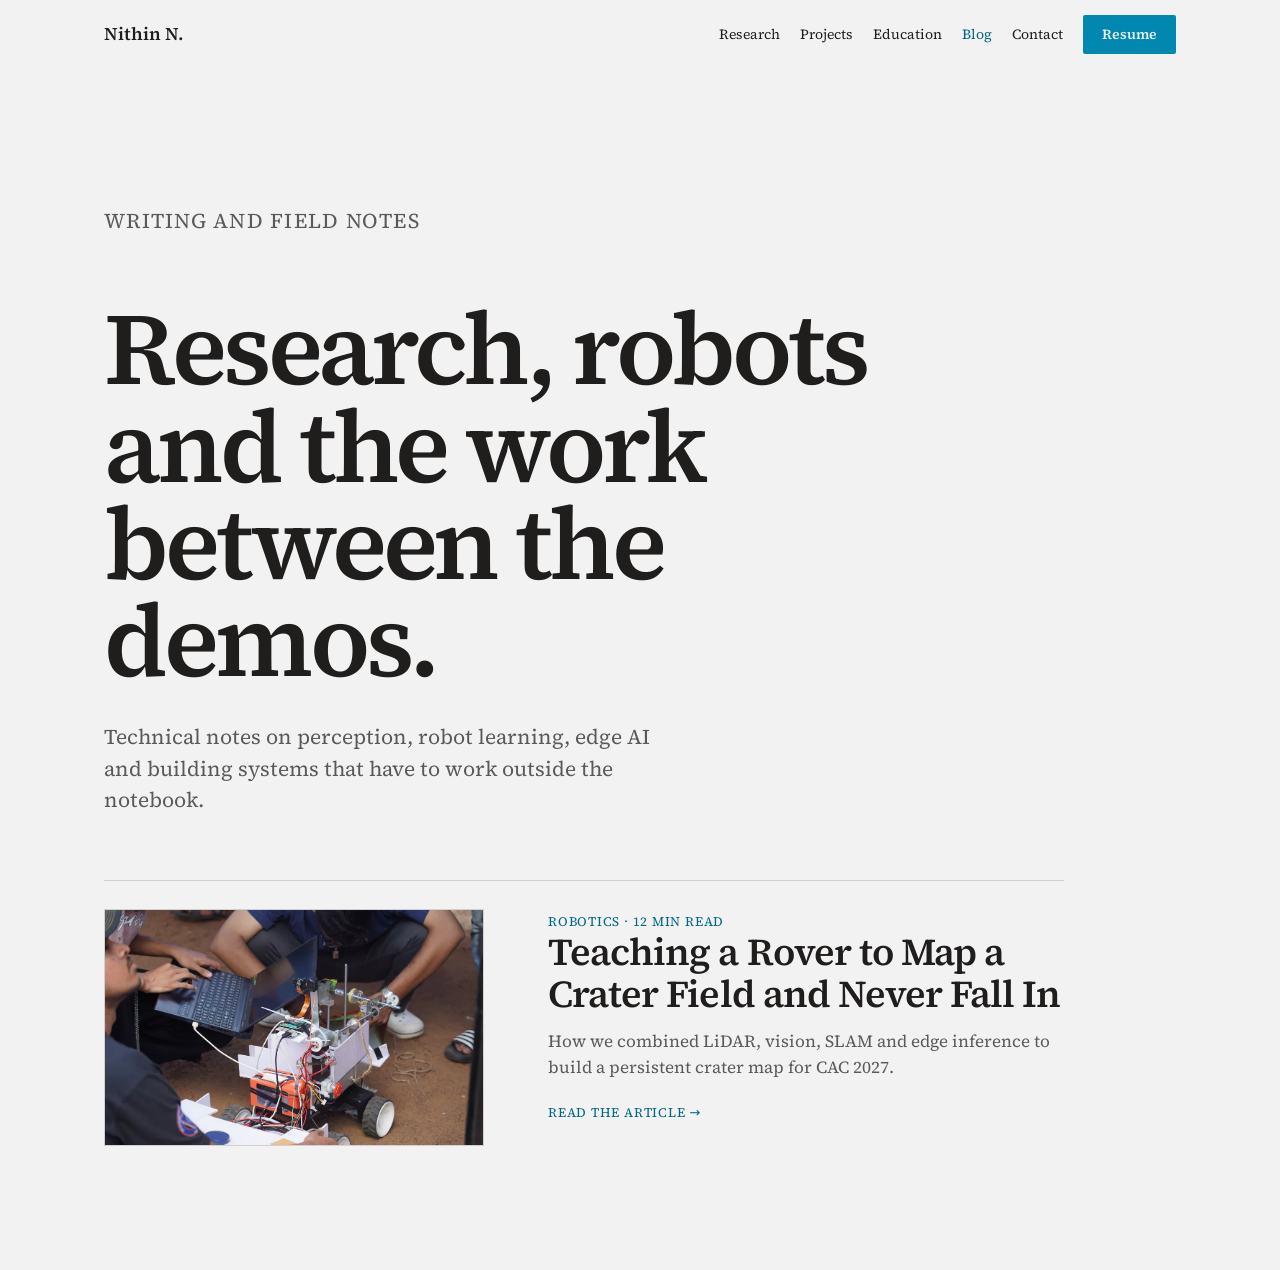
<file: blog/index.html>
<!DOCTYPE html>
<html lang="en">
<head>
<meta charset="utf-8">
<meta name="viewport" content="width=device-width, initial-scale=1">
<title>Blog - Nithin N</title>
<link rel="canonical" href="https://nithin03.vercel.app/blog">
<meta property="og:type" content="website">
<meta property="og:title" content="Blog - Nithin N">
<meta property="og:description" content="Research notes and engineering write-ups by Nithin N.">
<meta property="og:url" content="https://nithin03.vercel.app/blog">
<meta property="og:image" content="https://nithin03.vercel.app/assets/img/rover-team.jpg">
<meta name="twitter:card" content="summary_large_image">
<meta name="description" content="Research notes and engineering write-ups by Nithin N.">
<link rel="stylesheet" href="/assets/css/site.css">
<style>
  body { margin: 0; background: var(--color-bg); color: var(--color-text); }
  .blog-index { max-width: 1200px; margin: 0 auto; padding: 104px clamp(20px, 5vw, 72px) 96px; }
  .blog-index h1 { max-width: 800px; margin: 0; font-size: clamp(56px, 8vw, 112px); line-height: .95; letter-spacing: -.04em; }
  .blog-index > p { max-width: 560px; margin: 32px 0 64px; font-size: 21px; line-height: 1.5; color: color-mix(in srgb, var(--color-text) 72%, transparent); }
  .post-card { display: grid; grid-template-columns: minmax(220px, 380px) 1fr; gap: clamp(24px, 5vw, 72px); max-width: 960px; padding: 28px 0; border-top: 1px solid var(--color-divider); text-decoration: none; color: inherit; }
  .post-card img { width: 100%; aspect-ratio: 16 / 10; object-fit: cover; border: 1px solid var(--color-divider); }
  .post-card h2 { margin: 0 0 12px; font-size: clamp(25px, 3vw, 38px); line-height: 1.1; letter-spacing: -.025em; }
  .post-card p { margin: 0 0 20px; font-size: 17px; line-height: 1.55; color: color-mix(in srgb, var(--color-text) 72%, transparent); }
  .post-meta { font-size: 13px; letter-spacing: .06em; text-transform: uppercase; color: var(--color-accent-700); }
  @media (max-width: 680px) { .blog-index { padding-top: 72px; } .post-card { grid-template-columns: 1fr; gap: 20px; } }
</style>
</head>
<body>
<nav class="nav" style="position: sticky; top: 0; z-index: 20; background: var(--color-bg); flex-wrap: wrap; row-gap: 6px; padding-inline: max(clamp(20px, 5vw, 72px), calc((100% - 1200px) / 2 + clamp(20px, 5vw, 72px)));">
  <a href="/" class="nav-brand" style="font-size: 18px; color: var(--color-text);">Nithin N.</a>
  <a href="/#research">Research</a><a href="/#projects">Projects</a><a href="/#education">Education</a>
  <a href="/blog" aria-current="page" style="color: var(--color-accent-700);">Blog</a><a href="/#contact">Contact</a>
  <a class="btn btn-primary" href="/assets/Nithin_N_Resume.pdf" target="_blank" rel="noopener" style="color: var(--color-bg);">Resume</a>
</nav>
<main class="blog-index">
  <p class="post-meta">Writing and field notes</p>
  <h1>Research, robots and the work between the demos.</h1>
  <p>Technical notes on perception, robot learning, edge AI and building systems that have to work outside the notebook.</p>
  <a class="post-card" href="/blog/crater-rover">
    <img src="/assets/img/rover-team.jpg" alt="The NITK Caterbots rover team">
    <span><span class="post-meta">Robotics · 12 min read</span><h2>Teaching a Rover to Map a Crater Field and Never Fall In</h2><p>How we combined LiDAR, vision, SLAM and edge inference to build a persistent crater map for CAC 2027.</p><span class="post-meta">Read the article →</span></span>
  </a>
</main>
</body>
</html>
</file>
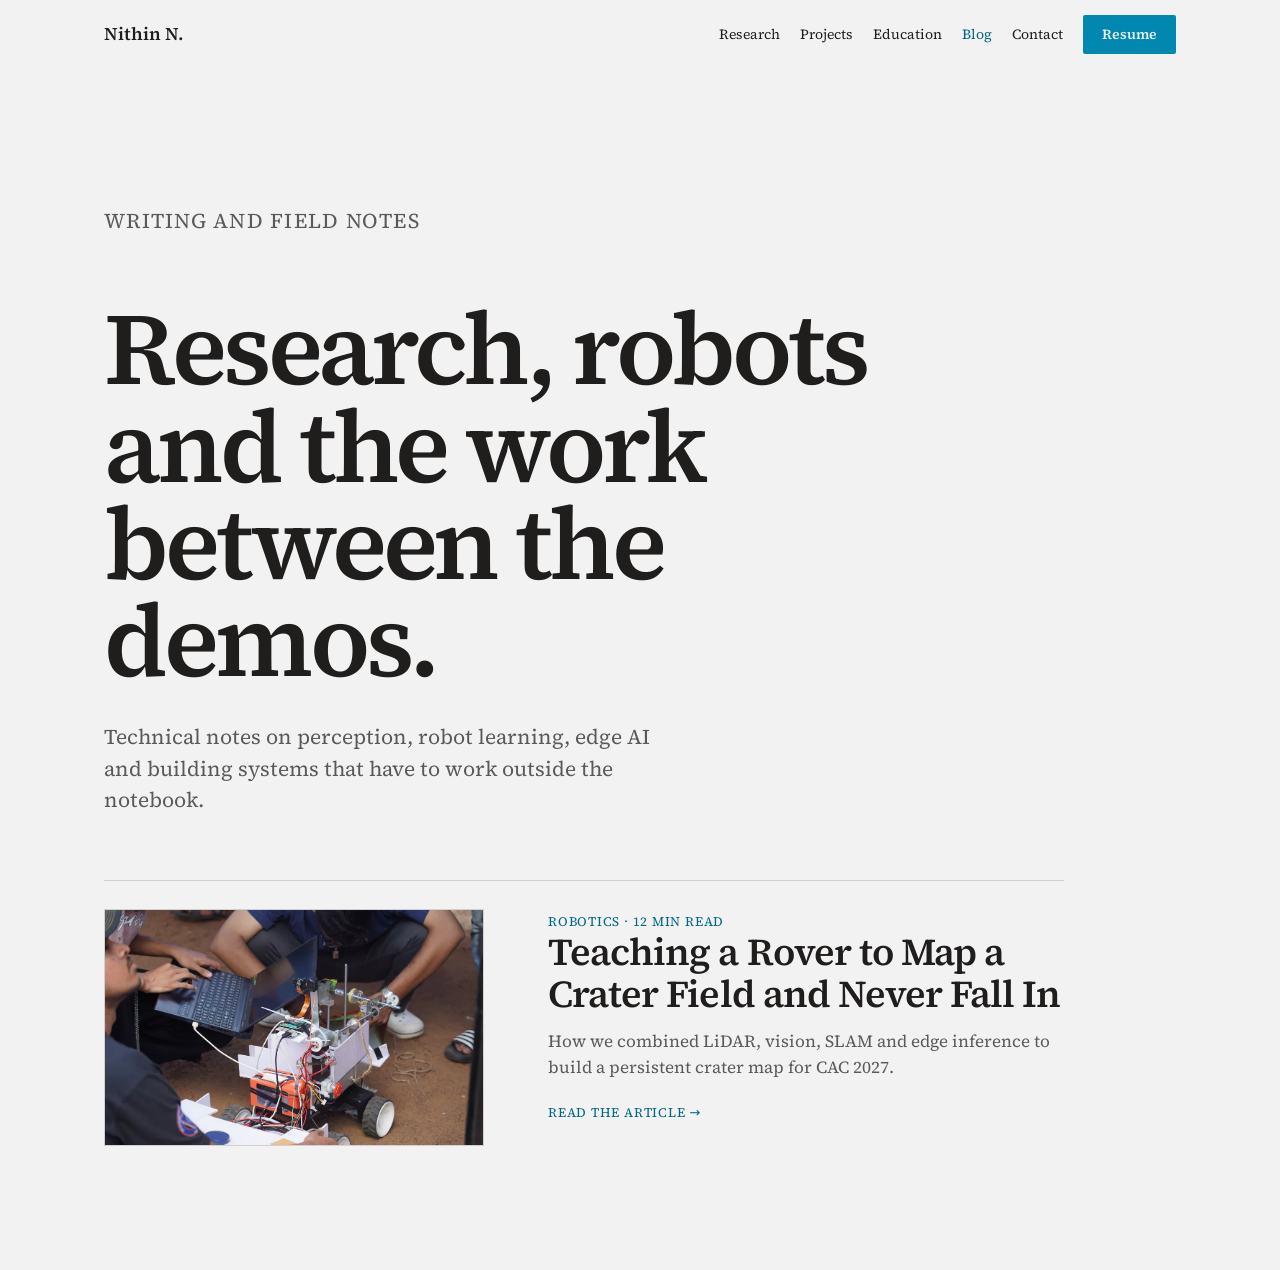
<file: Blog.html>
<!DOCTYPE html>
<html lang="en">
<head>
<meta charset="utf-8">
<meta name="viewport" content="width=device-width, initial-scale=1">
<title>Blog - Nithin N</title>
<meta name="description" content="Research notes and engineering write-ups by Nithin N.">
<link rel="stylesheet" href="assets/css/site.css">
<style>
  body { margin: 0; background: var(--color-bg); color: var(--color-text); }
  .blog-index { max-width: 1200px; margin: 0 auto; padding: 104px clamp(20px, 5vw, 72px) 96px; }
  .blog-index h1 { max-width: 800px; margin: 0; font-size: clamp(56px, 8vw, 112px); line-height: .95; letter-spacing: -.04em; }
  .blog-index > p { max-width: 560px; margin: 32px 0 64px; font-size: 21px; line-height: 1.5; color: color-mix(in srgb, var(--color-text) 72%, transparent); }
  .post-card { display: grid; grid-template-columns: minmax(220px, 380px) 1fr; gap: clamp(24px, 5vw, 72px); max-width: 960px; padding: 28px 0; border-top: 1px solid var(--color-divider); text-decoration: none; color: inherit; }
  .post-card img { width: 100%; aspect-ratio: 16 / 10; object-fit: cover; border: 1px solid var(--color-divider); }
  .post-card h2 { margin: 0 0 12px; font-size: clamp(25px, 3vw, 38px); line-height: 1.1; letter-spacing: -.025em; }
  .post-card p { margin: 0 0 20px; font-size: 17px; line-height: 1.55; color: color-mix(in srgb, var(--color-text) 72%, transparent); }
  .post-meta { font-size: 13px; letter-spacing: .06em; text-transform: uppercase; color: var(--color-accent-700); }
  @media (max-width: 680px) { .blog-index { padding-top: 72px; } .post-card { grid-template-columns: 1fr; gap: 20px; } }
</style>
</head>
<body>
<nav class="nav" style="position: sticky; top: 0; z-index: 20; background: var(--color-bg); flex-wrap: wrap; row-gap: 6px; padding-inline: max(clamp(20px, 5vw, 72px), calc((100% - 1200px) / 2 + clamp(20px, 5vw, 72px)));">
  <a href="index.html" class="nav-brand" style="font-size: 18px; color: var(--color-text);">Nithin N.</a>
  <a href="index.html#research">Research</a><a href="index.html#projects">Projects</a><a href="index.html#education">Education</a>
  <a href="Blog.html" aria-current="page" style="color: var(--color-accent-700);">Blog</a><a href="index.html#contact">Contact</a>
  <a class="btn btn-primary" href="assets/Nithin_N_Resume.pdf" target="_blank" rel="noopener" style="color: var(--color-bg);">Resume</a>
</nav>
<main class="blog-index">
  <p class="post-meta">Writing and field notes</p>
  <h1>Research, robots and the work between the demos.</h1>
  <p>Technical notes on perception, robot learning, edge AI and building systems that have to work outside the notebook.</p>
  <a class="post-card" href="blogs/crater-rover.html">
    <img src="assets/img/rover-team.jpg" alt="The NITK Caterbots rover team">
    <span><span class="post-meta">Robotics · 12 min read</span><h2>Teaching a Rover to Map a Crater Field and Never Fall In</h2><p>How we combined LiDAR, vision, SLAM and edge inference to build a persistent crater map for CAC 2027.</p><span class="post-meta">Read the article →</span></span>
  </a>
</main>
</body>
</html>
</file>
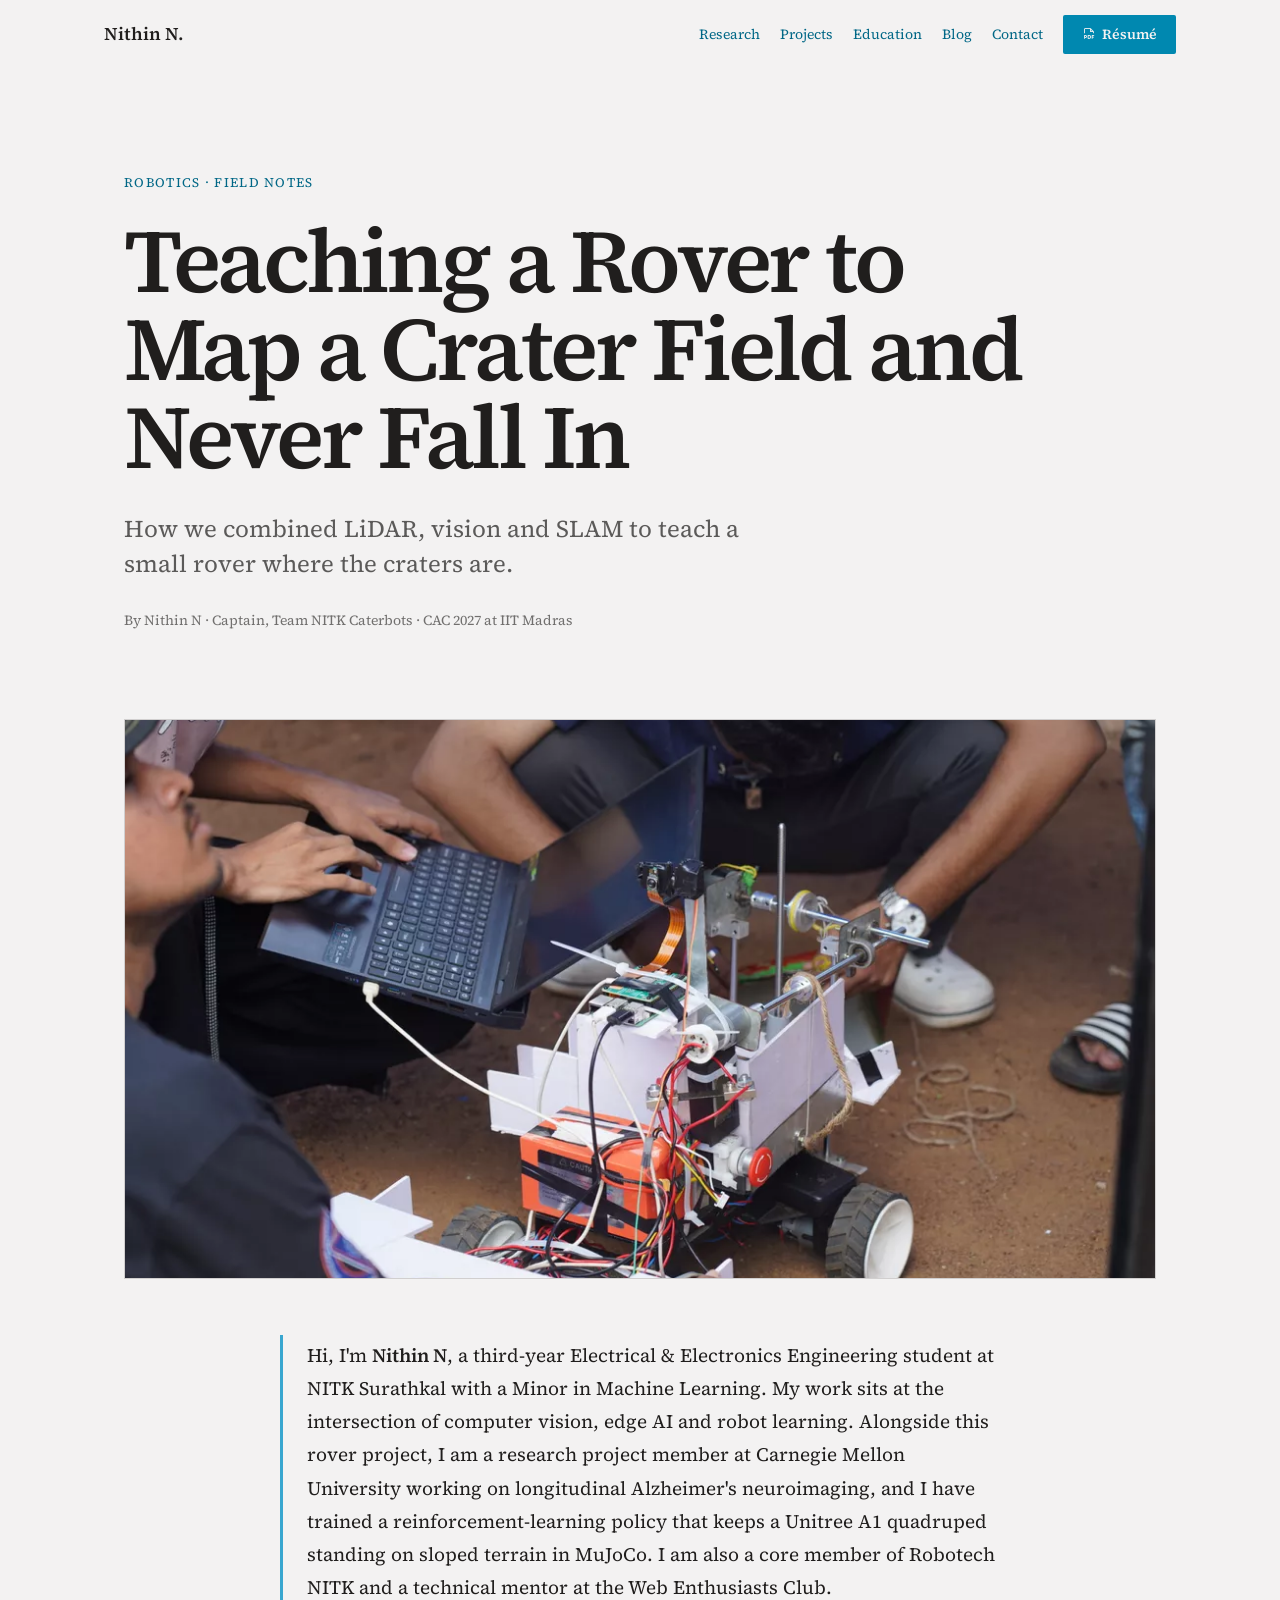
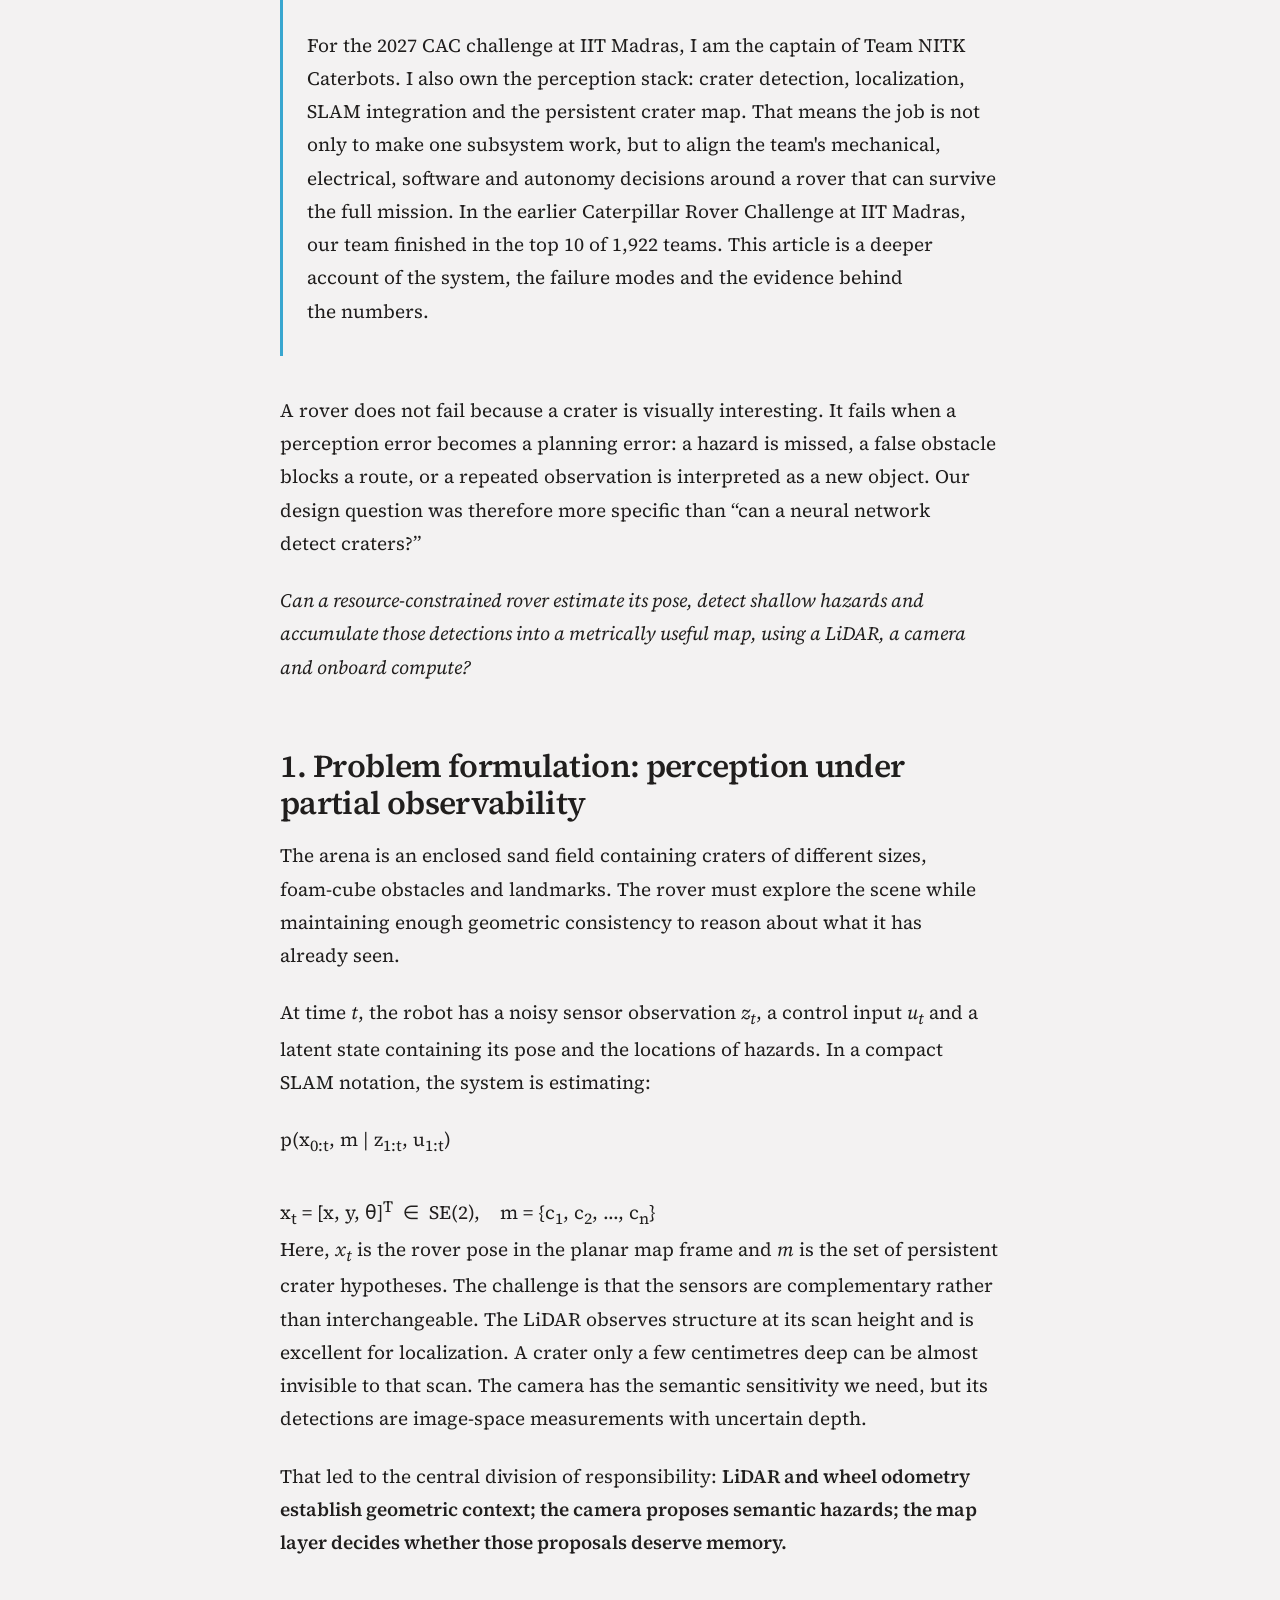
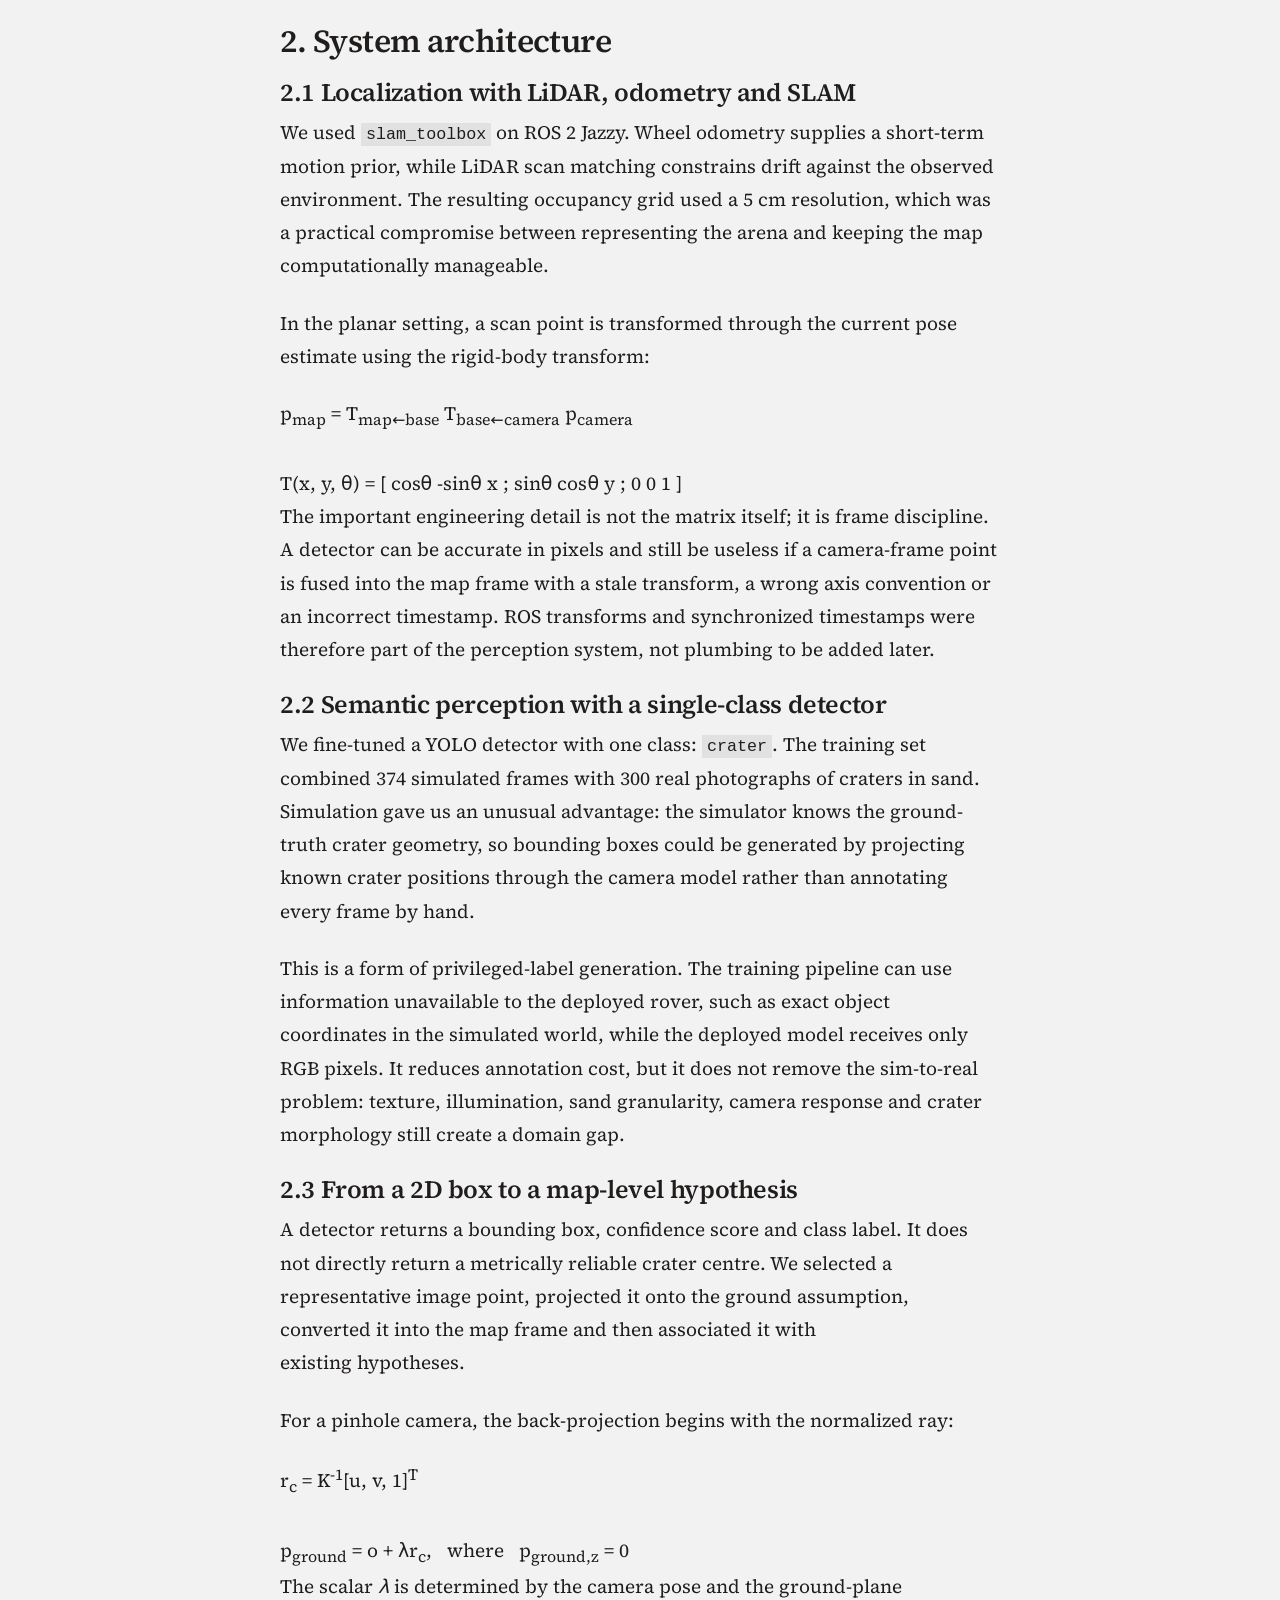
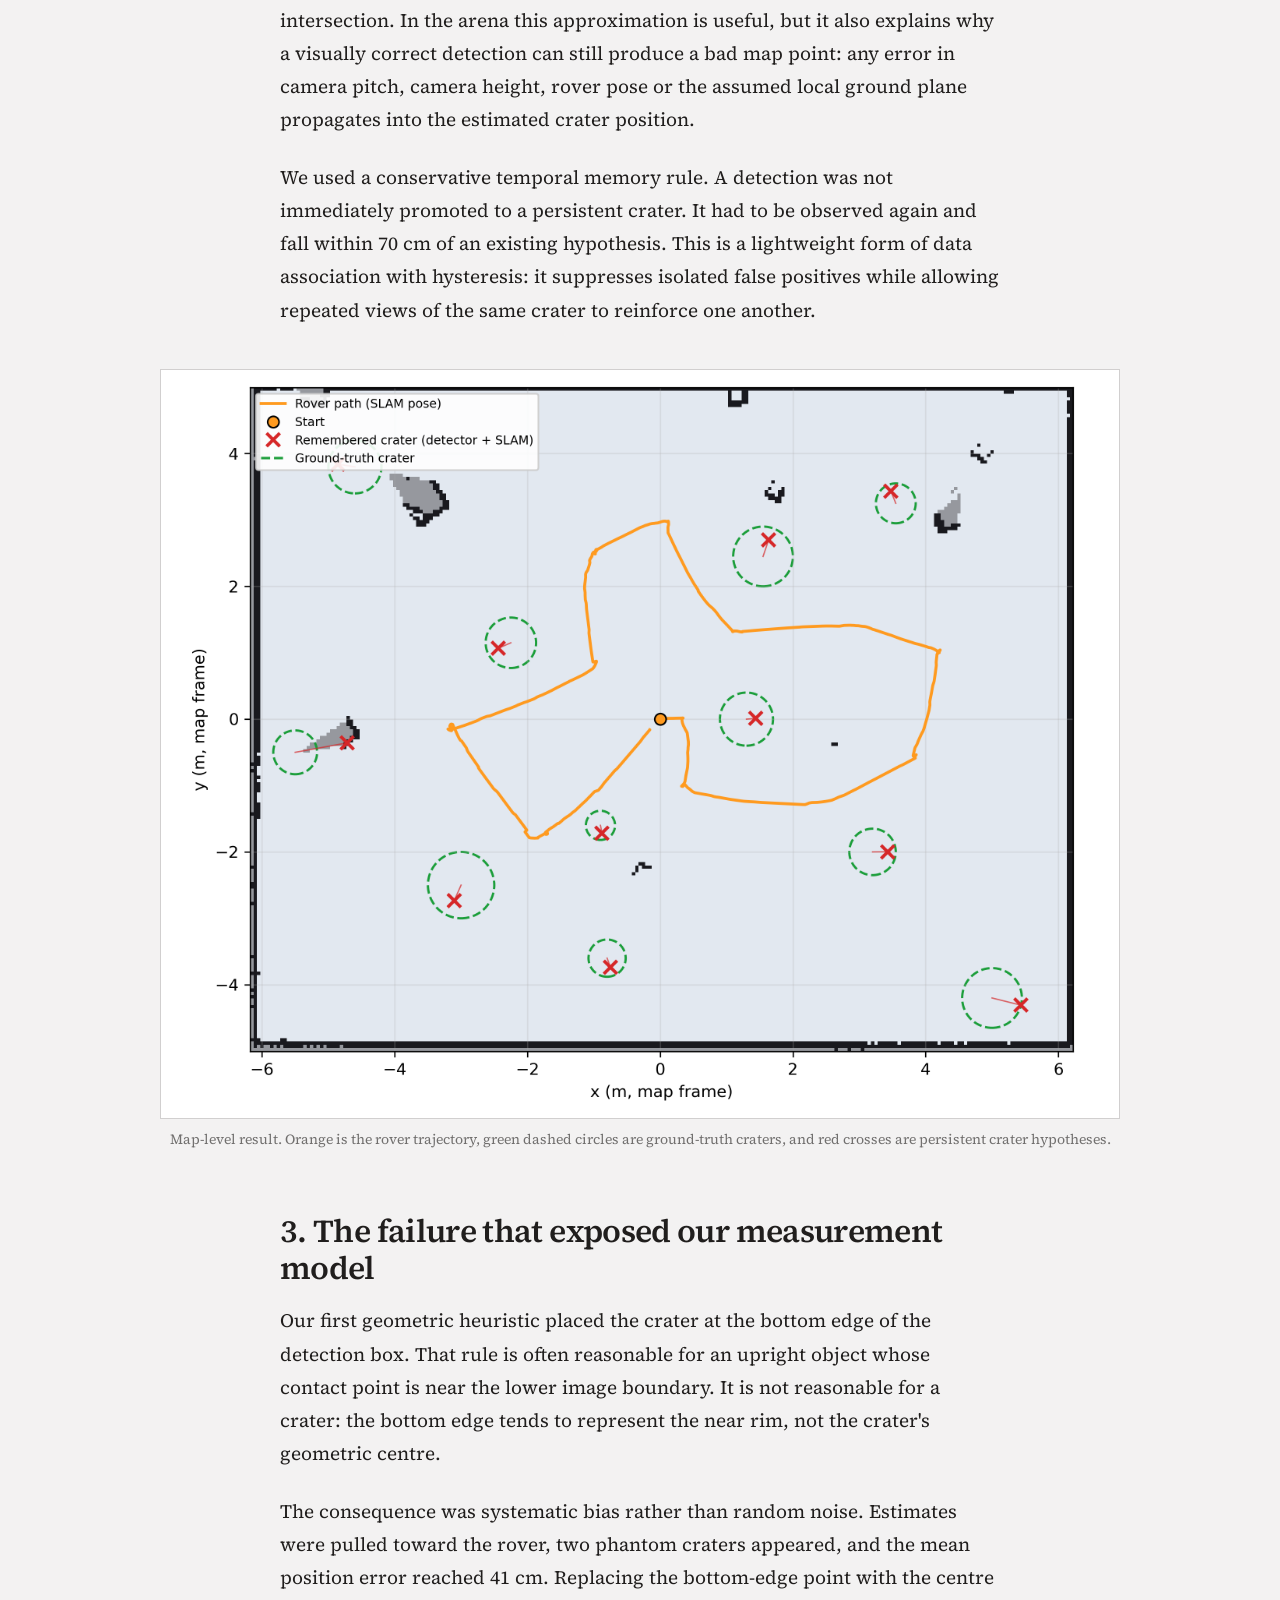
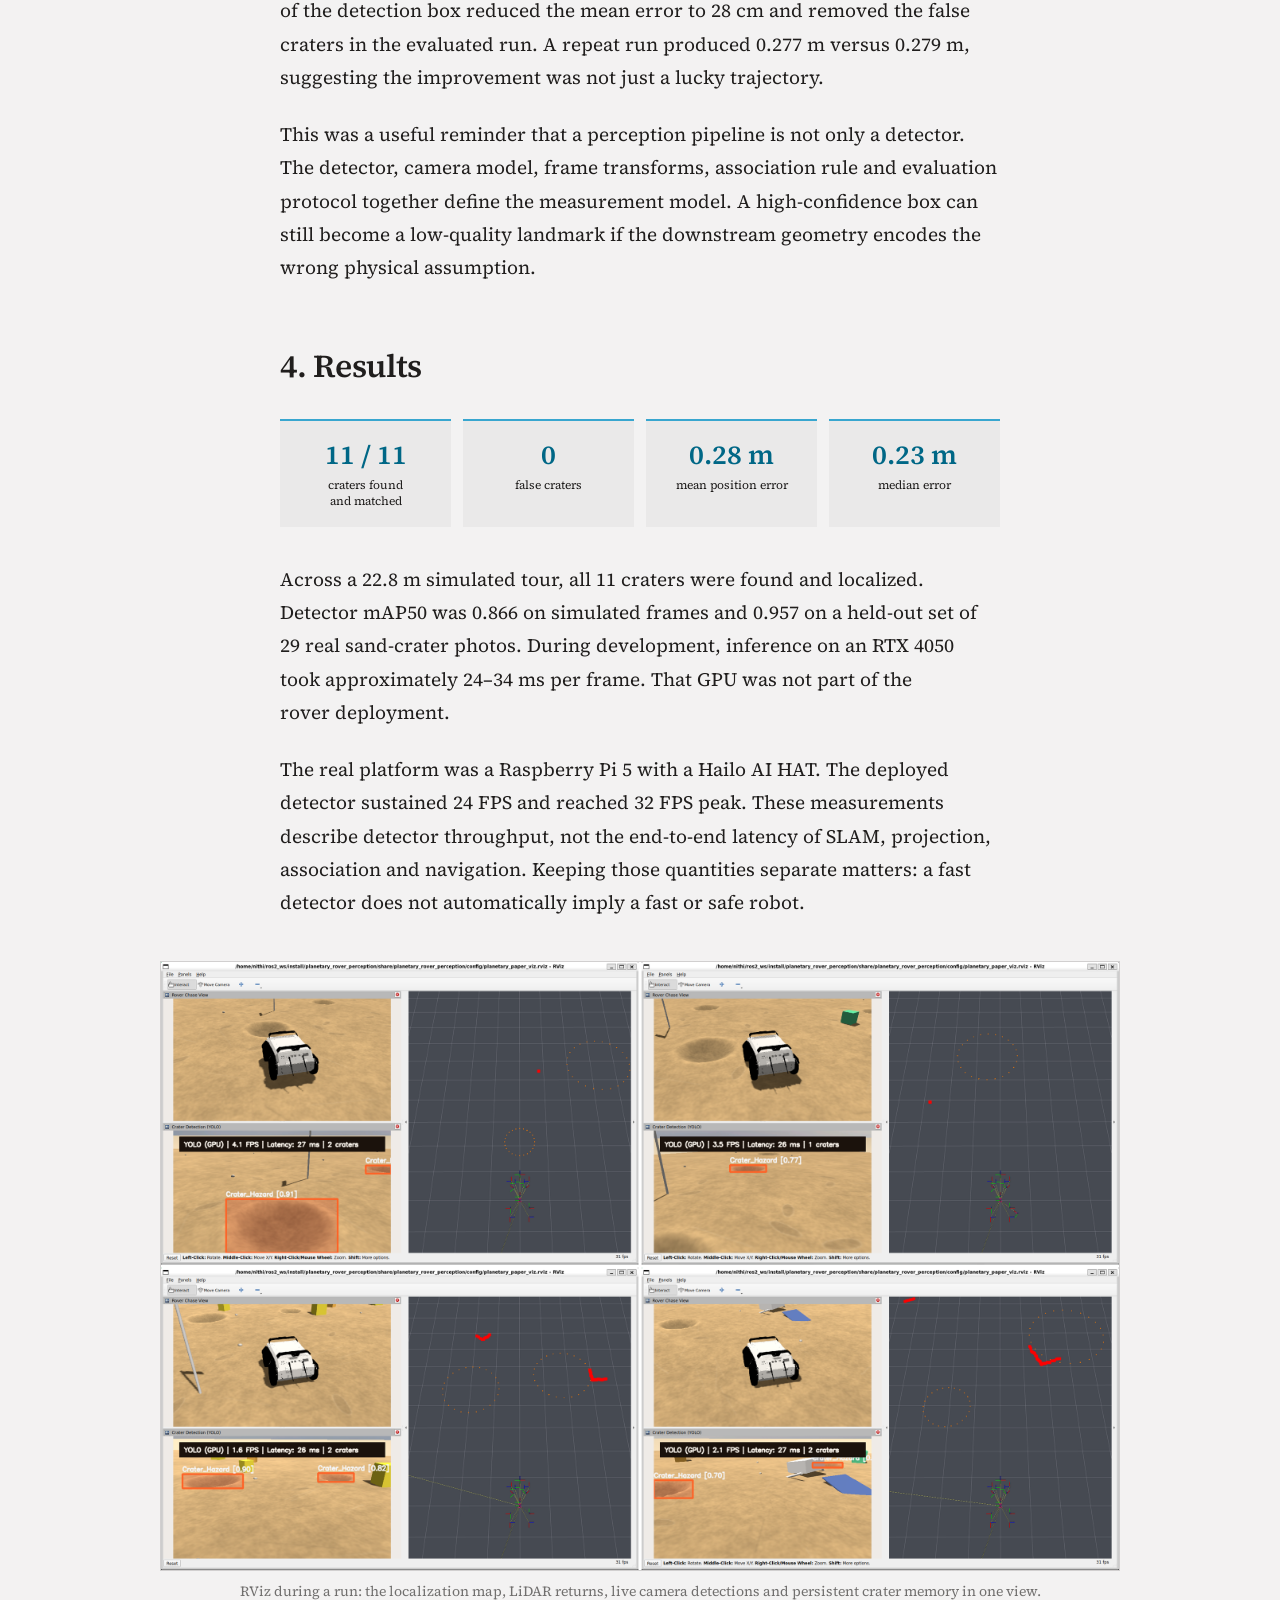
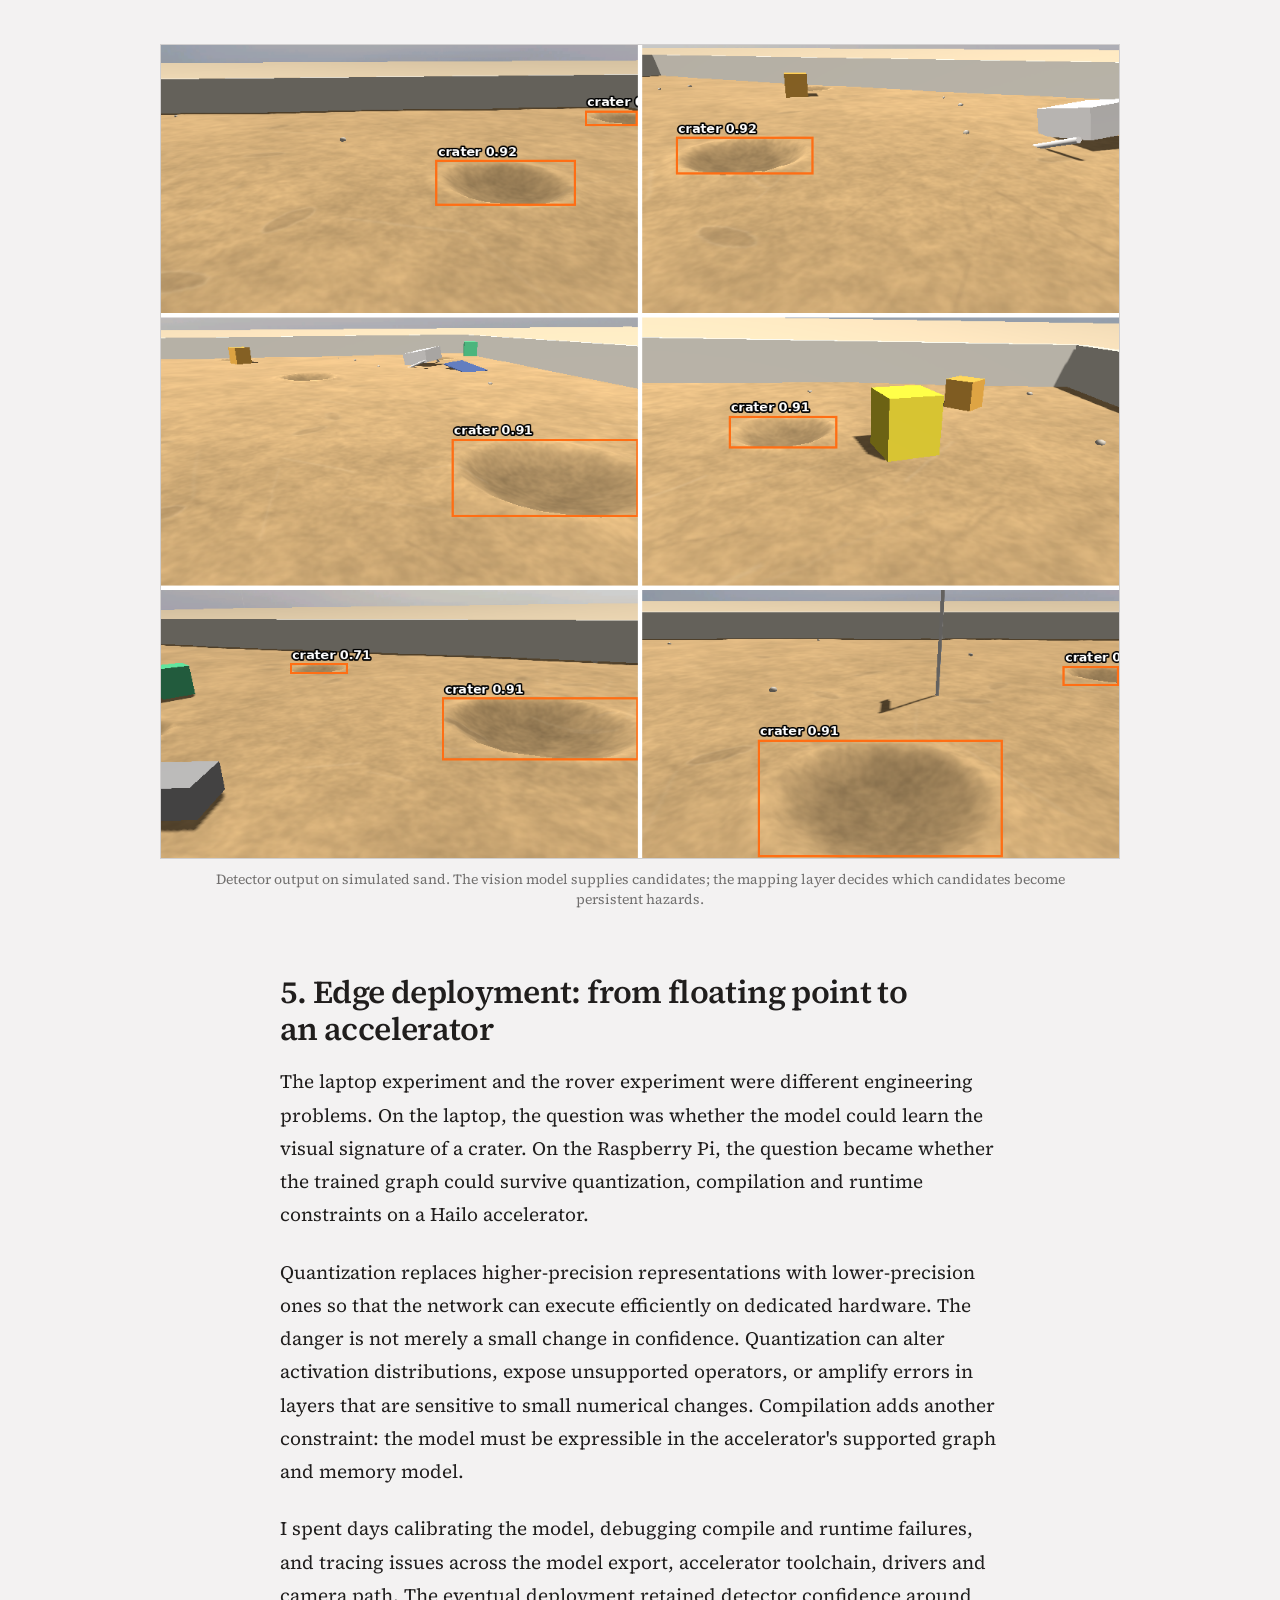
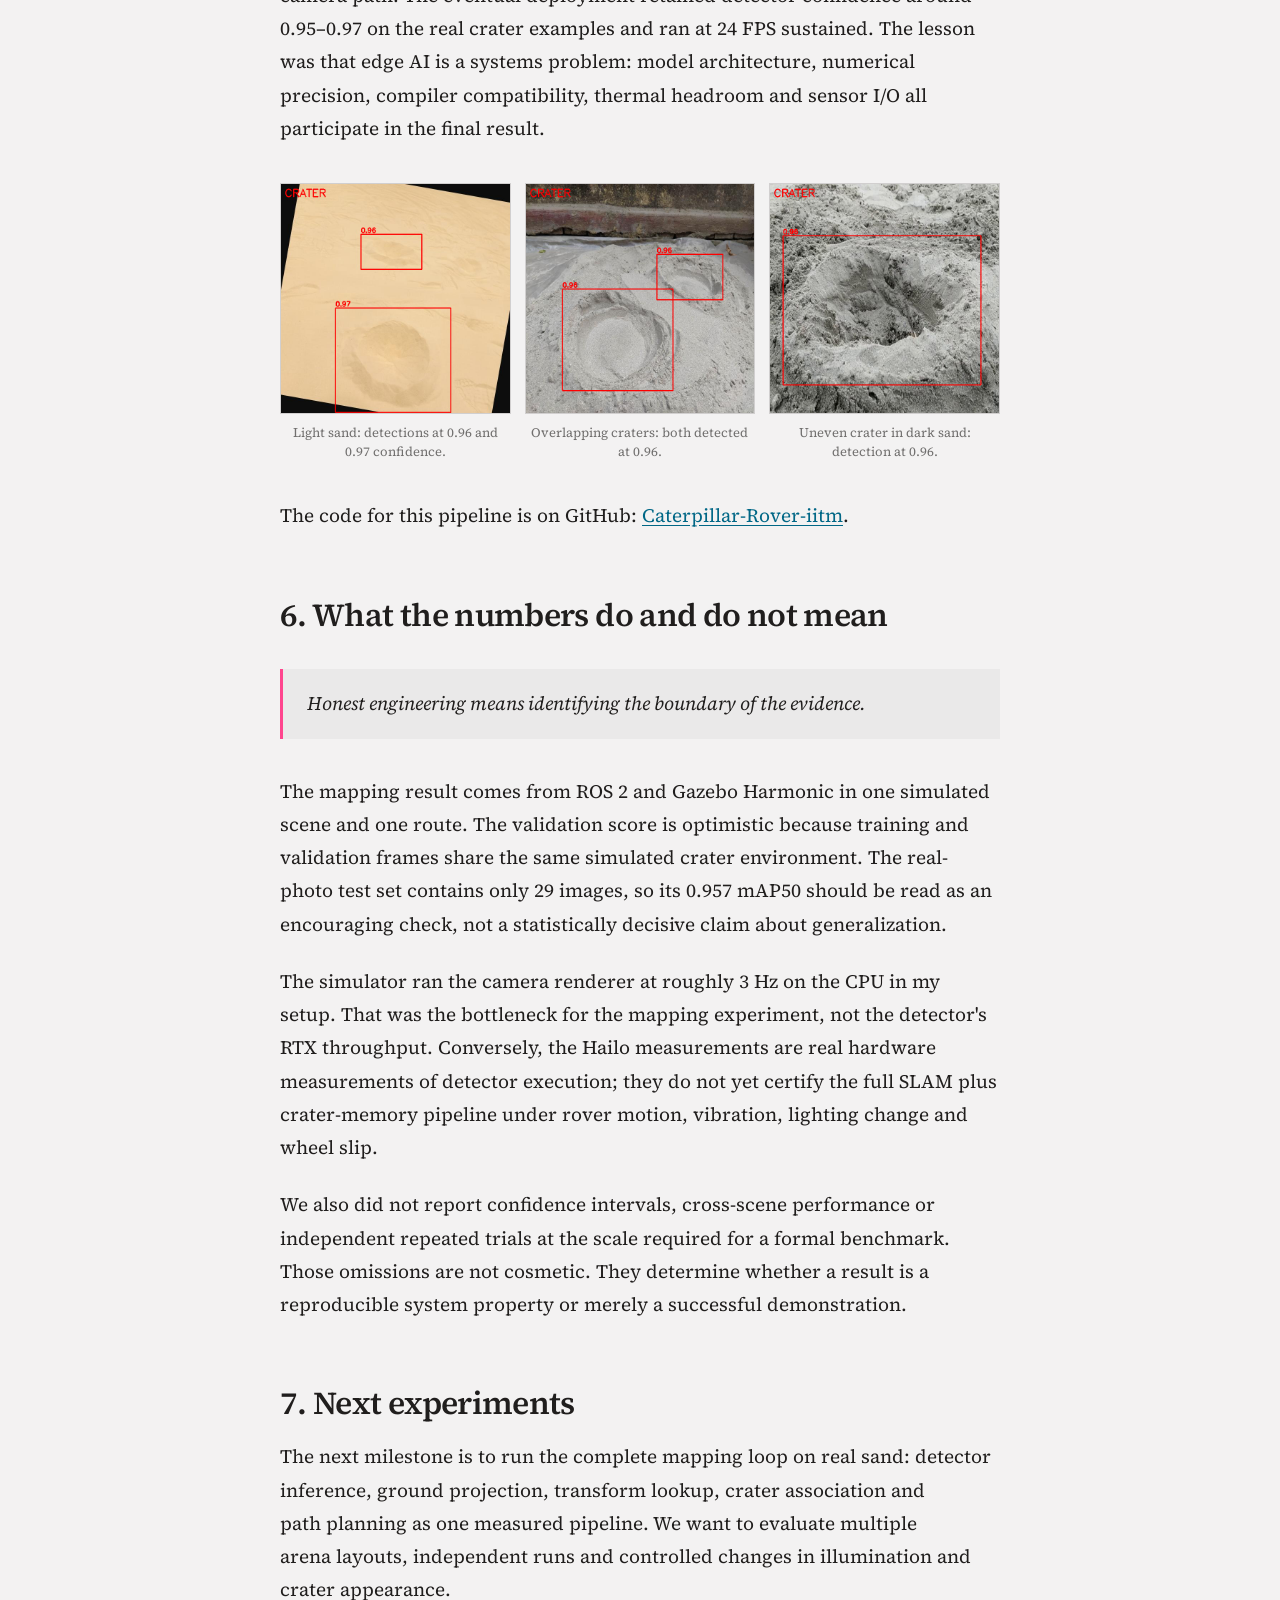
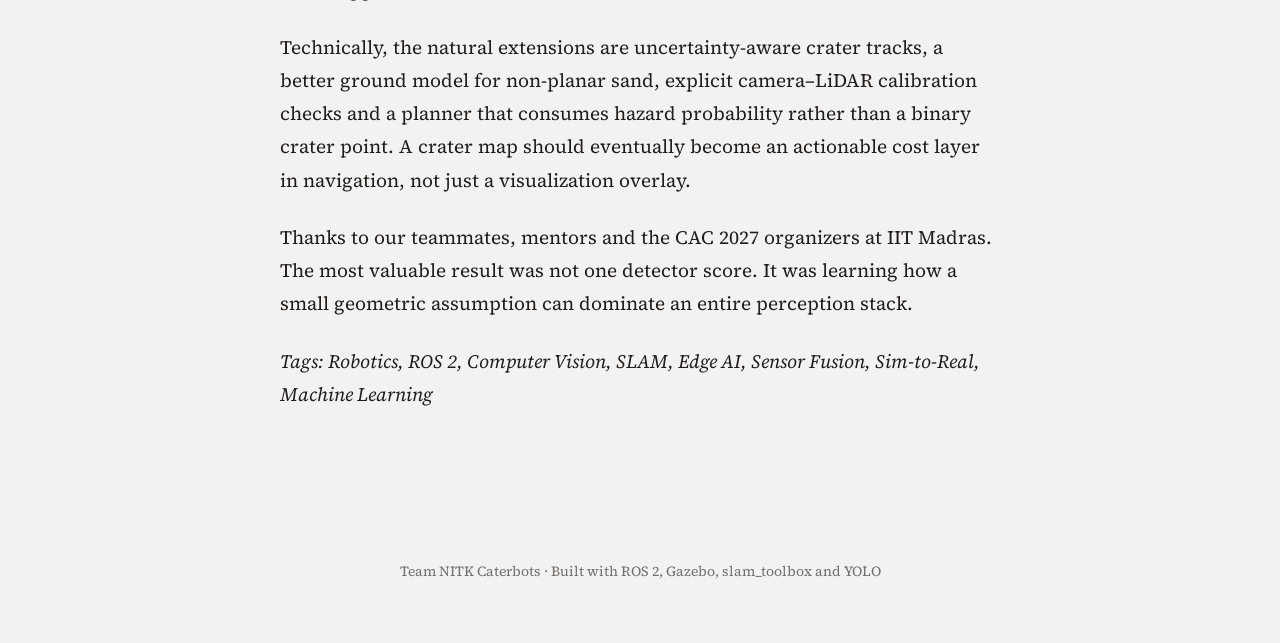
<file: blog/crater-rover.html>
<!DOCTYPE html>
<html lang="en">
<head>
<meta charset="utf-8">
<meta name="viewport" content="width=device-width, initial-scale=1">
<title>Teaching a Rover to Map a Crater Field and Never Fall In | Nithin N</title>
<link rel="canonical" href="https://nithin03.vercel.app/blog/crater-rover">
<meta property="og:type" content="article">
<meta property="og:title" content="Teaching a Rover to Map a Crater Field and Never Fall In | Nithin N">
<meta property="og:description" content="How captain Nithin N and Team NITK Caterbots built a crater detector, SLAM pipeline and persistent hazard map for CAC 2027.">
<meta property="og:url" content="https://nithin03.vercel.app/blog/crater-rover">
<meta property="og:image" content="https://nithin03.vercel.app/assets/blog/figures/fig1_slam_map.png">
<meta name="twitter:card" content="summary_large_image">
<meta name="description" content="How captain Nithin N and Team NITK Caterbots built a crater detector, SLAM pipeline and persistent hazard map for CAC 2027.">
<link rel="icon" href="data:image/svg+xml,%3Csvg xmlns=%27http://www.w3.org/2000/svg%27 viewBox=%270 0 64 64%27%3E%3Crect width=%2764%27 height=%2764%27 fill=%27%23f3f2f2%27/%3E%3Ctext x=%2732%27 y=%2750%27 font-family=%27Georgia,serif%27 font-weight=%27700%27 font-size=%2748%27 text-anchor=%27middle%27 fill=%27%23201e1d%27%3EN%3C/text%3E%3C/svg%3E">
<link rel="stylesheet" href="/assets/css/site.css">
<style>
  body { margin: 0; background: var(--color-bg); color: var(--color-text); text-wrap: pretty; }
  .blog-page a { color: var(--color-accent-700); }
  .blog-page a:hover { color: var(--color-accent-600); }
  .article-hero { max-width: 1160px; margin: 0 auto; padding: 104px clamp(20px, 5vw, 72px) 48px; }
  .article-kicker { margin: 0 0 24px; color: var(--color-accent-700); font-size: 13px; letter-spacing: .1em; text-transform: uppercase; }
  .article-hero h1 { max-width: 950px; margin: 0; font-size: clamp(48px, 7vw, 92px); line-height: .98; letter-spacing: -.04em; }
  .article-deck { max-width: 650px; margin: 32px 0 0; font-size: clamp(19px, 2vw, 24px); line-height: 1.45; color: color-mix(in srgb, var(--color-text) 72%, transparent); }
  .article-meta { margin-top: 28px; font-size: 14px; color: color-mix(in srgb, var(--color-text) 62%, transparent); }
  .article-cover { max-width: 1160px; margin: 24px auto 0; padding: 0 clamp(20px, 5vw, 72px); }
  .article-cover img { display: block; width: 100%; max-height: 560px; object-fit: cover; border: 1px solid var(--color-divider); }
  .article { max-width: 760px; margin: 0 auto; padding: 56px 20px 96px; font-size: 19px; line-height: 1.75; }
  .article p { margin: 0 0 24px; }
  .article-intro { margin: 0 0 38px; padding: 4px 0 4px 24px; border-left: 3px solid var(--color-accent-500); }
  .article h2 { margin: 64px 0 18px; font-size: 32px; line-height: 1.15; letter-spacing: -.02em; }
  .article figure { margin: 42px -120px; }
  .article figure img { display: block; width: 100%; border: 1px solid var(--color-divider); }
  .article figcaption { margin-top: 10px; text-align: center; font-size: 14px; line-height: 1.45; color: color-mix(in srgb, var(--color-text) 62%, transparent); }
  .article code { padding: 2px 5px; background: color-mix(in srgb, var(--color-text) 8%, transparent); font-size: .88em; }
  .stats { display: grid; grid-template-columns: repeat(4, 1fr); gap: 12px; margin: 34px 0 36px; }
  .stat { padding: 18px 12px; border-top: 2px solid var(--color-accent-500); background: var(--color-surface); text-align: center; }
  .stat b { display: block; color: var(--color-accent-700); font-size: 27px; line-height: 1.2; }
  .stat span { display: block; margin-top: 5px; font-size: 12px; line-height: 1.35; }
  .article blockquote { margin: 36px 0; padding: 18px 24px; border-left: 3px solid var(--color-accent-2-500); background: var(--color-surface); font-style: italic; }
  .triple { display: grid; grid-template-columns: repeat(3, 1fr); gap: 14px; margin: 38px 0; }
  .triple figure { margin: 0; }
  .triple figcaption { font-size: 13px; }
  @media (max-width: 840px) {
    .article { font-size: 18px; }
    .article figure { margin: 36px 0; }
  }
  @media (max-width: 620px) {
    .stats, .triple { grid-template-columns: repeat(2, 1fr); }
    .article-hero { padding-top: 72px; }
    .article h2 { margin-top: 48px; font-size: 28px; }
  }
</style>
</head>
<body>
<div class="blog-page">
  <nav class="nav" style="position: sticky; top: 0; z-index: 20; background: var(--color-bg); flex-wrap: wrap; row-gap: 6px; padding-inline: max(clamp(20px, 5vw, 72px), calc((100% - 1200px) / 2 + clamp(20px, 5vw, 72px)));">
    <a href="/" class="nav-brand" style="font-size: 18px; color: var(--color-text);">Nithin N.</a>
    <a href="/#research">Research</a>
    <a href="/#projects">Projects</a>
    <a href="/#education">Education</a>
    <a href="/blog" aria-current="page" style="color: var(--color-accent-700);">Blog</a>
    <a href="/#contact">Contact</a>
    <a class="btn btn-primary" href="/assets/Nithin_N_Resume.pdf" target="_blank" rel="noopener" style="color: var(--color-bg);"><i class="ph-duotone ph-file-pdf" aria-hidden="true"></i>Résumé</a>
  </nav>
  <header class="article-hero">
    <p class="article-kicker">Robotics · Field notes</p>
    <h1>Teaching a Rover to Map a Crater Field and Never Fall In</h1>
    <p class="article-deck">How we combined LiDAR, vision and SLAM to teach a small rover where the craters are.</p>
    <p class="article-meta">By Nithin N · Captain, Team NITK Caterbots · CAC 2027 at IIT Madras</p>
  </header>
  <div class="article-cover">
    <img src="/assets/img/rover-team.jpg" alt="The NITK Caterbots rover team">
  </div>
  <main class="article">
<div class="article-intro">
<p>Hi, I'm <strong>Nithin N</strong>, a third-year Electrical &amp; Electronics Engineering student at NITK Surathkal with a Minor in Machine Learning. My work sits at the intersection of computer vision, edge AI and robot learning. Alongside this rover project, I am a research project member at Carnegie Mellon University working on longitudinal Alzheimer's neuroimaging, and I have trained a reinforcement-learning policy that keeps a Unitree A1 quadruped standing on sloped terrain in MuJoCo. I am also a core member of Robotech NITK and a technical mentor at the Web Enthusiasts Club.</p>

<p>For the 2027 CAC challenge at IIT Madras, I am the captain of Team NITK Caterbots. I also own the perception stack: crater detection, localization, SLAM integration and the persistent crater map. That means the job is not only to make one subsystem work, but to align the team's mechanical, electrical, software and autonomy decisions around a rover that can survive the full mission. In the earlier Caterpillar Rover Challenge at IIT Madras, our team finished in the top 10 of 1,922 teams. This article is a deeper account of the system, the failure modes and the evidence behind the numbers.</p>
</div>

<p>A rover does not fail because a crater is visually interesting. It fails when a perception error becomes a planning error: a hazard is missed, a false obstacle blocks a route, or a repeated observation is interpreted as a new object. Our design question was therefore more specific than “can a neural network detect craters?”</p>

<p><em>Can a resource-constrained rover estimate its pose, detect shallow hazards and accumulate those detections into a metrically useful map, using a LiDAR, a camera and onboard compute?</em></p>

<h2>1. Problem formulation: perception under partial observability</h2>

<p>The arena is an enclosed sand field containing craters of different sizes, foam-cube obstacles and landmarks. The rover must explore the scene while maintaining enough geometric consistency to reason about what it has already seen.</p>

<p>At time <em>t</em>, the robot has a noisy sensor observation <em>z<sub>t</sub></em>, a control input <em>u<sub>t</sub></em> and a latent state containing its pose and the locations of hazards. In a compact SLAM notation, the system is estimating:</p>

<div class="equation">p(x<sub>0:t</sub>, m | z<sub>1:t</sub>, u<sub>1:t</sub>)<br><br>x<sub>t</sub> = [x, y, &theta;]<sup>T</sup> &nbsp;&isin;&nbsp; SE(2), &nbsp;&nbsp; m = {c<sub>1</sub>, c<sub>2</sub>, ..., c<sub>n</sub>}</div>

<p>Here, <em>x<sub>t</sub></em> is the rover pose in the planar map frame and <em>m</em> is the set of persistent crater hypotheses. The challenge is that the sensors are complementary rather than interchangeable. The LiDAR observes structure at its scan height and is excellent for localization. A crater only a few centimetres deep can be almost invisible to that scan. The camera has the semantic sensitivity we need, but its detections are image-space measurements with uncertain depth.</p>

<p>That led to the central division of responsibility: <strong>LiDAR and wheel odometry establish geometric context; the camera proposes semantic hazards; the map layer decides whether those proposals deserve memory.</strong></p>

<h2>2. System architecture</h2>

<h3>2.1 Localization with LiDAR, odometry and SLAM</h3>

<p>We used <code>slam_toolbox</code> on ROS&nbsp;2 Jazzy. Wheel odometry supplies a short-term motion prior, while LiDAR scan matching constrains drift against the observed environment. The resulting occupancy grid used a 5&nbsp;cm resolution, which was a practical compromise between representing the arena and keeping the map computationally manageable.</p>

<p>In the planar setting, a scan point is transformed through the current pose estimate using the rigid-body transform:</p>

<div class="equation">p<sub>map</sub> = T<sub>map&larr;base</sub> T<sub>base&larr;camera</sub> p<sub>camera</sub><br><br>T(x, y, &theta;) = [ cos&theta;  -sin&theta;  x ; sin&theta;  cos&theta;  y ; 0  0  1 ]</div>

<p>The important engineering detail is not the matrix itself; it is frame discipline. A detector can be accurate in pixels and still be useless if a camera-frame point is fused into the map frame with a stale transform, a wrong axis convention or an incorrect timestamp. ROS transforms and synchronized timestamps were therefore part of the perception system, not plumbing to be added later.</p>

<h3>2.2 Semantic perception with a single-class detector</h3>

<p>We fine-tuned a YOLO detector with one class: <code>crater</code>. The training set combined 374 simulated frames with 300 real photographs of craters in sand. Simulation gave us an unusual advantage: the simulator knows the ground-truth crater geometry, so bounding boxes could be generated by projecting known crater positions through the camera model rather than annotating every frame by hand.</p>

<p>This is a form of privileged-label generation. The training pipeline can use information unavailable to the deployed rover, such as exact object coordinates in the simulated world, while the deployed model receives only RGB pixels. It reduces annotation cost, but it does not remove the sim-to-real problem: texture, illumination, sand granularity, camera response and crater morphology still create a domain gap.</p>

<h3>2.3 From a 2D box to a map-level hypothesis</h3>

<p>A detector returns a bounding box, confidence score and class label. It does not directly return a metrically reliable crater centre. We selected a representative image point, projected it onto the ground assumption, converted it into the map frame and then associated it with existing hypotheses.</p>

<p>For a pinhole camera, the back-projection begins with the normalized ray:</p>

<div class="equation">r<sub>c</sub> = K<sup>-1</sup>[u, v, 1]<sup>T</sup><br><br>p<sub>ground</sub> = o + &lambda;r<sub>c</sub>, &nbsp; where &nbsp; p<sub>ground,z</sub> = 0</div>

<p>The scalar <em>&lambda;</em> is determined by the camera pose and the ground-plane intersection. In the arena this approximation is useful, but it also explains why a visually correct detection can still produce a bad map point: any error in camera pitch, camera height, rover pose or the assumed local ground plane propagates into the estimated crater position.</p>

<p>We used a conservative temporal memory rule. A detection was not immediately promoted to a persistent crater. It had to be observed again and fall within 70&nbsp;cm of an existing hypothesis. This is a lightweight form of data association with hysteresis: it suppresses isolated false positives while allowing repeated views of the same crater to reinforce one another.</p>

<figure>
  <img src="/assets/blog/figures/fig1_slam_map.png" alt="SLAM map with rover path, ground-truth craters and detected craters">
  <figcaption>Map-level result. Orange is the rover trajectory, green dashed circles are ground-truth craters, and red crosses are persistent crater hypotheses.</figcaption>
</figure>

<h2>3. The failure that exposed our measurement model</h2>

<p>Our first geometric heuristic placed the crater at the bottom edge of the detection box. That rule is often reasonable for an upright object whose contact point is near the lower image boundary. It is not reasonable for a crater: the bottom edge tends to represent the near rim, not the crater's geometric centre.</p>

<p>The consequence was systematic bias rather than random noise. Estimates were pulled toward the rover, two phantom craters appeared, and the mean position error reached 41&nbsp;cm. Replacing the bottom-edge point with the centre of the detection box reduced the mean error to 28&nbsp;cm and removed the false craters in the evaluated run. A repeat run produced 0.277&nbsp;m versus 0.279&nbsp;m, suggesting the improvement was not just a lucky trajectory.</p>

<p>This was a useful reminder that a perception pipeline is not only a detector. The detector, camera model, frame transforms, association rule and evaluation protocol together define the measurement model. A high-confidence box can still become a low-quality landmark if the downstream geometry encodes the wrong physical assumption.</p>

<h2>4. Results</h2>

<div class="stats">
  <div class="stat"><b>11 / 11</b><span>craters found and matched</span></div>
  <div class="stat"><b>0</b><span>false craters</span></div>
  <div class="stat"><b>0.28 m</b><span>mean position error</span></div>
  <div class="stat"><b>0.23 m</b><span>median error</span></div>
</div>

<p>Across a 22.8&nbsp;m simulated tour, all 11 craters were found and localized. Detector mAP50 was 0.866 on simulated frames and 0.957 on a held-out set of 29 real sand-crater photos. During development, inference on an RTX&nbsp;4050 took approximately 24&ndash;34&nbsp;ms per frame. That GPU was not part of the rover deployment.</p>

<p>The real platform was a Raspberry&nbsp;Pi&nbsp;5 with a Hailo AI HAT. The deployed detector sustained 24&nbsp;FPS and reached 32&nbsp;FPS peak. These measurements describe detector throughput, not the end-to-end latency of SLAM, projection, association and navigation. Keeping those quantities separate matters: a fast detector does not automatically imply a fast or safe robot.</p>

<figure>
  <img src="/assets/blog/figures/fig_rviz_live_detection.png" alt="RViz showing live detection and SLAM">
  <figcaption>RViz during a run: the localization map, LiDAR returns, live camera detections and persistent crater memory in one view.</figcaption>
</figure>

<figure>
  <img src="/assets/blog/figures/fig2_detections.png" alt="Crater detections on simulated sand">
  <figcaption>Detector output on simulated sand. The vision model supplies candidates; the mapping layer decides which candidates become persistent hazards.</figcaption>
</figure>

<h2>5. Edge deployment: from floating point to an accelerator</h2>

<p>The laptop experiment and the rover experiment were different engineering problems. On the laptop, the question was whether the model could learn the visual signature of a crater. On the Raspberry&nbsp;Pi, the question became whether the trained graph could survive quantization, compilation and runtime constraints on a Hailo accelerator.</p>

<p>Quantization replaces higher-precision representations with lower-precision ones so that the network can execute efficiently on dedicated hardware. The danger is not merely a small change in confidence. Quantization can alter activation distributions, expose unsupported operators, or amplify errors in layers that are sensitive to small numerical changes. Compilation adds another constraint: the model must be expressible in the accelerator's supported graph and memory model.</p>

<p>I spent days calibrating the model, debugging compile and runtime failures, and tracing issues across the model export, accelerator toolchain, drivers and camera path. The eventual deployment retained detector confidence around 0.95&ndash;0.97 on the real crater examples and ran at 24&nbsp;FPS sustained. The lesson was that edge AI is a systems problem: model architecture, numerical precision, compiler compatibility, thermal headroom and sensor I/O all participate in the final result.</p>

<div class="triple">
  <figure>
    <img src="/assets/blog/real_craters/real_detection_1.jpg" alt="Two craters in light sand">
    <figcaption>Light sand: detections at 0.96 and 0.97 confidence.</figcaption>
  </figure>
  <figure>
    <img src="/assets/blog/real_craters/real_detection_2.jpg" alt="Two overlapping craters in a sand pile">
    <figcaption>Overlapping craters: both detected at 0.96.</figcaption>
  </figure>
  <figure>
    <img src="/assets/blog/real_craters/real_detection_3.jpg" alt="A rough crater in dark sand">
    <figcaption>Uneven crater in dark sand: detection at 0.96.</figcaption>
  </figure>
</div>

<p>The code for this pipeline is on GitHub: <a href="https://github.com/Nithin031/Caterpillar-Rover-iitm">Caterpillar-Rover-iitm</a>.</p>

<h2>6. What the numbers do and do not mean</h2>

<blockquote>
  Honest engineering means identifying the boundary of the evidence.
</blockquote>

<p>The mapping result comes from ROS&nbsp;2 and Gazebo Harmonic in one simulated scene and one route. The validation score is optimistic because training and validation frames share the same simulated crater environment. The real-photo test set contains only 29 images, so its 0.957 mAP50 should be read as an encouraging check, not a statistically decisive claim about generalization.</p>

<p>The simulator ran the camera renderer at roughly 3&nbsp;Hz on the CPU in my setup. That was the bottleneck for the mapping experiment, not the detector's RTX throughput. Conversely, the Hailo measurements are real hardware measurements of detector execution; they do not yet certify the full SLAM plus crater-memory pipeline under rover motion, vibration, lighting change and wheel slip.</p>

<p>We also did not report confidence intervals, cross-scene performance or independent repeated trials at the scale required for a formal benchmark. Those omissions are not cosmetic. They determine whether a result is a reproducible system property or merely a successful demonstration.</p>

<h2>7. Next experiments</h2>

<p>The next milestone is to run the complete mapping loop on real sand: detector inference, ground projection, transform lookup, crater association and path planning as one measured pipeline. We want to evaluate multiple arena layouts, independent runs and controlled changes in illumination and crater appearance.</p>

<p>Technically, the natural extensions are uncertainty-aware crater tracks, a better ground model for non-planar sand, explicit camera–LiDAR calibration checks and a planner that consumes hazard probability rather than a binary crater point. A crater map should eventually become an actionable cost layer in navigation, not just a visualization overlay.</p>

<p>Thanks to our teammates, mentors and the CAC 2027 organizers at IIT Madras. The most valuable result was not one detector score. It was learning how a small geometric assumption can dominate an entire perception stack.</p>

<p><em>Tags: Robotics, ROS 2, Computer Vision, SLAM, Edge AI, Sensor Fusion, Sim-to-Real, Machine Learning</em></p>
  </main>
  <footer style="padding: 30px 20px 60px; text-align: center; color: color-mix(in srgb, var(--color-text) 62%, transparent); font-size: 14px;">Team NITK Caterbots · Built with ROS 2, Gazebo, slam_toolbox and YOLO</footer>
</div>
</body>
</html>
</file>
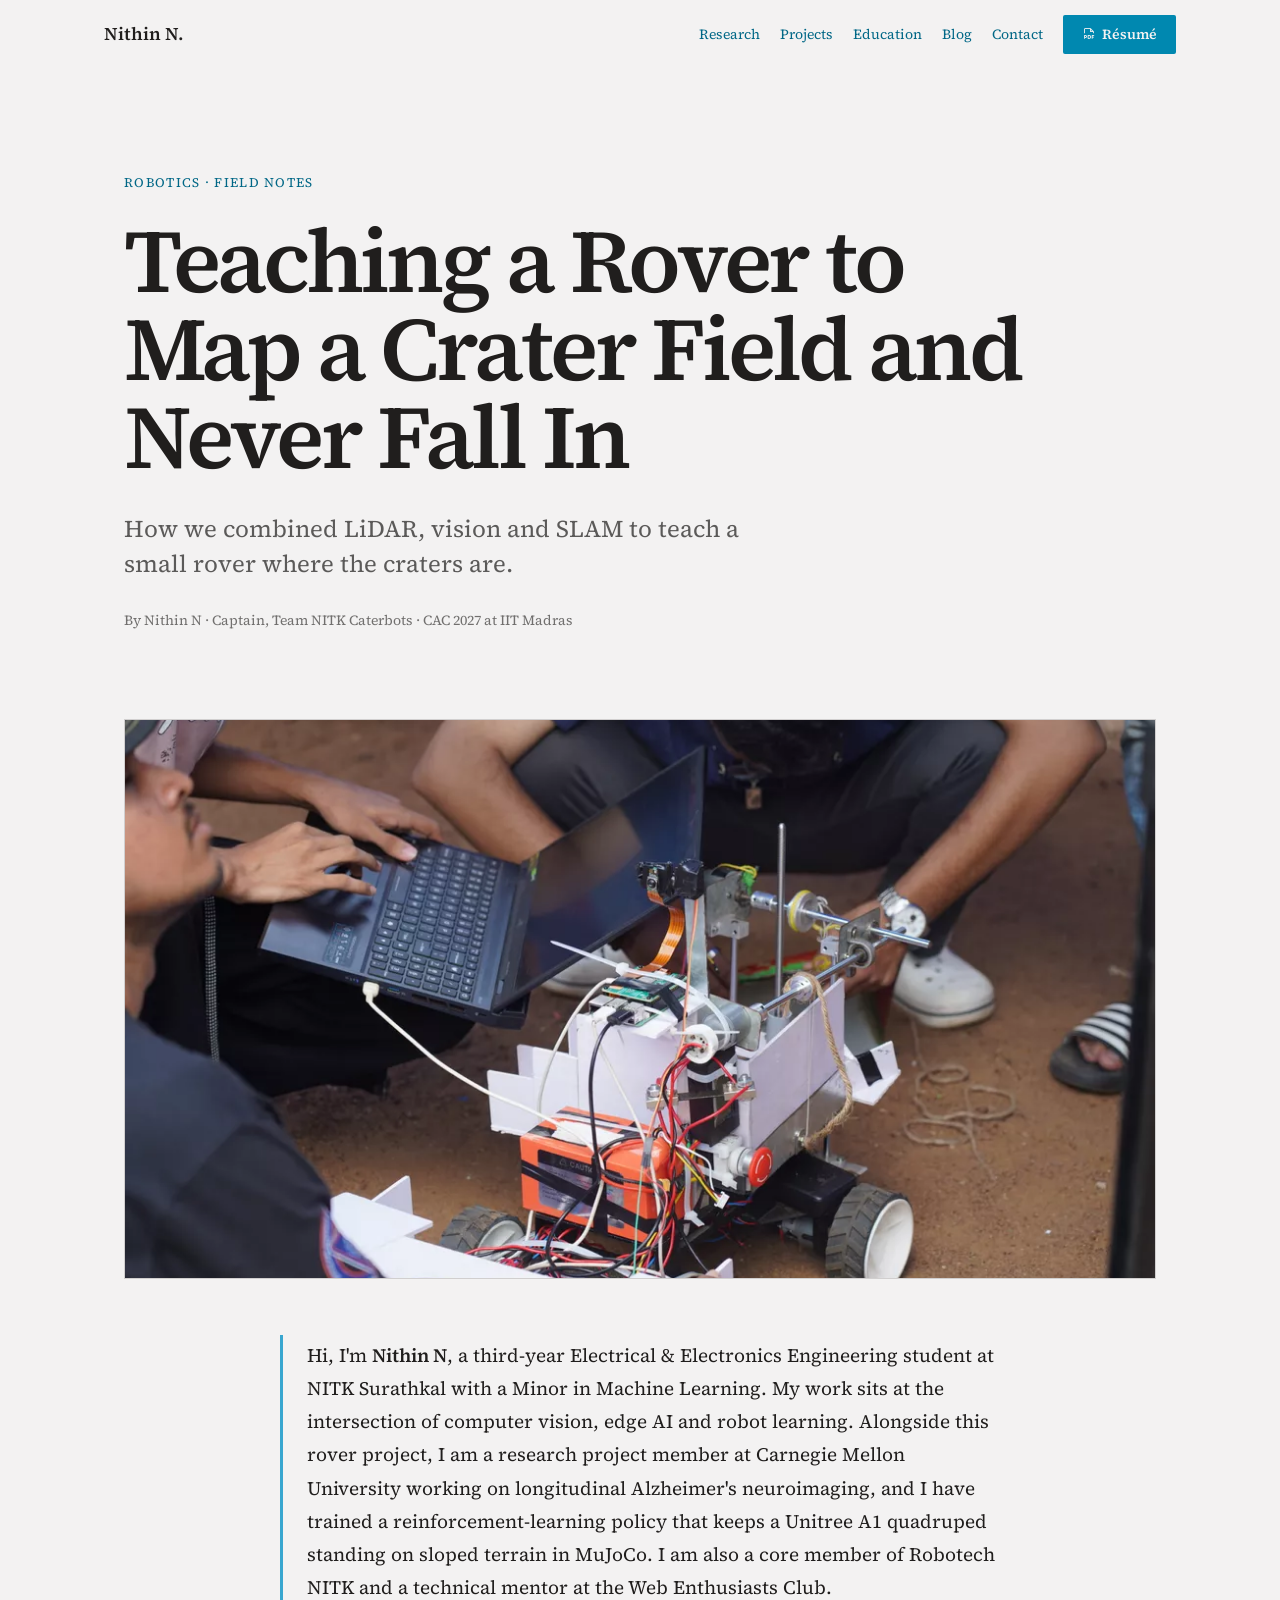
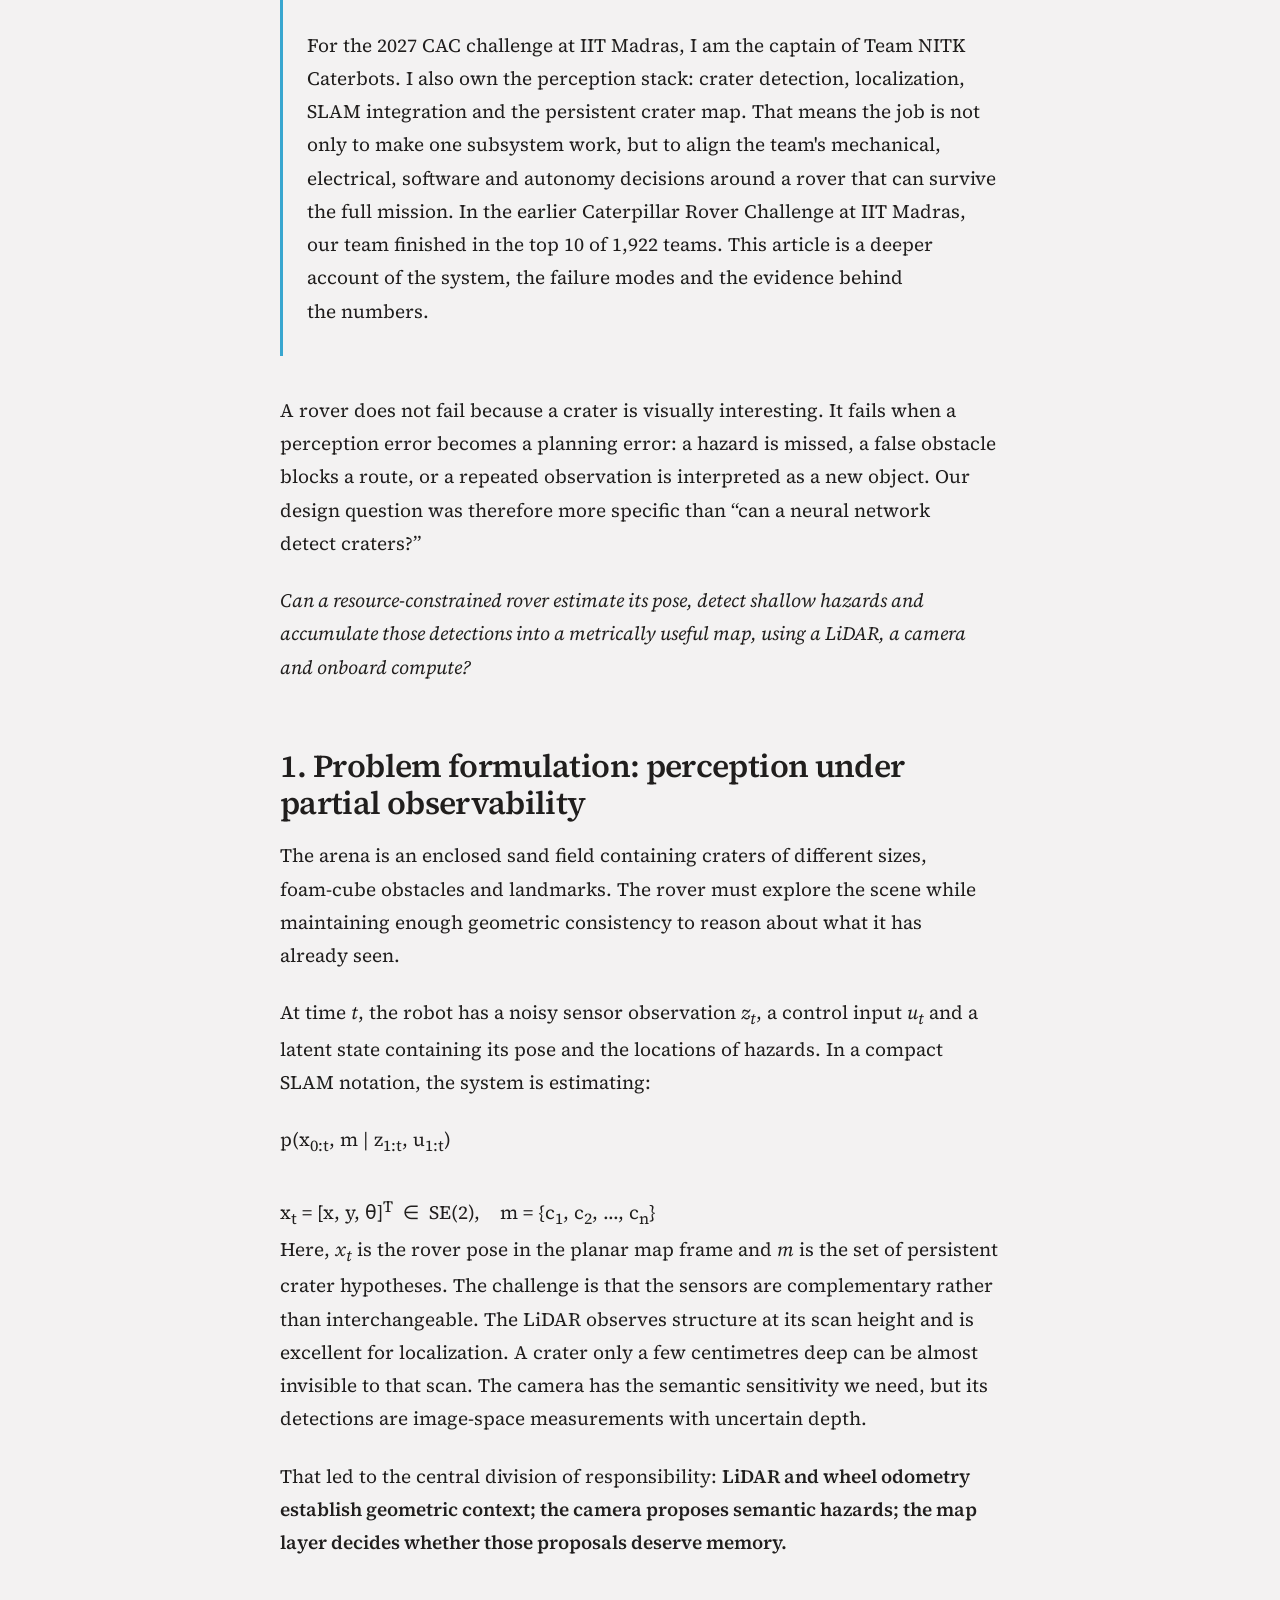
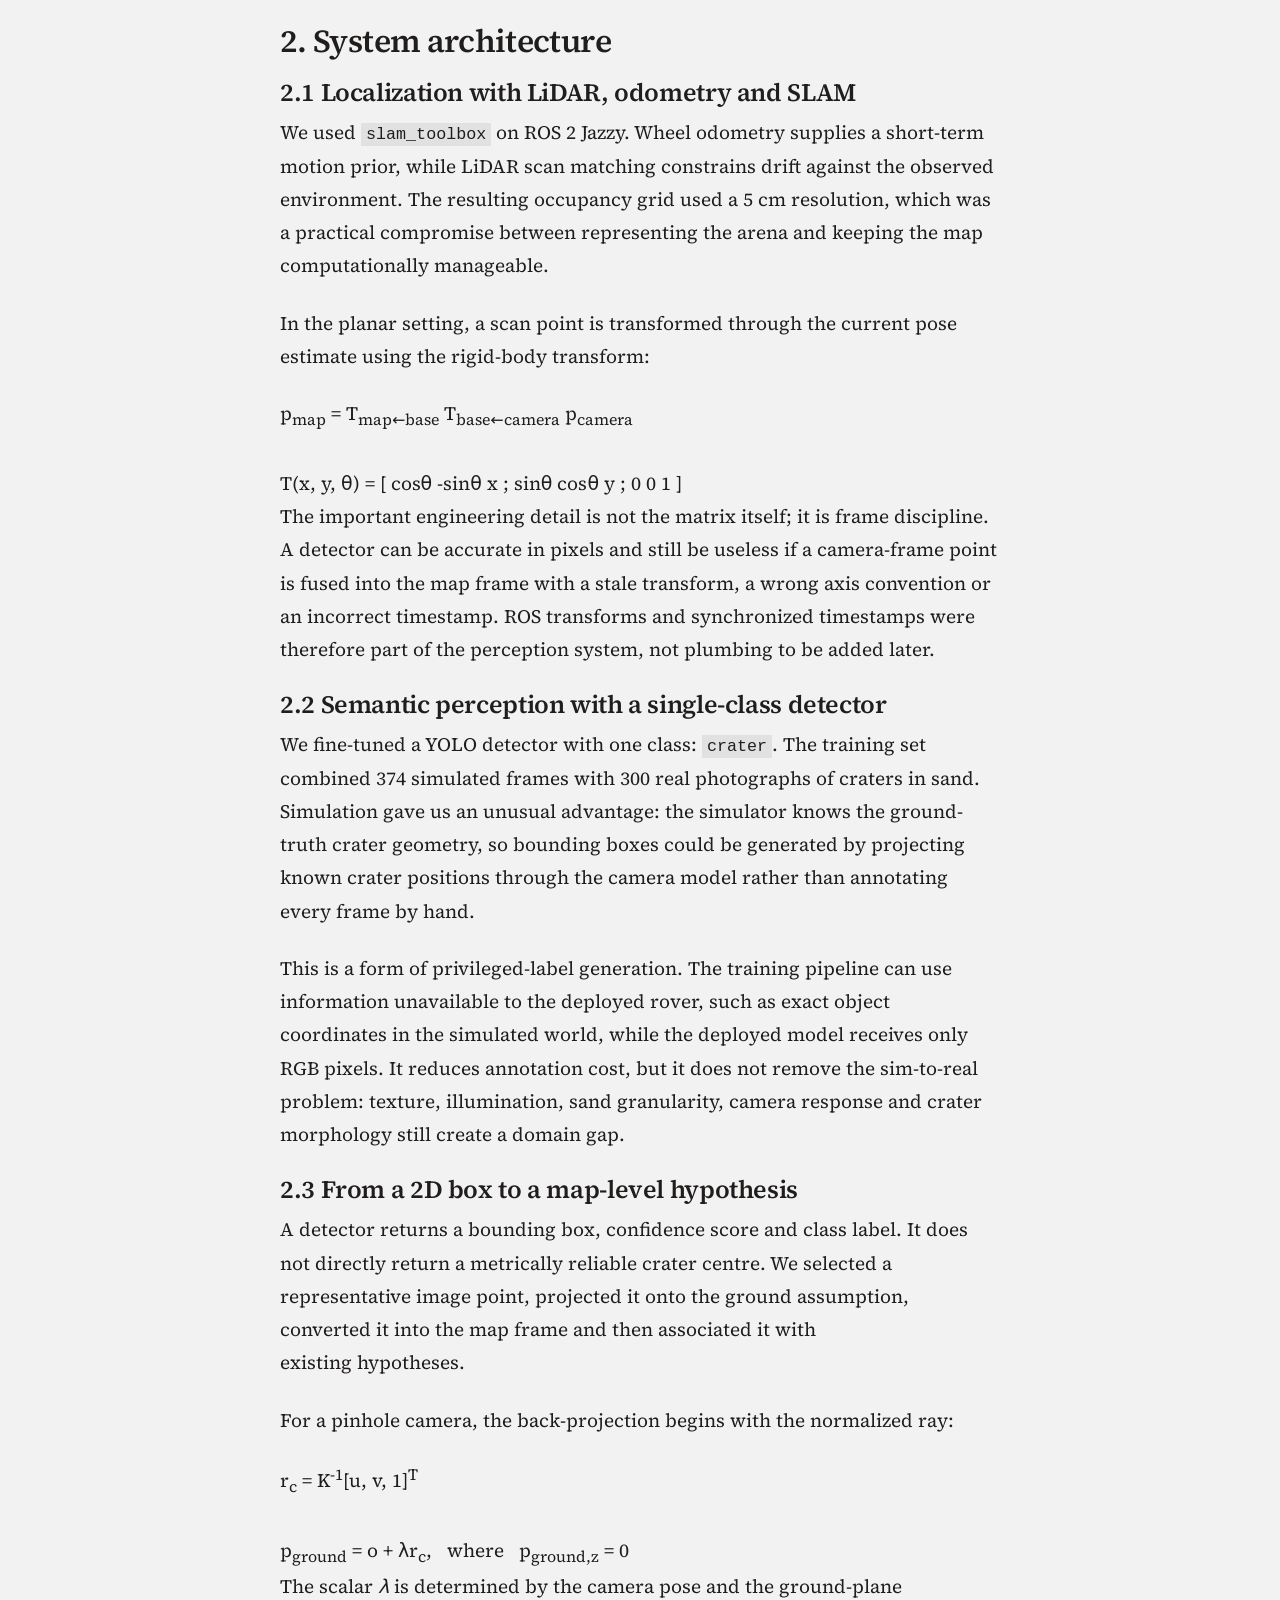
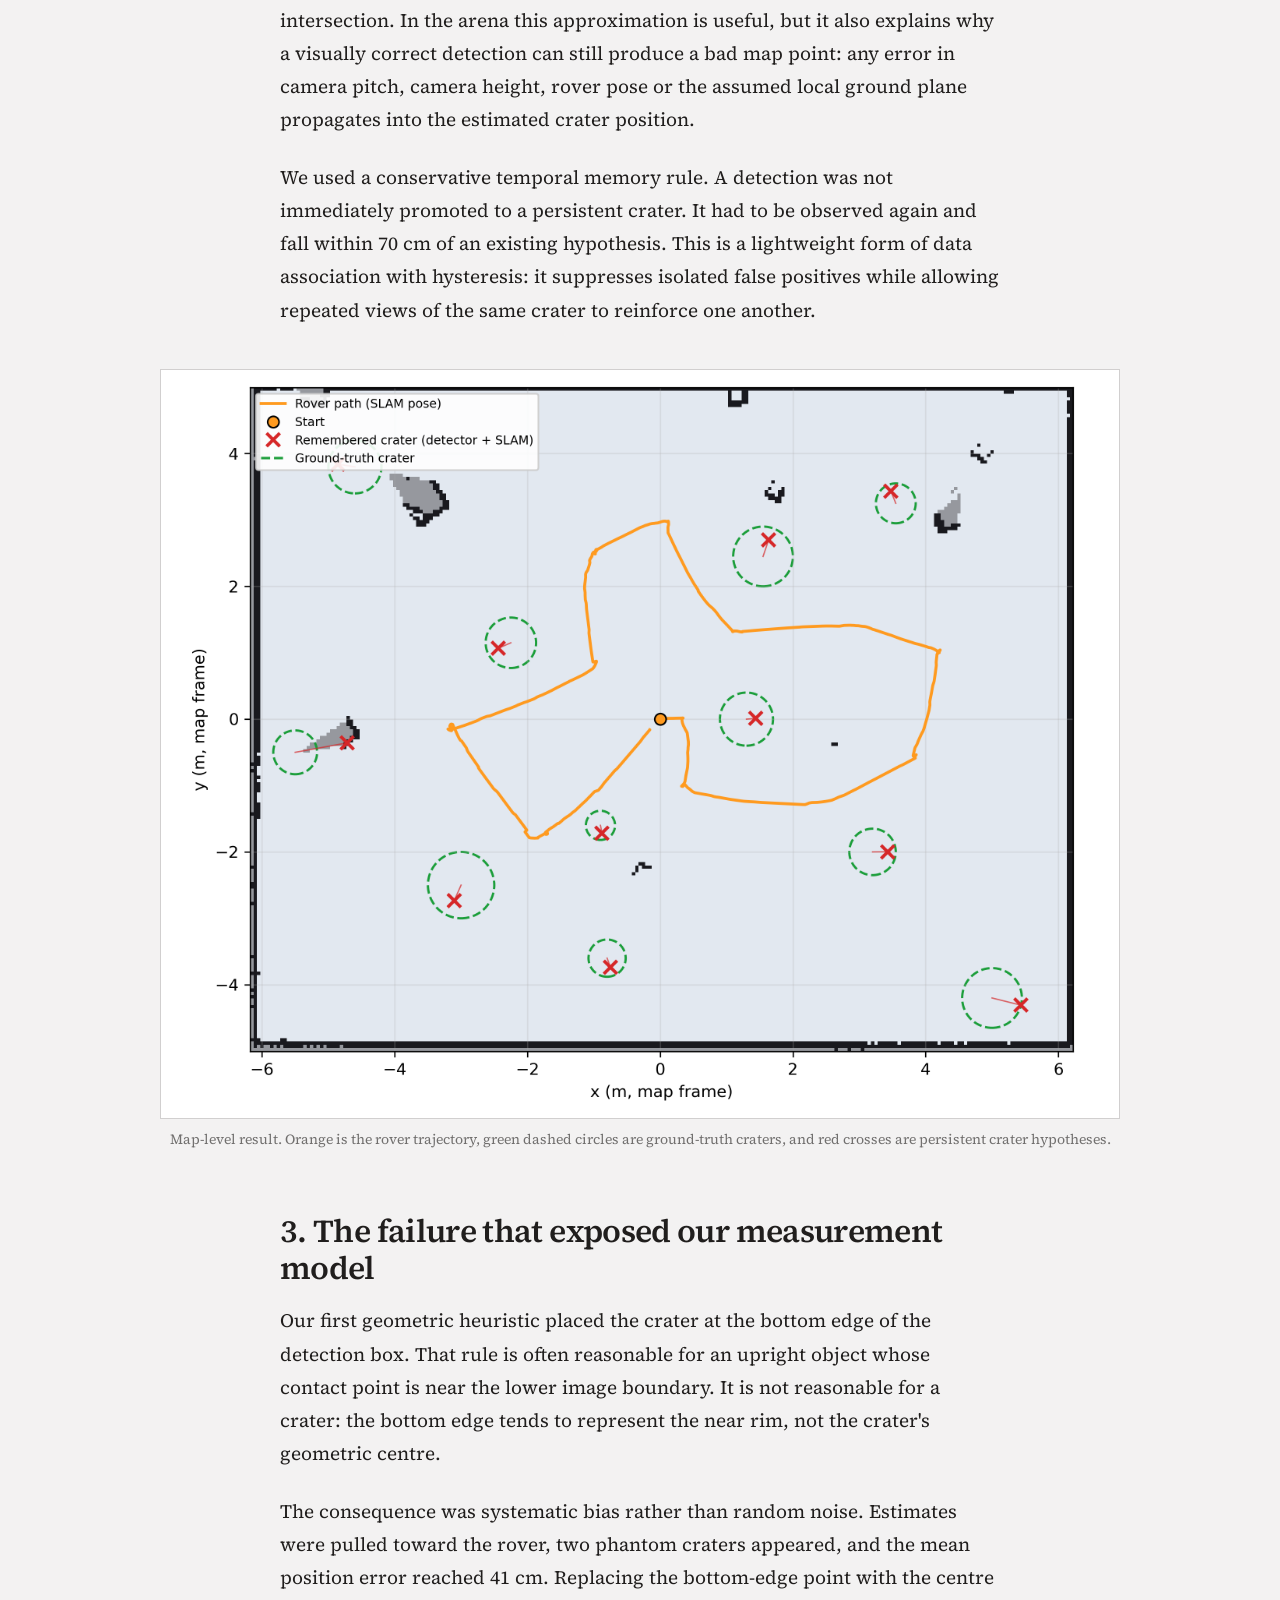
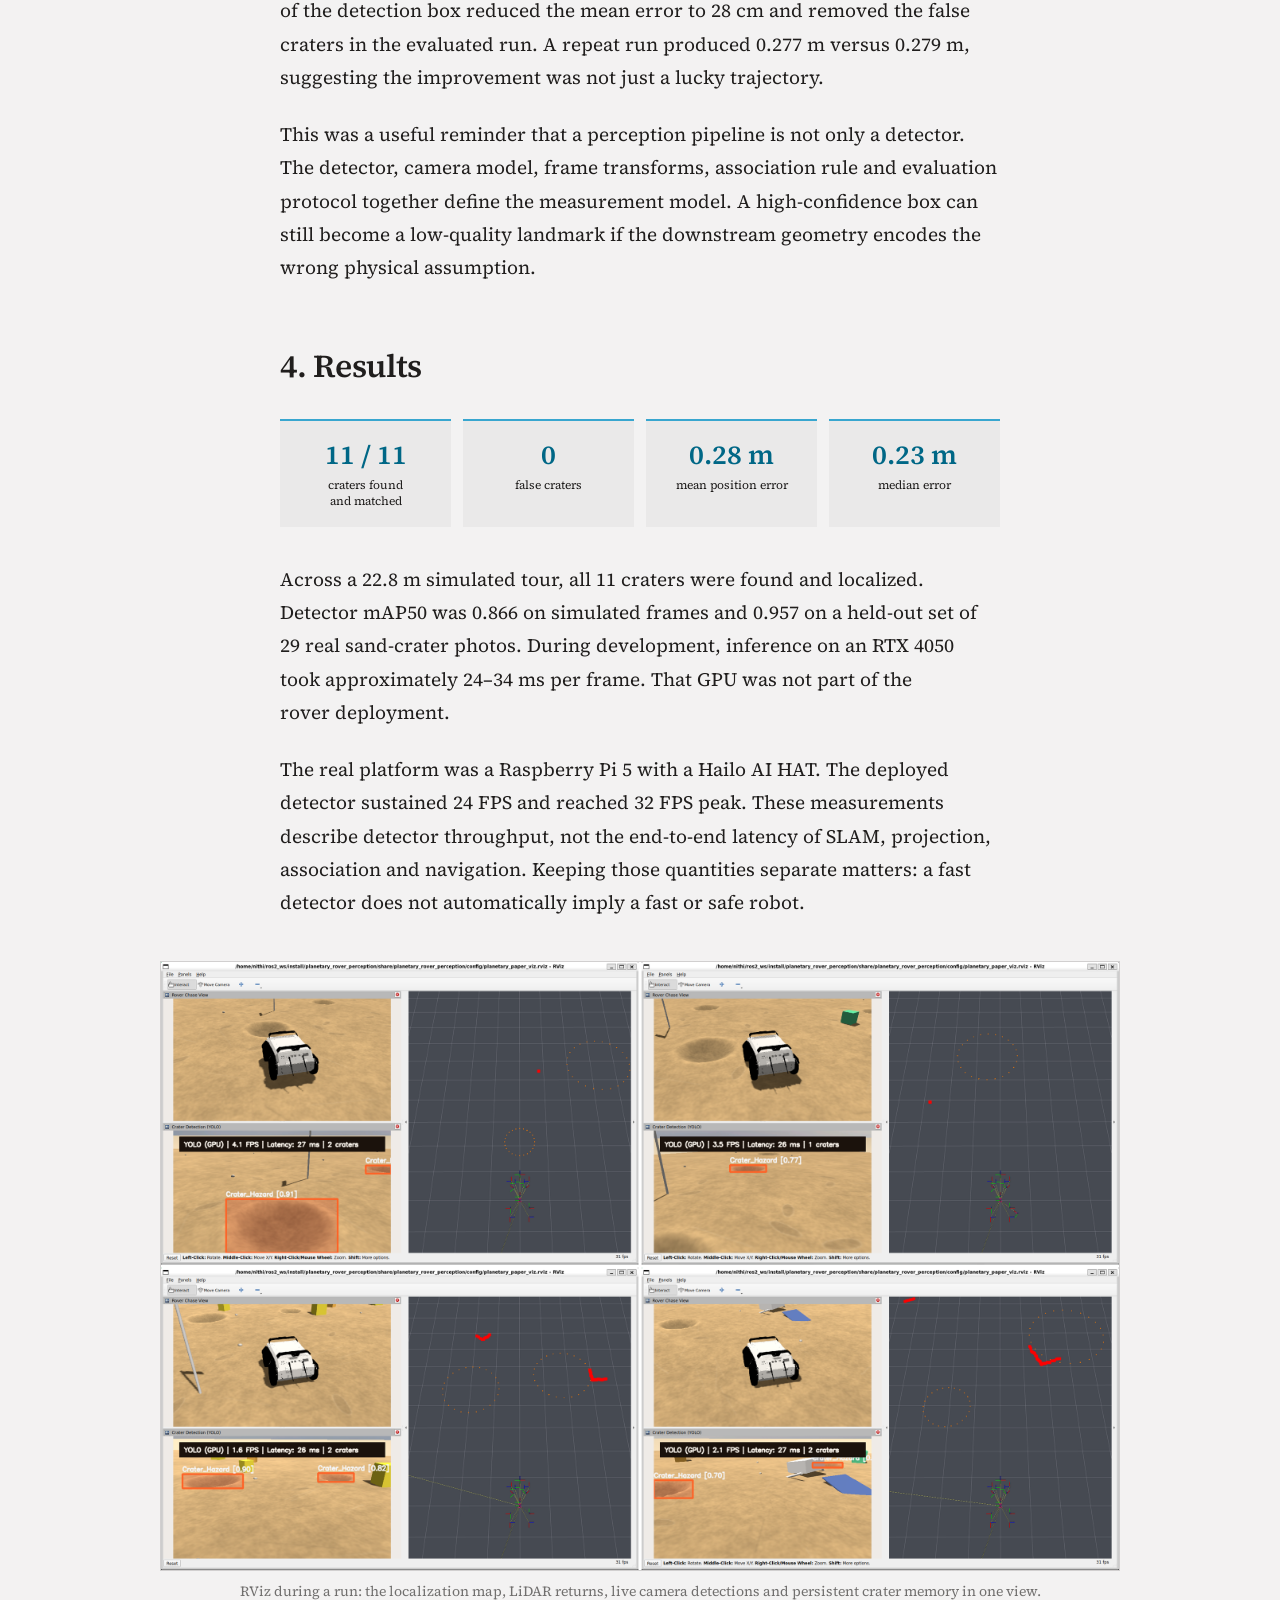
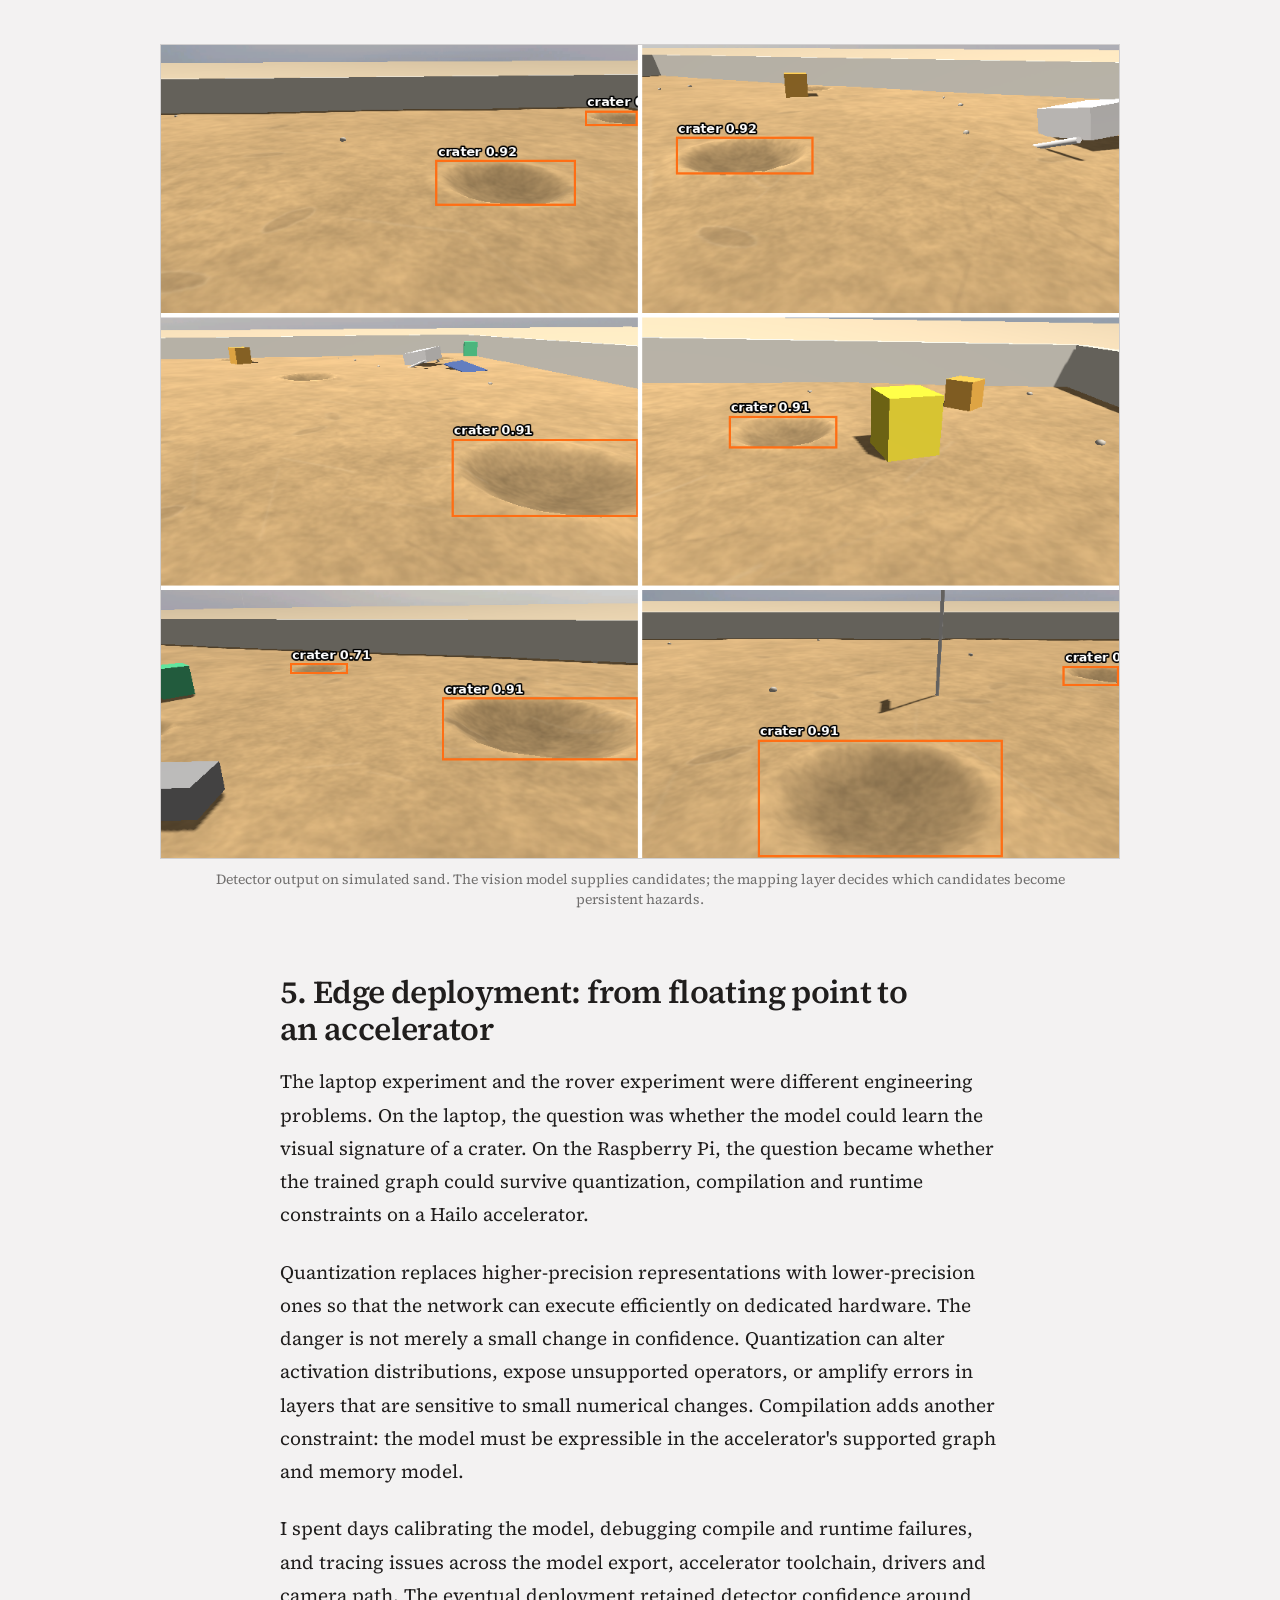
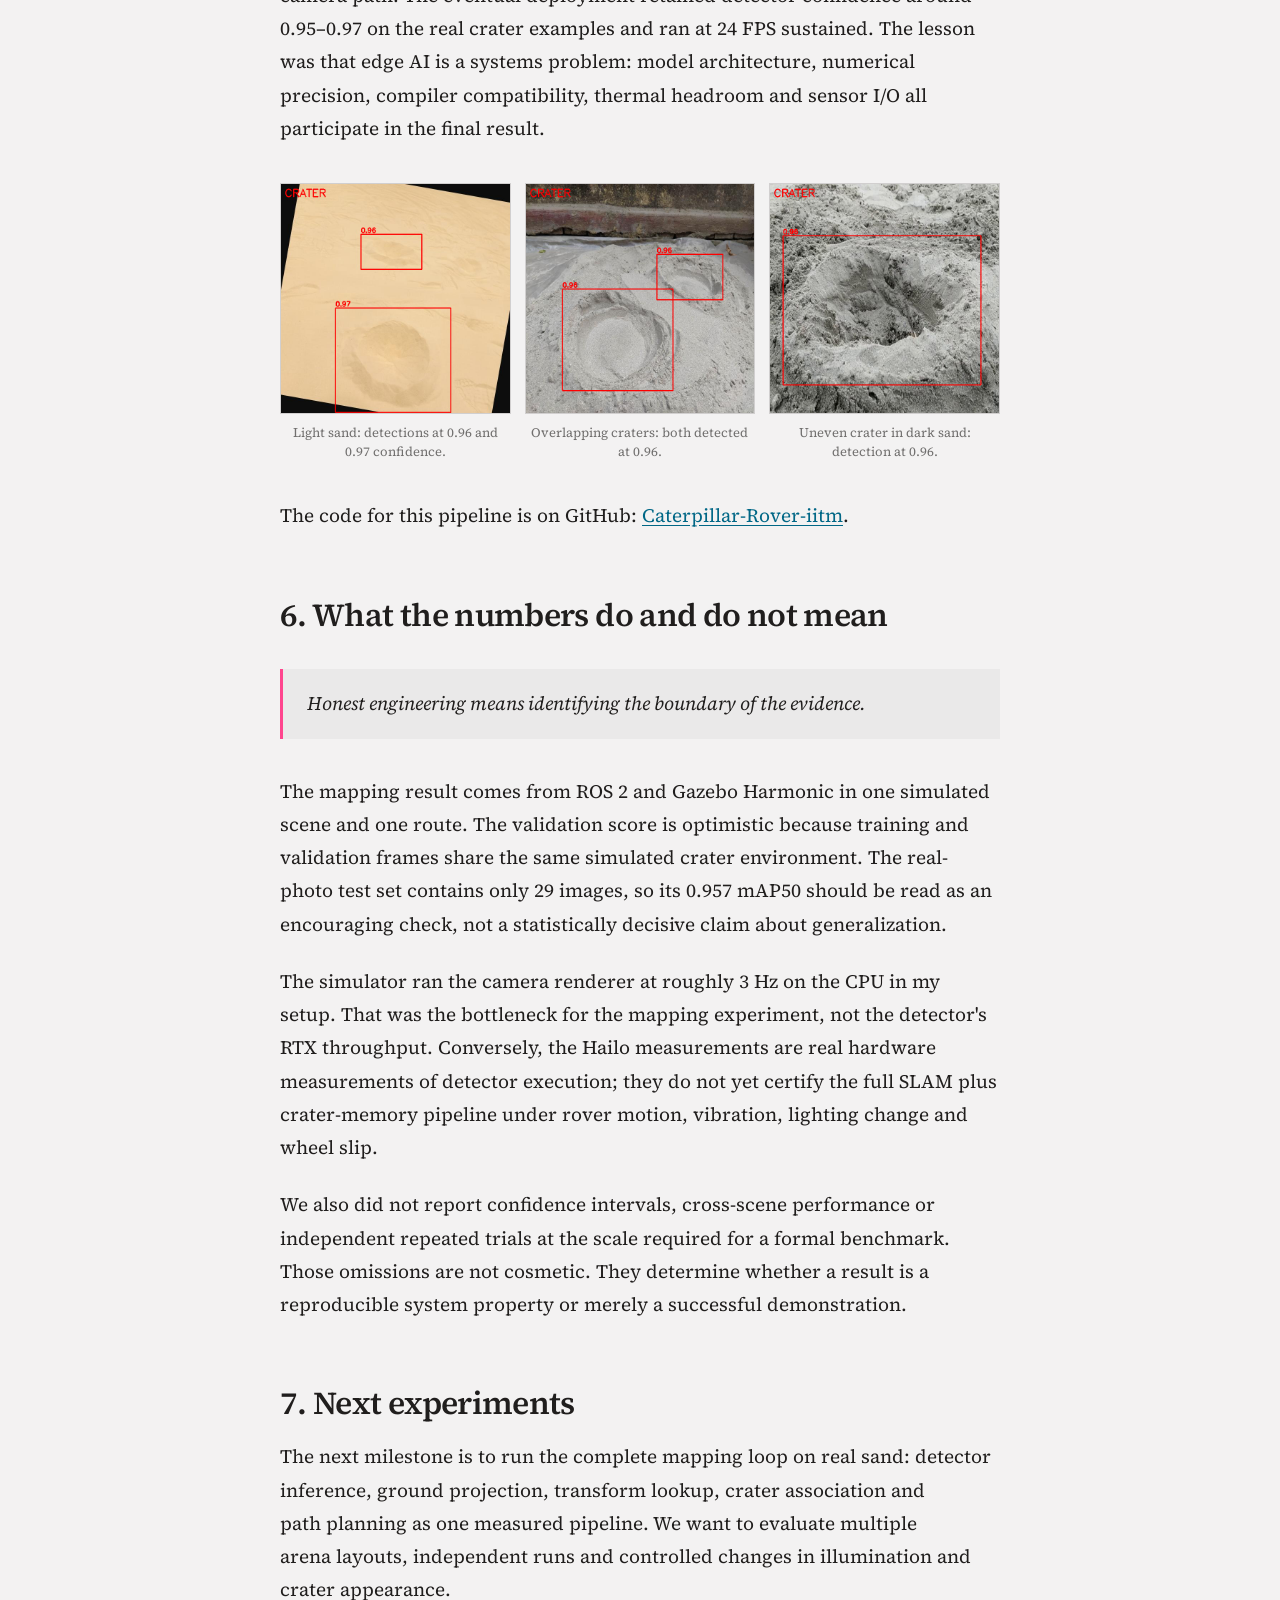
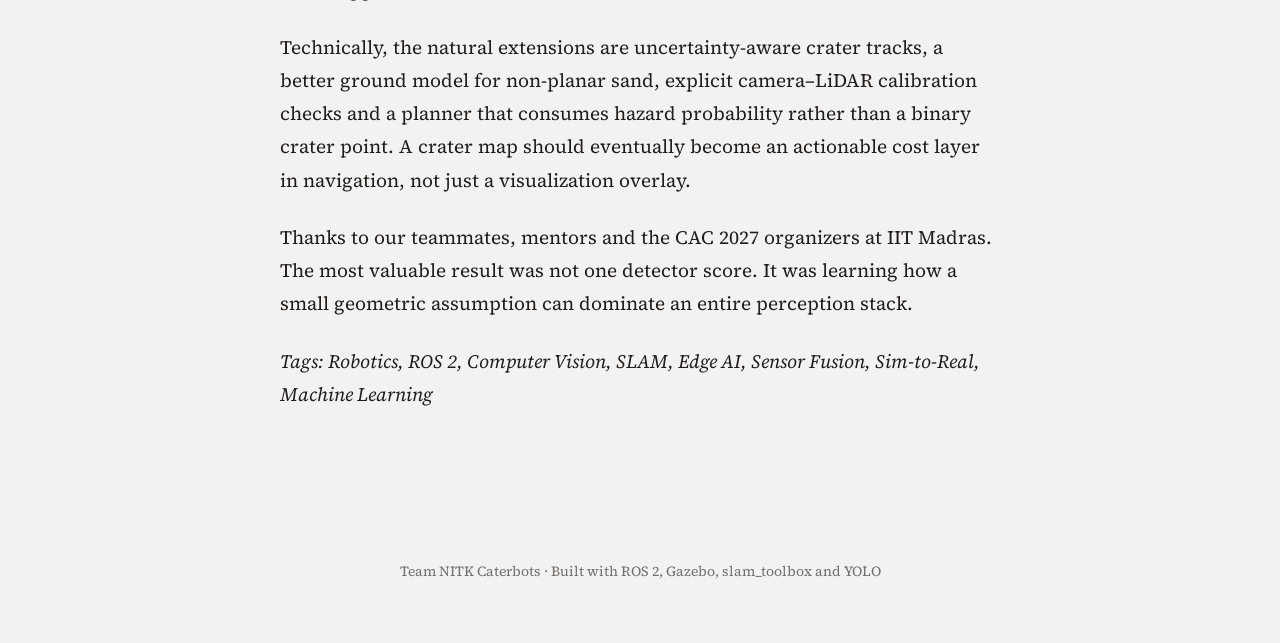
<file: blogs/crater-rover.html>
<!DOCTYPE html>
<html lang="en">
<head>
<meta charset="utf-8">
<meta name="viewport" content="width=device-width, initial-scale=1">
<title>Teaching a Rover to Map a Crater Field and Never Fall In | Nithin N</title>
<meta name="description" content="How captain Nithin N and Team NITK Caterbots built a crater detector, SLAM pipeline and persistent hazard map for CAC 2027.">
<link rel="icon" href="data:image/svg+xml,%3Csvg xmlns=%27http://www.w3.org/2000/svg%27 viewBox=%270 0 64 64%27%3E%3Crect width=%2764%27 height=%2764%27 fill=%27%23f3f2f2%27/%3E%3Ctext x=%2732%27 y=%2750%27 font-family=%27Georgia,serif%27 font-weight=%27700%27 font-size=%2748%27 text-anchor=%27middle%27 fill=%27%23201e1d%27%3EN%3C/text%3E%3C/svg%3E">
<link rel="stylesheet" href="../assets/css/site.css">
<style>
  body { margin: 0; background: var(--color-bg); color: var(--color-text); text-wrap: pretty; }
  .blog-page a { color: var(--color-accent-700); }
  .blog-page a:hover { color: var(--color-accent-600); }
  .article-hero { max-width: 1160px; margin: 0 auto; padding: 104px clamp(20px, 5vw, 72px) 48px; }
  .article-kicker { margin: 0 0 24px; color: var(--color-accent-700); font-size: 13px; letter-spacing: .1em; text-transform: uppercase; }
  .article-hero h1 { max-width: 950px; margin: 0; font-size: clamp(48px, 7vw, 92px); line-height: .98; letter-spacing: -.04em; }
  .article-deck { max-width: 650px; margin: 32px 0 0; font-size: clamp(19px, 2vw, 24px); line-height: 1.45; color: color-mix(in srgb, var(--color-text) 72%, transparent); }
  .article-meta { margin-top: 28px; font-size: 14px; color: color-mix(in srgb, var(--color-text) 62%, transparent); }
  .article-cover { max-width: 1160px; margin: 24px auto 0; padding: 0 clamp(20px, 5vw, 72px); }
  .article-cover img { display: block; width: 100%; max-height: 560px; object-fit: cover; border: 1px solid var(--color-divider); }
  .article { max-width: 760px; margin: 0 auto; padding: 56px 20px 96px; font-size: 19px; line-height: 1.75; }
  .article p { margin: 0 0 24px; }
  .article-intro { margin: 0 0 38px; padding: 4px 0 4px 24px; border-left: 3px solid var(--color-accent-500); }
  .article h2 { margin: 64px 0 18px; font-size: 32px; line-height: 1.15; letter-spacing: -.02em; }
  .article figure { margin: 42px -120px; }
  .article figure img { display: block; width: 100%; border: 1px solid var(--color-divider); }
  .article figcaption { margin-top: 10px; text-align: center; font-size: 14px; line-height: 1.45; color: color-mix(in srgb, var(--color-text) 62%, transparent); }
  .article code { padding: 2px 5px; background: color-mix(in srgb, var(--color-text) 8%, transparent); font-size: .88em; }
  .stats { display: grid; grid-template-columns: repeat(4, 1fr); gap: 12px; margin: 34px 0 36px; }
  .stat { padding: 18px 12px; border-top: 2px solid var(--color-accent-500); background: var(--color-surface); text-align: center; }
  .stat b { display: block; color: var(--color-accent-700); font-size: 27px; line-height: 1.2; }
  .stat span { display: block; margin-top: 5px; font-size: 12px; line-height: 1.35; }
  .article blockquote { margin: 36px 0; padding: 18px 24px; border-left: 3px solid var(--color-accent-2-500); background: var(--color-surface); font-style: italic; }
  .triple { display: grid; grid-template-columns: repeat(3, 1fr); gap: 14px; margin: 38px 0; }
  .triple figure { margin: 0; }
  .triple figcaption { font-size: 13px; }
  @media (max-width: 840px) {
    .article { font-size: 18px; }
    .article figure { margin: 36px 0; }
  }
  @media (max-width: 620px) {
    .stats, .triple { grid-template-columns: repeat(2, 1fr); }
    .article-hero { padding-top: 72px; }
    .article h2 { margin-top: 48px; font-size: 28px; }
  }
</style>
</head>
<body>
<div class="blog-page">
  <nav class="nav" style="position: sticky; top: 0; z-index: 20; background: var(--color-bg); flex-wrap: wrap; row-gap: 6px; padding-inline: max(clamp(20px, 5vw, 72px), calc((100% - 1200px) / 2 + clamp(20px, 5vw, 72px)));">
    <a href="../index.html" class="nav-brand" style="font-size: 18px; color: var(--color-text);">Nithin N.</a>
    <a href="../index.html#research">Research</a>
    <a href="../index.html#projects">Projects</a>
    <a href="../index.html#education">Education</a>
    <a href="../Blog.html" aria-current="page" style="color: var(--color-accent-700);">Blog</a>
    <a href="../index.html#contact">Contact</a>
    <a class="btn btn-primary" href="../assets/Nithin_N_Resume.pdf" target="_blank" rel="noopener" style="color: var(--color-bg);"><i class="ph-duotone ph-file-pdf" aria-hidden="true"></i>Résumé</a>
  </nav>
  <header class="article-hero">
    <p class="article-kicker">Robotics · Field notes</p>
    <h1>Teaching a Rover to Map a Crater Field and Never Fall In</h1>
    <p class="article-deck">How we combined LiDAR, vision and SLAM to teach a small rover where the craters are.</p>
    <p class="article-meta">By Nithin N · Captain, Team NITK Caterbots · CAC 2027 at IIT Madras</p>
  </header>
  <div class="article-cover">
    <img src="../assets/img/rover-team.jpg" alt="The NITK Caterbots rover team">
  </div>
  <main class="article">
<div class="article-intro">
<p>Hi, I'm <strong>Nithin N</strong>, a third-year Electrical &amp; Electronics Engineering student at NITK Surathkal with a Minor in Machine Learning. My work sits at the intersection of computer vision, edge AI and robot learning. Alongside this rover project, I am a research project member at Carnegie Mellon University working on longitudinal Alzheimer's neuroimaging, and I have trained a reinforcement-learning policy that keeps a Unitree A1 quadruped standing on sloped terrain in MuJoCo. I am also a core member of Robotech NITK and a technical mentor at the Web Enthusiasts Club.</p>

<p>For the 2027 CAC challenge at IIT Madras, I am the captain of Team NITK Caterbots. I also own the perception stack: crater detection, localization, SLAM integration and the persistent crater map. That means the job is not only to make one subsystem work, but to align the team's mechanical, electrical, software and autonomy decisions around a rover that can survive the full mission. In the earlier Caterpillar Rover Challenge at IIT Madras, our team finished in the top 10 of 1,922 teams. This article is a deeper account of the system, the failure modes and the evidence behind the numbers.</p>
</div>

<p>A rover does not fail because a crater is visually interesting. It fails when a perception error becomes a planning error: a hazard is missed, a false obstacle blocks a route, or a repeated observation is interpreted as a new object. Our design question was therefore more specific than “can a neural network detect craters?”</p>

<p><em>Can a resource-constrained rover estimate its pose, detect shallow hazards and accumulate those detections into a metrically useful map, using a LiDAR, a camera and onboard compute?</em></p>

<h2>1. Problem formulation: perception under partial observability</h2>

<p>The arena is an enclosed sand field containing craters of different sizes, foam-cube obstacles and landmarks. The rover must explore the scene while maintaining enough geometric consistency to reason about what it has already seen.</p>

<p>At time <em>t</em>, the robot has a noisy sensor observation <em>z<sub>t</sub></em>, a control input <em>u<sub>t</sub></em> and a latent state containing its pose and the locations of hazards. In a compact SLAM notation, the system is estimating:</p>

<div class="equation">p(x<sub>0:t</sub>, m | z<sub>1:t</sub>, u<sub>1:t</sub>)<br><br>x<sub>t</sub> = [x, y, &theta;]<sup>T</sup> &nbsp;&isin;&nbsp; SE(2), &nbsp;&nbsp; m = {c<sub>1</sub>, c<sub>2</sub>, ..., c<sub>n</sub>}</div>

<p>Here, <em>x<sub>t</sub></em> is the rover pose in the planar map frame and <em>m</em> is the set of persistent crater hypotheses. The challenge is that the sensors are complementary rather than interchangeable. The LiDAR observes structure at its scan height and is excellent for localization. A crater only a few centimetres deep can be almost invisible to that scan. The camera has the semantic sensitivity we need, but its detections are image-space measurements with uncertain depth.</p>

<p>That led to the central division of responsibility: <strong>LiDAR and wheel odometry establish geometric context; the camera proposes semantic hazards; the map layer decides whether those proposals deserve memory.</strong></p>

<h2>2. System architecture</h2>

<h3>2.1 Localization with LiDAR, odometry and SLAM</h3>

<p>We used <code>slam_toolbox</code> on ROS&nbsp;2 Jazzy. Wheel odometry supplies a short-term motion prior, while LiDAR scan matching constrains drift against the observed environment. The resulting occupancy grid used a 5&nbsp;cm resolution, which was a practical compromise between representing the arena and keeping the map computationally manageable.</p>

<p>In the planar setting, a scan point is transformed through the current pose estimate using the rigid-body transform:</p>

<div class="equation">p<sub>map</sub> = T<sub>map&larr;base</sub> T<sub>base&larr;camera</sub> p<sub>camera</sub><br><br>T(x, y, &theta;) = [ cos&theta;  -sin&theta;  x ; sin&theta;  cos&theta;  y ; 0  0  1 ]</div>

<p>The important engineering detail is not the matrix itself; it is frame discipline. A detector can be accurate in pixels and still be useless if a camera-frame point is fused into the map frame with a stale transform, a wrong axis convention or an incorrect timestamp. ROS transforms and synchronized timestamps were therefore part of the perception system, not plumbing to be added later.</p>

<h3>2.2 Semantic perception with a single-class detector</h3>

<p>We fine-tuned a YOLO detector with one class: <code>crater</code>. The training set combined 374 simulated frames with 300 real photographs of craters in sand. Simulation gave us an unusual advantage: the simulator knows the ground-truth crater geometry, so bounding boxes could be generated by projecting known crater positions through the camera model rather than annotating every frame by hand.</p>

<p>This is a form of privileged-label generation. The training pipeline can use information unavailable to the deployed rover, such as exact object coordinates in the simulated world, while the deployed model receives only RGB pixels. It reduces annotation cost, but it does not remove the sim-to-real problem: texture, illumination, sand granularity, camera response and crater morphology still create a domain gap.</p>

<h3>2.3 From a 2D box to a map-level hypothesis</h3>

<p>A detector returns a bounding box, confidence score and class label. It does not directly return a metrically reliable crater centre. We selected a representative image point, projected it onto the ground assumption, converted it into the map frame and then associated it with existing hypotheses.</p>

<p>For a pinhole camera, the back-projection begins with the normalized ray:</p>

<div class="equation">r<sub>c</sub> = K<sup>-1</sup>[u, v, 1]<sup>T</sup><br><br>p<sub>ground</sub> = o + &lambda;r<sub>c</sub>, &nbsp; where &nbsp; p<sub>ground,z</sub> = 0</div>

<p>The scalar <em>&lambda;</em> is determined by the camera pose and the ground-plane intersection. In the arena this approximation is useful, but it also explains why a visually correct detection can still produce a bad map point: any error in camera pitch, camera height, rover pose or the assumed local ground plane propagates into the estimated crater position.</p>

<p>We used a conservative temporal memory rule. A detection was not immediately promoted to a persistent crater. It had to be observed again and fall within 70&nbsp;cm of an existing hypothesis. This is a lightweight form of data association with hysteresis: it suppresses isolated false positives while allowing repeated views of the same crater to reinforce one another.</p>

<figure>
  <img src="../assets/blog/figures/fig1_slam_map.png" alt="SLAM map with rover path, ground-truth craters and detected craters">
  <figcaption>Map-level result. Orange is the rover trajectory, green dashed circles are ground-truth craters, and red crosses are persistent crater hypotheses.</figcaption>
</figure>

<h2>3. The failure that exposed our measurement model</h2>

<p>Our first geometric heuristic placed the crater at the bottom edge of the detection box. That rule is often reasonable for an upright object whose contact point is near the lower image boundary. It is not reasonable for a crater: the bottom edge tends to represent the near rim, not the crater's geometric centre.</p>

<p>The consequence was systematic bias rather than random noise. Estimates were pulled toward the rover, two phantom craters appeared, and the mean position error reached 41&nbsp;cm. Replacing the bottom-edge point with the centre of the detection box reduced the mean error to 28&nbsp;cm and removed the false craters in the evaluated run. A repeat run produced 0.277&nbsp;m versus 0.279&nbsp;m, suggesting the improvement was not just a lucky trajectory.</p>

<p>This was a useful reminder that a perception pipeline is not only a detector. The detector, camera model, frame transforms, association rule and evaluation protocol together define the measurement model. A high-confidence box can still become a low-quality landmark if the downstream geometry encodes the wrong physical assumption.</p>

<h2>4. Results</h2>

<div class="stats">
  <div class="stat"><b>11 / 11</b><span>craters found and matched</span></div>
  <div class="stat"><b>0</b><span>false craters</span></div>
  <div class="stat"><b>0.28 m</b><span>mean position error</span></div>
  <div class="stat"><b>0.23 m</b><span>median error</span></div>
</div>

<p>Across a 22.8&nbsp;m simulated tour, all 11 craters were found and localized. Detector mAP50 was 0.866 on simulated frames and 0.957 on a held-out set of 29 real sand-crater photos. During development, inference on an RTX&nbsp;4050 took approximately 24&ndash;34&nbsp;ms per frame. That GPU was not part of the rover deployment.</p>

<p>The real platform was a Raspberry&nbsp;Pi&nbsp;5 with a Hailo AI HAT. The deployed detector sustained 24&nbsp;FPS and reached 32&nbsp;FPS peak. These measurements describe detector throughput, not the end-to-end latency of SLAM, projection, association and navigation. Keeping those quantities separate matters: a fast detector does not automatically imply a fast or safe robot.</p>

<figure>
  <img src="../assets/blog/figures/fig_rviz_live_detection.png" alt="RViz showing live detection and SLAM">
  <figcaption>RViz during a run: the localization map, LiDAR returns, live camera detections and persistent crater memory in one view.</figcaption>
</figure>

<figure>
  <img src="../assets/blog/figures/fig2_detections.png" alt="Crater detections on simulated sand">
  <figcaption>Detector output on simulated sand. The vision model supplies candidates; the mapping layer decides which candidates become persistent hazards.</figcaption>
</figure>

<h2>5. Edge deployment: from floating point to an accelerator</h2>

<p>The laptop experiment and the rover experiment were different engineering problems. On the laptop, the question was whether the model could learn the visual signature of a crater. On the Raspberry&nbsp;Pi, the question became whether the trained graph could survive quantization, compilation and runtime constraints on a Hailo accelerator.</p>

<p>Quantization replaces higher-precision representations with lower-precision ones so that the network can execute efficiently on dedicated hardware. The danger is not merely a small change in confidence. Quantization can alter activation distributions, expose unsupported operators, or amplify errors in layers that are sensitive to small numerical changes. Compilation adds another constraint: the model must be expressible in the accelerator's supported graph and memory model.</p>

<p>I spent days calibrating the model, debugging compile and runtime failures, and tracing issues across the model export, accelerator toolchain, drivers and camera path. The eventual deployment retained detector confidence around 0.95&ndash;0.97 on the real crater examples and ran at 24&nbsp;FPS sustained. The lesson was that edge AI is a systems problem: model architecture, numerical precision, compiler compatibility, thermal headroom and sensor I/O all participate in the final result.</p>

<div class="triple">
  <figure>
    <img src="../assets/blog/real_craters/real_detection_1.jpg" alt="Two craters in light sand">
    <figcaption>Light sand: detections at 0.96 and 0.97 confidence.</figcaption>
  </figure>
  <figure>
    <img src="../assets/blog/real_craters/real_detection_2.jpg" alt="Two overlapping craters in a sand pile">
    <figcaption>Overlapping craters: both detected at 0.96.</figcaption>
  </figure>
  <figure>
    <img src="../assets/blog/real_craters/real_detection_3.jpg" alt="A rough crater in dark sand">
    <figcaption>Uneven crater in dark sand: detection at 0.96.</figcaption>
  </figure>
</div>

<p>The code for this pipeline is on GitHub: <a href="https://github.com/Nithin031/Caterpillar-Rover-iitm">Caterpillar-Rover-iitm</a>.</p>

<h2>6. What the numbers do and do not mean</h2>

<blockquote>
  Honest engineering means identifying the boundary of the evidence.
</blockquote>

<p>The mapping result comes from ROS&nbsp;2 and Gazebo Harmonic in one simulated scene and one route. The validation score is optimistic because training and validation frames share the same simulated crater environment. The real-photo test set contains only 29 images, so its 0.957 mAP50 should be read as an encouraging check, not a statistically decisive claim about generalization.</p>

<p>The simulator ran the camera renderer at roughly 3&nbsp;Hz on the CPU in my setup. That was the bottleneck for the mapping experiment, not the detector's RTX throughput. Conversely, the Hailo measurements are real hardware measurements of detector execution; they do not yet certify the full SLAM plus crater-memory pipeline under rover motion, vibration, lighting change and wheel slip.</p>

<p>We also did not report confidence intervals, cross-scene performance or independent repeated trials at the scale required for a formal benchmark. Those omissions are not cosmetic. They determine whether a result is a reproducible system property or merely a successful demonstration.</p>

<h2>7. Next experiments</h2>

<p>The next milestone is to run the complete mapping loop on real sand: detector inference, ground projection, transform lookup, crater association and path planning as one measured pipeline. We want to evaluate multiple arena layouts, independent runs and controlled changes in illumination and crater appearance.</p>

<p>Technically, the natural extensions are uncertainty-aware crater tracks, a better ground model for non-planar sand, explicit camera–LiDAR calibration checks and a planner that consumes hazard probability rather than a binary crater point. A crater map should eventually become an actionable cost layer in navigation, not just a visualization overlay.</p>

<p>Thanks to our teammates, mentors and the CAC 2027 organizers at IIT Madras. The most valuable result was not one detector score. It was learning how a small geometric assumption can dominate an entire perception stack.</p>

<p><em>Tags: Robotics, ROS 2, Computer Vision, SLAM, Edge AI, Sensor Fusion, Sim-to-Real, Machine Learning</em></p>
  </main>
  <footer style="padding: 30px 20px 60px; text-align: center; color: color-mix(in srgb, var(--color-text) 62%, transparent); font-size: 14px;">Team NITK Caterbots · Built with ROS 2, Gazebo, slam_toolbox and YOLO</footer>
</div>
</body>
</html>
</file>
<file: assets/css/site.css>
/* Broadsheet — design-system tokens and component classes. This file is the source of truth for the system's look; retune it here and see readme.md. */
/* latin-ext */
@font-face {
  font-family: 'Source Serif 4';
  font-style: italic;
  font-weight: 400;
  font-display: swap;
  src: url("../fonts/b61b5c13.woff2") format('woff2');
  unicode-range: U+0100-02BA, U+02BD-02C5, U+02C7-02CC, U+02CE-02D7, U+02DD-02FF, U+0304, U+0308, U+0329, U+1D00-1DBF, U+1E00-1E9F, U+1EF2-1EFF, U+2020, U+20A0-20AB, U+20AD-20C4, U+2113, U+2C60-2C7F, U+A720-A7FF;
}
/* latin */
@font-face {
  font-family: 'Source Serif 4';
  font-style: italic;
  font-weight: 400;
  font-display: swap;
  src: url("../fonts/72e1da1b.woff2") format('woff2');
  unicode-range: U+0000-00FF, U+0131, U+0152-0153, U+02BB-02BC, U+02C6, U+02DA, U+02DC, U+0304, U+0308, U+0329, U+2000-206F, U+20AC, U+2122, U+2191, U+2193, U+2212, U+2215, U+FEFF, U+FFFD;
}
/* latin-ext */
@font-face {
  font-family: 'Source Serif 4';
  font-style: normal;
  font-weight: 400;
  font-display: swap;
  src: url("../fonts/def803c9.woff2") format('woff2');
  unicode-range: U+0100-02BA, U+02BD-02C5, U+02C7-02CC, U+02CE-02D7, U+02DD-02FF, U+0304, U+0308, U+0329, U+1D00-1DBF, U+1E00-1E9F, U+1EF2-1EFF, U+2020, U+20A0-20AB, U+20AD-20C4, U+2113, U+2C60-2C7F, U+A720-A7FF;
}
/* latin */
@font-face {
  font-family: 'Source Serif 4';
  font-style: normal;
  font-weight: 400;
  font-display: swap;
  src: url("../fonts/6d458c6e.woff2") format('woff2');
  unicode-range: U+0000-00FF, U+0131, U+0152-0153, U+02BB-02BC, U+02C6, U+02DA, U+02DC, U+0304, U+0308, U+0329, U+2000-206F, U+20AC, U+2122, U+2191, U+2193, U+2212, U+2215, U+FEFF, U+FFFD;
}
/* latin-ext */
@font-face {
  font-family: 'Source Serif 4';
  font-style: normal;
  font-weight: 600;
  font-display: swap;
  src: url("../fonts/def803c9.woff2") format('woff2');
  unicode-range: U+0100-02BA, U+02BD-02C5, U+02C7-02CC, U+02CE-02D7, U+02DD-02FF, U+0304, U+0308, U+0329, U+1D00-1DBF, U+1E00-1E9F, U+1EF2-1EFF, U+2020, U+20A0-20AB, U+20AD-20C4, U+2113, U+2C60-2C7F, U+A720-A7FF;
}
/* latin */
@font-face {
  font-family: 'Source Serif 4';
  font-style: normal;
  font-weight: 600;
  font-display: swap;
  src: url("../fonts/6d458c6e.woff2") format('woff2');
  unicode-range: U+0000-00FF, U+0131, U+0152-0153, U+02BB-02BC, U+02C6, U+02DA, U+02DC, U+0304, U+0308, U+0329, U+2000-206F, U+20AC, U+2122, U+2191, U+2193, U+2212, U+2215, U+FEFF, U+FFFD;
}


:root {
  --color-bg: #f3f2f2;
  --color-surface: #eae9e9;
  --color-text: #201e1d;
  --color-accent: #0088b0;
  --color-accent-2: #d6006c;
  --color-divider: color-mix(in srgb, #201e1d 16%, transparent);

  /* Tonal ramps — generated in OKLCH on one shared lightness scale, so the
     same step of any role matches the others in visual value. */
  --color-neutral-100: #f8f4f4;
  --color-neutral-200: #eae7e7;
  --color-neutral-300: #d7d3d3;
  --color-neutral-400: #bab6b6;
  --color-neutral-500: #9b9797;
  --color-neutral-600: #7d7979;
  --color-neutral-700: #605d5d;
  --color-neutral-800: #444141;
  --color-neutral-900: #2d2b2b;

  --color-accent-100: #e9f8ff;
  --color-accent-200: #cbeeff;
  --color-accent-300: #99e0ff;
  --color-accent-400: #62c5ee;
  --color-accent-500: #38a6cf;
  --color-accent-600: #1186ac;
  --color-accent-700: #006786;
  --color-accent-800: #004961;
  --color-accent-900: #0a303e;

  --color-accent-2-100: #fff1f4;
  --color-accent-2-200: #ffdee6;
  --color-accent-2-300: #ffc0d0;
  --color-accent-2-400: #ff90b1;
  --color-accent-2-500: #ff458e;
  --color-accent-2-600: #d82071;
  --color-accent-2-700: #aa0b56;
  --color-accent-2-800: #790e3d;
  --color-accent-2-900: #4b1528;

  /* The third process ink — review round 3: the deck's print treatments
     (the CMYK separation and the misregistered plate numerals below) need
     the full four-color set. Cyan and magenta are the system's own accents;
     this yellow completes them, muted to the same press-ink register. A
     print treatment color, not an interface accent — body copy and chrome
     never take it. */
  --color-process-yellow: #edbb00;

  --font-heading: "Source Serif 4", system-ui, sans-serif;
  --font-heading-weight: 600;
  --font-body: "Source Serif 4", system-ui, sans-serif;

  --space-1: 5.0px;
  --space-2: 10.0px;
  --space-3: 15.0px;
  --space-4: 20.0px;
  --space-6: 30.0px;
  --space-8: 40.0px;

  --radius-sm: 1px;
  --radius-md: 2px;
  --radius-lg: 4px;

  /* Elevation — derived from the ground: soft ink-tinted shadows on a
     light theme, a hairline edge + ambient darkness on a dark one. */
  --shadow-sm: 0 1px 2px color-mix(in srgb, #2d2b2b 14%, transparent);
  --shadow-md: 0 3px 10px color-mix(in srgb, #2d2b2b 16%, transparent);
  --shadow-lg: 0 12px 32px color-mix(in srgb, #2d2b2b 22%, transparent);
}

body {
  background: var(--color-bg);
  color: var(--color-text);
  font-family: var(--font-body);
}
h1, h2, h3, h4 { font-family: var(--font-heading); font-weight: var(--font-heading-weight); }

.halftone{position:relative;filter:grayscale(0.35) contrast(1.15);overflow:hidden}
.halftone::after{content:"";position:absolute;inset:0;pointer-events:none;
  background-image:radial-gradient(circle,rgba(0,0,0,0.22) 30%,transparent 32%);
  background-size:3px 3px;mix-blend-mode:multiply}

/* The four-color separation treatment (review round 3) — a photograph
   printed as its misregistered process plates, after the Catalogue Three
   grammar. Markup: a figure.cmyk holding five copies of the image — the
   first is the layout sizer (hidden), then one per plate, each tagged
   .sep-c/.sep-m/.sep-y/.sep-k. The plates are extracted live by the SVG
   feColorMatrix filters in print-plates.js, the system's own defs —
   inlined in the compiled bundle every template page loads, and a
   page that links styles.css directly adds
   <script src="print-plates.js"></script> itself (the defs must be in
   the document: a data-URI filter reference would not survive Chromium,
   and external-file references are unreliable across engines) — nudged
   a few pixels out of register, and multiplied
   onto the paper ground; the halftone dot screens the recombined print.
   The plate offsets live with the deck's projection-scale CSS, since
   misregistration is sized to the output. */
.cmyk{position:relative;overflow:hidden;background:var(--color-bg)}
.cmyk img:first-child{opacity:0} /* layout sizer AND the alt-bearing image — opacity
  keeps it in the accessibility tree (visibility:hidden would drop the figure's only
  description); fully transparent, it adds nothing to the multiply backdrop */
.cmyk img+img{position:absolute;inset:0;width:100%;height:100%;object-fit:cover;mix-blend-mode:multiply}
.cmyk .sep-c{filter:url(#sep-c)}
.cmyk .sep-m{filter:url(#sep-m)}
.cmyk .sep-y{filter:url(#sep-y)}
.cmyk .sep-k{filter:url(#sep-k)}
.cmyk::after{content:"";position:absolute;inset:0;pointer-events:none;
  background-image:radial-gradient(circle,rgba(0,0,0,0.22) 30%,transparent 32%);
  background-size:3px 3px;mix-blend-mode:multiply}

/* The one-image separation (review round 9, promoted from the deck in the
   landing divergence) — the same four plates as ONE compound filter,
   #sep-all in print-plates.js, for a single swappable image: a .print
   wrapper inside the figure holds one <image-slot>, and the filter
   extracts, offsets and multiplies the plates live from whatever the slot
   shows. Markup: figure.cmyk > .print > image-slot (the page sizes the
   .print — aspect-ratio, or absolute fill for bleeds). Hover resolves
   the print into the photograph — the pressman checking registration on
   the light table — so the source shows crisp and any swap chrome stays
   legible; only the reduced-motion fallback below still lifts as a
   single cut (a url() filter cannot CSS-transition; the press driver
   animates the defs instead). */
.cmyk .print{position:relative;width:100%;filter:url(#sep-all)}
/* no hover end-state swap: the press driver (print-plates.js) eases the
   plates into register while purifying their inks to the pure-process
   separation on the same curve, so the converged four-plate merge IS
   the photograph (their multiply equals SourceGraphic by construction)
   — no cut anywhere on the animated path */
@media (prefers-reduced-motion: reduce), (hover: none), (pointer: coarse) {
  .cmyk .print:hover{filter:none} /* without the driver (it stands down on
    exactly these conditions), hover stays the old single cut to the
    crisp source */
}
.cmyk .print image-slot{width:100%;height:100%;display:block}

/* The plate numeral (review rounds 3-4) — display figures set as
   misregistered process plates, the catalog's cover grammar. Review
   round 4 (Barron): THREE plates — C, M, Y only, no black plate — so the
   dark core comes entirely from the C×M×Y multiply overlap (the inks
   product to exact black), with the fringes the registration drift; and
   the spread pulled in by half (less jumbled: one figure with plate
   fringes rather than figures sliding apart). Markup: a .cmyk-num holding
   a .paper span (the white of the sheet: the glyph's union, built from
   offset text-shadow copies) and three .plate spans. The construction
   carries its own ground (--cmyk-num-ground, defaulting to paper) painted
   on its padding box, so the multiply plates always have their backdrop
   even inside an isolated stacking context (entrance animations); the
   padding bleeds wider than any plate offset and the negative margin
   hands the layout box back. Offsets are em-scaled to the glyph. The
   .paper span carries the text once for assistive tech; the .plate spans
   are aria-hidden repeats. */
.cmyk-num{--cmyk-num-ground:var(--color-bg);
  position:relative;width:fit-content;line-height:0.9;
  font-feature-settings:"pnum" 1;
  background:var(--cmyk-num-ground);padding:0.12em;margin:-0.12em}
.cmyk-num .paper{color:var(--color-bg); /* the white of the sheet — always paper,
  whatever the ground: the plates read as printed on paper even when the
  surrounding page is ink */
  text-shadow:0.036em 0.025em 0 var(--color-bg),-0.031em -0.023em 0 var(--color-bg)}
.cmyk-num .plate{position:absolute;inset:0.12em;mix-blend-mode:multiply;
  text-box:trim-both cap alphabetic /* the host trims to its cap box; each
  absolute plate must trim its own line the same way, or its glyphs sit a
  half-leading below the paper union */}
.cmyk-num .plate-c{color:var(--color-accent)}

/* The plate headline (divergence round 3, Barron: "use both" — the
   photograph's plates AND the cover grammar's text plates, on the same
   page). The same three-plate construction as .cmyk-num — paper span
   carrying the real text, C/M/Y plate repeats, dark core from the
   multiply overlap — at HALF the numeral's round-4 offsets: the serif's
   display hairlines are thinner than the numeral strokes the spread was
   measured on, and the full offsets swallow them whole (probed at the
   hero's 80px — the fringes read as an anaglyph poster, not a breath
   out of register) — recut for display
   headlines that sit in running text blocks on the page's own paper:
   no ground painting and no padding bleed (the numeral's ground exists
   for isolated stacking contexts; a headline on the page multiplies
   straight onto the sheet), no width:fit-content and no line-height
   override (the host display class owns its metrics — apply this to
   each .line, which is position:relative for its plates), and the
   plates are inert to the hand (pointer-events/user-select none, so a
   triple-click selects the headline once, not four times). Plates take
   the same pointer lean as .cmyk-num. */
.cmyk-head{position:relative}
.cmyk-head .paper{color:var(--color-bg);
  text-shadow:0.027em 0.0185em 0 var(--color-bg),-0.0245em -0.0175em 0 var(--color-bg)
  /* the union's copies sit at the construction's halved plate offsets
     PLUS the full lean (0.018+0.009 / 0.0125+0.006, and mirrored), so
     the union still backs the plates at viewport-edge lean — invisible
     on the page's own paper, load-bearing on any other ground */}
.cmyk-head .plate{position:absolute;inset:0;mix-blend-mode:multiply;
  pointer-events:none;user-select:none;
  text-box:trim-both cap alphabetic /* match the host's trim, or the
  plates sit a half-leading below the paper union */}
.cmyk-head .plate-c{color:var(--color-accent)}
.cmyk-head .plate-m{color:var(--color-accent-2);
  translate:calc(0.018em + 0.009em*var(--press-nx, 0)) calc(0.0125em + 0.006em*var(--press-ny, 0))}
.cmyk-head .plate-y{color:var(--color-process-yellow);
  translate:calc(-0.0155em + 0.009em*var(--press-nx, 0)) calc(-0.0115em + 0.006em*var(--press-ny, 0))}
.cmyk-num .plate-m{color:var(--color-accent-2);
  translate:calc(0.036em + 0.018em*var(--press-nx, 0)) calc(0.025em + 0.0125em*var(--press-ny, 0))}
.cmyk-num .plate-y{color:var(--color-process-yellow);
  translate:calc(-0.031em + 0.018em*var(--press-nx, 0)) calc(-0.023em + 0.0125em*var(--press-ny, 0))}
/* --press-nx/--press-ny: the pointer lean as a bare -1..1 factor,
   published on :root by the press driver (print-plates.js) and zero
   whenever the driver stands down. Each construction scales the lean to
   its own spread (half of it, here as everywhere) so the moving plates
   drift a breath toward the cursor and the C plate holds. */

/* ══════════════════════════════════════════════════════════════════════════
   Components — built with the tokens above. Plain CSS
   on plain HTML: no JavaScript, no build step. Each class is documented in
   readme.md and demonstrated in foundations/ and components/.
   ══════════════════════════════════════════════════════════════════════ */

*, *::before, *::after { box-sizing: border-box; }
body { margin: 0; font-size: 15px; line-height: 1.55; font-weight: 400; }
h1, h2, h3, h4, h5, h6 {
  font-family: var(--font-heading); font-weight: var(--font-heading-weight);
  line-height: 1.12; letter-spacing: -0.015em; margin: 0 0 var(--space-2);
}
h1 { font-size: 42px; }
h2 { font-size: 32px; }
h3 { font-size: 25px; }
h4 { font-size: 20px; }
h5 { font-size: 16px; }
h6 { font-size: 13px; }
h6 { letter-spacing: 0.08em; text-transform: uppercase; }
p { margin: 0 0 var(--space-3); }
a { color: var(--color-accent); text-underline-offset: 3px; }
img { display: block; max-width: 100%; }
figure { margin: 0; }
figcaption {
  font-size: 11px; margin-top: var(--space-1);
  color: color-mix(in srgb, var(--color-text) 55%, transparent);
}
.text-muted { color: color-mix(in srgb, var(--color-text) 55%, transparent); }
:focus { outline: none; }
:focus-visible { outline: 2px solid var(--color-accent); outline-offset: 2px; }
::selection { background: color-mix(in srgb, var(--color-accent) 30%, transparent); }

/* — rules — */
.hr {
  height: 1px; border: 0; margin: var(--space-4) 0;
  background: var(--color-divider);
}

/* — buttons — */
.btn {
  display: inline-flex; align-items: center; justify-content: center; gap: 6px;
  cursor: pointer; text-decoration: none;
  font-family: var(--font-heading); font-weight: var(--font-heading-weight);
  font-size: 14px; line-height: 1.2; color: var(--color-text); /* matches the .input's 14px —
     the pair sits side by side in sign-up rows */
  background: transparent; border: 1px solid transparent;
  padding: var(--space-2) calc(var(--space-3) * 1.2);
  border-radius: var(--radius-md);
}
.btn svg { display: block; }
.btn:disabled { opacity: 0.45; cursor: not-allowed; }
.btn-primary { background: var(--color-accent); color: var(--color-bg); }
.btn-primary:hover { background: var(--color-accent-600); }
.btn-primary:active { background: var(--color-accent-700); }
.btn-secondary { border-color: var(--color-divider); }
.btn-secondary:hover { background: color-mix(in srgb, var(--color-text) 7%, transparent); }
.btn-secondary:active { background: color-mix(in srgb, var(--color-text) 14%, transparent); }
.btn-ghost { color: var(--color-accent); padding-inline: var(--space-1); }
.btn-ghost:hover { background: color-mix(in srgb, var(--color-accent) 10%, transparent); }
.btn-ghost:active { background: color-mix(in srgb, var(--color-accent) 18%, transparent); }
.btn-icon { width: 36px; height: 36px; padding: 0; }
.btn-block { width: 100%; margin-top: var(--space-2); }

/* — forms — */
.field > label {
  display: block; font-size: 12px; margin-bottom: 5px;
  color: color-mix(in srgb, var(--color-text) 70%, transparent);
}
.input {
  width: 100%; min-height: 36px; padding: 6px 10px; font: inherit;
  font-size: 14px; color: var(--color-text); caret-color: var(--color-accent);
  background: var(--color-surface);
  border: 1px solid var(--color-divider); border-radius: var(--radius-md);
}
.input::placeholder { color: color-mix(in srgb, var(--color-text) 65%, transparent); opacity: 1; }
  /* explicit, measured: the browser default gray misses the 4.5:1 small-text bar on
     the surface fill; 65% ink measures 4.8:1 there, still a step quieter than typed
     text (opacity:1 overrides Firefox's default placeholder fade) */
.input:hover { border-color: color-mix(in srgb, var(--color-text) 45%, transparent); }
.input:focus-visible { border-color: var(--color-accent); outline-offset: 0; }
textarea.input { min-height: 90px; resize: vertical; }
.radio { display: inline-flex; align-items: center; gap: 8px; cursor: pointer; font-size: 14px; }
.radio input, .seg-opt input {
  position: absolute; opacity: 0; width: 0; height: 0; pointer-events: none;
}
.radio .dot {
  width: 16px; height: 16px; flex: none; border-radius: 50%;
  border: 1.5px solid var(--color-divider);
}
.radio:hover .dot { border-color: var(--color-accent); }
.radio input:checked + .dot {
  border-color: var(--color-accent); background: var(--color-accent);
  box-shadow: inset 0 0 0 4px var(--color-bg);
}
.radio input:focus-visible + .dot { outline: 2px solid var(--color-accent); outline-offset: 2px; }
.seg {
  display: inline-flex; overflow: hidden;
  border: 1px solid var(--color-divider); border-radius: var(--radius-md);
}
.seg-opt {
  display: inline-flex; align-items: center; gap: 6px;
  padding: 7px 12px; font-size: 13px; cursor: pointer;
}
.seg-opt + .seg-opt { border-left: 1px solid var(--color-divider); }
.seg-opt:has(input:checked) { background: var(--color-accent); color: var(--color-bg); }
.seg-opt:not(:has(input:checked)):hover { background: color-mix(in srgb, var(--color-text) 7%, transparent); }
.seg-opt:has(input:focus-visible) { outline: 2px solid var(--color-accent); outline-offset: -2px; }

/* — cards — */
.card {
  display: flex; flex-direction: column; gap: var(--space-2);
  padding: var(--space-3); border-radius: var(--radius-md); background: var(--color-surface);
}
.card-kicker { font-size: 10px; letter-spacing: 0.1em; text-transform: uppercase; color: var(--color-accent); }
.card-title {
  font-family: var(--font-heading); font-weight: var(--font-heading-weight);
  font-size: 17px; line-height: 1.2;
}
.card-body { margin: 0; font-size: 13px; opacity: 0.8; flex: 1; }
.card-meta {
  display: flex; align-items: center; gap: 6px; font-size: 11px;
  color: color-mix(in srgb, var(--color-text) 50%, transparent);
}
.elev-sm { box-shadow: var(--shadow-sm); }
.elev-md { box-shadow: var(--shadow-md); }
.elev-lg { box-shadow: var(--shadow-lg); }

/* — tags — */
.tag {
  display: inline-flex; align-items: center; font-size: 11px;
  letter-spacing: 0.02em; padding: 3px 10px;
  border-radius: calc(var(--radius-md) * 0.75);
}
.tag-accent { background: var(--color-accent-100); color: var(--color-accent-800); }
.tag-accent-2 { background: var(--color-accent-2-100); color: var(--color-accent-2-800); }
.tag-neutral { background: var(--color-neutral-100); color: var(--color-neutral-800); }
.tag-outline { border: 1px solid var(--color-accent); color: var(--color-accent); }

/* — navigation — */
.nav {
  display: flex; align-items: center; gap: var(--space-4);
  padding: var(--space-3) var(--space-4);
  border-bottom: none;
}
.nav-brand {
  font-family: var(--font-heading); font-weight: var(--font-heading-weight);
  font-size: 18px; margin-right: auto;
}
.nav a { color: inherit; text-decoration: none; font-size: 14px; }
.nav a:hover, .nav a[aria-current='page'] { color: var(--color-accent); }

/* — tables — */
.table { width: 100%; border-collapse: collapse; font-size: 14px; }
.table th {
  text-align: left; font-size: 11px; letter-spacing: 0.08em; text-transform: uppercase;
  color: color-mix(in srgb, var(--color-text) 60%, transparent);
  padding: var(--space-2); border-bottom: 1px solid var(--color-divider);
}
.table td {
  padding: var(--space-2);
  border-bottom: 1px solid color-mix(in srgb, var(--color-text) 8%, transparent);
}
.table tbody tr:hover { background: color-mix(in srgb, var(--color-text) 4%, transparent); }

/* — dialog — */
.dialog-backdrop {
  position: fixed; inset: 0; display: grid; place-items: center;
  padding: var(--space-4);
  background: color-mix(in srgb, var(--color-neutral-900) 50%, transparent);
}
.dialog {
  width: min(440px, 100%); display: flex; flex-direction: column; gap: var(--space-3);
  padding: var(--space-4); border-radius: var(--radius-lg);
  background: var(--color-surface); box-shadow: var(--shadow-lg);
}
.dialog-title {
  font-family: var(--font-heading); font-weight: var(--font-heading-weight);
  font-size: 20px;
}
.dialog-body { font-size: 14px; opacity: 0.85; }
.dialog-actions { display: flex; justify-content: flex-end; gap: var(--space-2); margin-top: var(--space-2); }


@font-face {
  font-family: "Phosphor-Duotone";
  src:
    url("../fonts/4b67c7af.woff2") format("woff2");
  font-weight: normal;
  font-style: normal;
  font-display: swap;
}

.ph-duotone {
  /* use !important to prevent issues with browser extensions that change fonts */
  font-family: "Phosphor-Duotone" !important;
  speak: never;
  font-style: normal;
  font-weight: normal;
  font-variant: normal;
  text-transform: none;
  line-height: 1;

  /* Better Font Rendering =========== */
  -webkit-font-smoothing: antialiased;
  -moz-osx-font-smoothing: grayscale;
}

.ph-duotone.ph-acorn:before {
  content: "\eb9a";
  opacity: 0.2;
}
.ph-duotone.ph-acorn:after {
  content: "\eb9b";
  margin-left: -1em;
}
.ph-duotone.ph-address-book:before {
  content: "\e6f8";
  opacity: 0.2;
}
.ph-duotone.ph-address-book:after {
  content: "\e6f9";
  margin-left: -1em;
}
.ph-duotone.ph-address-book-tabs:before {
  content: "\ee4e";
  opacity: 0.2;
}
.ph-duotone.ph-address-book-tabs:after {
  content: "\ee4f";
  margin-left: -1em;
}
.ph-duotone.ph-air-traffic-control:before {
  content: "\ecd8";
  opacity: 0.2;
}
.ph-duotone.ph-air-traffic-control:after {
  content: "\ecd9";
  margin-left: -1em;
}
.ph-duotone.ph-airplane:before {
  content: "\e002";
  opacity: 0.2;
}
.ph-duotone.ph-airplane:after {
  content: "\e003";
  margin-left: -1em;
}
.ph-duotone.ph-airplane-in-flight:before {
  content: "\e4fe";
  opacity: 0.2;
}
.ph-duotone.ph-airplane-in-flight:after {
  content: "\e4ff";
  margin-left: -1em;
}
.ph-duotone.ph-airplane-landing:before {
  content: "\e502";
  opacity: 0.2;
}
.ph-duotone.ph-airplane-landing:after {
  content: "\e503";
  margin-left: -1em;
}
.ph-duotone.ph-airplane-takeoff:before {
  content: "\e504";
  opacity: 0.2;
}
.ph-duotone.ph-airplane-takeoff:after {
  content: "\e505";
  margin-left: -1em;
}
.ph-duotone.ph-airplane-taxiing:before {
  content: "\e500";
  opacity: 0.2;
}
.ph-duotone.ph-airplane-taxiing:after {
  content: "\e501";
  margin-left: -1em;
}
.ph-duotone.ph-airplane-tilt:before {
  content: "\e5d6";
  opacity: 0.2;
}
.ph-duotone.ph-airplane-tilt:after {
  content: "\e5d7";
  margin-left: -1em;
}
.ph-duotone.ph-airplay:before {
  content: "\e004";
  opacity: 0.2;
}
.ph-duotone.ph-airplay:after {
  content: "\e005";
  margin-left: -1em;
}
.ph-duotone.ph-alarm:before {
  content: "\e006";
  opacity: 0.2;
}
.ph-duotone.ph-alarm:after {
  content: "\e007";
  margin-left: -1em;
}
.ph-duotone.ph-alien:before {
  content: "\e8a6";
  opacity: 0.2;
}
.ph-duotone.ph-alien:after {
  content: "\e8a7";
  margin-left: -1em;
}
.ph-duotone.ph-align-bottom:before {
  content: "\e506";
  opacity: 0.2;
}
.ph-duotone.ph-align-bottom:after {
  content: "\e507";
  margin-left: -1em;
}
.ph-duotone.ph-align-bottom-simple:before {
  content: "\eb0c";
  opacity: 0.2;
}
.ph-duotone.ph-align-bottom-simple:after {
  content: "\eb0d";
  margin-left: -1em;
}
.ph-duotone.ph-align-center-horizontal:before {
  content: "\e50a";
  opacity: 0.2;
}
.ph-duotone.ph-align-center-horizontal:after {
  content: "\e50b";
  margin-left: -1em;
}
.ph-duotone.ph-align-center-horizontal-simple:before {
  content: "\eb0e";
  opacity: 0.2;
}
.ph-duotone.ph-align-center-horizontal-simple:after {
  content: "\eb0f";
  margin-left: -1em;
}
.ph-duotone.ph-align-center-vertical:before {
  content: "\e50c";
  opacity: 0.2;
}
.ph-duotone.ph-align-center-vertical:after {
  content: "\e50d";
  margin-left: -1em;
}
.ph-duotone.ph-align-center-vertical-simple:before {
  content: "\eb10";
  opacity: 0.2;
}
.ph-duotone.ph-align-center-vertical-simple:after {
  content: "\eb11";
  margin-left: -1em;
}
.ph-duotone.ph-align-left:before {
  content: "\e50e";
  opacity: 0.2;
}
.ph-duotone.ph-align-left:after {
  content: "\e50f";
  margin-left: -1em;
}
.ph-duotone.ph-align-left-simple:before {
  content: "\eaee";
  opacity: 0.2;
}
.ph-duotone.ph-align-left-simple:after {
  content: "\eaef";
  margin-left: -1em;
}
.ph-duotone.ph-align-right:before {
  content: "\e510";
  opacity: 0.2;
}
.ph-duotone.ph-align-right:after {
  content: "\e511";
  margin-left: -1em;
}
.ph-duotone.ph-align-right-simple:before {
  content: "\eb12";
  opacity: 0.2;
}
.ph-duotone.ph-align-right-simple:after {
  content: "\eb13";
  margin-left: -1em;
}
.ph-duotone.ph-align-top:before {
  content: "\e512";
  opacity: 0.2;
}
.ph-duotone.ph-align-top:after {
  content: "\e513";
  margin-left: -1em;
}
.ph-duotone.ph-align-top-simple:before {
  content: "\eb14";
  opacity: 0.2;
}
.ph-duotone.ph-align-top-simple:after {
  content: "\eb15";
  margin-left: -1em;
}
.ph-duotone.ph-amazon-logo:before {
  content: "\e96c";
  opacity: 0.2;
}
.ph-duotone.ph-amazon-logo:after {
  content: "\e96d";
  margin-left: -1em;
}
.ph-duotone.ph-ambulance:before {
  content: "\e572";
  opacity: 0.2;
}
.ph-duotone.ph-ambulance:after {
  content: "\e573";
  margin-left: -1em;
}
.ph-duotone.ph-anchor:before {
  content: "\e514";
  opacity: 0.2;
}
.ph-duotone.ph-anchor:after {
  content: "\e515";
  margin-left: -1em;
}
.ph-duotone.ph-anchor-simple:before {
  content: "\e5d8";
  opacity: 0.2;
}
.ph-duotone.ph-anchor-simple:after {
  content: "\e5d9";
  margin-left: -1em;
}
.ph-duotone.ph-android-logo:before {
  content: "\e008";
  opacity: 0.2;
}
.ph-duotone.ph-android-logo:after {
  content: "\e009";
  margin-left: -1em;
}
.ph-duotone.ph-angle:before {
  content: "\e7bc";
  opacity: 0.2;
}
.ph-duotone.ph-angle:after {
  content: "\e7bd";
  margin-left: -1em;
}
.ph-duotone.ph-angular-logo:before {
  content: "\eb80";
  opacity: 0.2;
}
.ph-duotone.ph-angular-logo:after {
  content: "\eb81";
  margin-left: -1em;
}
.ph-duotone.ph-aperture:before {
  content: "\e00a";
  opacity: 0.2;
}
.ph-duotone.ph-aperture:after {
  content: "\e00b";
  margin-left: -1em;
}
.ph-duotone.ph-app-store-logo:before {
  content: "\e974";
  opacity: 0.2;
}
.ph-duotone.ph-app-store-logo:after {
  content: "\e975";
  margin-left: -1em;
}
.ph-duotone.ph-app-window:before {
  content: "\e5da";
  opacity: 0.2;
}
.ph-duotone.ph-app-window:after {
  content: "\e5db";
  margin-left: -1em;
}
.ph-duotone.ph-apple-logo:before {
  content: "\e516";
  opacity: 0.2;
}
.ph-duotone.ph-apple-logo:after {
  content: "\e517";
  margin-left: -1em;
}
.ph-duotone.ph-apple-podcasts-logo:before {
  content: "\eb96";
  opacity: 0.2;
}
.ph-duotone.ph-apple-podcasts-logo:after {
  content: "\eb97";
  margin-left: -1em;
}
.ph-duotone.ph-approximate-equals:before {
  content: "\edaa";
  opacity: 0.2;
}
.ph-duotone.ph-approximate-equals:after {
  content: "\edab";
  margin-left: -1em;
}
.ph-duotone.ph-archive:before {
  content: "\e00c";
  opacity: 0.2;
}
.ph-duotone.ph-archive:after {
  content: "\e00d";
  margin-left: -1em;
}
.ph-duotone.ph-armchair:before {
  content: "\e012";
  opacity: 0.2;
}
.ph-duotone.ph-armchair:after {
  content: "\e013";
  margin-left: -1em;
}
.ph-duotone.ph-arrow-arc-left:before {
  content: "\e014";
  opacity: 0.2;
}
.ph-duotone.ph-arrow-arc-left:after {
  content: "\e015";
  margin-left: -1em;
}
.ph-duotone.ph-arrow-arc-right:before {
  content: "\e016";
  opacity: 0.2;
}
.ph-duotone.ph-arrow-arc-right:after {
  content: "\e017";
  margin-left: -1em;
}
.ph-duotone.ph-arrow-bend-double-up-left:before {
  content: "\e03a";
  opacity: 0.2;
}
.ph-duotone.ph-arrow-bend-double-up-left:after {
  content: "\e03b";
  margin-left: -1em;
}
.ph-duotone.ph-arrow-bend-double-up-right:before {
  content: "\e03c";
  opacity: 0.2;
}
.ph-duotone.ph-arrow-bend-double-up-right:after {
  content: "\e03d";
  margin-left: -1em;
}
.ph-duotone.ph-arrow-bend-down-left:before {
  content: "\e018";
  opacity: 0.2;
}
.ph-duotone.ph-arrow-bend-down-left:after {
  content: "\e019";
  margin-left: -1em;
}
.ph-duotone.ph-arrow-bend-down-right:before {
  content: "\e01a";
  opacity: 0.2;
}
.ph-duotone.ph-arrow-bend-down-right:after {
  content: "\e01b";
  margin-left: -1em;
}
.ph-duotone.ph-arrow-bend-left-down:before {
  content: "\e01c";
  opacity: 0.2;
}
.ph-duotone.ph-arrow-bend-left-down:after {
  content: "\e01d";
  margin-left: -1em;
}
.ph-duotone.ph-arrow-bend-left-up:before {
  content: "\e01e";
  opacity: 0.2;
}
.ph-duotone.ph-arrow-bend-left-up:after {
  content: "\e01f";
  margin-left: -1em;
}
.ph-duotone.ph-arrow-bend-right-down:before {
  content: "\e020";
  opacity: 0.2;
}
.ph-duotone.ph-arrow-bend-right-down:after {
  content: "\e021";
  margin-left: -1em;
}
.ph-duotone.ph-arrow-bend-right-up:before {
  content: "\e022";
  opacity: 0.2;
}
.ph-duotone.ph-arrow-bend-right-up:after {
  content: "\e023";
  margin-left: -1em;
}
.ph-duotone.ph-arrow-bend-up-left:before {
  content: "\e024";
  opacity: 0.2;
}
.ph-duotone.ph-arrow-bend-up-left:after {
  content: "\e025";
  margin-left: -1em;
}
.ph-duotone.ph-arrow-bend-up-right:before {
  content: "\e026";
  opacity: 0.2;
}
.ph-duotone.ph-arrow-bend-up-right:after {
  content: "\e027";
  margin-left: -1em;
}
.ph-duotone.ph-arrow-circle-down:before {
  content: "\e028";
  opacity: 0.2;
}
.ph-duotone.ph-arrow-circle-down:after {
  content: "\e029";
  margin-left: -1em;
}
.ph-duotone.ph-arrow-circle-down-left:before {
  content: "\e02a";
  opacity: 0.2;
}
.ph-duotone.ph-arrow-circle-down-left:after {
  content: "\e02b";
  margin-left: -1em;
}
.ph-duotone.ph-arrow-circle-down-right:before {
  content: "\e02c";
  opacity: 0.2;
}
.ph-duotone.ph-arrow-circle-down-right:after {
  content: "\e02d";
  margin-left: -1em;
}
.ph-duotone.ph-arrow-circle-left:before {
  content: "\e05a";
  opacity: 0.2;
}
.ph-duotone.ph-arrow-circle-left:after {
  content: "\e05b";
  margin-left: -1em;
}
.ph-duotone.ph-arrow-circle-right:before {
  content: "\e02e";
  opacity: 0.2;
}
.ph-duotone.ph-arrow-circle-right:after {
  content: "\e02f";
  margin-left: -1em;
}
.ph-duotone.ph-arrow-circle-up:before {
  content: "\e030";
  opacity: 0.2;
}
.ph-duotone.ph-arrow-circle-up:after {
  content: "\e031";
  margin-left: -1em;
}
.ph-duotone.ph-arrow-circle-up-left:before {
  content: "\e032";
  opacity: 0.2;
}
.ph-duotone.ph-arrow-circle-up-left:after {
  content: "\e033";
  margin-left: -1em;
}
.ph-duotone.ph-arrow-circle-up-right:before {
  content: "\e034";
  opacity: 0.2;
}
.ph-duotone.ph-arrow-circle-up-right:after {
  content: "\e035";
  margin-left: -1em;
}
.ph-duotone.ph-arrow-clockwise:before {
  content: "\e036";
  opacity: 0.2;
}
.ph-duotone.ph-arrow-clockwise:after {
  content: "\e037";
  margin-left: -1em;
}
.ph-duotone.ph-arrow-counter-clockwise:before {
  content: "\e038";
  opacity: 0.2;
}
.ph-duotone.ph-arrow-counter-clockwise:after {
  content: "\e039";
  margin-left: -1em;
}
.ph-duotone.ph-arrow-down:before {
  content: "\e03e";
  opacity: 0.2;
}
.ph-duotone.ph-arrow-down:after {
  content: "\e03f";
  margin-left: -1em;
}
.ph-duotone.ph-arrow-down-left:before {
  content: "\e040";
  opacity: 0.2;
}
.ph-duotone.ph-arrow-down-left:after {
  content: "\e041";
  margin-left: -1em;
}
.ph-duotone.ph-arrow-down-right:before {
  content: "\e042";
  opacity: 0.2;
}
.ph-duotone.ph-arrow-down-right:after {
  content: "\e043";
  margin-left: -1em;
}
.ph-duotone.ph-arrow-elbow-down-left:before {
  content: "\e044";
  opacity: 0.2;
}
.ph-duotone.ph-arrow-elbow-down-left:after {
  content: "\e045";
  margin-left: -1em;
}
.ph-duotone.ph-arrow-elbow-down-right:before {
  content: "\e046";
  opacity: 0.2;
}
.ph-duotone.ph-arrow-elbow-down-right:after {
  content: "\e047";
  margin-left: -1em;
}
.ph-duotone.ph-arrow-elbow-left:before {
  content: "\e048";
  opacity: 0.2;
}
.ph-duotone.ph-arrow-elbow-left:after {
  content: "\e049";
  margin-left: -1em;
}
.ph-duotone.ph-arrow-elbow-left-down:before {
  content: "\e04a";
  opacity: 0.2;
}
.ph-duotone.ph-arrow-elbow-left-down:after {
  content: "\e04b";
  margin-left: -1em;
}
.ph-duotone.ph-arrow-elbow-left-up:before {
  content: "\e04c";
  opacity: 0.2;
}
.ph-duotone.ph-arrow-elbow-left-up:after {
  content: "\e04d";
  margin-left: -1em;
}
.ph-duotone.ph-arrow-elbow-right:before {
  content: "\e04e";
  opacity: 0.2;
}
.ph-duotone.ph-arrow-elbow-right:after {
  content: "\e04f";
  margin-left: -1em;
}
.ph-duotone.ph-arrow-elbow-right-down:before {
  content: "\e050";
  opacity: 0.2;
}
.ph-duotone.ph-arrow-elbow-right-down:after {
  content: "\e051";
  margin-left: -1em;
}
.ph-duotone.ph-arrow-elbow-right-up:before {
  content: "\e052";
  opacity: 0.2;
}
.ph-duotone.ph-arrow-elbow-right-up:after {
  content: "\e053";
  margin-left: -1em;
}
.ph-duotone.ph-arrow-elbow-up-left:before {
  content: "\e054";
  opacity: 0.2;
}
.ph-duotone.ph-arrow-elbow-up-left:after {
  content: "\e055";
  margin-left: -1em;
}
.ph-duotone.ph-arrow-elbow-up-right:before {
  content: "\e056";
  opacity: 0.2;
}
.ph-duotone.ph-arrow-elbow-up-right:after {
  content: "\e057";
  margin-left: -1em;
}
.ph-duotone.ph-arrow-fat-down:before {
  content: "\e518";
  opacity: 0.2;
}
.ph-duotone.ph-arrow-fat-down:after {
  content: "\e519";
  margin-left: -1em;
}
.ph-duotone.ph-arrow-fat-left:before {
  content: "\e51a";
  opacity: 0.2;
}
.ph-duotone.ph-arrow-fat-left:after {
  content: "\e51b";
  margin-left: -1em;
}
.ph-duotone.ph-arrow-fat-line-down:before {
  content: "\e51c";
  opacity: 0.2;
}
.ph-duotone.ph-arrow-fat-line-down:after {
  content: "\e51d";
  margin-left: -1em;
}
.ph-duotone.ph-arrow-fat-line-left:before {
  content: "\e51e";
  opacity: 0.2;
}
.ph-duotone.ph-arrow-fat-line-left:after {
  content: "\e51f";
  margin-left: -1em;
}
.ph-duotone.ph-arrow-fat-line-right:before {
  content: "\e520";
  opacity: 0.2;
}
.ph-duotone.ph-arrow-fat-line-right:after {
  content: "\e521";
  margin-left: -1em;
}
.ph-duotone.ph-arrow-fat-line-up:before {
  content: "\e522";
  opacity: 0.2;
}
.ph-duotone.ph-arrow-fat-line-up:after {
  content: "\e523";
  margin-left: -1em;
}
.ph-duotone.ph-arrow-fat-lines-down:before {
  content: "\e524";
  opacity: 0.2;
}
.ph-duotone.ph-arrow-fat-lines-down:after {
  content: "\e525";
  margin-left: -1em;
}
.ph-duotone.ph-arrow-fat-lines-left:before {
  content: "\e526";
  opacity: 0.2;
}
.ph-duotone.ph-arrow-fat-lines-left:after {
  content: "\e527";
  margin-left: -1em;
}
.ph-duotone.ph-arrow-fat-lines-right:before {
  content: "\e528";
  opacity: 0.2;
}
.ph-duotone.ph-arrow-fat-lines-right:after {
  content: "\e529";
  margin-left: -1em;
}
.ph-duotone.ph-arrow-fat-lines-up:before {
  content: "\e52a";
  opacity: 0.2;
}
.ph-duotone.ph-arrow-fat-lines-up:after {
  content: "\e52b";
  margin-left: -1em;
}
.ph-duotone.ph-arrow-fat-right:before {
  content: "\e52c";
  opacity: 0.2;
}
.ph-duotone.ph-arrow-fat-right:after {
  content: "\e52d";
  margin-left: -1em;
}
.ph-duotone.ph-arrow-fat-up:before {
  content: "\e52e";
  opacity: 0.2;
}
.ph-duotone.ph-arrow-fat-up:after {
  content: "\e52f";
  margin-left: -1em;
}
.ph-duotone.ph-arrow-left:before {
  content: "\e058";
  opacity: 0.2;
}
.ph-duotone.ph-arrow-left:after {
  content: "\e059";
  margin-left: -1em;
}
.ph-duotone.ph-arrow-line-down:before {
  content: "\e05c";
  opacity: 0.2;
}
.ph-duotone.ph-arrow-line-down:after {
  content: "\e05d";
  margin-left: -1em;
}
.ph-duotone.ph-arrow-line-down-left:before {
  content: "\e05e";
  opacity: 0.2;
}
.ph-duotone.ph-arrow-line-down-left:after {
  content: "\e05f";
  margin-left: -1em;
}
.ph-duotone.ph-arrow-line-down-right:before {
  content: "\e060";
  opacity: 0.2;
}
.ph-duotone.ph-arrow-line-down-right:after {
  content: "\e061";
  margin-left: -1em;
}
.ph-duotone.ph-arrow-line-left:before {
  content: "\e062";
  opacity: 0.2;
}
.ph-duotone.ph-arrow-line-left:after {
  content: "\e063";
  margin-left: -1em;
}
.ph-duotone.ph-arrow-line-right:before {
  content: "\e064";
  opacity: 0.2;
}
.ph-duotone.ph-arrow-line-right:after {
  content: "\e065";
  margin-left: -1em;
}
.ph-duotone.ph-arrow-line-up:before {
  content: "\e066";
  opacity: 0.2;
}
.ph-duotone.ph-arrow-line-up:after {
  content: "\e067";
  margin-left: -1em;
}
.ph-duotone.ph-arrow-line-up-left:before {
  content: "\e068";
  opacity: 0.2;
}
.ph-duotone.ph-arrow-line-up-left:after {
  content: "\e069";
  margin-left: -1em;
}
.ph-duotone.ph-arrow-line-up-right:before {
  content: "\e06a";
  opacity: 0.2;
}
.ph-duotone.ph-arrow-line-up-right:after {
  content: "\e06b";
  margin-left: -1em;
}
.ph-duotone.ph-arrow-right:before {
  content: "\e06c";
  opacity: 0.2;
}
.ph-duotone.ph-arrow-right:after {
  content: "\e06d";
  margin-left: -1em;
}
.ph-duotone.ph-arrow-square-down:before {
  content: "\e06e";
  opacity: 0.2;
}
.ph-duotone.ph-arrow-square-down:after {
  content: "\e06f";
  margin-left: -1em;
}
.ph-duotone.ph-arrow-square-down-left:before {
  content: "\e070";
  opacity: 0.2;
}
.ph-duotone.ph-arrow-square-down-left:after {
  content: "\e071";
  margin-left: -1em;
}
.ph-duotone.ph-arrow-square-down-right:before {
  content: "\e072";
  opacity: 0.2;
}
.ph-duotone.ph-arrow-square-down-right:after {
  content: "\e073";
  margin-left: -1em;
}
.ph-duotone.ph-arrow-square-in:before {
  content: "\e5dc";
  opacity: 0.2;
}
.ph-duotone.ph-arrow-square-in:after {
  content: "\e5dd";
  margin-left: -1em;
}
.ph-duotone.ph-arrow-square-left:before {
  content: "\e074";
  opacity: 0.2;
}
.ph-duotone.ph-arrow-square-left:after {
  content: "\e075";
  margin-left: -1em;
}
.ph-duotone.ph-arrow-square-out:before {
  content: "\e5de";
  opacity: 0.2;
}
.ph-duotone.ph-arrow-square-out:after {
  content: "\e5df";
  margin-left: -1em;
}
.ph-duotone.ph-arrow-square-right:before {
  content: "\e076";
  opacity: 0.2;
}
.ph-duotone.ph-arrow-square-right:after {
  content: "\e077";
  margin-left: -1em;
}
.ph-duotone.ph-arrow-square-up:before {
  content: "\e078";
  opacity: 0.2;
}
.ph-duotone.ph-arrow-square-up:after {
  content: "\e079";
  margin-left: -1em;
}
.ph-duotone.ph-arrow-square-up-left:before {
  content: "\e07a";
  opacity: 0.2;
}
.ph-duotone.ph-arrow-square-up-left:after {
  content: "\e07b";
  margin-left: -1em;
}
.ph-duotone.ph-arrow-square-up-right:before {
  content: "\e07c";
  opacity: 0.2;
}
.ph-duotone.ph-arrow-square-up-right:after {
  content: "\e07d";
  margin-left: -1em;
}
.ph-duotone.ph-arrow-u-down-left:before {
  content: "\e07e";
  opacity: 0.2;
}
.ph-duotone.ph-arrow-u-down-left:after {
  content: "\e07f";
  margin-left: -1em;
}
.ph-duotone.ph-arrow-u-down-right:before {
  content: "\e080";
  opacity: 0.2;
}
.ph-duotone.ph-arrow-u-down-right:after {
  content: "\e081";
  margin-left: -1em;
}
.ph-duotone.ph-arrow-u-left-down:before {
  content: "\e082";
  opacity: 0.2;
}
.ph-duotone.ph-arrow-u-left-down:after {
  content: "\e083";
  margin-left: -1em;
}
.ph-duotone.ph-arrow-u-left-up:before {
  content: "\e084";
  opacity: 0.2;
}
.ph-duotone.ph-arrow-u-left-up:after {
  content: "\e085";
  margin-left: -1em;
}
.ph-duotone.ph-arrow-u-right-down:before {
  content: "\e086";
  opacity: 0.2;
}
.ph-duotone.ph-arrow-u-right-down:after {
  content: "\e087";
  margin-left: -1em;
}
.ph-duotone.ph-arrow-u-right-up:before {
  content: "\e088";
  opacity: 0.2;
}
.ph-duotone.ph-arrow-u-right-up:after {
  content: "\e089";
  margin-left: -1em;
}
.ph-duotone.ph-arrow-u-up-left:before {
  content: "\e08a";
  opacity: 0.2;
}
.ph-duotone.ph-arrow-u-up-left:after {
  content: "\e08b";
  margin-left: -1em;
}
.ph-duotone.ph-arrow-u-up-right:before {
  content: "\e08c";
  opacity: 0.2;
}
.ph-duotone.ph-arrow-u-up-right:after {
  content: "\e08d";
  margin-left: -1em;
}
.ph-duotone.ph-arrow-up:before {
  content: "\e08e";
  opacity: 0.2;
}
.ph-duotone.ph-arrow-up:after {
  content: "\e08f";
  margin-left: -1em;
}
.ph-duotone.ph-arrow-up-left:before {
  content: "\e090";
  opacity: 0.2;
}
.ph-duotone.ph-arrow-up-left:after {
  content: "\e091";
  margin-left: -1em;
}
.ph-duotone.ph-arrow-up-right:before {
  content: "\e092";
  opacity: 0.2;
}
.ph-duotone.ph-arrow-up-right:after {
  content: "\e093";
  margin-left: -1em;
}
.ph-duotone.ph-arrows-clockwise:before {
  content: "\e094";
  opacity: 0.2;
}
.ph-duotone.ph-arrows-clockwise:after {
  content: "\e095";
  margin-left: -1em;
}
.ph-duotone.ph-arrows-counter-clockwise:before {
  content: "\e096";
  opacity: 0.2;
}
.ph-duotone.ph-arrows-counter-clockwise:after {
  content: "\e097";
  margin-left: -1em;
}
.ph-duotone.ph-arrows-down-up:before {
  content: "\e098";
  opacity: 0.2;
}
.ph-duotone.ph-arrows-down-up:after {
  content: "\e099";
  margin-left: -1em;
}
.ph-duotone.ph-arrows-horizontal:before {
  content: "\eb06";
  opacity: 0.2;
}
.ph-duotone.ph-arrows-horizontal:after {
  content: "\eb07";
  margin-left: -1em;
}
.ph-duotone.ph-arrows-in:before {
  content: "\e09a";
  opacity: 0.2;
}
.ph-duotone.ph-arrows-in:after {
  content: "\e09b";
  margin-left: -1em;
}
.ph-duotone.ph-arrows-in-cardinal:before {
  content: "\e09c";
  opacity: 0.2;
}
.ph-duotone.ph-arrows-in-cardinal:after {
  content: "\e09d";
  margin-left: -1em;
}
.ph-duotone.ph-arrows-in-line-horizontal:before {
  content: "\e530";
  opacity: 0.2;
}
.ph-duotone.ph-arrows-in-line-horizontal:after {
  content: "\e531";
  margin-left: -1em;
}
.ph-duotone.ph-arrows-in-line-vertical:before {
  content: "\e532";
  opacity: 0.2;
}
.ph-duotone.ph-arrows-in-line-vertical:after {
  content: "\e533";
  margin-left: -1em;
}
.ph-duotone.ph-arrows-in-simple:before {
  content: "\e09e";
  opacity: 0.2;
}
.ph-duotone.ph-arrows-in-simple:after {
  content: "\e09f";
  margin-left: -1em;
}
.ph-duotone.ph-arrows-left-right:before {
  content: "\e0a0";
  opacity: 0.2;
}
.ph-duotone.ph-arrows-left-right:after {
  content: "\e0a1";
  margin-left: -1em;
}
.ph-duotone.ph-arrows-merge:before {
  content: "\ed3e";
  opacity: 0.2;
}
.ph-duotone.ph-arrows-merge:after {
  content: "\ed3f";
  margin-left: -1em;
}
.ph-duotone.ph-arrows-out:before {
  content: "\e0a2";
  opacity: 0.2;
}
.ph-duotone.ph-arrows-out:after {
  content: "\e0a3";
  margin-left: -1em;
}
.ph-duotone.ph-arrows-out-cardinal:before {
  content: "\e0a4";
  opacity: 0.2;
}
.ph-duotone.ph-arrows-out-cardinal:after {
  content: "\e0a5";
  margin-left: -1em;
}
.ph-duotone.ph-arrows-out-line-horizontal:before {
  content: "\e534";
  opacity: 0.2;
}
.ph-duotone.ph-arrows-out-line-horizontal:after {
  content: "\e535";
  margin-left: -1em;
}
.ph-duotone.ph-arrows-out-line-vertical:before {
  content: "\e536";
  opacity: 0.2;
}
.ph-duotone.ph-arrows-out-line-vertical:after {
  content: "\e537";
  margin-left: -1em;
}
.ph-duotone.ph-arrows-out-simple:before {
  content: "\e0a6";
  opacity: 0.2;
}
.ph-duotone.ph-arrows-out-simple:after {
  content: "\e0a7";
  margin-left: -1em;
}
.ph-duotone.ph-arrows-split:before {
  content: "\ed3c";
  opacity: 0.2;
}
.ph-duotone.ph-arrows-split:after {
  content: "\ed3d";
  margin-left: -1em;
}
.ph-duotone.ph-arrows-vertical:before {
  content: "\eb04";
  opacity: 0.2;
}
.ph-duotone.ph-arrows-vertical:after {
  content: "\eb05";
  margin-left: -1em;
}
.ph-duotone.ph-article:before {
  content: "\e0a8";
  opacity: 0.2;
}
.ph-duotone.ph-article:after {
  content: "\e0a9";
  margin-left: -1em;
}
.ph-duotone.ph-article-medium:before {
  content: "\e5e0";
  opacity: 0.2;
}
.ph-duotone.ph-article-medium:after {
  content: "\e5e1";
  margin-left: -1em;
}
.ph-duotone.ph-article-ny-times:before {
  content: "\e5e2";
  opacity: 0.2;
}
.ph-duotone.ph-article-ny-times:after {
  content: "\e5e3";
  margin-left: -1em;
}
.ph-duotone.ph-asclepius:before {
  content: "\ee34";
  opacity: 0.2;
}
.ph-duotone.ph-asclepius:after {
  content: "\ee35";
  margin-left: -1em;
}
.ph-duotone.ph-asterisk:before {
  content: "\e0aa";
  opacity: 0.2;
}
.ph-duotone.ph-asterisk:after {
  content: "\e0ab";
  margin-left: -1em;
}
.ph-duotone.ph-asterisk-simple:before {
  content: "\e832";
  opacity: 0.2;
}
.ph-duotone.ph-asterisk-simple:after {
  content: "\e833";
  margin-left: -1em;
}
.ph-duotone.ph-at:before {
  content: "\e0ac";
  opacity: 0.2;
}
.ph-duotone.ph-at:after {
  content: "\e0ad";
  margin-left: -1em;
}
.ph-duotone.ph-atom:before {
  content: "\e5e4";
  opacity: 0.2;
}
.ph-duotone.ph-atom:after {
  content: "\e5e5";
  margin-left: -1em;
}
.ph-duotone.ph-avocado:before {
  content: "\ee04";
  opacity: 0.2;
}
.ph-duotone.ph-avocado:after {
  content: "\ee05";
  margin-left: -1em;
}
.ph-duotone.ph-axe:before {
  content: "\e9fc";
  opacity: 0.2;
}
.ph-duotone.ph-axe:after {
  content: "\e9fd";
  margin-left: -1em;
}
.ph-duotone.ph-baby:before {
  content: "\e774";
  opacity: 0.2;
}
.ph-duotone.ph-baby:after {
  content: "\e775";
  margin-left: -1em;
}
.ph-duotone.ph-baby-carriage:before {
  content: "\e818";
  opacity: 0.2;
}
.ph-duotone.ph-baby-carriage:after {
  content: "\e819";
  margin-left: -1em;
}
.ph-duotone.ph-backpack:before {
  content: "\e922";
  opacity: 0.2;
}
.ph-duotone.ph-backpack:after {
  content: "\e923";
  margin-left: -1em;
}
.ph-duotone.ph-backspace:before {
  content: "\e0ae";
  opacity: 0.2;
}
.ph-duotone.ph-backspace:after {
  content: "\e0af";
  margin-left: -1em;
}
.ph-duotone.ph-bag:before {
  content: "\e0b0";
  opacity: 0.2;
}
.ph-duotone.ph-bag:after {
  content: "\e0b1";
  margin-left: -1em;
}
.ph-duotone.ph-bag-simple:before {
  content: "\e5e6";
  opacity: 0.2;
}
.ph-duotone.ph-bag-simple:after {
  content: "\e5e7";
  margin-left: -1em;
}
.ph-duotone.ph-balloon:before {
  content: "\e76c";
  opacity: 0.2;
}
.ph-duotone.ph-balloon:after {
  content: "\e76d";
  margin-left: -1em;
}
.ph-duotone.ph-bandaids:before {
  content: "\e0b2";
  opacity: 0.2;
}
.ph-duotone.ph-bandaids:after {
  content: "\e0b3";
  margin-left: -1em;
}
.ph-duotone.ph-bank:before {
  content: "\e0b4";
  opacity: 0.2;
}
.ph-duotone.ph-bank:after {
  content: "\e0b5";
  margin-left: -1em;
}
.ph-duotone.ph-barbell:before {
  content: "\e0b6";
  opacity: 0.2;
}
.ph-duotone.ph-barbell:after {
  content: "\e0b7";
  margin-left: -1em;
}
.ph-duotone.ph-barcode:before {
  content: "\e0b8";
  opacity: 0.2;
}
.ph-duotone.ph-barcode:after {
  content: "\e0b9";
  margin-left: -1em;
}
.ph-duotone.ph-barn:before {
  content: "\ec72";
  opacity: 0.2;
}
.ph-duotone.ph-barn:after {
  content: "\ec73";
  margin-left: -1em;
}
.ph-duotone.ph-barricade:before {
  content: "\e948";
  opacity: 0.2;
}
.ph-duotone.ph-barricade:after {
  content: "\e949";
  margin-left: -1em;
}
.ph-duotone.ph-baseball:before {
  content: "\e71a";
  opacity: 0.2;
}
.ph-duotone.ph-baseball:after {
  content: "\e71b";
  margin-left: -1em;
}
.ph-duotone.ph-baseball-cap:before {
  content: "\ea28";
  opacity: 0.2;
}
.ph-duotone.ph-baseball-cap:after {
  content: "\ea29";
  margin-left: -1em;
}
.ph-duotone.ph-baseball-helmet:before {
  content: "\ee4a";
  opacity: 0.2;
}
.ph-duotone.ph-baseball-helmet:after {
  content: "\ee4b";
  margin-left: -1em;
}
.ph-duotone.ph-basket:before {
  content: "\e964";
  opacity: 0.2;
}
.ph-duotone.ph-basket:after {
  content: "\e965";
  margin-left: -1em;
}
.ph-duotone.ph-basketball:before {
  content: "\e724";
  opacity: 0.2;
}
.ph-duotone.ph-basketball:after {
  content: "\e725";
  margin-left: -1em;
}
.ph-duotone.ph-bathtub:before {
  content: "\e81e";
  opacity: 0.2;
}
.ph-duotone.ph-bathtub:after {
  content: "\e81f";
  margin-left: -1em;
}
.ph-duotone.ph-battery-charging:before {
  content: "\e0ba";
  opacity: 0.2;
}
.ph-duotone.ph-battery-charging:after {
  content: "\e0bb";
  margin-left: -1em;
}
.ph-duotone.ph-battery-charging-vertical:before {
  content: "\e0bc";
  opacity: 0.2;
}
.ph-duotone.ph-battery-charging-vertical:after {
  content: "\e0bd";
  margin-left: -1em;
}
.ph-duotone.ph-battery-empty:before {
  content: "\e0be";
  opacity: 0.2;
}
.ph-duotone.ph-battery-empty:after {
  content: "\e0bf";
  margin-left: -1em;
}
.ph-duotone.ph-battery-full:before {
  content: "\e0c0";
  opacity: 0.2;
}
.ph-duotone.ph-battery-full:after {
  content: "\e0c1";
  margin-left: -1em;
}
.ph-duotone.ph-battery-high:before {
  content: "\e0c2";
  opacity: 0.2;
}
.ph-duotone.ph-battery-high:after {
  content: "\e0c3";
  margin-left: -1em;
}
.ph-duotone.ph-battery-low:before {
  content: "\e0c4";
  opacity: 0.2;
}
.ph-duotone.ph-battery-low:after {
  content: "\e0c5";
  margin-left: -1em;
}
.ph-duotone.ph-battery-medium:before {
  content: "\e0c6";
  opacity: 0.2;
}
.ph-duotone.ph-battery-medium:after {
  content: "\e0c7";
  margin-left: -1em;
}
.ph-duotone.ph-battery-plus:before {
  content: "\e808";
  opacity: 0.2;
}
.ph-duotone.ph-battery-plus:after {
  content: "\e809";
  margin-left: -1em;
}
.ph-duotone.ph-battery-plus-vertical:before {
  content: "\ec50";
  opacity: 0.2;
}
.ph-duotone.ph-battery-plus-vertical:after {
  content: "\ec51";
  margin-left: -1em;
}
.ph-duotone.ph-battery-vertical-empty:before {
  content: "\e7c6";
  opacity: 0.2;
}
.ph-duotone.ph-battery-vertical-empty:after {
  content: "\e7c7";
  margin-left: -1em;
}
.ph-duotone.ph-battery-vertical-full:before {
  content: "\e7c4";
  opacity: 0.2;
}
.ph-duotone.ph-battery-vertical-full:after {
  content: "\e7c5";
  margin-left: -1em;
}
.ph-duotone.ph-battery-vertical-high:before {
  content: "\e7c2";
  opacity: 0.2;
}
.ph-duotone.ph-battery-vertical-high:after {
  content: "\e7c3";
  margin-left: -1em;
}
.ph-duotone.ph-battery-vertical-low:before {
  content: "\e7be";
  opacity: 0.2;
}
.ph-duotone.ph-battery-vertical-low:after {
  content: "\e7bf";
  margin-left: -1em;
}
.ph-duotone.ph-battery-vertical-medium:before {
  content: "\e7c0";
  opacity: 0.2;
}
.ph-duotone.ph-battery-vertical-medium:after {
  content: "\e7c1";
  margin-left: -1em;
}
.ph-duotone.ph-battery-warning:before {
  content: "\e0c8";
  opacity: 0.2;
}
.ph-duotone.ph-battery-warning:after {
  content: "\e0c9";
  margin-left: -1em;
}
.ph-duotone.ph-battery-warning-vertical:before {
  content: "\e0ca";
  opacity: 0.2;
}
.ph-duotone.ph-battery-warning-vertical:after {
  content: "\e0cb";
  margin-left: -1em;
}
.ph-duotone.ph-beach-ball:before {
  content: "\ed24";
  opacity: 0.2;
}
.ph-duotone.ph-beach-ball:after {
  content: "\ed25";
  margin-left: -1em;
}
.ph-duotone.ph-beanie:before {
  content: "\ea2a";
  opacity: 0.2;
}
.ph-duotone.ph-beanie:after {
  content: "\ea2b";
  margin-left: -1em;
}
.ph-duotone.ph-bed:before {
  content: "\e0cc";
  opacity: 0.2;
}
.ph-duotone.ph-bed:after {
  content: "\e0cd";
  margin-left: -1em;
}
.ph-duotone.ph-beer-bottle:before {
  content: "\e7b0";
  opacity: 0.2;
}
.ph-duotone.ph-beer-bottle:after {
  content: "\e7b1";
  margin-left: -1em;
}
.ph-duotone.ph-beer-stein:before {
  content: "\eb62";
  opacity: 0.2;
}
.ph-duotone.ph-beer-stein:after {
  content: "\eb63";
  margin-left: -1em;
}
.ph-duotone.ph-behance-logo:before {
  content: "\e7f4";
  opacity: 0.2;
}
.ph-duotone.ph-behance-logo:after {
  content: "\e7f5";
  margin-left: -1em;
}
.ph-duotone.ph-bell:before {
  content: "\e0ce";
  opacity: 0.2;
}
.ph-duotone.ph-bell:after {
  content: "\e0cf";
  margin-left: -1em;
}
.ph-duotone.ph-bell-ringing:before {
  content: "\e5e8";
  opacity: 0.2;
}
.ph-duotone.ph-bell-ringing:after {
  content: "\e5e9";
  margin-left: -1em;
}
.ph-duotone.ph-bell-simple:before {
  content: "\e0d0";
  opacity: 0.2;
}
.ph-duotone.ph-bell-simple:after {
  content: "\e0d1";
  margin-left: -1em;
}
.ph-duotone.ph-bell-simple-ringing:before {
  content: "\e5ea";
  opacity: 0.2;
}
.ph-duotone.ph-bell-simple-ringing:after {
  content: "\e5eb";
  margin-left: -1em;
}
.ph-duotone.ph-bell-simple-slash:before {
  content: "\e0d2";
  opacity: 0.2;
}
.ph-duotone.ph-bell-simple-slash:after {
  content: "\e0d3";
  margin-left: -1em;
}
.ph-duotone.ph-bell-simple-z:before {
  content: "\e5ec";
  opacity: 0.2;
}
.ph-duotone.ph-bell-simple-z:after {
  content: "\e5ed";
  margin-left: -1em;
}
.ph-duotone.ph-bell-slash:before {
  content: "\e0d4";
  opacity: 0.2;
}
.ph-duotone.ph-bell-slash:after {
  content: "\e0d5";
  margin-left: -1em;
}
.ph-duotone.ph-bell-z:before {
  content: "\e5ee";
  opacity: 0.2;
}
.ph-duotone.ph-bell-z:after {
  content: "\e5ef";
  margin-left: -1em;
}
.ph-duotone.ph-belt:before {
  content: "\ea2c";
  opacity: 0.2;
}
.ph-duotone.ph-belt:after {
  content: "\ea2d";
  margin-left: -1em;
}
.ph-duotone.ph-bezier-curve:before {
  content: "\eb00";
  opacity: 0.2;
}
.ph-duotone.ph-bezier-curve:after {
  content: "\eb01";
  margin-left: -1em;
}
.ph-duotone.ph-bicycle:before {
  content: "\e0d6";
  opacity: 0.2;
}
.ph-duotone.ph-bicycle:after {
  content: "\e0d7";
  margin-left: -1em;
}
.ph-duotone.ph-binary:before {
  content: "\ee60";
  opacity: 0.2;
}
.ph-duotone.ph-binary:after {
  content: "\ee61";
  margin-left: -1em;
}
.ph-duotone.ph-binoculars:before {
  content: "\ea64";
  opacity: 0.2;
}
.ph-duotone.ph-binoculars:after {
  content: "\ea65";
  margin-left: -1em;
}
.ph-duotone.ph-biohazard:before {
  content: "\e9e0";
  opacity: 0.2;
}
.ph-duotone.ph-biohazard:after {
  content: "\e9e1";
  margin-left: -1em;
}
.ph-duotone.ph-bird:before {
  content: "\e72c";
  opacity: 0.2;
}
.ph-duotone.ph-bird:after {
  content: "\e72d";
  margin-left: -1em;
}
.ph-duotone.ph-blueprint:before {
  content: "\eda0";
  opacity: 0.2;
}
.ph-duotone.ph-blueprint:after {
  content: "\eda1";
  margin-left: -1em;
}
.ph-duotone.ph-bluetooth:before {
  content: "\e0da";
  opacity: 0.2;
}
.ph-duotone.ph-bluetooth:after {
  content: "\e0db";
  margin-left: -1em;
}
.ph-duotone.ph-bluetooth-connected:before {
  content: "\e0dc";
  opacity: 0.2;
}
.ph-duotone.ph-bluetooth-connected:after {
  content: "\e0dd";
  margin-left: -1em;
}
.ph-duotone.ph-bluetooth-slash:before {
  content: "\e0de";
  opacity: 0.2;
}
.ph-duotone.ph-bluetooth-slash:after {
  content: "\e0df";
  margin-left: -1em;
}
.ph-duotone.ph-bluetooth-x:before {
  content: "\e0e0";
  opacity: 0.2;
}
.ph-duotone.ph-bluetooth-x:after {
  content: "\e0e1";
  margin-left: -1em;
}
.ph-duotone.ph-boat:before {
  content: "\e786";
  opacity: 0.2;
}
.ph-duotone.ph-boat:after {
  content: "\e787";
  margin-left: -1em;
}
.ph-duotone.ph-bomb:before {
  content: "\ee0a";
  opacity: 0.2;
}
.ph-duotone.ph-bomb:after {
  content: "\ee0b";
  margin-left: -1em;
}
.ph-duotone.ph-bone:before {
  content: "\e7f2";
  opacity: 0.2;
}
.ph-duotone.ph-bone:after {
  content: "\e7f3";
  margin-left: -1em;
}
.ph-duotone.ph-book:before {
  content: "\e0e2";
  opacity: 0.2;
}
.ph-duotone.ph-book:after {
  content: "\e0e3";
  margin-left: -1em;
}
.ph-duotone.ph-book-bookmark:before {
  content: "\e0e4";
  opacity: 0.2;
}
.ph-duotone.ph-book-bookmark:after {
  content: "\e0e5";
  margin-left: -1em;
}
.ph-duotone.ph-book-open:before {
  content: "\e0e6";
  opacity: 0.2;
}
.ph-duotone.ph-book-open:after {
  content: "\e0e7";
  margin-left: -1em;
}
.ph-duotone.ph-book-open-text:before {
  content: "\e8f2";
  opacity: 0.2;
}
.ph-duotone.ph-book-open-text:after {
  content: "\e8f3";
  margin-left: -1em;
}
.ph-duotone.ph-book-open-user:before {
  content: "\ede0";
  opacity: 0.2;
}
.ph-duotone.ph-book-open-user:after {
  content: "\ede1";
  margin-left: -1em;
}
.ph-duotone.ph-bookmark:before {
  content: "\e0e8";
  opacity: 0.2;
}
.ph-duotone.ph-bookmark:after {
  content: "\e0e9";
  margin-left: -1em;
}
.ph-duotone.ph-bookmark-simple:before {
  content: "\e0ea";
  opacity: 0.2;
}
.ph-duotone.ph-bookmark-simple:after {
  content: "\e0eb";
  margin-left: -1em;
}
.ph-duotone.ph-bookmarks:before {
  content: "\e0ec";
  opacity: 0.2;
}
.ph-duotone.ph-bookmarks:after {
  content: "\e0ed";
  margin-left: -1em;
}
.ph-duotone.ph-bookmarks-simple:before {
  content: "\e5f0";
  opacity: 0.2;
}
.ph-duotone.ph-bookmarks-simple:after {
  content: "\e5f1";
  margin-left: -1em;
}
.ph-duotone.ph-books:before {
  content: "\e758";
  opacity: 0.2;
}
.ph-duotone.ph-books:after {
  content: "\e759";
  margin-left: -1em;
}
.ph-duotone.ph-boot:before {
  content: "\ecca";
  opacity: 0.2;
}
.ph-duotone.ph-boot:after {
  content: "\eccb";
  margin-left: -1em;
}
.ph-duotone.ph-boules:before {
  content: "\e722";
  opacity: 0.2;
}
.ph-duotone.ph-boules:after {
  content: "\e723";
  margin-left: -1em;
}
.ph-duotone.ph-bounding-box:before {
  content: "\e6ce";
  opacity: 0.2;
}
.ph-duotone.ph-bounding-box:after {
  content: "\e6cf";
  margin-left: -1em;
}
.ph-duotone.ph-bowl-food:before {
  content: "\eaa4";
  opacity: 0.2;
}
.ph-duotone.ph-bowl-food:after {
  content: "\eaa5";
  margin-left: -1em;
}
.ph-duotone.ph-bowl-steam:before {
  content: "\e8e4";
  opacity: 0.2;
}
.ph-duotone.ph-bowl-steam:after {
  content: "\e8e5";
  margin-left: -1em;
}
.ph-duotone.ph-bowling-ball:before {
  content: "\ea34";
  opacity: 0.2;
}
.ph-duotone.ph-bowling-ball:after {
  content: "\ea35";
  margin-left: -1em;
}
.ph-duotone.ph-box-arrow-down:before {
  content: "\e00e";
  opacity: 0.2;
}
.ph-duotone.ph-box-arrow-down:after {
  content: "\e00f";
  margin-left: -1em;
}
.ph-duotone.ph-box-arrow-up:before {
  content: "\ee54";
  opacity: 0.2;
}
.ph-duotone.ph-box-arrow-up:after {
  content: "\ee55";
  margin-left: -1em;
}
.ph-duotone.ph-boxing-glove:before {
  content: "\ea36";
  opacity: 0.2;
}
.ph-duotone.ph-boxing-glove:after {
  content: "\ea37";
  margin-left: -1em;
}
.ph-duotone.ph-brackets-angle:before {
  content: "\e862";
  opacity: 0.2;
}
.ph-duotone.ph-brackets-angle:after {
  content: "\e863";
  margin-left: -1em;
}
.ph-duotone.ph-brackets-curly:before {
  content: "\e860";
  opacity: 0.2;
}
.ph-duotone.ph-brackets-curly:after {
  content: "\e861";
  margin-left: -1em;
}
.ph-duotone.ph-brackets-round:before {
  content: "\e864";
  opacity: 0.2;
}
.ph-duotone.ph-brackets-round:after {
  content: "\e865";
  margin-left: -1em;
}
.ph-duotone.ph-brackets-square:before {
  content: "\e85e";
  opacity: 0.2;
}
.ph-duotone.ph-brackets-square:after {
  content: "\e85f";
  margin-left: -1em;
}
.ph-duotone.ph-brain:before {
  content: "\e74e";
  opacity: 0.2;
}
.ph-duotone.ph-brain:after {
  content: "\e74f";
  margin-left: -1em;
}
.ph-duotone.ph-brandy:before {
  content: "\e6b4";
  opacity: 0.2;
}
.ph-duotone.ph-brandy:after {
  content: "\e6b5";
  margin-left: -1em;
}
.ph-duotone.ph-bread:before {
  content: "\e81c";
  opacity: 0.2;
}
.ph-duotone.ph-bread:after {
  content: "\e81d";
  margin-left: -1em;
}
.ph-duotone.ph-bridge:before {
  content: "\ea68";
  opacity: 0.2;
}
.ph-duotone.ph-bridge:after {
  content: "\ea69";
  margin-left: -1em;
}
.ph-duotone.ph-briefcase:before {
  content: "\e0ee";
  opacity: 0.2;
}
.ph-duotone.ph-briefcase:after {
  content: "\e0ef";
  margin-left: -1em;
}
.ph-duotone.ph-briefcase-metal:before {
  content: "\e5f2";
  opacity: 0.2;
}
.ph-duotone.ph-briefcase-metal:after {
  content: "\e5f3";
  margin-left: -1em;
}
.ph-duotone.ph-broadcast:before {
  content: "\e0f2";
  opacity: 0.2;
}
.ph-duotone.ph-broadcast:after {
  content: "\e0f3";
  margin-left: -1em;
}
.ph-duotone.ph-broom:before {
  content: "\ec54";
  opacity: 0.2;
}
.ph-duotone.ph-broom:after {
  content: "\ec55";
  margin-left: -1em;
}
.ph-duotone.ph-browser:before {
  content: "\e0f4";
  opacity: 0.2;
}
.ph-duotone.ph-browser:after {
  content: "\e0f5";
  margin-left: -1em;
}
.ph-duotone.ph-browsers:before {
  content: "\e0f6";
  opacity: 0.2;
}
.ph-duotone.ph-browsers:after {
  content: "\e0f7";
  margin-left: -1em;
}
.ph-duotone.ph-bug:before {
  content: "\e5f4";
  opacity: 0.2;
}
.ph-duotone.ph-bug:after {
  content: "\e5f5";
  margin-left: -1em;
}
.ph-duotone.ph-bug-beetle:before {
  content: "\e5f6";
  opacity: 0.2;
}
.ph-duotone.ph-bug-beetle:after {
  content: "\e5f7";
  margin-left: -1em;
}
.ph-duotone.ph-bug-droid:before {
  content: "\e5f8";
  opacity: 0.2;
}
.ph-duotone.ph-bug-droid:after {
  content: "\e5f9";
  margin-left: -1em;
}
.ph-duotone.ph-building:before {
  content: "\e100";
  opacity: 0.2;
}
.ph-duotone.ph-building:after {
  content: "\e101";
  margin-left: -1em;
}
.ph-duotone.ph-building-apartment:before {
  content: "\e0fe";
  opacity: 0.2;
}
.ph-duotone.ph-building-apartment:after {
  content: "\e103";
  margin-left: -1em;
}
.ph-duotone.ph-building-office:before {
  content: "\e0ff";
  opacity: 0.2;
}
.ph-duotone.ph-building-office:after {
  content: "\e104";
  margin-left: -1em;
}
.ph-duotone.ph-buildings:before {
  content: "\e102";
  opacity: 0.2;
}
.ph-duotone.ph-buildings:after {
  content: "\e105";
  margin-left: -1em;
}
.ph-duotone.ph-bulldozer:before {
  content: "\ec6c";
  opacity: 0.2;
}
.ph-duotone.ph-bulldozer:after {
  content: "\ec6d";
  margin-left: -1em;
}
.ph-duotone.ph-bus:before {
  content: "\e106";
  opacity: 0.2;
}
.ph-duotone.ph-bus:after {
  content: "\e107";
  margin-left: -1em;
}
.ph-duotone.ph-butterfly:before {
  content: "\ea6e";
  opacity: 0.2;
}
.ph-duotone.ph-butterfly:after {
  content: "\ea6f";
  margin-left: -1em;
}
.ph-duotone.ph-cable-car:before {
  content: "\e49c";
  opacity: 0.2;
}
.ph-duotone.ph-cable-car:after {
  content: "\e49d";
  margin-left: -1em;
}
.ph-duotone.ph-cactus:before {
  content: "\e918";
  opacity: 0.2;
}
.ph-duotone.ph-cactus:after {
  content: "\e919";
  margin-left: -1em;
}
.ph-duotone.ph-cake:before {
  content: "\e780";
  opacity: 0.2;
}
.ph-duotone.ph-cake:after {
  content: "\e781";
  margin-left: -1em;
}
.ph-duotone.ph-calculator:before {
  content: "\e538";
  opacity: 0.2;
}
.ph-duotone.ph-calculator:after {
  content: "\e539";
  margin-left: -1em;
}
.ph-duotone.ph-calendar:before {
  content: "\e108";
  opacity: 0.2;
}
.ph-duotone.ph-calendar:after {
  content: "\e109";
  margin-left: -1em;
}
.ph-duotone.ph-calendar-blank:before {
  content: "\e10a";
  opacity: 0.2;
}
.ph-duotone.ph-calendar-blank:after {
  content: "\e10b";
  margin-left: -1em;
}
.ph-duotone.ph-calendar-check:before {
  content: "\e712";
  opacity: 0.2;
}
.ph-duotone.ph-calendar-check:after {
  content: "\e713";
  margin-left: -1em;
}
.ph-duotone.ph-calendar-dot:before {
  content: "\e7b2";
  opacity: 0.2;
}
.ph-duotone.ph-calendar-dot:after {
  content: "\e7b3";
  margin-left: -1em;
}
.ph-duotone.ph-calendar-dots:before {
  content: "\e7b4";
  opacity: 0.2;
}
.ph-duotone.ph-calendar-dots:after {
  content: "\e7b5";
  margin-left: -1em;
}
.ph-duotone.ph-calendar-heart:before {
  content: "\e8b0";
  opacity: 0.2;
}
.ph-duotone.ph-calendar-heart:after {
  content: "\e8b1";
  margin-left: -1em;
}
.ph-duotone.ph-calendar-minus:before {
  content: "\ea14";
  opacity: 0.2;
}
.ph-duotone.ph-calendar-minus:after {
  content: "\ea15";
  margin-left: -1em;
}
.ph-duotone.ph-calendar-plus:before {
  content: "\e714";
  opacity: 0.2;
}
.ph-duotone.ph-calendar-plus:after {
  content: "\e715";
  margin-left: -1em;
}
.ph-duotone.ph-calendar-slash:before {
  content: "\ea12";
  opacity: 0.2;
}
.ph-duotone.ph-calendar-slash:after {
  content: "\ea13";
  margin-left: -1em;
}
.ph-duotone.ph-calendar-star:before {
  content: "\e8b2";
  opacity: 0.2;
}
.ph-duotone.ph-calendar-star:after {
  content: "\e8b3";
  margin-left: -1em;
}
.ph-duotone.ph-calendar-x:before {
  content: "\e10c";
  opacity: 0.2;
}
.ph-duotone.ph-calendar-x:after {
  content: "\e10d";
  margin-left: -1em;
}
.ph-duotone.ph-call-bell:before {
  content: "\e7de";
  opacity: 0.2;
}
.ph-duotone.ph-call-bell:after {
  content: "\e7df";
  margin-left: -1em;
}
.ph-duotone.ph-camera:before {
  content: "\e10e";
  opacity: 0.2;
}
.ph-duotone.ph-camera:after {
  content: "\e10f";
  margin-left: -1em;
}
.ph-duotone.ph-camera-plus:before {
  content: "\ec58";
  opacity: 0.2;
}
.ph-duotone.ph-camera-plus:after {
  content: "\ec59";
  margin-left: -1em;
}
.ph-duotone.ph-camera-rotate:before {
  content: "\e7a4";
  opacity: 0.2;
}
.ph-duotone.ph-camera-rotate:after {
  content: "\e7a5";
  margin-left: -1em;
}
.ph-duotone.ph-camera-slash:before {
  content: "\e110";
  opacity: 0.2;
}
.ph-duotone.ph-camera-slash:after {
  content: "\e111";
  margin-left: -1em;
}
.ph-duotone.ph-campfire:before {
  content: "\e9d8";
  opacity: 0.2;
}
.ph-duotone.ph-campfire:after {
  content: "\e9d9";
  margin-left: -1em;
}
.ph-duotone.ph-car:before {
  content: "\e112";
  opacity: 0.2;
}
.ph-duotone.ph-car:after {
  content: "\e113";
  margin-left: -1em;
}
.ph-duotone.ph-car-battery:before {
  content: "\ee30";
  opacity: 0.2;
}
.ph-duotone.ph-car-battery:after {
  content: "\ee31";
  margin-left: -1em;
}
.ph-duotone.ph-car-profile:before {
  content: "\e8cc";
  opacity: 0.2;
}
.ph-duotone.ph-car-profile:after {
  content: "\e8cd";
  margin-left: -1em;
}
.ph-duotone.ph-car-simple:before {
  content: "\e114";
  opacity: 0.2;
}
.ph-duotone.ph-car-simple:after {
  content: "\e115";
  margin-left: -1em;
}
.ph-duotone.ph-cardholder:before {
  content: "\e5fa";
  opacity: 0.2;
}
.ph-duotone.ph-cardholder:after {
  content: "\e5fb";
  margin-left: -1em;
}
.ph-duotone.ph-cards:before {
  content: "\e0f8";
  opacity: 0.2;
}
.ph-duotone.ph-cards:after {
  content: "\e0f9";
  margin-left: -1em;
}
.ph-duotone.ph-cards-three:before {
  content: "\ee50";
  opacity: 0.2;
}
.ph-duotone.ph-cards-three:after {
  content: "\ee51";
  margin-left: -1em;
}
.ph-duotone.ph-caret-circle-double-down:before {
  content: "\e116";
  opacity: 0.2;
}
.ph-duotone.ph-caret-circle-double-down:after {
  content: "\e117";
  margin-left: -1em;
}
.ph-duotone.ph-caret-circle-double-left:before {
  content: "\e118";
  opacity: 0.2;
}
.ph-duotone.ph-caret-circle-double-left:after {
  content: "\e119";
  margin-left: -1em;
}
.ph-duotone.ph-caret-circle-double-right:before {
  content: "\e11a";
  opacity: 0.2;
}
.ph-duotone.ph-caret-circle-double-right:after {
  content: "\e11b";
  margin-left: -1em;
}
.ph-duotone.ph-caret-circle-double-up:before {
  content: "\e11c";
  opacity: 0.2;
}
.ph-duotone.ph-caret-circle-double-up:after {
  content: "\e11d";
  margin-left: -1em;
}
.ph-duotone.ph-caret-circle-down:before {
  content: "\e11e";
  opacity: 0.2;
}
.ph-duotone.ph-caret-circle-down:after {
  content: "\e11f";
  margin-left: -1em;
}
.ph-duotone.ph-caret-circle-left:before {
  content: "\e120";
  opacity: 0.2;
}
.ph-duotone.ph-caret-circle-left:after {
  content: "\e121";
  margin-left: -1em;
}
.ph-duotone.ph-caret-circle-right:before {
  content: "\e122";
  opacity: 0.2;
}
.ph-duotone.ph-caret-circle-right:after {
  content: "\e123";
  margin-left: -1em;
}
.ph-duotone.ph-caret-circle-up:before {
  content: "\e124";
  opacity: 0.2;
}
.ph-duotone.ph-caret-circle-up:after {
  content: "\e125";
  margin-left: -1em;
}
.ph-duotone.ph-caret-circle-up-down:before {
  content: "\e13e";
  opacity: 0.2;
}
.ph-duotone.ph-caret-circle-up-down:after {
  content: "\e13f";
  margin-left: -1em;
}
.ph-duotone.ph-caret-double-down:before {
  content: "\e126";
  opacity: 0.2;
}
.ph-duotone.ph-caret-double-down:after {
  content: "\e127";
  margin-left: -1em;
}
.ph-duotone.ph-caret-double-left:before {
  content: "\e128";
  opacity: 0.2;
}
.ph-duotone.ph-caret-double-left:after {
  content: "\e129";
  margin-left: -1em;
}
.ph-duotone.ph-caret-double-right:before {
  content: "\e12a";
  opacity: 0.2;
}
.ph-duotone.ph-caret-double-right:after {
  content: "\e12b";
  margin-left: -1em;
}
.ph-duotone.ph-caret-double-up:before {
  content: "\e12c";
  opacity: 0.2;
}
.ph-duotone.ph-caret-double-up:after {
  content: "\e12d";
  margin-left: -1em;
}
.ph-duotone.ph-caret-down:before {
  content: "\e136";
  opacity: 0.2;
}
.ph-duotone.ph-caret-down:after {
  content: "\e137";
  margin-left: -1em;
}
.ph-duotone.ph-caret-left:before {
  content: "\e138";
  opacity: 0.2;
}
.ph-duotone.ph-caret-left:after {
  content: "\e139";
  margin-left: -1em;
}
.ph-duotone.ph-caret-line-down:before {
  content: "\e134";
  opacity: 0.2;
}
.ph-duotone.ph-caret-line-down:after {
  content: "\e135";
  margin-left: -1em;
}
.ph-duotone.ph-caret-line-left:before {
  content: "\e132";
  opacity: 0.2;
}
.ph-duotone.ph-caret-line-left:after {
  content: "\e133";
  margin-left: -1em;
}
.ph-duotone.ph-caret-line-right:before {
  content: "\e130";
  opacity: 0.2;
}
.ph-duotone.ph-caret-line-right:after {
  content: "\e131";
  margin-left: -1em;
}
.ph-duotone.ph-caret-line-up:before {
  content: "\e12e";
  opacity: 0.2;
}
.ph-duotone.ph-caret-line-up:after {
  content: "\e12f";
  margin-left: -1em;
}
.ph-duotone.ph-caret-right:before {
  content: "\e13a";
  opacity: 0.2;
}
.ph-duotone.ph-caret-right:after {
  content: "\e13b";
  margin-left: -1em;
}
.ph-duotone.ph-caret-up:before {
  content: "\e13c";
  opacity: 0.2;
}
.ph-duotone.ph-caret-up:after {
  content: "\e13d";
  margin-left: -1em;
}
.ph-duotone.ph-caret-up-down:before {
  content: "\e140";
  opacity: 0.2;
}
.ph-duotone.ph-caret-up-down:after {
  content: "\e141";
  margin-left: -1em;
}
.ph-duotone.ph-carrot:before {
  content: "\ed38";
  opacity: 0.2;
}
.ph-duotone.ph-carrot:after {
  content: "\ed39";
  margin-left: -1em;
}
.ph-duotone.ph-cash-register:before {
  content: "\ed80";
  opacity: 0.2;
}
.ph-duotone.ph-cash-register:after {
  content: "\ed81";
  margin-left: -1em;
}
.ph-duotone.ph-cassette-tape:before {
  content: "\ed2e";
  opacity: 0.2;
}
.ph-duotone.ph-cassette-tape:after {
  content: "\ed2f";
  margin-left: -1em;
}
.ph-duotone.ph-castle-turret:before {
  content: "\e9d0";
  opacity: 0.2;
}
.ph-duotone.ph-castle-turret:after {
  content: "\e9d1";
  margin-left: -1em;
}
.ph-duotone.ph-cat:before {
  content: "\e748";
  opacity: 0.2;
}
.ph-duotone.ph-cat:after {
  content: "\e749";
  margin-left: -1em;
}
.ph-duotone.ph-cell-signal-full:before {
  content: "\e142";
  opacity: 0.2;
}
.ph-duotone.ph-cell-signal-full:after {
  content: "\e143";
  margin-left: -1em;
}
.ph-duotone.ph-cell-signal-high:before {
  content: "\e144";
  opacity: 0.2;
}
.ph-duotone.ph-cell-signal-high:after {
  content: "\e145";
  margin-left: -1em;
}
.ph-duotone.ph-cell-signal-low:before {
  content: "\e146";
  opacity: 0.2;
}
.ph-duotone.ph-cell-signal-low:after {
  content: "\e147";
  margin-left: -1em;
}
.ph-duotone.ph-cell-signal-medium:before {
  content: "\e148";
  opacity: 0.2;
}
.ph-duotone.ph-cell-signal-medium:after {
  content: "\e149";
  margin-left: -1em;
}
.ph-duotone.ph-cell-signal-none:before {
  content: "\e14a";
  color: #444;
}
.ph-duotone.ph-cell-signal-slash:before {
  content: "\e14c";
  opacity: 0.2;
}
.ph-duotone.ph-cell-signal-slash:after {
  content: "\e14d";
  margin-left: -1em;
}
.ph-duotone.ph-cell-signal-x:before {
  content: "\e14e";
  opacity: 0.2;
}
.ph-duotone.ph-cell-signal-x:after {
  content: "\e14f";
  margin-left: -1em;
}
.ph-duotone.ph-cell-tower:before {
  content: "\ebaa";
  opacity: 0.2;
}
.ph-duotone.ph-cell-tower:after {
  content: "\ebab";
  margin-left: -1em;
}
.ph-duotone.ph-certificate:before {
  content: "\e766";
  opacity: 0.2;
}
.ph-duotone.ph-certificate:after {
  content: "\e767";
  margin-left: -1em;
}
.ph-duotone.ph-chair:before {
  content: "\e950";
  opacity: 0.2;
}
.ph-duotone.ph-chair:after {
  content: "\e951";
  margin-left: -1em;
}
.ph-duotone.ph-chalkboard:before {
  content: "\e5fc";
  opacity: 0.2;
}
.ph-duotone.ph-chalkboard:after {
  content: "\e5fd";
  margin-left: -1em;
}
.ph-duotone.ph-chalkboard-simple:before {
  content: "\e5fe";
  opacity: 0.2;
}
.ph-duotone.ph-chalkboard-simple:after {
  content: "\e5ff";
  margin-left: -1em;
}
.ph-duotone.ph-chalkboard-teacher:before {
  content: "\e600";
  opacity: 0.2;
}
.ph-duotone.ph-chalkboard-teacher:after {
  content: "\e601";
  margin-left: -1em;
}
.ph-duotone.ph-champagne:before {
  content: "\eaca";
  opacity: 0.2;
}
.ph-duotone.ph-champagne:after {
  content: "\eacb";
  margin-left: -1em;
}
.ph-duotone.ph-charging-station:before {
  content: "\e8d0";
  opacity: 0.2;
}
.ph-duotone.ph-charging-station:after {
  content: "\e8d1";
  margin-left: -1em;
}
.ph-duotone.ph-chart-bar:before {
  content: "\e150";
  opacity: 0.2;
}
.ph-duotone.ph-chart-bar:after {
  content: "\e151";
  margin-left: -1em;
}
.ph-duotone.ph-chart-bar-horizontal:before {
  content: "\e152";
  opacity: 0.2;
}
.ph-duotone.ph-chart-bar-horizontal:after {
  content: "\e153";
  margin-left: -1em;
}
.ph-duotone.ph-chart-donut:before {
  content: "\eaa6";
  opacity: 0.2;
}
.ph-duotone.ph-chart-donut:after {
  content: "\eaa7";
  margin-left: -1em;
}
.ph-duotone.ph-chart-line:before {
  content: "\e154";
  opacity: 0.2;
}
.ph-duotone.ph-chart-line:after {
  content: "\e155";
  margin-left: -1em;
}
.ph-duotone.ph-chart-line-down:before {
  content: "\e8b6";
  opacity: 0.2;
}
.ph-duotone.ph-chart-line-down:after {
  content: "\e8b7";
  margin-left: -1em;
}
.ph-duotone.ph-chart-line-up:before {
  content: "\e156";
  opacity: 0.2;
}
.ph-duotone.ph-chart-line-up:after {
  content: "\e157";
  margin-left: -1em;
}
.ph-duotone.ph-chart-pie:before {
  content: "\e158";
  opacity: 0.2;
}
.ph-duotone.ph-chart-pie:after {
  content: "\e159";
  margin-left: -1em;
}
.ph-duotone.ph-chart-pie-slice:before {
  content: "\e15a";
  opacity: 0.2;
}
.ph-duotone.ph-chart-pie-slice:after {
  content: "\e15b";
  margin-left: -1em;
}
.ph-duotone.ph-chart-polar:before {
  content: "\eaa8";
  opacity: 0.2;
}
.ph-duotone.ph-chart-polar:after {
  content: "\eaa9";
  margin-left: -1em;
}
.ph-duotone.ph-chart-scatter:before {
  content: "\eaac";
  opacity: 0.2;
}
.ph-duotone.ph-chart-scatter:after {
  content: "\eaad";
  margin-left: -1em;
}
.ph-duotone.ph-chat:before {
  content: "\e15c";
  opacity: 0.2;
}
.ph-duotone.ph-chat:after {
  content: "\e15d";
  margin-left: -1em;
}
.ph-duotone.ph-chat-centered:before {
  content: "\e160";
  opacity: 0.2;
}
.ph-duotone.ph-chat-centered:after {
  content: "\e161";
  margin-left: -1em;
}
.ph-duotone.ph-chat-centered-dots:before {
  content: "\e164";
  opacity: 0.2;
}
.ph-duotone.ph-chat-centered-dots:after {
  content: "\e165";
  margin-left: -1em;
}
.ph-duotone.ph-chat-centered-slash:before {
  content: "\e162";
  opacity: 0.2;
}
.ph-duotone.ph-chat-centered-slash:after {
  content: "\e163";
  margin-left: -1em;
}
.ph-duotone.ph-chat-centered-text:before {
  content: "\e166";
  opacity: 0.2;
}
.ph-duotone.ph-chat-centered-text:after {
  content: "\e167";
  margin-left: -1em;
}
.ph-duotone.ph-chat-circle:before {
  content: "\e168";
  opacity: 0.2;
}
.ph-duotone.ph-chat-circle:after {
  content: "\e169";
  margin-left: -1em;
}
.ph-duotone.ph-chat-circle-dots:before {
  content: "\e16c";
  opacity: 0.2;
}
.ph-duotone.ph-chat-circle-dots:after {
  content: "\e16d";
  margin-left: -1em;
}
.ph-duotone.ph-chat-circle-slash:before {
  content: "\e16a";
  opacity: 0.2;
}
.ph-duotone.ph-chat-circle-slash:after {
  content: "\e16b";
  margin-left: -1em;
}
.ph-duotone.ph-chat-circle-text:before {
  content: "\e16e";
  opacity: 0.2;
}
.ph-duotone.ph-chat-circle-text:after {
  content: "\e16f";
  margin-left: -1em;
}
.ph-duotone.ph-chat-dots:before {
  content: "\e170";
  opacity: 0.2;
}
.ph-duotone.ph-chat-dots:after {
  content: "\e171";
  margin-left: -1em;
}
.ph-duotone.ph-chat-slash:before {
  content: "\e15e";
  opacity: 0.2;
}
.ph-duotone.ph-chat-slash:after {
  content: "\e15f";
  margin-left: -1em;
}
.ph-duotone.ph-chat-teardrop:before {
  content: "\e172";
  opacity: 0.2;
}
.ph-duotone.ph-chat-teardrop:after {
  content: "\e173";
  margin-left: -1em;
}
.ph-duotone.ph-chat-teardrop-dots:before {
  content: "\e176";
  opacity: 0.2;
}
.ph-duotone.ph-chat-teardrop-dots:after {
  content: "\e177";
  margin-left: -1em;
}
.ph-duotone.ph-chat-teardrop-slash:before {
  content: "\e174";
  opacity: 0.2;
}
.ph-duotone.ph-chat-teardrop-slash:after {
  content: "\e175";
  margin-left: -1em;
}
.ph-duotone.ph-chat-teardrop-text:before {
  content: "\e178";
  opacity: 0.2;
}
.ph-duotone.ph-chat-teardrop-text:after {
  content: "\e179";
  margin-left: -1em;
}
.ph-duotone.ph-chat-text:before {
  content: "\e17a";
  opacity: 0.2;
}
.ph-duotone.ph-chat-text:after {
  content: "\e17b";
  margin-left: -1em;
}
.ph-duotone.ph-chats:before {
  content: "\e17c";
  opacity: 0.2;
}
.ph-duotone.ph-chats:after {
  content: "\e17d";
  margin-left: -1em;
}
.ph-duotone.ph-chats-circle:before {
  content: "\e17e";
  opacity: 0.2;
}
.ph-duotone.ph-chats-circle:after {
  content: "\e17f";
  margin-left: -1em;
}
.ph-duotone.ph-chats-teardrop:before {
  content: "\e180";
  opacity: 0.2;
}
.ph-duotone.ph-chats-teardrop:after {
  content: "\e181";
  margin-left: -1em;
}
.ph-duotone.ph-check:before {
  content: "\e182";
  opacity: 0.2;
}
.ph-duotone.ph-check:after {
  content: "\e183";
  margin-left: -1em;
}
.ph-duotone.ph-check-circle:before {
  content: "\e184";
  opacity: 0.2;
}
.ph-duotone.ph-check-circle:after {
  content: "\e185";
  margin-left: -1em;
}
.ph-duotone.ph-check-fat:before {
  content: "\eba6";
  opacity: 0.2;
}
.ph-duotone.ph-check-fat:after {
  content: "\eba7";
  margin-left: -1em;
}
.ph-duotone.ph-check-square:before {
  content: "\e186";
  opacity: 0.2;
}
.ph-duotone.ph-check-square:after {
  content: "\e187";
  margin-left: -1em;
}
.ph-duotone.ph-check-square-offset:before {
  content: "\e188";
  opacity: 0.2;
}
.ph-duotone.ph-check-square-offset:after {
  content: "\e189";
  margin-left: -1em;
}
.ph-duotone.ph-checkerboard:before {
  content: "\e8c4";
  opacity: 0.2;
}
.ph-duotone.ph-checkerboard:after {
  content: "\e8c5";
  margin-left: -1em;
}
.ph-duotone.ph-checks:before {
  content: "\e53a";
  opacity: 0.2;
}
.ph-duotone.ph-checks:after {
  content: "\e53b";
  margin-left: -1em;
}
.ph-duotone.ph-cheers:before {
  content: "\ea4a";
  opacity: 0.2;
}
.ph-duotone.ph-cheers:after {
  content: "\ea4b";
  margin-left: -1em;
}
.ph-duotone.ph-cheese:before {
  content: "\e9fe";
  opacity: 0.2;
}
.ph-duotone.ph-cheese:after {
  content: "\e9ff";
  margin-left: -1em;
}
.ph-duotone.ph-chef-hat:before {
  content: "\ed8e";
  opacity: 0.2;
}
.ph-duotone.ph-chef-hat:after {
  content: "\ed8f";
  margin-left: -1em;
}
.ph-duotone.ph-cherries:before {
  content: "\e830";
  opacity: 0.2;
}
.ph-duotone.ph-cherries:after {
  content: "\e831";
  margin-left: -1em;
}
.ph-duotone.ph-church:before {
  content: "\ecea";
  opacity: 0.2;
}
.ph-duotone.ph-church:after {
  content: "\eceb";
  margin-left: -1em;
}
.ph-duotone.ph-cigarette:before {
  content: "\ed90";
  opacity: 0.2;
}
.ph-duotone.ph-cigarette:after {
  content: "\ed91";
  margin-left: -1em;
}
.ph-duotone.ph-cigarette-slash:before {
  content: "\ed92";
  opacity: 0.2;
}
.ph-duotone.ph-cigarette-slash:after {
  content: "\ed93";
  margin-left: -1em;
}
.ph-duotone.ph-circle:before {
  content: "\e18a";
  opacity: 0.2;
}
.ph-duotone.ph-circle:after {
  content: "\e18b";
  margin-left: -1em;
}
.ph-duotone.ph-circle-dashed:before {
  content: "\e602";
  opacity: 0.2;
}
.ph-duotone.ph-circle-dashed:after {
  content: "\e603";
  margin-left: -1em;
}
.ph-duotone.ph-circle-half:before {
  content: "\e18c";
  opacity: 0.2;
}
.ph-duotone.ph-circle-half:after {
  content: "\e18d";
  margin-left: -1em;
}
.ph-duotone.ph-circle-half-tilt:before {
  content: "\e18e";
  opacity: 0.2;
}
.ph-duotone.ph-circle-half-tilt:after {
  content: "\e18f";
  margin-left: -1em;
}
.ph-duotone.ph-circle-notch:before {
  content: "\eb44";
  opacity: 0.2;
}
.ph-duotone.ph-circle-notch:after {
  content: "\eb45";
  margin-left: -1em;
}
.ph-duotone.ph-circles-four:before {
  content: "\e190";
  opacity: 0.2;
}
.ph-duotone.ph-circles-four:after {
  content: "\e191";
  margin-left: -1em;
}
.ph-duotone.ph-circles-three:before {
  content: "\e192";
  opacity: 0.2;
}
.ph-duotone.ph-circles-three:after {
  content: "\e193";
  margin-left: -1em;
}
.ph-duotone.ph-circles-three-plus:before {
  content: "\e194";
  opacity: 0.2;
}
.ph-duotone.ph-circles-three-plus:after {
  content: "\e195";
  margin-left: -1em;
}
.ph-duotone.ph-circuitry:before {
  content: "\e9c2";
  opacity: 0.2;
}
.ph-duotone.ph-circuitry:after {
  content: "\e9c3";
  margin-left: -1em;
}
.ph-duotone.ph-city:before {
  content: "\ea6a";
  opacity: 0.2;
}
.ph-duotone.ph-city:after {
  content: "\ea6b";
  margin-left: -1em;
}
.ph-duotone.ph-clipboard:before {
  content: "\e196";
  opacity: 0.2;
}
.ph-duotone.ph-clipboard:after {
  content: "\e197";
  margin-left: -1em;
}
.ph-duotone.ph-clipboard-text:before {
  content: "\e198";
  opacity: 0.2;
}
.ph-duotone.ph-clipboard-text:after {
  content: "\e199";
  margin-left: -1em;
}
.ph-duotone.ph-clock:before {
  content: "\e19a";
  opacity: 0.2;
}
.ph-duotone.ph-clock:after {
  content: "\e19b";
  margin-left: -1em;
}
.ph-duotone.ph-clock-afternoon:before {
  content: "\e19c";
  opacity: 0.2;
}
.ph-duotone.ph-clock-afternoon:after {
  content: "\e19d";
  margin-left: -1em;
}
.ph-duotone.ph-clock-clockwise:before {
  content: "\e19e";
  opacity: 0.2;
}
.ph-duotone.ph-clock-clockwise:after {
  content: "\e19f";
  margin-left: -1em;
}
.ph-duotone.ph-clock-countdown:before {
  content: "\ed2c";
  opacity: 0.2;
}
.ph-duotone.ph-clock-countdown:after {
  content: "\ed2d";
  margin-left: -1em;
}
.ph-duotone.ph-clock-counter-clockwise:before {
  content: "\e1a0";
  opacity: 0.2;
}
.ph-duotone.ph-clock-counter-clockwise:after {
  content: "\e1a1";
  margin-left: -1em;
}
.ph-duotone.ph-clock-user:before {
  content: "\edec";
  opacity: 0.2;
}
.ph-duotone.ph-clock-user:after {
  content: "\eded";
  margin-left: -1em;
}
.ph-duotone.ph-closed-captioning:before {
  content: "\e1a4";
  opacity: 0.2;
}
.ph-duotone.ph-closed-captioning:after {
  content: "\e1a5";
  margin-left: -1em;
}
.ph-duotone.ph-cloud:before {
  content: "\e1aa";
  opacity: 0.2;
}
.ph-duotone.ph-cloud:after {
  content: "\e1ab";
  margin-left: -1em;
}
.ph-duotone.ph-cloud-arrow-down:before {
  content: "\e1ac";
  opacity: 0.2;
}
.ph-duotone.ph-cloud-arrow-down:after {
  content: "\e1ad";
  margin-left: -1em;
}
.ph-duotone.ph-cloud-arrow-up:before {
  content: "\e1ae";
  opacity: 0.2;
}
.ph-duotone.ph-cloud-arrow-up:after {
  content: "\e1af";
  margin-left: -1em;
}
.ph-duotone.ph-cloud-check:before {
  content: "\e1b0";
  opacity: 0.2;
}
.ph-duotone.ph-cloud-check:after {
  content: "\e1b1";
  margin-left: -1em;
}
.ph-duotone.ph-cloud-fog:before {
  content: "\e53c";
  opacity: 0.2;
}
.ph-duotone.ph-cloud-fog:after {
  content: "\e53d";
  margin-left: -1em;
}
.ph-duotone.ph-cloud-lightning:before {
  content: "\e1b2";
  opacity: 0.2;
}
.ph-duotone.ph-cloud-lightning:after {
  content: "\e1b3";
  margin-left: -1em;
}
.ph-duotone.ph-cloud-moon:before {
  content: "\e53e";
  opacity: 0.2;
}
.ph-duotone.ph-cloud-moon:after {
  content: "\e53f";
  margin-left: -1em;
}
.ph-duotone.ph-cloud-rain:before {
  content: "\e1b4";
  opacity: 0.2;
}
.ph-duotone.ph-cloud-rain:after {
  content: "\e1b5";
  margin-left: -1em;
}
.ph-duotone.ph-cloud-slash:before {
  content: "\e1b6";
  opacity: 0.2;
}
.ph-duotone.ph-cloud-slash:after {
  content: "\e1b7";
  margin-left: -1em;
}
.ph-duotone.ph-cloud-snow:before {
  content: "\e1b8";
  opacity: 0.2;
}
.ph-duotone.ph-cloud-snow:after {
  content: "\e1b9";
  margin-left: -1em;
}
.ph-duotone.ph-cloud-sun:before {
  content: "\e540";
  opacity: 0.2;
}
.ph-duotone.ph-cloud-sun:after {
  content: "\e541";
  margin-left: -1em;
}
.ph-duotone.ph-cloud-warning:before {
  content: "\ea98";
  opacity: 0.2;
}
.ph-duotone.ph-cloud-warning:after {
  content: "\ea99";
  margin-left: -1em;
}
.ph-duotone.ph-cloud-x:before {
  content: "\ea96";
  opacity: 0.2;
}
.ph-duotone.ph-cloud-x:after {
  content: "\ea97";
  margin-left: -1em;
}
.ph-duotone.ph-clover:before {
  content: "\edc8";
  opacity: 0.2;
}
.ph-duotone.ph-clover:after {
  content: "\edc9";
  margin-left: -1em;
}
.ph-duotone.ph-club:before {
  content: "\e1ba";
  opacity: 0.2;
}
.ph-duotone.ph-club:after {
  content: "\e1bb";
  margin-left: -1em;
}
.ph-duotone.ph-coat-hanger:before {
  content: "\e7fe";
  opacity: 0.2;
}
.ph-duotone.ph-coat-hanger:after {
  content: "\e7ff";
  margin-left: -1em;
}
.ph-duotone.ph-coda-logo:before {
  content: "\e7ce";
  opacity: 0.2;
}
.ph-duotone.ph-coda-logo:after {
  content: "\e7cf";
  margin-left: -1em;
}
.ph-duotone.ph-code:before {
  content: "\e1bc";
  opacity: 0.2;
}
.ph-duotone.ph-code:after {
  content: "\e1bd";
  margin-left: -1em;
}
.ph-duotone.ph-code-block:before {
  content: "\eafe";
  opacity: 0.2;
}
.ph-duotone.ph-code-block:after {
  content: "\eaff";
  margin-left: -1em;
}
.ph-duotone.ph-code-simple:before {
  content: "\e1be";
  opacity: 0.2;
}
.ph-duotone.ph-code-simple:after {
  content: "\e1bf";
  margin-left: -1em;
}
.ph-duotone.ph-codepen-logo:before {
  content: "\e978";
  opacity: 0.2;
}
.ph-duotone.ph-codepen-logo:after {
  content: "\e979";
  margin-left: -1em;
}
.ph-duotone.ph-codesandbox-logo:before {
  content: "\ea06";
  opacity: 0.2;
}
.ph-duotone.ph-codesandbox-logo:after {
  content: "\ea07";
  margin-left: -1em;
}
.ph-duotone.ph-coffee:before {
  content: "\e1c2";
  opacity: 0.2;
}
.ph-duotone.ph-coffee:after {
  content: "\e1c3";
  margin-left: -1em;
}
.ph-duotone.ph-coffee-bean:before {
  content: "\e1c0";
  opacity: 0.2;
}
.ph-duotone.ph-coffee-bean:after {
  content: "\e1c1";
  margin-left: -1em;
}
.ph-duotone.ph-coin:before {
  content: "\e60e";
  opacity: 0.2;
}
.ph-duotone.ph-coin:after {
  content: "\e60f";
  margin-left: -1em;
}
.ph-duotone.ph-coin-vertical:before {
  content: "\eb48";
  opacity: 0.2;
}
.ph-duotone.ph-coin-vertical:after {
  content: "\eb49";
  margin-left: -1em;
}
.ph-duotone.ph-coins:before {
  content: "\e78e";
  opacity: 0.2;
}
.ph-duotone.ph-coins:after {
  content: "\e78f";
  margin-left: -1em;
}
.ph-duotone.ph-columns:before {
  content: "\e546";
  opacity: 0.2;
}
.ph-duotone.ph-columns:after {
  content: "\e547";
  margin-left: -1em;
}
.ph-duotone.ph-columns-plus-left:before {
  content: "\e544";
  opacity: 0.2;
}
.ph-duotone.ph-columns-plus-left:after {
  content: "\e545";
  margin-left: -1em;
}
.ph-duotone.ph-columns-plus-right:before {
  content: "\e542";
  opacity: 0.2;
}
.ph-duotone.ph-columns-plus-right:after {
  content: "\e543";
  margin-left: -1em;
}
.ph-duotone.ph-command:before {
  content: "\e1c4";
  opacity: 0.2;
}
.ph-duotone.ph-command:after {
  content: "\e1c5";
  margin-left: -1em;
}
.ph-duotone.ph-compass:before {
  content: "\e1c8";
  opacity: 0.2;
}
.ph-duotone.ph-compass:after {
  content: "\e1c9";
  margin-left: -1em;
}
.ph-duotone.ph-compass-rose:before {
  content: "\e1c6";
  opacity: 0.2;
}
.ph-duotone.ph-compass-rose:after {
  content: "\e1c7";
  margin-left: -1em;
}
.ph-duotone.ph-compass-tool:before {
  content: "\ea0e";
  opacity: 0.2;
}
.ph-duotone.ph-compass-tool:after {
  content: "\ea0f";
  margin-left: -1em;
}
.ph-duotone.ph-computer-tower:before {
  content: "\e548";
  opacity: 0.2;
}
.ph-duotone.ph-computer-tower:after {
  content: "\e549";
  margin-left: -1em;
}
.ph-duotone.ph-confetti:before {
  content: "\e81a";
  opacity: 0.2;
}
.ph-duotone.ph-confetti:after {
  content: "\e81b";
  margin-left: -1em;
}
.ph-duotone.ph-contactless-payment:before {
  content: "\ed42";
  opacity: 0.2;
}
.ph-duotone.ph-contactless-payment:after {
  content: "\ed43";
  margin-left: -1em;
}
.ph-duotone.ph-control:before {
  content: "\eca6";
  opacity: 0.2;
}
.ph-duotone.ph-control:after {
  content: "\eca7";
  margin-left: -1em;
}
.ph-duotone.ph-cookie:before {
  content: "\e6ca";
  opacity: 0.2;
}
.ph-duotone.ph-cookie:after {
  content: "\e6cb";
  margin-left: -1em;
}
.ph-duotone.ph-cooking-pot:before {
  content: "\e764";
  opacity: 0.2;
}
.ph-duotone.ph-cooking-pot:after {
  content: "\e765";
  margin-left: -1em;
}
.ph-duotone.ph-copy:before {
  content: "\e1ca";
  opacity: 0.2;
}
.ph-duotone.ph-copy:after {
  content: "\e1cb";
  margin-left: -1em;
}
.ph-duotone.ph-copy-simple:before {
  content: "\e1cc";
  opacity: 0.2;
}
.ph-duotone.ph-copy-simple:after {
  content: "\e1cd";
  margin-left: -1em;
}
.ph-duotone.ph-copyleft:before {
  content: "\e86a";
  opacity: 0.2;
}
.ph-duotone.ph-copyleft:after {
  content: "\e86b";
  margin-left: -1em;
}
.ph-duotone.ph-copyright:before {
  content: "\e54a";
  opacity: 0.2;
}
.ph-duotone.ph-copyright:after {
  content: "\e54b";
  margin-left: -1em;
}
.ph-duotone.ph-corners-in:before {
  content: "\e1ce";
  opacity: 0.2;
}
.ph-duotone.ph-corners-in:after {
  content: "\e1cf";
  margin-left: -1em;
}
.ph-duotone.ph-corners-out:before {
  content: "\e1d0";
  opacity: 0.2;
}
.ph-duotone.ph-corners-out:after {
  content: "\e1d1";
  margin-left: -1em;
}
.ph-duotone.ph-couch:before {
  content: "\e7f6";
  opacity: 0.2;
}
.ph-duotone.ph-couch:after {
  content: "\e7f7";
  margin-left: -1em;
}
.ph-duotone.ph-court-basketball:before {
  content: "\ee36";
  opacity: 0.2;
}
.ph-duotone.ph-court-basketball:after {
  content: "\ee37";
  margin-left: -1em;
}
.ph-duotone.ph-cow:before {
  content: "\eabe";
  opacity: 0.2;
}
.ph-duotone.ph-cow:after {
  content: "\eabf";
  margin-left: -1em;
}
.ph-duotone.ph-cowboy-hat:before {
  content: "\ed12";
  opacity: 0.2;
}
.ph-duotone.ph-cowboy-hat:after {
  content: "\ed13";
  margin-left: -1em;
}
.ph-duotone.ph-cpu:before {
  content: "\e610";
  opacity: 0.2;
}
.ph-duotone.ph-cpu:after {
  content: "\e611";
  margin-left: -1em;
}
.ph-duotone.ph-crane:before {
  content: "\ed48";
  opacity: 0.2;
}
.ph-duotone.ph-crane:after {
  content: "\ed4b";
  margin-left: -1em;
}
.ph-duotone.ph-crane-tower:before {
  content: "\ed49";
  opacity: 0.2;
}
.ph-duotone.ph-crane-tower:after {
  content: "\ed4d";
  margin-left: -1em;
}
.ph-duotone.ph-credit-card:before {
  content: "\e1d2";
  opacity: 0.2;
}
.ph-duotone.ph-credit-card:after {
  content: "\e1d3";
  margin-left: -1em;
}
.ph-duotone.ph-cricket:before {
  content: "\ee12";
  opacity: 0.2;
}
.ph-duotone.ph-cricket:after {
  content: "\ee13";
  margin-left: -1em;
}
.ph-duotone.ph-crop:before {
  content: "\e1d4";
  opacity: 0.2;
}
.ph-duotone.ph-crop:after {
  content: "\e1d5";
  margin-left: -1em;
}
.ph-duotone.ph-cross:before {
  content: "\e8a0";
  opacity: 0.2;
}
.ph-duotone.ph-cross:after {
  content: "\e8a1";
  margin-left: -1em;
}
.ph-duotone.ph-crosshair:before {
  content: "\e1d6";
  opacity: 0.2;
}
.ph-duotone.ph-crosshair:after {
  content: "\e1d7";
  margin-left: -1em;
}
.ph-duotone.ph-crosshair-simple:before {
  content: "\e1d8";
  opacity: 0.2;
}
.ph-duotone.ph-crosshair-simple:after {
  content: "\e1d9";
  margin-left: -1em;
}
.ph-duotone.ph-crown:before {
  content: "\e614";
  opacity: 0.2;
}
.ph-duotone.ph-crown:after {
  content: "\e615";
  margin-left: -1em;
}
.ph-duotone.ph-crown-cross:before {
  content: "\ee5e";
  opacity: 0.2;
}
.ph-duotone.ph-crown-cross:after {
  content: "\ee5f";
  margin-left: -1em;
}
.ph-duotone.ph-crown-simple:before {
  content: "\e616";
  opacity: 0.2;
}
.ph-duotone.ph-crown-simple:after {
  content: "\e617";
  margin-left: -1em;
}
.ph-duotone.ph-cube:before {
  content: "\e1da";
  opacity: 0.2;
}
.ph-duotone.ph-cube:after {
  content: "\e1db";
  margin-left: -1em;
}
.ph-duotone.ph-cube-focus:before {
  content: "\ed0a";
  opacity: 0.2;
}
.ph-duotone.ph-cube-focus:after {
  content: "\ed0b";
  margin-left: -1em;
}
.ph-duotone.ph-cube-transparent:before {
  content: "\ec7c";
  opacity: 0.2;
}
.ph-duotone.ph-cube-transparent:after {
  content: "\ec7d";
  margin-left: -1em;
}
.ph-duotone.ph-currency-btc:before {
  content: "\e618";
  opacity: 0.2;
}
.ph-duotone.ph-currency-btc:after {
  content: "\e619";
  margin-left: -1em;
}
.ph-duotone.ph-currency-circle-dollar:before {
  content: "\e54c";
  opacity: 0.2;
}
.ph-duotone.ph-currency-circle-dollar:after {
  content: "\e54d";
  margin-left: -1em;
}
.ph-duotone.ph-currency-cny:before {
  content: "\e54e";
  opacity: 0.2;
}
.ph-duotone.ph-currency-cny:after {
  content: "\e54f";
  margin-left: -1em;
}
.ph-duotone.ph-currency-dollar:before {
  content: "\e550";
  opacity: 0.2;
}
.ph-duotone.ph-currency-dollar:after {
  content: "\e551";
  margin-left: -1em;
}
.ph-duotone.ph-currency-dollar-simple:before {
  content: "\e552";
  opacity: 0.2;
}
.ph-duotone.ph-currency-dollar-simple:after {
  content: "\e553";
  margin-left: -1em;
}
.ph-duotone.ph-currency-eth:before {
  content: "\eada";
  opacity: 0.2;
}
.ph-duotone.ph-currency-eth:after {
  content: "\eadb";
  margin-left: -1em;
}
.ph-duotone.ph-currency-eur:before {
  content: "\e554";
  opacity: 0.2;
}
.ph-duotone.ph-currency-eur:after {
  content: "\e555";
  margin-left: -1em;
}
.ph-duotone.ph-currency-gbp:before {
  content: "\e556";
  opacity: 0.2;
}
.ph-duotone.ph-currency-gbp:after {
  content: "\e557";
  margin-left: -1em;
}
.ph-duotone.ph-currency-inr:before {
  content: "\e558";
  opacity: 0.2;
}
.ph-duotone.ph-currency-inr:after {
  content: "\e559";
  margin-left: -1em;
}
.ph-duotone.ph-currency-jpy:before {
  content: "\e55a";
  opacity: 0.2;
}
.ph-duotone.ph-currency-jpy:after {
  content: "\e55b";
  margin-left: -1em;
}
.ph-duotone.ph-currency-krw:before {
  content: "\e55c";
  opacity: 0.2;
}
.ph-duotone.ph-currency-krw:after {
  content: "\e55d";
  margin-left: -1em;
}
.ph-duotone.ph-currency-kzt:before {
  content: "\ec4c";
  opacity: 0.2;
}
.ph-duotone.ph-currency-kzt:after {
  content: "\ec4d";
  margin-left: -1em;
}
.ph-duotone.ph-currency-ngn:before {
  content: "\eb52";
  opacity: 0.2;
}
.ph-duotone.ph-currency-ngn:after {
  content: "\eb53";
  margin-left: -1em;
}
.ph-duotone.ph-currency-rub:before {
  content: "\e55e";
  opacity: 0.2;
}
.ph-duotone.ph-currency-rub:after {
  content: "\e55f";
  margin-left: -1em;
}
.ph-duotone.ph-cursor:before {
  content: "\e1dc";
  opacity: 0.2;
}
.ph-duotone.ph-cursor:after {
  content: "\e1dd";
  margin-left: -1em;
}
.ph-duotone.ph-cursor-click:before {
  content: "\e7c8";
  opacity: 0.2;
}
.ph-duotone.ph-cursor-click:after {
  content: "\e7c9";
  margin-left: -1em;
}
.ph-duotone.ph-cursor-text:before {
  content: "\e7d8";
  opacity: 0.2;
}
.ph-duotone.ph-cursor-text:after {
  content: "\e7d9";
  margin-left: -1em;
}
.ph-duotone.ph-cylinder:before {
  content: "\e8fc";
  opacity: 0.2;
}
.ph-duotone.ph-cylinder:after {
  content: "\e8fd";
  margin-left: -1em;
}
.ph-duotone.ph-database:before {
  content: "\e1de";
  opacity: 0.2;
}
.ph-duotone.ph-database:after {
  content: "\e1df";
  margin-left: -1em;
}
.ph-duotone.ph-desk:before {
  content: "\ed16";
  opacity: 0.2;
}
.ph-duotone.ph-desk:after {
  content: "\ed17";
  margin-left: -1em;
}
.ph-duotone.ph-desktop:before {
  content: "\e560";
  opacity: 0.2;
}
.ph-duotone.ph-desktop:after {
  content: "\e561";
  margin-left: -1em;
}
.ph-duotone.ph-desktop-tower:before {
  content: "\e562";
  opacity: 0.2;
}
.ph-duotone.ph-desktop-tower:after {
  content: "\e563";
  margin-left: -1em;
}
.ph-duotone.ph-detective:before {
  content: "\e83e";
  opacity: 0.2;
}
.ph-duotone.ph-detective:after {
  content: "\e83f";
  margin-left: -1em;
}
.ph-duotone.ph-dev-to-logo:before {
  content: "\ed0e";
  opacity: 0.2;
}
.ph-duotone.ph-dev-to-logo:after {
  content: "\ed0f";
  margin-left: -1em;
}
.ph-duotone.ph-device-mobile:before {
  content: "\e1e0";
  opacity: 0.2;
}
.ph-duotone.ph-device-mobile:after {
  content: "\e1e1";
  margin-left: -1em;
}
.ph-duotone.ph-device-mobile-camera:before {
  content: "\e1e2";
  opacity: 0.2;
}
.ph-duotone.ph-device-mobile-camera:after {
  content: "\e1e3";
  margin-left: -1em;
}
.ph-duotone.ph-device-mobile-slash:before {
  content: "\ee46";
  opacity: 0.2;
}
.ph-duotone.ph-device-mobile-slash:after {
  content: "\ee47";
  margin-left: -1em;
}
.ph-duotone.ph-device-mobile-speaker:before {
  content: "\e1e4";
  opacity: 0.2;
}
.ph-duotone.ph-device-mobile-speaker:after {
  content: "\e1e5";
  margin-left: -1em;
}
.ph-duotone.ph-device-rotate:before {
  content: "\edf2";
  opacity: 0.2;
}
.ph-duotone.ph-device-rotate:after {
  content: "\edf3";
  margin-left: -1em;
}
.ph-duotone.ph-device-tablet:before {
  content: "\e1e6";
  opacity: 0.2;
}
.ph-duotone.ph-device-tablet:after {
  content: "\e1e7";
  margin-left: -1em;
}
.ph-duotone.ph-device-tablet-camera:before {
  content: "\e1e8";
  opacity: 0.2;
}
.ph-duotone.ph-device-tablet-camera:after {
  content: "\e1e9";
  margin-left: -1em;
}
.ph-duotone.ph-device-tablet-speaker:before {
  content: "\e1ea";
  opacity: 0.2;
}
.ph-duotone.ph-device-tablet-speaker:after {
  content: "\e1eb";
  margin-left: -1em;
}
.ph-duotone.ph-devices:before {
  content: "\eba4";
  opacity: 0.2;
}
.ph-duotone.ph-devices:after {
  content: "\eba5";
  margin-left: -1em;
}
.ph-duotone.ph-diamond:before {
  content: "\e1ec";
  opacity: 0.2;
}
.ph-duotone.ph-diamond:after {
  content: "\e1ed";
  margin-left: -1em;
}
.ph-duotone.ph-diamonds-four:before {
  content: "\e8f4";
  opacity: 0.2;
}
.ph-duotone.ph-diamonds-four:after {
  content: "\e8f5";
  margin-left: -1em;
}
.ph-duotone.ph-dice-five:before {
  content: "\e1ee";
  opacity: 0.2;
}
.ph-duotone.ph-dice-five:after {
  content: "\e1ef";
  margin-left: -1em;
}
.ph-duotone.ph-dice-four:before {
  content: "\e1f0";
  opacity: 0.2;
}
.ph-duotone.ph-dice-four:after {
  content: "\e1f1";
  margin-left: -1em;
}
.ph-duotone.ph-dice-one:before {
  content: "\e1f2";
  opacity: 0.2;
}
.ph-duotone.ph-dice-one:after {
  content: "\e1f3";
  margin-left: -1em;
}
.ph-duotone.ph-dice-six:before {
  content: "\e1f4";
  opacity: 0.2;
}
.ph-duotone.ph-dice-six:after {
  content: "\e1f5";
  margin-left: -1em;
}
.ph-duotone.ph-dice-three:before {
  content: "\e1f6";
  opacity: 0.2;
}
.ph-duotone.ph-dice-three:after {
  content: "\e1f7";
  margin-left: -1em;
}
.ph-duotone.ph-dice-two:before {
  content: "\e1f8";
  opacity: 0.2;
}
.ph-duotone.ph-dice-two:after {
  content: "\e1f9";
  margin-left: -1em;
}
.ph-duotone.ph-disc:before {
  content: "\e564";
  opacity: 0.2;
}
.ph-duotone.ph-disc:after {
  content: "\e565";
  margin-left: -1em;
}
.ph-duotone.ph-disco-ball:before {
  content: "\ed98";
  opacity: 0.2;
}
.ph-duotone.ph-disco-ball:after {
  content: "\ed99";
  margin-left: -1em;
}
.ph-duotone.ph-discord-logo:before {
  content: "\e61a";
  opacity: 0.2;
}
.ph-duotone.ph-discord-logo:after {
  content: "\e61b";
  margin-left: -1em;
}
.ph-duotone.ph-divide:before {
  content: "\e1fa";
  opacity: 0.2;
}
.ph-duotone.ph-divide:after {
  content: "\e1fb";
  margin-left: -1em;
}
.ph-duotone.ph-dna:before {
  content: "\e924";
  opacity: 0.2;
}
.ph-duotone.ph-dna:after {
  content: "\e925";
  margin-left: -1em;
}
.ph-duotone.ph-dog:before {
  content: "\e74a";
  opacity: 0.2;
}
.ph-duotone.ph-dog:after {
  content: "\e74b";
  margin-left: -1em;
}
.ph-duotone.ph-door:before {
  content: "\e61c";
  opacity: 0.2;
}
.ph-duotone.ph-door:after {
  content: "\e61d";
  margin-left: -1em;
}
.ph-duotone.ph-door-open:before {
  content: "\e7e6";
  opacity: 0.2;
}
.ph-duotone.ph-door-open:after {
  content: "\e7e7";
  margin-left: -1em;
}
.ph-duotone.ph-dot:before {
  content: "\ecde";
  opacity: 0.2;
}
.ph-duotone.ph-dot:after {
  content: "\ecdf";
  margin-left: -1em;
}
.ph-duotone.ph-dot-outline:before {
  content: "\ece0";
  opacity: 0.2;
}
.ph-duotone.ph-dot-outline:after {
  content: "\ece1";
  margin-left: -1em;
}
.ph-duotone.ph-dots-nine:before {
  content: "\e1fc";
  opacity: 0.2;
}
.ph-duotone.ph-dots-nine:after {
  content: "\e1fd";
  margin-left: -1em;
}
.ph-duotone.ph-dots-six:before {
  content: "\e794";
  opacity: 0.2;
}
.ph-duotone.ph-dots-six:after {
  content: "\e795";
  margin-left: -1em;
}
.ph-duotone.ph-dots-six-vertical:before {
  content: "\eae2";
  opacity: 0.2;
}
.ph-duotone.ph-dots-six-vertical:after {
  content: "\eae3";
  margin-left: -1em;
}
.ph-duotone.ph-dots-three:before {
  content: "\e1fe";
  opacity: 0.2;
}
.ph-duotone.ph-dots-three:after {
  content: "\e1ff";
  margin-left: -1em;
}
.ph-duotone.ph-dots-three-circle:before {
  content: "\e200";
  opacity: 0.2;
}
.ph-duotone.ph-dots-three-circle:after {
  content: "\e201";
  margin-left: -1em;
}
.ph-duotone.ph-dots-three-circle-vertical:before {
  content: "\e202";
  opacity: 0.2;
}
.ph-duotone.ph-dots-three-circle-vertical:after {
  content: "\e203";
  margin-left: -1em;
}
.ph-duotone.ph-dots-three-outline:before {
  content: "\e204";
  opacity: 0.2;
}
.ph-duotone.ph-dots-three-outline:after {
  content: "\e205";
  margin-left: -1em;
}
.ph-duotone.ph-dots-three-outline-vertical:before {
  content: "\e206";
  opacity: 0.2;
}
.ph-duotone.ph-dots-three-outline-vertical:after {
  content: "\e207";
  margin-left: -1em;
}
.ph-duotone.ph-dots-three-vertical:before {
  content: "\e208";
  opacity: 0.2;
}
.ph-duotone.ph-dots-three-vertical:after {
  content: "\e209";
  margin-left: -1em;
}
.ph-duotone.ph-download:before {
  content: "\e20a";
  opacity: 0.2;
}
.ph-duotone.ph-download:after {
  content: "\e20b";
  margin-left: -1em;
}
.ph-duotone.ph-download-simple:before {
  content: "\e20c";
  opacity: 0.2;
}
.ph-duotone.ph-download-simple:after {
  content: "\e20d";
  margin-left: -1em;
}
.ph-duotone.ph-dress:before {
  content: "\ea7e";
  opacity: 0.2;
}
.ph-duotone.ph-dress:after {
  content: "\ea7f";
  margin-left: -1em;
}
.ph-duotone.ph-dresser:before {
  content: "\e94e";
  opacity: 0.2;
}
.ph-duotone.ph-dresser:after {
  content: "\e94f";
  margin-left: -1em;
}
.ph-duotone.ph-dribbble-logo:before {
  content: "\e20e";
  opacity: 0.2;
}
.ph-duotone.ph-dribbble-logo:after {
  content: "\e20f";
  margin-left: -1em;
}
.ph-duotone.ph-drone:before {
  content: "\ed74";
  opacity: 0.2;
}
.ph-duotone.ph-drone:after {
  content: "\ed75";
  margin-left: -1em;
}
.ph-duotone.ph-drop:before {
  content: "\e210";
  opacity: 0.2;
}
.ph-duotone.ph-drop:after {
  content: "\e211";
  margin-left: -1em;
}
.ph-duotone.ph-drop-half:before {
  content: "\e566";
  opacity: 0.2;
}
.ph-duotone.ph-drop-half:after {
  content: "\e567";
  margin-left: -1em;
}
.ph-duotone.ph-drop-half-bottom:before {
  content: "\eb40";
  opacity: 0.2;
}
.ph-duotone.ph-drop-half-bottom:after {
  content: "\eb41";
  margin-left: -1em;
}
.ph-duotone.ph-drop-simple:before {
  content: "\ee32";
  opacity: 0.2;
}
.ph-duotone.ph-drop-simple:after {
  content: "\ee33";
  margin-left: -1em;
}
.ph-duotone.ph-drop-slash:before {
  content: "\e954";
  opacity: 0.2;
}
.ph-duotone.ph-drop-slash:after {
  content: "\e955";
  margin-left: -1em;
}
.ph-duotone.ph-dropbox-logo:before {
  content: "\e7d0";
  opacity: 0.2;
}
.ph-duotone.ph-dropbox-logo:after {
  content: "\e7d1";
  margin-left: -1em;
}
.ph-duotone.ph-ear:before {
  content: "\e70c";
  opacity: 0.2;
}
.ph-duotone.ph-ear:after {
  content: "\e70d";
  margin-left: -1em;
}
.ph-duotone.ph-ear-slash:before {
  content: "\e70e";
  opacity: 0.2;
}
.ph-duotone.ph-ear-slash:after {
  content: "\e70f";
  margin-left: -1em;
}
.ph-duotone.ph-egg:before {
  content: "\e812";
  opacity: 0.2;
}
.ph-duotone.ph-egg:after {
  content: "\e813";
  margin-left: -1em;
}
.ph-duotone.ph-egg-crack:before {
  content: "\eb64";
  opacity: 0.2;
}
.ph-duotone.ph-egg-crack:after {
  content: "\eb65";
  margin-left: -1em;
}
.ph-duotone.ph-eject:before {
  content: "\e212";
  opacity: 0.2;
}
.ph-duotone.ph-eject:after {
  content: "\e213";
  margin-left: -1em;
}
.ph-duotone.ph-eject-simple:before {
  content: "\e6ae";
  opacity: 0.2;
}
.ph-duotone.ph-eject-simple:after {
  content: "\e6af";
  margin-left: -1em;
}
.ph-duotone.ph-elevator:before {
  content: "\ecc0";
  opacity: 0.2;
}
.ph-duotone.ph-elevator:after {
  content: "\ecc1";
  margin-left: -1em;
}
.ph-duotone.ph-empty:before {
  content: "\edbc";
  opacity: 0.2;
}
.ph-duotone.ph-empty:after {
  content: "\edbd";
  margin-left: -1em;
}
.ph-duotone.ph-engine:before {
  content: "\ea80";
  opacity: 0.2;
}
.ph-duotone.ph-engine:after {
  content: "\ea81";
  margin-left: -1em;
}
.ph-duotone.ph-envelope:before {
  content: "\e214";
  opacity: 0.2;
}
.ph-duotone.ph-envelope:after {
  content: "\e215";
  margin-left: -1em;
}
.ph-duotone.ph-envelope-open:before {
  content: "\e216";
  opacity: 0.2;
}
.ph-duotone.ph-envelope-open:after {
  content: "\e217";
  margin-left: -1em;
}
.ph-duotone.ph-envelope-simple:before {
  content: "\e218";
  opacity: 0.2;
}
.ph-duotone.ph-envelope-simple:after {
  content: "\e219";
  margin-left: -1em;
}
.ph-duotone.ph-envelope-simple-open:before {
  content: "\e21a";
  opacity: 0.2;
}
.ph-duotone.ph-envelope-simple-open:after {
  content: "\e21b";
  margin-left: -1em;
}
.ph-duotone.ph-equalizer:before {
  content: "\ebbc";
  opacity: 0.2;
}
.ph-duotone.ph-equalizer:after {
  content: "\ebbd";
  margin-left: -1em;
}
.ph-duotone.ph-equals:before {
  content: "\e21c";
  opacity: 0.2;
}
.ph-duotone.ph-equals:after {
  content: "\e21d";
  margin-left: -1em;
}
.ph-duotone.ph-eraser:before {
  content: "\e21e";
  opacity: 0.2;
}
.ph-duotone.ph-eraser:after {
  content: "\e21f";
  margin-left: -1em;
}
.ph-duotone.ph-escalator-down:before {
  content: "\ecba";
  opacity: 0.2;
}
.ph-duotone.ph-escalator-down:after {
  content: "\ecbb";
  margin-left: -1em;
}
.ph-duotone.ph-escalator-up:before {
  content: "\ecbc";
  opacity: 0.2;
}
.ph-duotone.ph-escalator-up:after {
  content: "\ecbd";
  margin-left: -1em;
}
.ph-duotone.ph-exam:before {
  content: "\e742";
  opacity: 0.2;
}
.ph-duotone.ph-exam:after {
  content: "\e743";
  margin-left: -1em;
}
.ph-duotone.ph-exclamation-mark:before {
  content: "\ee44";
  opacity: 0.2;
}
.ph-duotone.ph-exclamation-mark:after {
  content: "\ee45";
  margin-left: -1em;
}
.ph-duotone.ph-exclude:before {
  content: "\e882";
  opacity: 0.2;
}
.ph-duotone.ph-exclude:after {
  content: "\e883";
  margin-left: -1em;
}
.ph-duotone.ph-exclude-square:before {
  content: "\e880";
  opacity: 0.2;
}
.ph-duotone.ph-exclude-square:after {
  content: "\e881";
  margin-left: -1em;
}
.ph-duotone.ph-export:before {
  content: "\eaf0";
  opacity: 0.2;
}
.ph-duotone.ph-export:after {
  content: "\eaf1";
  margin-left: -1em;
}
.ph-duotone.ph-eye:before {
  content: "\e220";
  opacity: 0.2;
}
.ph-duotone.ph-eye:after {
  content: "\e221";
  margin-left: -1em;
}
.ph-duotone.ph-eye-closed:before {
  content: "\e222";
  opacity: 0.2;
}
.ph-duotone.ph-eye-closed:after {
  content: "\e223";
  margin-left: -1em;
}
.ph-duotone.ph-eye-slash:before {
  content: "\e224";
  opacity: 0.2;
}
.ph-duotone.ph-eye-slash:after {
  content: "\e225";
  margin-left: -1em;
}
.ph-duotone.ph-eyedropper:before {
  content: "\e568";
  opacity: 0.2;
}
.ph-duotone.ph-eyedropper:after {
  content: "\e569";
  margin-left: -1em;
}
.ph-duotone.ph-eyedropper-sample:before {
  content: "\eac4";
  opacity: 0.2;
}
.ph-duotone.ph-eyedropper-sample:after {
  content: "\eac5";
  margin-left: -1em;
}
.ph-duotone.ph-eyeglasses:before {
  content: "\e7ba";
  opacity: 0.2;
}
.ph-duotone.ph-eyeglasses:after {
  content: "\e7bb";
  margin-left: -1em;
}
.ph-duotone.ph-eyes:before {
  content: "\ee5c";
  opacity: 0.2;
}
.ph-duotone.ph-eyes:after {
  content: "\ee5d";
  margin-left: -1em;
}
.ph-duotone.ph-face-mask:before {
  content: "\e56a";
  opacity: 0.2;
}
.ph-duotone.ph-face-mask:after {
  content: "\e56b";
  margin-left: -1em;
}
.ph-duotone.ph-facebook-logo:before {
  content: "\e226";
  opacity: 0.2;
}
.ph-duotone.ph-facebook-logo:after {
  content: "\e227";
  margin-left: -1em;
}
.ph-duotone.ph-factory:before {
  content: "\e760";
  opacity: 0.2;
}
.ph-duotone.ph-factory:after {
  content: "\e761";
  margin-left: -1em;
}
.ph-duotone.ph-faders:before {
  content: "\e228";
  opacity: 0.2;
}
.ph-duotone.ph-faders:after {
  content: "\e229";
  margin-left: -1em;
}
.ph-duotone.ph-faders-horizontal:before {
  content: "\e22a";
  opacity: 0.2;
}
.ph-duotone.ph-faders-horizontal:after {
  content: "\e22b";
  margin-left: -1em;
}
.ph-duotone.ph-fallout-shelter:before {
  content: "\e9de";
  opacity: 0.2;
}
.ph-duotone.ph-fallout-shelter:after {
  content: "\e9df";
  margin-left: -1em;
}
.ph-duotone.ph-fan:before {
  content: "\e9f2";
  opacity: 0.2;
}
.ph-duotone.ph-fan:after {
  content: "\e9f3";
  margin-left: -1em;
}
.ph-duotone.ph-farm:before {
  content: "\ec70";
  opacity: 0.2;
}
.ph-duotone.ph-farm:after {
  content: "\ec71";
  margin-left: -1em;
}
.ph-duotone.ph-fast-forward:before {
  content: "\e6a6";
  opacity: 0.2;
}
.ph-duotone.ph-fast-forward:after {
  content: "\e6a7";
  margin-left: -1em;
}
.ph-duotone.ph-fast-forward-circle:before {
  content: "\e22c";
  opacity: 0.2;
}
.ph-duotone.ph-fast-forward-circle:after {
  content: "\e22d";
  margin-left: -1em;
}
.ph-duotone.ph-feather:before {
  content: "\e9c0";
  opacity: 0.2;
}
.ph-duotone.ph-feather:after {
  content: "\e9c1";
  margin-left: -1em;
}
.ph-duotone.ph-fediverse-logo:before {
  content: "\ed66";
  opacity: 0.2;
}
.ph-duotone.ph-fediverse-logo:after {
  content: "\ed67";
  margin-left: -1em;
}
.ph-duotone.ph-figma-logo:before {
  content: "\e22e";
  opacity: 0.2;
}
.ph-duotone.ph-figma-logo:after {
  content: "\e22f";
  margin-left: -1em;
}
.ph-duotone.ph-file:before {
  content: "\e230";
  opacity: 0.2;
}
.ph-duotone.ph-file:after {
  content: "\e231";
  margin-left: -1em;
}
.ph-duotone.ph-file-archive:before {
  content: "\eb2a";
  opacity: 0.2;
}
.ph-duotone.ph-file-archive:after {
  content: "\eb2b";
  margin-left: -1em;
}
.ph-duotone.ph-file-arrow-down:before {
  content: "\e232";
  opacity: 0.2;
}
.ph-duotone.ph-file-arrow-down:after {
  content: "\e233";
  margin-left: -1em;
}
.ph-duotone.ph-file-arrow-up:before {
  content: "\e61e";
  opacity: 0.2;
}
.ph-duotone.ph-file-arrow-up:after {
  content: "\e61f";
  margin-left: -1em;
}
.ph-duotone.ph-file-audio:before {
  content: "\ea20";
  opacity: 0.2;
}
.ph-duotone.ph-file-audio:after {
  content: "\ea21";
  margin-left: -1em;
}
.ph-duotone.ph-file-c:before {
  content: "\eb32";
  opacity: 0.2;
}
.ph-duotone.ph-file-c:after {
  content: "\eb36";
  margin-left: -1em;
}
.ph-duotone.ph-file-c-sharp:before {
  content: "\eb30";
  opacity: 0.2;
}
.ph-duotone.ph-file-c-sharp:after {
  content: "\eb31";
  margin-left: -1em;
}
.ph-duotone.ph-file-cloud:before {
  content: "\e95e";
  opacity: 0.2;
}
.ph-duotone.ph-file-cloud:after {
  content: "\e95f";
  margin-left: -1em;
}
.ph-duotone.ph-file-code:before {
  content: "\e914";
  opacity: 0.2;
}
.ph-duotone.ph-file-code:after {
  content: "\e915";
  margin-left: -1em;
}
.ph-duotone.ph-file-cpp:before {
  content: "\eb2e";
  opacity: 0.2;
}
.ph-duotone.ph-file-cpp:after {
  content: "\eb2f";
  margin-left: -1em;
}
.ph-duotone.ph-file-css:before {
  content: "\eb34";
  opacity: 0.2;
}
.ph-duotone.ph-file-css:after {
  content: "\eb37";
  margin-left: -1em;
}
.ph-duotone.ph-file-csv:before {
  content: "\eb1c";
  opacity: 0.2;
}
.ph-duotone.ph-file-csv:after {
  content: "\eb1d";
  margin-left: -1em;
}
.ph-duotone.ph-file-dashed:before {
  content: "\e704";
  opacity: 0.2;
}
.ph-duotone.ph-file-dashed:after {
  content: "\e705";
  margin-left: -1em;
}
.ph-duotone.ph-file-doc:before {
  content: "\eb1e";
  opacity: 0.2;
}
.ph-duotone.ph-file-doc:after {
  content: "\eb1f";
  margin-left: -1em;
}
.ph-duotone.ph-file-html:before {
  content: "\eb38";
  opacity: 0.2;
}
.ph-duotone.ph-file-html:after {
  content: "\eb39";
  margin-left: -1em;
}
.ph-duotone.ph-file-image:before {
  content: "\ea24";
  opacity: 0.2;
}
.ph-duotone.ph-file-image:after {
  content: "\ea25";
  margin-left: -1em;
}
.ph-duotone.ph-file-ini:before {
  content: "\eb33";
  opacity: 0.2;
}
.ph-duotone.ph-file-ini:after {
  content: "\eb3b";
  margin-left: -1em;
}
.ph-duotone.ph-file-jpg:before {
  content: "\eb1a";
  opacity: 0.2;
}
.ph-duotone.ph-file-jpg:after {
  content: "\eb1b";
  margin-left: -1em;
}
.ph-duotone.ph-file-js:before {
  content: "\eb24";
  opacity: 0.2;
}
.ph-duotone.ph-file-js:after {
  content: "\eb25";
  margin-left: -1em;
}
.ph-duotone.ph-file-jsx:before {
  content: "\eb3a";
  opacity: 0.2;
}
.ph-duotone.ph-file-jsx:after {
  content: "\eb3d";
  margin-left: -1em;
}
.ph-duotone.ph-file-lock:before {
  content: "\e95c";
  opacity: 0.2;
}
.ph-duotone.ph-file-lock:after {
  content: "\e95d";
  margin-left: -1em;
}
.ph-duotone.ph-file-magnifying-glass:before {
  content: "\e238";
  opacity: 0.2;
}
.ph-duotone.ph-file-magnifying-glass:after {
  content: "\e239";
  margin-left: -1em;
}
.ph-duotone.ph-file-md:before {
  content: "\ed50";
  opacity: 0.2;
}
.ph-duotone.ph-file-md:after {
  content: "\ed51";
  margin-left: -1em;
}
.ph-duotone.ph-file-minus:before {
  content: "\e234";
  opacity: 0.2;
}
.ph-duotone.ph-file-minus:after {
  content: "\e235";
  margin-left: -1em;
}
.ph-duotone.ph-file-pdf:before {
  content: "\e702";
  opacity: 0.2;
}
.ph-duotone.ph-file-pdf:after {
  content: "\e703";
  margin-left: -1em;
}
.ph-duotone.ph-file-plus:before {
  content: "\e236";
  opacity: 0.2;
}
.ph-duotone.ph-file-plus:after {
  content: "\e237";
  margin-left: -1em;
}
.ph-duotone.ph-file-png:before {
  content: "\eb18";
  opacity: 0.2;
}
.ph-duotone.ph-file-png:after {
  content: "\eb19";
  margin-left: -1em;
}
.ph-duotone.ph-file-ppt:before {
  content: "\eb20";
  opacity: 0.2;
}
.ph-duotone.ph-file-ppt:after {
  content: "\eb21";
  margin-left: -1em;
}
.ph-duotone.ph-file-py:before {
  content: "\eb2c";
  opacity: 0.2;
}
.ph-duotone.ph-file-py:after {
  content: "\eb2d";
  margin-left: -1em;
}
.ph-duotone.ph-file-rs:before {
  content: "\eb28";
  opacity: 0.2;
}
.ph-duotone.ph-file-rs:after {
  content: "\eb29";
  margin-left: -1em;
}
.ph-duotone.ph-file-sql:before {
  content: "\ed4e";
  opacity: 0.2;
}
.ph-duotone.ph-file-sql:after {
  content: "\ed4f";
  margin-left: -1em;
}
.ph-duotone.ph-file-svg:before {
  content: "\ed08";
  opacity: 0.2;
}
.ph-duotone.ph-file-svg:after {
  content: "\ed09";
  margin-left: -1em;
}
.ph-duotone.ph-file-text:before {
  content: "\e23a";
  opacity: 0.2;
}
.ph-duotone.ph-file-text:after {
  content: "\e23b";
  margin-left: -1em;
}
.ph-duotone.ph-file-ts:before {
  content: "\eb26";
  opacity: 0.2;
}
.ph-duotone.ph-file-ts:after {
  content: "\eb27";
  margin-left: -1em;
}
.ph-duotone.ph-file-tsx:before {
  content: "\eb3c";
  opacity: 0.2;
}
.ph-duotone.ph-file-tsx:after {
  content: "\eb3f";
  margin-left: -1em;
}
.ph-duotone.ph-file-txt:before {
  content: "\eb35";
  opacity: 0.2;
}
.ph-duotone.ph-file-txt:after {
  content: "\eb43";
  margin-left: -1em;
}
.ph-duotone.ph-file-video:before {
  content: "\ea22";
  opacity: 0.2;
}
.ph-duotone.ph-file-video:after {
  content: "\ea23";
  margin-left: -1em;
}
.ph-duotone.ph-file-vue:before {
  content: "\eb3e";
  opacity: 0.2;
}
.ph-duotone.ph-file-vue:after {
  content: "\eb47";
  margin-left: -1em;
}
.ph-duotone.ph-file-x:before {
  content: "\e23c";
  opacity: 0.2;
}
.ph-duotone.ph-file-x:after {
  content: "\e23d";
  margin-left: -1em;
}
.ph-duotone.ph-file-xls:before {
  content: "\eb22";
  opacity: 0.2;
}
.ph-duotone.ph-file-xls:after {
  content: "\eb23";
  margin-left: -1em;
}
.ph-duotone.ph-file-zip:before {
  content: "\e958";
  opacity: 0.2;
}
.ph-duotone.ph-file-zip:after {
  content: "\e959";
  margin-left: -1em;
}
.ph-duotone.ph-files:before {
  content: "\e710";
  opacity: 0.2;
}
.ph-duotone.ph-files:after {
  content: "\e711";
  margin-left: -1em;
}
.ph-duotone.ph-film-reel:before {
  content: "\e8c0";
  opacity: 0.2;
}
.ph-duotone.ph-film-reel:after {
  content: "\e8c1";
  margin-left: -1em;
}
.ph-duotone.ph-film-script:before {
  content: "\eb50";
  opacity: 0.2;
}
.ph-duotone.ph-film-script:after {
  content: "\eb51";
  margin-left: -1em;
}
.ph-duotone.ph-film-slate:before {
  content: "\e8c2";
  opacity: 0.2;
}
.ph-duotone.ph-film-slate:after {
  content: "\e8c3";
  margin-left: -1em;
}
.ph-duotone.ph-film-strip:before {
  content: "\e792";
  opacity: 0.2;
}
.ph-duotone.ph-film-strip:after {
  content: "\e793";
  margin-left: -1em;
}
.ph-duotone.ph-fingerprint:before {
  content: "\e23e";
  opacity: 0.2;
}
.ph-duotone.ph-fingerprint:after {
  content: "\e23f";
  margin-left: -1em;
}
.ph-duotone.ph-fingerprint-simple:before {
  content: "\e240";
  opacity: 0.2;
}
.ph-duotone.ph-fingerprint-simple:after {
  content: "\e241";
  margin-left: -1em;
}
.ph-duotone.ph-finn-the-human:before {
  content: "\e56c";
  opacity: 0.2;
}
.ph-duotone.ph-finn-the-human:after {
  content: "\e56d";
  margin-left: -1em;
}
.ph-duotone.ph-fire:before {
  content: "\e242";
  opacity: 0.2;
}
.ph-duotone.ph-fire:after {
  content: "\e243";
  margin-left: -1em;
}
.ph-duotone.ph-fire-extinguisher:before {
  content: "\e9e8";
  opacity: 0.2;
}
.ph-duotone.ph-fire-extinguisher:after {
  content: "\e9e9";
  margin-left: -1em;
}
.ph-duotone.ph-fire-simple:before {
  content: "\e620";
  opacity: 0.2;
}
.ph-duotone.ph-fire-simple:after {
  content: "\e621";
  margin-left: -1em;
}
.ph-duotone.ph-fire-truck:before {
  content: "\e574";
  opacity: 0.2;
}
.ph-duotone.ph-fire-truck:after {
  content: "\e575";
  margin-left: -1em;
}
.ph-duotone.ph-first-aid:before {
  content: "\e56e";
  opacity: 0.2;
}
.ph-duotone.ph-first-aid:after {
  content: "\e56f";
  margin-left: -1em;
}
.ph-duotone.ph-first-aid-kit:before {
  content: "\e570";
  opacity: 0.2;
}
.ph-duotone.ph-first-aid-kit:after {
  content: "\e571";
  margin-left: -1em;
}
.ph-duotone.ph-fish:before {
  content: "\e728";
  opacity: 0.2;
}
.ph-duotone.ph-fish:after {
  content: "\e729";
  margin-left: -1em;
}
.ph-duotone.ph-fish-simple:before {
  content: "\e72a";
  opacity: 0.2;
}
.ph-duotone.ph-fish-simple:after {
  content: "\e72b";
  margin-left: -1em;
}
.ph-duotone.ph-flag:before {
  content: "\e244";
  opacity: 0.2;
}
.ph-duotone.ph-flag:after {
  content: "\e245";
  margin-left: -1em;
}
.ph-duotone.ph-flag-banner:before {
  content: "\e622";
  opacity: 0.2;
}
.ph-duotone.ph-flag-banner:after {
  content: "\e623";
  margin-left: -1em;
}
.ph-duotone.ph-flag-banner-fold:before {
  content: "\ecf2";
  opacity: 0.2;
}
.ph-duotone.ph-flag-banner-fold:after {
  content: "\ecf3";
  margin-left: -1em;
}
.ph-duotone.ph-flag-checkered:before {
  content: "\ea38";
  opacity: 0.2;
}
.ph-duotone.ph-flag-checkered:after {
  content: "\ea39";
  margin-left: -1em;
}
.ph-duotone.ph-flag-pennant:before {
  content: "\ecf0";
  opacity: 0.2;
}
.ph-duotone.ph-flag-pennant:after {
  content: "\ecf1";
  margin-left: -1em;
}
.ph-duotone.ph-flame:before {
  content: "\e624";
  opacity: 0.2;
}
.ph-duotone.ph-flame:after {
  content: "\e625";
  margin-left: -1em;
}
.ph-duotone.ph-flashlight:before {
  content: "\e246";
  opacity: 0.2;
}
.ph-duotone.ph-flashlight:after {
  content: "\e247";
  margin-left: -1em;
}
.ph-duotone.ph-flask:before {
  content: "\e79e";
  opacity: 0.2;
}
.ph-duotone.ph-flask:after {
  content: "\e79f";
  margin-left: -1em;
}
.ph-duotone.ph-flip-horizontal:before {
  content: "\ed6a";
  opacity: 0.2;
}
.ph-duotone.ph-flip-horizontal:after {
  content: "\ed6b";
  margin-left: -1em;
}
.ph-duotone.ph-flip-vertical:before {
  content: "\ed6c";
  opacity: 0.2;
}
.ph-duotone.ph-flip-vertical:after {
  content: "\ed6d";
  margin-left: -1em;
}
.ph-duotone.ph-floppy-disk:before {
  content: "\e248";
  opacity: 0.2;
}
.ph-duotone.ph-floppy-disk:after {
  content: "\e249";
  margin-left: -1em;
}
.ph-duotone.ph-floppy-disk-back:before {
  content: "\eaf4";
  opacity: 0.2;
}
.ph-duotone.ph-floppy-disk-back:after {
  content: "\eaf5";
  margin-left: -1em;
}
.ph-duotone.ph-flow-arrow:before {
  content: "\e6ec";
  opacity: 0.2;
}
.ph-duotone.ph-flow-arrow:after {
  content: "\e6ed";
  margin-left: -1em;
}
.ph-duotone.ph-flower:before {
  content: "\e75e";
  opacity: 0.2;
}
.ph-duotone.ph-flower:after {
  content: "\e75f";
  margin-left: -1em;
}
.ph-duotone.ph-flower-lotus:before {
  content: "\e6cc";
  opacity: 0.2;
}
.ph-duotone.ph-flower-lotus:after {
  content: "\e6cd";
  margin-left: -1em;
}
.ph-duotone.ph-flower-tulip:before {
  content: "\eacc";
  opacity: 0.2;
}
.ph-duotone.ph-flower-tulip:after {
  content: "\eacd";
  margin-left: -1em;
}
.ph-duotone.ph-flying-saucer:before {
  content: "\eb4a";
  opacity: 0.2;
}
.ph-duotone.ph-flying-saucer:after {
  content: "\eb4b";
  margin-left: -1em;
}
.ph-duotone.ph-folder:before {
  content: "\e24a";
  opacity: 0.2;
}
.ph-duotone.ph-folder:after {
  content: "\e24b";
  margin-left: -1em;
}
.ph-duotone.ph-folder-dashed:before {
  content: "\e8f8";
  opacity: 0.2;
}
.ph-duotone.ph-folder-dashed:after {
  content: "\e8f9";
  margin-left: -1em;
}
.ph-duotone.ph-folder-lock:before {
  content: "\ea3c";
  opacity: 0.2;
}
.ph-duotone.ph-folder-lock:after {
  content: "\ea3d";
  margin-left: -1em;
}
.ph-duotone.ph-folder-minus:before {
  content: "\e254";
  opacity: 0.2;
}
.ph-duotone.ph-folder-minus:after {
  content: "\e255";
  margin-left: -1em;
}
.ph-duotone.ph-folder-open:before {
  content: "\e256";
  opacity: 0.2;
}
.ph-duotone.ph-folder-open:after {
  content: "\e257";
  margin-left: -1em;
}
.ph-duotone.ph-folder-plus:before {
  content: "\e258";
  opacity: 0.2;
}
.ph-duotone.ph-folder-plus:after {
  content: "\e259";
  margin-left: -1em;
}
.ph-duotone.ph-folder-simple:before {
  content: "\e25a";
  opacity: 0.2;
}
.ph-duotone.ph-folder-simple:after {
  content: "\e25b";
  margin-left: -1em;
}
.ph-duotone.ph-folder-simple-dashed:before {
  content: "\ec2a";
  opacity: 0.2;
}
.ph-duotone.ph-folder-simple-dashed:after {
  content: "\ec2b";
  margin-left: -1em;
}
.ph-duotone.ph-folder-simple-lock:before {
  content: "\eb5e";
  opacity: 0.2;
}
.ph-duotone.ph-folder-simple-lock:after {
  content: "\eb5f";
  margin-left: -1em;
}
.ph-duotone.ph-folder-simple-minus:before {
  content: "\e25c";
  opacity: 0.2;
}
.ph-duotone.ph-folder-simple-minus:after {
  content: "\e25d";
  margin-left: -1em;
}
.ph-duotone.ph-folder-simple-plus:before {
  content: "\e25e";
  opacity: 0.2;
}
.ph-duotone.ph-folder-simple-plus:after {
  content: "\e25f";
  margin-left: -1em;
}
.ph-duotone.ph-folder-simple-star:before {
  content: "\ec2e";
  opacity: 0.2;
}
.ph-duotone.ph-folder-simple-star:after {
  content: "\ec2f";
  margin-left: -1em;
}
.ph-duotone.ph-folder-simple-user:before {
  content: "\eb60";
  opacity: 0.2;
}
.ph-duotone.ph-folder-simple-user:after {
  content: "\eb61";
  margin-left: -1em;
}
.ph-duotone.ph-folder-star:before {
  content: "\ea86";
  opacity: 0.2;
}
.ph-duotone.ph-folder-star:after {
  content: "\ea87";
  margin-left: -1em;
}
.ph-duotone.ph-folder-user:before {
  content: "\eb46";
  opacity: 0.2;
}
.ph-duotone.ph-folder-user:after {
  content: "\eb4c";
  margin-left: -1em;
}
.ph-duotone.ph-folders:before {
  content: "\e260";
  opacity: 0.2;
}
.ph-duotone.ph-folders:after {
  content: "\e261";
  margin-left: -1em;
}
.ph-duotone.ph-football:before {
  content: "\e718";
  opacity: 0.2;
}
.ph-duotone.ph-football:after {
  content: "\e719";
  margin-left: -1em;
}
.ph-duotone.ph-football-helmet:before {
  content: "\ee4c";
  opacity: 0.2;
}
.ph-duotone.ph-football-helmet:after {
  content: "\ee4d";
  margin-left: -1em;
}
.ph-duotone.ph-footprints:before {
  content: "\ea88";
  opacity: 0.2;
}
.ph-duotone.ph-footprints:after {
  content: "\ea89";
  margin-left: -1em;
}
.ph-duotone.ph-fork-knife:before {
  content: "\e262";
  opacity: 0.2;
}
.ph-duotone.ph-fork-knife:after {
  content: "\e263";
  margin-left: -1em;
}
.ph-duotone.ph-four-k:before {
  content: "\ea5c";
  opacity: 0.2;
}
.ph-duotone.ph-four-k:after {
  content: "\ea5d";
  margin-left: -1em;
}
.ph-duotone.ph-frame-corners:before {
  content: "\e626";
  opacity: 0.2;
}
.ph-duotone.ph-frame-corners:after {
  content: "\e627";
  margin-left: -1em;
}
.ph-duotone.ph-framer-logo:before {
  content: "\e264";
  opacity: 0.2;
}
.ph-duotone.ph-framer-logo:after {
  content: "\e265";
  margin-left: -1em;
}
.ph-duotone.ph-function:before {
  content: "\ebe4";
  opacity: 0.2;
}
.ph-duotone.ph-function:after {
  content: "\ebe5";
  margin-left: -1em;
}
.ph-duotone.ph-funnel:before {
  content: "\e266";
  opacity: 0.2;
}
.ph-duotone.ph-funnel:after {
  content: "\e267";
  margin-left: -1em;
}
.ph-duotone.ph-funnel-simple:before {
  content: "\e268";
  opacity: 0.2;
}
.ph-duotone.ph-funnel-simple:after {
  content: "\e269";
  margin-left: -1em;
}
.ph-duotone.ph-funnel-simple-x:before {
  content: "\e26a";
  opacity: 0.2;
}
.ph-duotone.ph-funnel-simple-x:after {
  content: "\e26b";
  margin-left: -1em;
}
.ph-duotone.ph-funnel-x:before {
  content: "\e26c";
  opacity: 0.2;
}
.ph-duotone.ph-funnel-x:after {
  content: "\e26d";
  margin-left: -1em;
}
.ph-duotone.ph-game-controller:before {
  content: "\e26e";
  opacity: 0.2;
}
.ph-duotone.ph-game-controller:after {
  content: "\e26f";
  margin-left: -1em;
}
.ph-duotone.ph-garage:before {
  content: "\ecd6";
  opacity: 0.2;
}
.ph-duotone.ph-garage:after {
  content: "\ecd7";
  margin-left: -1em;
}
.ph-duotone.ph-gas-can:before {
  content: "\e8ce";
  opacity: 0.2;
}
.ph-duotone.ph-gas-can:after {
  content: "\e8cf";
  margin-left: -1em;
}
.ph-duotone.ph-gas-pump:before {
  content: "\e768";
  opacity: 0.2;
}
.ph-duotone.ph-gas-pump:after {
  content: "\e769";
  margin-left: -1em;
}
.ph-duotone.ph-gauge:before {
  content: "\e628";
  opacity: 0.2;
}
.ph-duotone.ph-gauge:after {
  content: "\e629";
  margin-left: -1em;
}
.ph-duotone.ph-gavel:before {
  content: "\ea32";
  opacity: 0.2;
}
.ph-duotone.ph-gavel:after {
  content: "\ea33";
  margin-left: -1em;
}
.ph-duotone.ph-gear:before {
  content: "\e270";
  opacity: 0.2;
}
.ph-duotone.ph-gear:after {
  content: "\e271";
  margin-left: -1em;
}
.ph-duotone.ph-gear-fine:before {
  content: "\e87c";
  opacity: 0.2;
}
.ph-duotone.ph-gear-fine:after {
  content: "\e87d";
  margin-left: -1em;
}
.ph-duotone.ph-gear-six:before {
  content: "\e272";
  opacity: 0.2;
}
.ph-duotone.ph-gear-six:after {
  content: "\e273";
  margin-left: -1em;
}
.ph-duotone.ph-gender-female:before {
  content: "\e6e0";
  opacity: 0.2;
}
.ph-duotone.ph-gender-female:after {
  content: "\e6e1";
  margin-left: -1em;
}
.ph-duotone.ph-gender-intersex:before {
  content: "\e6e6";
  opacity: 0.2;
}
.ph-duotone.ph-gender-intersex:after {
  content: "\e6e7";
  margin-left: -1em;
}
.ph-duotone.ph-gender-male:before {
  content: "\e6e2";
  opacity: 0.2;
}
.ph-duotone.ph-gender-male:after {
  content: "\e6e3";
  margin-left: -1em;
}
.ph-duotone.ph-gender-neuter:before {
  content: "\e6ea";
  opacity: 0.2;
}
.ph-duotone.ph-gender-neuter:after {
  content: "\e6eb";
  margin-left: -1em;
}
.ph-duotone.ph-gender-nonbinary:before {
  content: "\e6e4";
  opacity: 0.2;
}
.ph-duotone.ph-gender-nonbinary:after {
  content: "\e6e5";
  margin-left: -1em;
}
.ph-duotone.ph-gender-transgender:before {
  content: "\e6e8";
  opacity: 0.2;
}
.ph-duotone.ph-gender-transgender:after {
  content: "\e6e9";
  margin-left: -1em;
}
.ph-duotone.ph-ghost:before {
  content: "\e62a";
  opacity: 0.2;
}
.ph-duotone.ph-ghost:after {
  content: "\e62b";
  margin-left: -1em;
}
.ph-duotone.ph-gif:before {
  content: "\e274";
  opacity: 0.2;
}
.ph-duotone.ph-gif:after {
  content: "\e275";
  margin-left: -1em;
}
.ph-duotone.ph-gift:before {
  content: "\e276";
  opacity: 0.2;
}
.ph-duotone.ph-gift:after {
  content: "\e277";
  margin-left: -1em;
}
.ph-duotone.ph-git-branch:before {
  content: "\e278";
  opacity: 0.2;
}
.ph-duotone.ph-git-branch:after {
  content: "\e279";
  margin-left: -1em;
}
.ph-duotone.ph-git-commit:before {
  content: "\e27a";
  opacity: 0.2;
}
.ph-duotone.ph-git-commit:after {
  content: "\e27b";
  margin-left: -1em;
}
.ph-duotone.ph-git-diff:before {
  content: "\e27c";
  opacity: 0.2;
}
.ph-duotone.ph-git-diff:after {
  content: "\e27d";
  margin-left: -1em;
}
.ph-duotone.ph-git-fork:before {
  content: "\e27e";
  opacity: 0.2;
}
.ph-duotone.ph-git-fork:after {
  content: "\e27f";
  margin-left: -1em;
}
.ph-duotone.ph-git-merge:before {
  content: "\e280";
  opacity: 0.2;
}
.ph-duotone.ph-git-merge:after {
  content: "\e281";
  margin-left: -1em;
}
.ph-duotone.ph-git-pull-request:before {
  content: "\e282";
  opacity: 0.2;
}
.ph-duotone.ph-git-pull-request:after {
  content: "\e283";
  margin-left: -1em;
}
.ph-duotone.ph-github-logo:before {
  content: "\e576";
  opacity: 0.2;
}
.ph-duotone.ph-github-logo:after {
  content: "\e577";
  margin-left: -1em;
}
.ph-duotone.ph-gitlab-logo:before {
  content: "\e694";
  opacity: 0.2;
}
.ph-duotone.ph-gitlab-logo:after {
  content: "\e695";
  margin-left: -1em;
}
.ph-duotone.ph-gitlab-logo-simple:before {
  content: "\e696";
  opacity: 0.2;
}
.ph-duotone.ph-gitlab-logo-simple:after {
  content: "\e697";
  margin-left: -1em;
}
.ph-duotone.ph-globe:before {
  content: "\e288";
  opacity: 0.2;
}
.ph-duotone.ph-globe:after {
  content: "\e289";
  margin-left: -1em;
}
.ph-duotone.ph-globe-hemisphere-east:before {
  content: "\e28a";
  opacity: 0.2;
}
.ph-duotone.ph-globe-hemisphere-east:after {
  content: "\e28b";
  margin-left: -1em;
}
.ph-duotone.ph-globe-hemisphere-west:before {
  content: "\e28c";
  opacity: 0.2;
}
.ph-duotone.ph-globe-hemisphere-west:after {
  content: "\e28d";
  margin-left: -1em;
}
.ph-duotone.ph-globe-simple:before {
  content: "\e28e";
  opacity: 0.2;
}
.ph-duotone.ph-globe-simple:after {
  content: "\e28f";
  margin-left: -1em;
}
.ph-duotone.ph-globe-simple-x:before {
  content: "\e284";
  opacity: 0.2;
}
.ph-duotone.ph-globe-simple-x:after {
  content: "\e285";
  margin-left: -1em;
}
.ph-duotone.ph-globe-stand:before {
  content: "\e290";
  opacity: 0.2;
}
.ph-duotone.ph-globe-stand:after {
  content: "\e291";
  margin-left: -1em;
}
.ph-duotone.ph-globe-x:before {
  content: "\e286";
  opacity: 0.2;
}
.ph-duotone.ph-globe-x:after {
  content: "\e287";
  margin-left: -1em;
}
.ph-duotone.ph-goggles:before {
  content: "\ecb4";
  opacity: 0.2;
}
.ph-duotone.ph-goggles:after {
  content: "\ecb5";
  margin-left: -1em;
}
.ph-duotone.ph-golf:before {
  content: "\ea3e";
  opacity: 0.2;
}
.ph-duotone.ph-golf:after {
  content: "\ea3f";
  margin-left: -1em;
}
.ph-duotone.ph-goodreads-logo:before {
  content: "\ed10";
  opacity: 0.2;
}
.ph-duotone.ph-goodreads-logo:after {
  content: "\ed11";
  margin-left: -1em;
}
.ph-duotone.ph-google-cardboard-logo:before {
  content: "\e7b6";
  opacity: 0.2;
}
.ph-duotone.ph-google-cardboard-logo:after {
  content: "\e7b7";
  margin-left: -1em;
}
.ph-duotone.ph-google-chrome-logo:before {
  content: "\e976";
  opacity: 0.2;
}
.ph-duotone.ph-google-chrome-logo:after {
  content: "\e977";
  margin-left: -1em;
}
.ph-duotone.ph-google-drive-logo:before {
  content: "\e8f6";
  opacity: 0.2;
}
.ph-duotone.ph-google-drive-logo:after {
  content: "\e8f7";
  margin-left: -1em;
}
.ph-duotone.ph-google-logo:before {
  content: "\e292";
  opacity: 0.2;
}
.ph-duotone.ph-google-logo:after {
  content: "\e293";
  margin-left: -1em;
}
.ph-duotone.ph-google-photos-logo:before {
  content: "\eb92";
  opacity: 0.2;
}
.ph-duotone.ph-google-photos-logo:after {
  content: "\eb93";
  margin-left: -1em;
}
.ph-duotone.ph-google-play-logo:before {
  content: "\e294";
  opacity: 0.2;
}
.ph-duotone.ph-google-play-logo:after {
  content: "\e295";
  margin-left: -1em;
}
.ph-duotone.ph-google-podcasts-logo:before {
  content: "\eb94";
  opacity: 0.2;
}
.ph-duotone.ph-google-podcasts-logo:after {
  content: "\eb95";
  margin-left: -1em;
}
.ph-duotone.ph-gps:before {
  content: "\edd8";
  opacity: 0.2;
}
.ph-duotone.ph-gps:after {
  content: "\edd9";
  margin-left: -1em;
}
.ph-duotone.ph-gps-fix:before {
  content: "\edd6";
  opacity: 0.2;
}
.ph-duotone.ph-gps-fix:after {
  content: "\edd7";
  margin-left: -1em;
}
.ph-duotone.ph-gps-slash:before {
  content: "\edd4";
  opacity: 0.2;
}
.ph-duotone.ph-gps-slash:after {
  content: "\edd5";
  margin-left: -1em;
}
.ph-duotone.ph-gradient:before {
  content: "\eb42";
  opacity: 0.2;
}
.ph-duotone.ph-gradient:after {
  content: "\eb4d";
  margin-left: -1em;
}
.ph-duotone.ph-graduation-cap:before {
  content: "\e62c";
  opacity: 0.2;
}
.ph-duotone.ph-graduation-cap:after {
  content: "\e62d";
  margin-left: -1em;
}
.ph-duotone.ph-grains:before {
  content: "\ec68";
  opacity: 0.2;
}
.ph-duotone.ph-grains:after {
  content: "\ec69";
  margin-left: -1em;
}
.ph-duotone.ph-grains-slash:before {
  content: "\ec6a";
  opacity: 0.2;
}
.ph-duotone.ph-grains-slash:after {
  content: "\ec6b";
  margin-left: -1em;
}
.ph-duotone.ph-graph:before {
  content: "\eb58";
  opacity: 0.2;
}
.ph-duotone.ph-graph:after {
  content: "\eb59";
  margin-left: -1em;
}
.ph-duotone.ph-graphics-card:before {
  content: "\e612";
  opacity: 0.2;
}
.ph-duotone.ph-graphics-card:after {
  content: "\e613";
  margin-left: -1em;
}
.ph-duotone.ph-greater-than:before {
  content: "\edc4";
  opacity: 0.2;
}
.ph-duotone.ph-greater-than:after {
  content: "\edc5";
  margin-left: -1em;
}
.ph-duotone.ph-greater-than-or-equal:before {
  content: "\eda2";
  opacity: 0.2;
}
.ph-duotone.ph-greater-than-or-equal:after {
  content: "\eda3";
  margin-left: -1em;
}
.ph-duotone.ph-grid-four:before {
  content: "\e296";
  opacity: 0.2;
}
.ph-duotone.ph-grid-four:after {
  content: "\e297";
  margin-left: -1em;
}
.ph-duotone.ph-grid-nine:before {
  content: "\ec8c";
  opacity: 0.2;
}
.ph-duotone.ph-grid-nine:after {
  content: "\ec8d";
  margin-left: -1em;
}
.ph-duotone.ph-guitar:before {
  content: "\ea8a";
  opacity: 0.2;
}
.ph-duotone.ph-guitar:after {
  content: "\ea8b";
  margin-left: -1em;
}
.ph-duotone.ph-hair-dryer:before {
  content: "\ea66";
  opacity: 0.2;
}
.ph-duotone.ph-hair-dryer:after {
  content: "\ea67";
  margin-left: -1em;
}
.ph-duotone.ph-hamburger:before {
  content: "\e790";
  opacity: 0.2;
}
.ph-duotone.ph-hamburger:after {
  content: "\e791";
  margin-left: -1em;
}
.ph-duotone.ph-hammer:before {
  content: "\e80e";
  opacity: 0.2;
}
.ph-duotone.ph-hammer:after {
  content: "\e80f";
  margin-left: -1em;
}
.ph-duotone.ph-hand:before {
  content: "\e298";
  opacity: 0.2;
}
.ph-duotone.ph-hand:after {
  content: "\e299";
  margin-left: -1em;
}
.ph-duotone.ph-hand-arrow-down:before {
  content: "\ea4e";
  opacity: 0.2;
}
.ph-duotone.ph-hand-arrow-down:after {
  content: "\ea4f";
  margin-left: -1em;
}
.ph-duotone.ph-hand-arrow-up:before {
  content: "\ee5a";
  opacity: 0.2;
}
.ph-duotone.ph-hand-arrow-up:after {
  content: "\ee5b";
  margin-left: -1em;
}
.ph-duotone.ph-hand-coins:before {
  content: "\ea8c";
  opacity: 0.2;
}
.ph-duotone.ph-hand-coins:after {
  content: "\ea8d";
  margin-left: -1em;
}
.ph-duotone.ph-hand-deposit:before {
  content: "\ee82";
  opacity: 0.2;
}
.ph-duotone.ph-hand-deposit:after {
  content: "\ee83";
  margin-left: -1em;
}
.ph-duotone.ph-hand-eye:before {
  content: "\ea4c";
  opacity: 0.2;
}
.ph-duotone.ph-hand-eye:after {
  content: "\ea4d";
  margin-left: -1em;
}
.ph-duotone.ph-hand-fist:before {
  content: "\e57a";
  opacity: 0.2;
}
.ph-duotone.ph-hand-fist:after {
  content: "\e57b";
  margin-left: -1em;
}
.ph-duotone.ph-hand-grabbing:before {
  content: "\e57c";
  opacity: 0.2;
}
.ph-duotone.ph-hand-grabbing:after {
  content: "\e57d";
  margin-left: -1em;
}
.ph-duotone.ph-hand-heart:before {
  content: "\e810";
  opacity: 0.2;
}
.ph-duotone.ph-hand-heart:after {
  content: "\e811";
  margin-left: -1em;
}
.ph-duotone.ph-hand-palm:before {
  content: "\e57e";
  opacity: 0.2;
}
.ph-duotone.ph-hand-palm:after {
  content: "\e57f";
  margin-left: -1em;
}
.ph-duotone.ph-hand-peace:before {
  content: "\e7cc";
  opacity: 0.2;
}
.ph-duotone.ph-hand-peace:after {
  content: "\e7cd";
  margin-left: -1em;
}
.ph-duotone.ph-hand-pointing:before {
  content: "\e29a";
  opacity: 0.2;
}
.ph-duotone.ph-hand-pointing:after {
  content: "\e29b";
  margin-left: -1em;
}
.ph-duotone.ph-hand-soap:before {
  content: "\e630";
  opacity: 0.2;
}
.ph-duotone.ph-hand-soap:after {
  content: "\e631";
  margin-left: -1em;
}
.ph-duotone.ph-hand-swipe-left:before {
  content: "\ec94";
  opacity: 0.2;
}
.ph-duotone.ph-hand-swipe-left:after {
  content: "\ec95";
  margin-left: -1em;
}
.ph-duotone.ph-hand-swipe-right:before {
  content: "\ec92";
  opacity: 0.2;
}
.ph-duotone.ph-hand-swipe-right:after {
  content: "\ec93";
  margin-left: -1em;
}
.ph-duotone.ph-hand-tap:before {
  content: "\ec90";
  opacity: 0.2;
}
.ph-duotone.ph-hand-tap:after {
  content: "\ec91";
  margin-left: -1em;
}
.ph-duotone.ph-hand-waving:before {
  content: "\e580";
  opacity: 0.2;
}
.ph-duotone.ph-hand-waving:after {
  content: "\e581";
  margin-left: -1em;
}
.ph-duotone.ph-hand-withdraw:before {
  content: "\ee80";
  opacity: 0.2;
}
.ph-duotone.ph-hand-withdraw:after {
  content: "\ee81";
  margin-left: -1em;
}
.ph-duotone.ph-handbag:before {
  content: "\e29c";
  opacity: 0.2;
}
.ph-duotone.ph-handbag:after {
  content: "\e29d";
  margin-left: -1em;
}
.ph-duotone.ph-handbag-simple:before {
  content: "\e62e";
  opacity: 0.2;
}
.ph-duotone.ph-handbag-simple:after {
  content: "\e62f";
  margin-left: -1em;
}
.ph-duotone.ph-hands-clapping:before {
  content: "\e6a0";
  opacity: 0.2;
}
.ph-duotone.ph-hands-clapping:after {
  content: "\e6a1";
  margin-left: -1em;
}
.ph-duotone.ph-hands-praying:before {
  content: "\ecc8";
  opacity: 0.2;
}
.ph-duotone.ph-hands-praying:after {
  content: "\ecc9";
  margin-left: -1em;
}
.ph-duotone.ph-handshake:before {
  content: "\e582";
  opacity: 0.2;
}
.ph-duotone.ph-handshake:after {
  content: "\e583";
  margin-left: -1em;
}
.ph-duotone.ph-hard-drive:before {
  content: "\e29e";
  opacity: 0.2;
}
.ph-duotone.ph-hard-drive:after {
  content: "\e29f";
  margin-left: -1em;
}
.ph-duotone.ph-hard-drives:before {
  content: "\e2a0";
  opacity: 0.2;
}
.ph-duotone.ph-hard-drives:after {
  content: "\e2a1";
  margin-left: -1em;
}
.ph-duotone.ph-hard-hat:before {
  content: "\ed46";
  opacity: 0.2;
}
.ph-duotone.ph-hard-hat:after {
  content: "\ed47";
  margin-left: -1em;
}
.ph-duotone.ph-hash:before {
  content: "\e2a2";
  opacity: 0.2;
}
.ph-duotone.ph-hash:after {
  content: "\e2a3";
  margin-left: -1em;
}
.ph-duotone.ph-hash-straight:before {
  content: "\e2a4";
  opacity: 0.2;
}
.ph-duotone.ph-hash-straight:after {
  content: "\e2a5";
  margin-left: -1em;
}
.ph-duotone.ph-head-circuit:before {
  content: "\e7d4";
  opacity: 0.2;
}
.ph-duotone.ph-head-circuit:after {
  content: "\e7d5";
  margin-left: -1em;
}
.ph-duotone.ph-headlights:before {
  content: "\e6fe";
  opacity: 0.2;
}
.ph-duotone.ph-headlights:after {
  content: "\e6ff";
  margin-left: -1em;
}
.ph-duotone.ph-headphones:before {
  content: "\e2a6";
  opacity: 0.2;
}
.ph-duotone.ph-headphones:after {
  content: "\e2a7";
  margin-left: -1em;
}
.ph-duotone.ph-headset:before {
  content: "\e584";
  opacity: 0.2;
}
.ph-duotone.ph-headset:after {
  content: "\e585";
  margin-left: -1em;
}
.ph-duotone.ph-heart:before {
  content: "\e2a8";
  opacity: 0.2;
}
.ph-duotone.ph-heart:after {
  content: "\e2a9";
  margin-left: -1em;
}
.ph-duotone.ph-heart-break:before {
  content: "\ebe8";
  opacity: 0.2;
}
.ph-duotone.ph-heart-break:after {
  content: "\ebe9";
  margin-left: -1em;
}
.ph-duotone.ph-heart-half:before {
  content: "\ec48";
  opacity: 0.2;
}
.ph-duotone.ph-heart-half:after {
  content: "\ec49";
  margin-left: -1em;
}
.ph-duotone.ph-heart-straight:before {
  content: "\e2aa";
  opacity: 0.2;
}
.ph-duotone.ph-heart-straight:after {
  content: "\e2ab";
  margin-left: -1em;
}
.ph-duotone.ph-heart-straight-break:before {
  content: "\eb98";
  opacity: 0.2;
}
.ph-duotone.ph-heart-straight-break:after {
  content: "\eb99";
  margin-left: -1em;
}
.ph-duotone.ph-heartbeat:before {
  content: "\e2ac";
  opacity: 0.2;
}
.ph-duotone.ph-heartbeat:after {
  content: "\e2ad";
  margin-left: -1em;
}
.ph-duotone.ph-hexagon:before {
  content: "\e2ae";
  opacity: 0.2;
}
.ph-duotone.ph-hexagon:after {
  content: "\e2af";
  margin-left: -1em;
}
.ph-duotone.ph-high-definition:before {
  content: "\ea8e";
  opacity: 0.2;
}
.ph-duotone.ph-high-definition:after {
  content: "\ea8f";
  margin-left: -1em;
}
.ph-duotone.ph-high-heel:before {
  content: "\e8e8";
  opacity: 0.2;
}
.ph-duotone.ph-high-heel:after {
  content: "\e8e9";
  margin-left: -1em;
}
.ph-duotone.ph-highlighter:before {
  content: "\ec76";
  opacity: 0.2;
}
.ph-duotone.ph-highlighter:after {
  content: "\ec77";
  margin-left: -1em;
}
.ph-duotone.ph-highlighter-circle:before {
  content: "\e632";
  opacity: 0.2;
}
.ph-duotone.ph-highlighter-circle:after {
  content: "\e633";
  margin-left: -1em;
}
.ph-duotone.ph-hockey:before {
  content: "\ec86";
  opacity: 0.2;
}
.ph-duotone.ph-hockey:after {
  content: "\ec87";
  margin-left: -1em;
}
.ph-duotone.ph-hoodie:before {
  content: "\ecd0";
  opacity: 0.2;
}
.ph-duotone.ph-hoodie:after {
  content: "\ecd1";
  margin-left: -1em;
}
.ph-duotone.ph-horse:before {
  content: "\e2b0";
  opacity: 0.2;
}
.ph-duotone.ph-horse:after {
  content: "\e2b1";
  margin-left: -1em;
}
.ph-duotone.ph-hospital:before {
  content: "\e844";
  opacity: 0.2;
}
.ph-duotone.ph-hospital:after {
  content: "\e845";
  margin-left: -1em;
}
.ph-duotone.ph-hourglass:before {
  content: "\e2b2";
  opacity: 0.2;
}
.ph-duotone.ph-hourglass:after {
  content: "\e2b3";
  margin-left: -1em;
}
.ph-duotone.ph-hourglass-high:before {
  content: "\e2b4";
  opacity: 0.2;
}
.ph-duotone.ph-hourglass-high:after {
  content: "\e2b5";
  margin-left: -1em;
}
.ph-duotone.ph-hourglass-low:before {
  content: "\e2b6";
  opacity: 0.2;
}
.ph-duotone.ph-hourglass-low:after {
  content: "\e2b7";
  margin-left: -1em;
}
.ph-duotone.ph-hourglass-medium:before {
  content: "\e2b8";
  opacity: 0.2;
}
.ph-duotone.ph-hourglass-medium:after {
  content: "\e2b9";
  margin-left: -1em;
}
.ph-duotone.ph-hourglass-simple:before {
  content: "\e2ba";
  opacity: 0.2;
}
.ph-duotone.ph-hourglass-simple:after {
  content: "\e2bb";
  margin-left: -1em;
}
.ph-duotone.ph-hourglass-simple-high:before {
  content: "\e2bc";
  opacity: 0.2;
}
.ph-duotone.ph-hourglass-simple-high:after {
  content: "\e2bd";
  margin-left: -1em;
}
.ph-duotone.ph-hourglass-simple-low:before {
  content: "\e2be";
  opacity: 0.2;
}
.ph-duotone.ph-hourglass-simple-low:after {
  content: "\e2bf";
  margin-left: -1em;
}
.ph-duotone.ph-hourglass-simple-medium:before {
  content: "\e2c0";
  opacity: 0.2;
}
.ph-duotone.ph-hourglass-simple-medium:after {
  content: "\e2c1";
  margin-left: -1em;
}
.ph-duotone.ph-house:before {
  content: "\e2c2";
  opacity: 0.2;
}
.ph-duotone.ph-house:after {
  content: "\e2c3";
  margin-left: -1em;
}
.ph-duotone.ph-house-line:before {
  content: "\e2c4";
  opacity: 0.2;
}
.ph-duotone.ph-house-line:after {
  content: "\e2c5";
  margin-left: -1em;
}
.ph-duotone.ph-house-simple:before {
  content: "\e2c6";
  opacity: 0.2;
}
.ph-duotone.ph-house-simple:after {
  content: "\e2c7";
  margin-left: -1em;
}
.ph-duotone.ph-hurricane:before {
  content: "\e88e";
  opacity: 0.2;
}
.ph-duotone.ph-hurricane:after {
  content: "\e88f";
  margin-left: -1em;
}
.ph-duotone.ph-ice-cream:before {
  content: "\e804";
  opacity: 0.2;
}
.ph-duotone.ph-ice-cream:after {
  content: "\e805";
  margin-left: -1em;
}
.ph-duotone.ph-identification-badge:before {
  content: "\e6f6";
  opacity: 0.2;
}
.ph-duotone.ph-identification-badge:after {
  content: "\e6f7";
  margin-left: -1em;
}
.ph-duotone.ph-identification-card:before {
  content: "\e2c8";
  opacity: 0.2;
}
.ph-duotone.ph-identification-card:after {
  content: "\e2c9";
  margin-left: -1em;
}
.ph-duotone.ph-image:before {
  content: "\e2ca";
  opacity: 0.2;
}
.ph-duotone.ph-image:after {
  content: "\e2cb";
  margin-left: -1em;
}
.ph-duotone.ph-image-broken:before {
  content: "\e7a8";
  opacity: 0.2;
}
.ph-duotone.ph-image-broken:after {
  content: "\e7a9";
  margin-left: -1em;
}
.ph-duotone.ph-image-square:before {
  content: "\e2cc";
  opacity: 0.2;
}
.ph-duotone.ph-image-square:after {
  content: "\e2cd";
  margin-left: -1em;
}
.ph-duotone.ph-images:before {
  content: "\e836";
  opacity: 0.2;
}
.ph-duotone.ph-images:after {
  content: "\e837";
  margin-left: -1em;
}
.ph-duotone.ph-images-square:before {
  content: "\e834";
  opacity: 0.2;
}
.ph-duotone.ph-images-square:after {
  content: "\e835";
  margin-left: -1em;
}
.ph-duotone.ph-infinity:before {
  content: "\e634";
  opacity: 0.2;
}
.ph-duotone.ph-infinity:after {
  content: "\e635";
  margin-left: -1em;
}
.ph-duotone.ph-info:before {
  content: "\e2ce";
  opacity: 0.2;
}
.ph-duotone.ph-info:after {
  content: "\e2cf";
  margin-left: -1em;
}
.ph-duotone.ph-instagram-logo:before {
  content: "\e2d0";
  opacity: 0.2;
}
.ph-duotone.ph-instagram-logo:after {
  content: "\e2d1";
  margin-left: -1em;
}
.ph-duotone.ph-intersect:before {
  content: "\e2d2";
  opacity: 0.2;
}
.ph-duotone.ph-intersect:after {
  content: "\e2d3";
  margin-left: -1em;
}
.ph-duotone.ph-intersect-square:before {
  content: "\e87a";
  opacity: 0.2;
}
.ph-duotone.ph-intersect-square:after {
  content: "\e87b";
  margin-left: -1em;
}
.ph-duotone.ph-intersect-three:before {
  content: "\ecc4";
  opacity: 0.2;
}
.ph-duotone.ph-intersect-three:after {
  content: "\ecc5";
  margin-left: -1em;
}
.ph-duotone.ph-intersection:before {
  content: "\edba";
  opacity: 0.2;
}
.ph-duotone.ph-intersection:after {
  content: "\edbb";
  margin-left: -1em;
}
.ph-duotone.ph-invoice:before {
  content: "\ee42";
  opacity: 0.2;
}
.ph-duotone.ph-invoice:after {
  content: "\ee43";
  margin-left: -1em;
}
.ph-duotone.ph-island:before {
  content: "\ee06";
  opacity: 0.2;
}
.ph-duotone.ph-island:after {
  content: "\ee07";
  margin-left: -1em;
}
.ph-duotone.ph-jar:before {
  content: "\e7e0";
  opacity: 0.2;
}
.ph-duotone.ph-jar:after {
  content: "\e7e3";
  margin-left: -1em;
}
.ph-duotone.ph-jar-label:before {
  content: "\e7e1";
  opacity: 0.2;
}
.ph-duotone.ph-jar-label:after {
  content: "\e7e5";
  margin-left: -1em;
}
.ph-duotone.ph-jeep:before {
  content: "\e2d4";
  opacity: 0.2;
}
.ph-duotone.ph-jeep:after {
  content: "\e2d5";
  margin-left: -1em;
}
.ph-duotone.ph-joystick:before {
  content: "\ea5e";
  opacity: 0.2;
}
.ph-duotone.ph-joystick:after {
  content: "\ea5f";
  margin-left: -1em;
}
.ph-duotone.ph-kanban:before {
  content: "\eb54";
  opacity: 0.2;
}
.ph-duotone.ph-kanban:after {
  content: "\eb55";
  margin-left: -1em;
}
.ph-duotone.ph-key:before {
  content: "\e2d6";
  opacity: 0.2;
}
.ph-duotone.ph-key:after {
  content: "\e2d7";
  margin-left: -1em;
}
.ph-duotone.ph-key-return:before {
  content: "\e782";
  opacity: 0.2;
}
.ph-duotone.ph-key-return:after {
  content: "\e783";
  margin-left: -1em;
}
.ph-duotone.ph-keyboard:before {
  content: "\e2d8";
  opacity: 0.2;
}
.ph-duotone.ph-keyboard:after {
  content: "\e2d9";
  margin-left: -1em;
}
.ph-duotone.ph-keyhole:before {
  content: "\ea78";
  opacity: 0.2;
}
.ph-duotone.ph-keyhole:after {
  content: "\ea79";
  margin-left: -1em;
}
.ph-duotone.ph-knife:before {
  content: "\e636";
  opacity: 0.2;
}
.ph-duotone.ph-knife:after {
  content: "\e637";
  margin-left: -1em;
}
.ph-duotone.ph-ladder:before {
  content: "\e9e4";
  opacity: 0.2;
}
.ph-duotone.ph-ladder:after {
  content: "\e9e5";
  margin-left: -1em;
}
.ph-duotone.ph-ladder-simple:before {
  content: "\ec26";
  opacity: 0.2;
}
.ph-duotone.ph-ladder-simple:after {
  content: "\ec27";
  margin-left: -1em;
}
.ph-duotone.ph-lamp:before {
  content: "\e638";
  opacity: 0.2;
}
.ph-duotone.ph-lamp:after {
  content: "\e639";
  margin-left: -1em;
}
.ph-duotone.ph-lamp-pendant:before {
  content: "\ee2e";
  opacity: 0.2;
}
.ph-duotone.ph-lamp-pendant:after {
  content: "\ee2f";
  margin-left: -1em;
}
.ph-duotone.ph-laptop:before {
  content: "\e586";
  opacity: 0.2;
}
.ph-duotone.ph-laptop:after {
  content: "\e587";
  margin-left: -1em;
}
.ph-duotone.ph-lasso:before {
  content: "\edc6";
  opacity: 0.2;
}
.ph-duotone.ph-lasso:after {
  content: "\edc7";
  margin-left: -1em;
}
.ph-duotone.ph-lastfm-logo:before {
  content: "\e842";
  opacity: 0.2;
}
.ph-duotone.ph-lastfm-logo:after {
  content: "\e843";
  margin-left: -1em;
}
.ph-duotone.ph-layout:before {
  content: "\e6d6";
  opacity: 0.2;
}
.ph-duotone.ph-layout:after {
  content: "\e6d7";
  margin-left: -1em;
}
.ph-duotone.ph-leaf:before {
  content: "\e2da";
  opacity: 0.2;
}
.ph-duotone.ph-leaf:after {
  content: "\e2db";
  margin-left: -1em;
}
.ph-duotone.ph-lectern:before {
  content: "\e95a";
  opacity: 0.2;
}
.ph-duotone.ph-lectern:after {
  content: "\e95b";
  margin-left: -1em;
}
.ph-duotone.ph-lego:before {
  content: "\e8c6";
  opacity: 0.2;
}
.ph-duotone.ph-lego:after {
  content: "\e8c8";
  margin-left: -1em;
}
.ph-duotone.ph-lego-smiley:before {
  content: "\e8c7";
  opacity: 0.2;
}
.ph-duotone.ph-lego-smiley:after {
  content: "\e8c9";
  margin-left: -1em;
}
.ph-duotone.ph-less-than:before {
  content: "\edac";
  opacity: 0.2;
}
.ph-duotone.ph-less-than:after {
  content: "\edad";
  margin-left: -1em;
}
.ph-duotone.ph-less-than-or-equal:before {
  content: "\eda4";
  opacity: 0.2;
}
.ph-duotone.ph-less-than-or-equal:after {
  content: "\eda5";
  margin-left: -1em;
}
.ph-duotone.ph-letter-circle-h:before {
  content: "\ebf8";
  opacity: 0.2;
}
.ph-duotone.ph-letter-circle-h:after {
  content: "\ebf9";
  margin-left: -1em;
}
.ph-duotone.ph-letter-circle-p:before {
  content: "\ec08";
  opacity: 0.2;
}
.ph-duotone.ph-letter-circle-p:after {
  content: "\ec09";
  margin-left: -1em;
}
.ph-duotone.ph-letter-circle-v:before {
  content: "\ec14";
  opacity: 0.2;
}
.ph-duotone.ph-letter-circle-v:after {
  content: "\ec15";
  margin-left: -1em;
}
.ph-duotone.ph-lifebuoy:before {
  content: "\e63a";
  opacity: 0.2;
}
.ph-duotone.ph-lifebuoy:after {
  content: "\e63b";
  margin-left: -1em;
}
.ph-duotone.ph-lightbulb:before {
  content: "\e2dc";
  opacity: 0.2;
}
.ph-duotone.ph-lightbulb:after {
  content: "\e2dd";
  margin-left: -1em;
}
.ph-duotone.ph-lightbulb-filament:before {
  content: "\e63c";
  opacity: 0.2;
}
.ph-duotone.ph-lightbulb-filament:after {
  content: "\e63d";
  margin-left: -1em;
}
.ph-duotone.ph-lighthouse:before {
  content: "\e9f6";
  opacity: 0.2;
}
.ph-duotone.ph-lighthouse:after {
  content: "\e9f7";
  margin-left: -1em;
}
.ph-duotone.ph-lightning:before {
  content: "\e2de";
  opacity: 0.2;
}
.ph-duotone.ph-lightning:after {
  content: "\e2df";
  margin-left: -1em;
}
.ph-duotone.ph-lightning-a:before {
  content: "\ea84";
  opacity: 0.2;
}
.ph-duotone.ph-lightning-a:after {
  content: "\ea85";
  margin-left: -1em;
}
.ph-duotone.ph-lightning-slash:before {
  content: "\e2e0";
  opacity: 0.2;
}
.ph-duotone.ph-lightning-slash:after {
  content: "\e2e1";
  margin-left: -1em;
}
.ph-duotone.ph-line-segment:before {
  content: "\e6d2";
  opacity: 0.2;
}
.ph-duotone.ph-line-segment:after {
  content: "\e6d3";
  margin-left: -1em;
}
.ph-duotone.ph-line-segments:before {
  content: "\e6d4";
  opacity: 0.2;
}
.ph-duotone.ph-line-segments:after {
  content: "\e6d5";
  margin-left: -1em;
}
.ph-duotone.ph-line-vertical:before {
  content: "\ed70";
  opacity: 0.2;
}
.ph-duotone.ph-line-vertical:after {
  content: "\ed71";
  margin-left: -1em;
}
.ph-duotone.ph-link:before {
  content: "\e2e2";
  opacity: 0.2;
}
.ph-duotone.ph-link:after {
  content: "\e2e3";
  margin-left: -1em;
}
.ph-duotone.ph-link-break:before {
  content: "\e2e4";
  opacity: 0.2;
}
.ph-duotone.ph-link-break:after {
  content: "\e2e5";
  margin-left: -1em;
}
.ph-duotone.ph-link-simple:before {
  content: "\e2e6";
  opacity: 0.2;
}
.ph-duotone.ph-link-simple:after {
  content: "\e2e7";
  margin-left: -1em;
}
.ph-duotone.ph-link-simple-break:before {
  content: "\e2e8";
  opacity: 0.2;
}
.ph-duotone.ph-link-simple-break:after {
  content: "\e2e9";
  margin-left: -1em;
}
.ph-duotone.ph-link-simple-horizontal:before {
  content: "\e2ea";
  opacity: 0.2;
}
.ph-duotone.ph-link-simple-horizontal:after {
  content: "\e2eb";
  margin-left: -1em;
}
.ph-duotone.ph-link-simple-horizontal-break:before {
  content: "\e2ec";
  opacity: 0.2;
}
.ph-duotone.ph-link-simple-horizontal-break:after {
  content: "\e2ed";
  margin-left: -1em;
}
.ph-duotone.ph-linkedin-logo:before {
  content: "\e2ee";
  opacity: 0.2;
}
.ph-duotone.ph-linkedin-logo:after {
  content: "\e2ef";
  margin-left: -1em;
}
.ph-duotone.ph-linktree-logo:before {
  content: "\edee";
  opacity: 0.2;
}
.ph-duotone.ph-linktree-logo:after {
  content: "\edef";
  margin-left: -1em;
}
.ph-duotone.ph-linux-logo:before {
  content: "\eb02";
  opacity: 0.2;
}
.ph-duotone.ph-linux-logo:after {
  content: "\eb03";
  margin-left: -1em;
}
.ph-duotone.ph-list:before {
  content: "\e2f0";
  opacity: 0.2;
}
.ph-duotone.ph-list:after {
  content: "\e2f1";
  margin-left: -1em;
}
.ph-duotone.ph-list-bullets:before {
  content: "\e2f2";
  opacity: 0.2;
}
.ph-duotone.ph-list-bullets:after {
  content: "\e2f3";
  margin-left: -1em;
}
.ph-duotone.ph-list-checks:before {
  content: "\eadc";
  opacity: 0.2;
}
.ph-duotone.ph-list-checks:after {
  content: "\eadd";
  margin-left: -1em;
}
.ph-duotone.ph-list-dashes:before {
  content: "\e2f4";
  opacity: 0.2;
}
.ph-duotone.ph-list-dashes:after {
  content: "\e2f5";
  margin-left: -1em;
}
.ph-duotone.ph-list-heart:before {
  content: "\ebde";
  opacity: 0.2;
}
.ph-duotone.ph-list-heart:after {
  content: "\ebdf";
  margin-left: -1em;
}
.ph-duotone.ph-list-magnifying-glass:before {
  content: "\ebe0";
  opacity: 0.2;
}
.ph-duotone.ph-list-magnifying-glass:after {
  content: "\ebe1";
  margin-left: -1em;
}
.ph-duotone.ph-list-numbers:before {
  content: "\e2f6";
  opacity: 0.2;
}
.ph-duotone.ph-list-numbers:after {
  content: "\e2f7";
  margin-left: -1em;
}
.ph-duotone.ph-list-plus:before {
  content: "\e2f8";
  opacity: 0.2;
}
.ph-duotone.ph-list-plus:after {
  content: "\e2f9";
  margin-left: -1em;
}
.ph-duotone.ph-list-star:before {
  content: "\ebdc";
  opacity: 0.2;
}
.ph-duotone.ph-list-star:after {
  content: "\ebdd";
  margin-left: -1em;
}
.ph-duotone.ph-lock:before {
  content: "\e2fa";
  opacity: 0.2;
}
.ph-duotone.ph-lock:after {
  content: "\e2fb";
  margin-left: -1em;
}
.ph-duotone.ph-lock-key:before {
  content: "\e2fe";
  opacity: 0.2;
}
.ph-duotone.ph-lock-key:after {
  content: "\e2ff";
  margin-left: -1em;
}
.ph-duotone.ph-lock-key-open:before {
  content: "\e300";
  opacity: 0.2;
}
.ph-duotone.ph-lock-key-open:after {
  content: "\e301";
  margin-left: -1em;
}
.ph-duotone.ph-lock-laminated:before {
  content: "\e302";
  opacity: 0.2;
}
.ph-duotone.ph-lock-laminated:after {
  content: "\e303";
  margin-left: -1em;
}
.ph-duotone.ph-lock-laminated-open:before {
  content: "\e304";
  opacity: 0.2;
}
.ph-duotone.ph-lock-laminated-open:after {
  content: "\e305";
  margin-left: -1em;
}
.ph-duotone.ph-lock-open:before {
  content: "\e306";
  opacity: 0.2;
}
.ph-duotone.ph-lock-open:after {
  content: "\e307";
  margin-left: -1em;
}
.ph-duotone.ph-lock-simple:before {
  content: "\e308";
  opacity: 0.2;
}
.ph-duotone.ph-lock-simple:after {
  content: "\e309";
  margin-left: -1em;
}
.ph-duotone.ph-lock-simple-open:before {
  content: "\e30a";
  opacity: 0.2;
}
.ph-duotone.ph-lock-simple-open:after {
  content: "\e30b";
  margin-left: -1em;
}
.ph-duotone.ph-lockers:before {
  content: "\ecb8";
  opacity: 0.2;
}
.ph-duotone.ph-lockers:after {
  content: "\ecb9";
  margin-left: -1em;
}
.ph-duotone.ph-log:before {
  content: "\ed82";
  opacity: 0.2;
}
.ph-duotone.ph-log:after {
  content: "\ed83";
  margin-left: -1em;
}
.ph-duotone.ph-magic-wand:before {
  content: "\e6b6";
  opacity: 0.2;
}
.ph-duotone.ph-magic-wand:after {
  content: "\e6b7";
  margin-left: -1em;
}
.ph-duotone.ph-magnet:before {
  content: "\e680";
  opacity: 0.2;
}
.ph-duotone.ph-magnet:after {
  content: "\e681";
  margin-left: -1em;
}
.ph-duotone.ph-magnet-straight:before {
  content: "\e682";
  opacity: 0.2;
}
.ph-duotone.ph-magnet-straight:after {
  content: "\e683";
  margin-left: -1em;
}
.ph-duotone.ph-magnifying-glass:before {
  content: "\e30c";
  opacity: 0.2;
}
.ph-duotone.ph-magnifying-glass:after {
  content: "\e30d";
  margin-left: -1em;
}
.ph-duotone.ph-magnifying-glass-minus:before {
  content: "\e30e";
  opacity: 0.2;
}
.ph-duotone.ph-magnifying-glass-minus:after {
  content: "\e30f";
  margin-left: -1em;
}
.ph-duotone.ph-magnifying-glass-plus:before {
  content: "\e310";
  opacity: 0.2;
}
.ph-duotone.ph-magnifying-glass-plus:after {
  content: "\e311";
  margin-left: -1em;
}
.ph-duotone.ph-mailbox:before {
  content: "\ec1e";
  opacity: 0.2;
}
.ph-duotone.ph-mailbox:after {
  content: "\ec1f";
  margin-left: -1em;
}
.ph-duotone.ph-map-pin:before {
  content: "\e316";
  opacity: 0.2;
}
.ph-duotone.ph-map-pin:after {
  content: "\e317";
  margin-left: -1em;
}
.ph-duotone.ph-map-pin-area:before {
  content: "\ee3a";
  opacity: 0.2;
}
.ph-duotone.ph-map-pin-area:after {
  content: "\ee3b";
  margin-left: -1em;
}
.ph-duotone.ph-map-pin-line:before {
  content: "\e318";
  opacity: 0.2;
}
.ph-duotone.ph-map-pin-line:after {
  content: "\e319";
  margin-left: -1em;
}
.ph-duotone.ph-map-pin-plus:before {
  content: "\e314";
  opacity: 0.2;
}
.ph-duotone.ph-map-pin-plus:after {
  content: "\e315";
  margin-left: -1em;
}
.ph-duotone.ph-map-pin-simple:before {
  content: "\ee3e";
  opacity: 0.2;
}
.ph-duotone.ph-map-pin-simple:after {
  content: "\ee3f";
  margin-left: -1em;
}
.ph-duotone.ph-map-pin-simple-area:before {
  content: "\ee3c";
  opacity: 0.2;
}
.ph-duotone.ph-map-pin-simple-area:after {
  content: "\ee3d";
  margin-left: -1em;
}
.ph-duotone.ph-map-pin-simple-line:before {
  content: "\ee38";
  opacity: 0.2;
}
.ph-duotone.ph-map-pin-simple-line:after {
  content: "\ee39";
  margin-left: -1em;
}
.ph-duotone.ph-map-trifold:before {
  content: "\e31a";
  opacity: 0.2;
}
.ph-duotone.ph-map-trifold:after {
  content: "\e31b";
  margin-left: -1em;
}
.ph-duotone.ph-markdown-logo:before {
  content: "\e508";
  opacity: 0.2;
}
.ph-duotone.ph-markdown-logo:after {
  content: "\e509";
  margin-left: -1em;
}
.ph-duotone.ph-marker-circle:before {
  content: "\e640";
  opacity: 0.2;
}
.ph-duotone.ph-marker-circle:after {
  content: "\e641";
  margin-left: -1em;
}
.ph-duotone.ph-martini:before {
  content: "\e31c";
  opacity: 0.2;
}
.ph-duotone.ph-martini:after {
  content: "\e31d";
  margin-left: -1em;
}
.ph-duotone.ph-mask-happy:before {
  content: "\e9f4";
  opacity: 0.2;
}
.ph-duotone.ph-mask-happy:after {
  content: "\e9f5";
  margin-left: -1em;
}
.ph-duotone.ph-mask-sad:before {
  content: "\eb9e";
  opacity: 0.2;
}
.ph-duotone.ph-mask-sad:after {
  content: "\eb9f";
  margin-left: -1em;
}
.ph-duotone.ph-mastodon-logo:before {
  content: "\ed68";
  opacity: 0.2;
}
.ph-duotone.ph-mastodon-logo:after {
  content: "\ed69";
  margin-left: -1em;
}
.ph-duotone.ph-math-operations:before {
  content: "\e31e";
  opacity: 0.2;
}
.ph-duotone.ph-math-operations:after {
  content: "\e31f";
  margin-left: -1em;
}
.ph-duotone.ph-matrix-logo:before {
  content: "\ed64";
  opacity: 0.2;
}
.ph-duotone.ph-matrix-logo:after {
  content: "\ed65";
  margin-left: -1em;
}
.ph-duotone.ph-medal:before {
  content: "\e320";
  opacity: 0.2;
}
.ph-duotone.ph-medal:after {
  content: "\e321";
  margin-left: -1em;
}
.ph-duotone.ph-medal-military:before {
  content: "\ecfc";
  opacity: 0.2;
}
.ph-duotone.ph-medal-military:after {
  content: "\ecfd";
  margin-left: -1em;
}
.ph-duotone.ph-medium-logo:before {
  content: "\e322";
  opacity: 0.2;
}
.ph-duotone.ph-medium-logo:after {
  content: "\e323";
  margin-left: -1em;
}
.ph-duotone.ph-megaphone:before {
  content: "\e324";
  opacity: 0.2;
}
.ph-duotone.ph-megaphone:after {
  content: "\e325";
  margin-left: -1em;
}
.ph-duotone.ph-megaphone-simple:before {
  content: "\e642";
  opacity: 0.2;
}
.ph-duotone.ph-megaphone-simple:after {
  content: "\e643";
  margin-left: -1em;
}
.ph-duotone.ph-member-of:before {
  content: "\edc2";
  opacity: 0.2;
}
.ph-duotone.ph-member-of:after {
  content: "\edc3";
  margin-left: -1em;
}
.ph-duotone.ph-memory:before {
  content: "\e9c4";
  opacity: 0.2;
}
.ph-duotone.ph-memory:after {
  content: "\e9c5";
  margin-left: -1em;
}
.ph-duotone.ph-messenger-logo:before {
  content: "\e6d8";
  opacity: 0.2;
}
.ph-duotone.ph-messenger-logo:after {
  content: "\e6d9";
  margin-left: -1em;
}
.ph-duotone.ph-meta-logo:before {
  content: "\ed02";
  opacity: 0.2;
}
.ph-duotone.ph-meta-logo:after {
  content: "\ed03";
  margin-left: -1em;
}
.ph-duotone.ph-meteor:before {
  content: "\e9ba";
  opacity: 0.2;
}
.ph-duotone.ph-meteor:after {
  content: "\e9bb";
  margin-left: -1em;
}
.ph-duotone.ph-metronome:before {
  content: "\ec8e";
  opacity: 0.2;
}
.ph-duotone.ph-metronome:after {
  content: "\ec8f";
  margin-left: -1em;
}
.ph-duotone.ph-microphone:before {
  content: "\e326";
  opacity: 0.2;
}
.ph-duotone.ph-microphone:after {
  content: "\e327";
  margin-left: -1em;
}
.ph-duotone.ph-microphone-slash:before {
  content: "\e328";
  opacity: 0.2;
}
.ph-duotone.ph-microphone-slash:after {
  content: "\e329";
  margin-left: -1em;
}
.ph-duotone.ph-microphone-stage:before {
  content: "\e75c";
  opacity: 0.2;
}
.ph-duotone.ph-microphone-stage:after {
  content: "\e75d";
  margin-left: -1em;
}
.ph-duotone.ph-microscope:before {
  content: "\ec7a";
  opacity: 0.2;
}
.ph-duotone.ph-microscope:after {
  content: "\ec7b";
  margin-left: -1em;
}
.ph-duotone.ph-microsoft-excel-logo:before {
  content: "\eb6c";
  opacity: 0.2;
}
.ph-duotone.ph-microsoft-excel-logo:after {
  content: "\eb6d";
  margin-left: -1em;
}
.ph-duotone.ph-microsoft-outlook-logo:before {
  content: "\eb70";
  opacity: 0.2;
}
.ph-duotone.ph-microsoft-outlook-logo:after {
  content: "\eb71";
  margin-left: -1em;
}
.ph-duotone.ph-microsoft-powerpoint-logo:before {
  content: "\eace";
  opacity: 0.2;
}
.ph-duotone.ph-microsoft-powerpoint-logo:after {
  content: "\eacf";
  margin-left: -1em;
}
.ph-duotone.ph-microsoft-teams-logo:before {
  content: "\eb66";
  opacity: 0.2;
}
.ph-duotone.ph-microsoft-teams-logo:after {
  content: "\eb67";
  margin-left: -1em;
}
.ph-duotone.ph-microsoft-word-logo:before {
  content: "\eb6a";
  opacity: 0.2;
}
.ph-duotone.ph-microsoft-word-logo:after {
  content: "\eb6b";
  margin-left: -1em;
}
.ph-duotone.ph-minus:before {
  content: "\e32a";
  opacity: 0.2;
}
.ph-duotone.ph-minus:after {
  content: "\e32b";
  margin-left: -1em;
}
.ph-duotone.ph-minus-circle:before {
  content: "\e32c";
  opacity: 0.2;
}
.ph-duotone.ph-minus-circle:after {
  content: "\e32d";
  margin-left: -1em;
}
.ph-duotone.ph-minus-square:before {
  content: "\ed4c";
  opacity: 0.2;
}
.ph-duotone.ph-minus-square:after {
  content: "\ed53";
  margin-left: -1em;
}
.ph-duotone.ph-money:before {
  content: "\e588";
  opacity: 0.2;
}
.ph-duotone.ph-money:after {
  content: "\e589";
  margin-left: -1em;
}
.ph-duotone.ph-money-wavy:before {
  content: "\ee68";
  opacity: 0.2;
}
.ph-duotone.ph-money-wavy:after {
  content: "\ee69";
  margin-left: -1em;
}
.ph-duotone.ph-monitor:before {
  content: "\e32e";
  opacity: 0.2;
}
.ph-duotone.ph-monitor:after {
  content: "\e32f";
  margin-left: -1em;
}
.ph-duotone.ph-monitor-arrow-up:before {
  content: "\e58a";
  opacity: 0.2;
}
.ph-duotone.ph-monitor-arrow-up:after {
  content: "\e58b";
  margin-left: -1em;
}
.ph-duotone.ph-monitor-play:before {
  content: "\e58c";
  opacity: 0.2;
}
.ph-duotone.ph-monitor-play:after {
  content: "\e58d";
  margin-left: -1em;
}
.ph-duotone.ph-moon:before {
  content: "\e330";
  opacity: 0.2;
}
.ph-duotone.ph-moon:after {
  content: "\e331";
  margin-left: -1em;
}
.ph-duotone.ph-moon-stars:before {
  content: "\e58e";
  opacity: 0.2;
}
.ph-duotone.ph-moon-stars:after {
  content: "\e58f";
  margin-left: -1em;
}
.ph-duotone.ph-moped:before {
  content: "\e824";
  opacity: 0.2;
}
.ph-duotone.ph-moped:after {
  content: "\e825";
  margin-left: -1em;
}
.ph-duotone.ph-moped-front:before {
  content: "\e822";
  opacity: 0.2;
}
.ph-duotone.ph-moped-front:after {
  content: "\e823";
  margin-left: -1em;
}
.ph-duotone.ph-mosque:before {
  content: "\ecee";
  opacity: 0.2;
}
.ph-duotone.ph-mosque:after {
  content: "\ecef";
  margin-left: -1em;
}
.ph-duotone.ph-motorcycle:before {
  content: "\e80a";
  opacity: 0.2;
}
.ph-duotone.ph-motorcycle:after {
  content: "\e80b";
  margin-left: -1em;
}
.ph-duotone.ph-mountains:before {
  content: "\e7ae";
  opacity: 0.2;
}
.ph-duotone.ph-mountains:after {
  content: "\e7af";
  margin-left: -1em;
}
.ph-duotone.ph-mouse:before {
  content: "\e33a";
  opacity: 0.2;
}
.ph-duotone.ph-mouse:after {
  content: "\e33b";
  margin-left: -1em;
}
.ph-duotone.ph-mouse-left-click:before {
  content: "\e334";
  opacity: 0.2;
}
.ph-duotone.ph-mouse-left-click:after {
  content: "\e335";
  margin-left: -1em;
}
.ph-duotone.ph-mouse-middle-click:before {
  content: "\e338";
  opacity: 0.2;
}
.ph-duotone.ph-mouse-middle-click:after {
  content: "\e339";
  margin-left: -1em;
}
.ph-duotone.ph-mouse-right-click:before {
  content: "\e336";
  opacity: 0.2;
}
.ph-duotone.ph-mouse-right-click:after {
  content: "\e337";
  margin-left: -1em;
}
.ph-duotone.ph-mouse-scroll:before {
  content: "\e332";
  opacity: 0.2;
}
.ph-duotone.ph-mouse-scroll:after {
  content: "\e333";
  margin-left: -1em;
}
.ph-duotone.ph-mouse-simple:before {
  content: "\e644";
  opacity: 0.2;
}
.ph-duotone.ph-mouse-simple:after {
  content: "\e645";
  margin-left: -1em;
}
.ph-duotone.ph-music-note:before {
  content: "\e33c";
  opacity: 0.2;
}
.ph-duotone.ph-music-note:after {
  content: "\e33d";
  margin-left: -1em;
}
.ph-duotone.ph-music-note-simple:before {
  content: "\e33e";
  opacity: 0.2;
}
.ph-duotone.ph-music-note-simple:after {
  content: "\e33f";
  margin-left: -1em;
}
.ph-duotone.ph-music-notes:before {
  content: "\e340";
  opacity: 0.2;
}
.ph-duotone.ph-music-notes:after {
  content: "\e341";
  margin-left: -1em;
}
.ph-duotone.ph-music-notes-minus:before {
  content: "\ee0c";
  opacity: 0.2;
}
.ph-duotone.ph-music-notes-minus:after {
  content: "\ee0d";
  margin-left: -1em;
}
.ph-duotone.ph-music-notes-plus:before {
  content: "\eb7c";
  opacity: 0.2;
}
.ph-duotone.ph-music-notes-plus:after {
  content: "\eb7d";
  margin-left: -1em;
}
.ph-duotone.ph-music-notes-simple:before {
  content: "\e342";
  opacity: 0.2;
}
.ph-duotone.ph-music-notes-simple:after {
  content: "\e343";
  margin-left: -1em;
}
.ph-duotone.ph-navigation-arrow:before {
  content: "\eade";
  opacity: 0.2;
}
.ph-duotone.ph-navigation-arrow:after {
  content: "\eadf";
  margin-left: -1em;
}
.ph-duotone.ph-needle:before {
  content: "\e82e";
  opacity: 0.2;
}
.ph-duotone.ph-needle:after {
  content: "\e82f";
  margin-left: -1em;
}
.ph-duotone.ph-network:before {
  content: "\edde";
  opacity: 0.2;
}
.ph-duotone.ph-network:after {
  content: "\eddf";
  margin-left: -1em;
}
.ph-duotone.ph-network-slash:before {
  content: "\eddc";
  opacity: 0.2;
}
.ph-duotone.ph-network-slash:after {
  content: "\eddd";
  margin-left: -1em;
}
.ph-duotone.ph-network-x:before {
  content: "\edda";
  opacity: 0.2;
}
.ph-duotone.ph-network-x:after {
  content: "\eddb";
  margin-left: -1em;
}
.ph-duotone.ph-newspaper:before {
  content: "\e344";
  opacity: 0.2;
}
.ph-duotone.ph-newspaper:after {
  content: "\e345";
  margin-left: -1em;
}
.ph-duotone.ph-newspaper-clipping:before {
  content: "\e346";
  opacity: 0.2;
}
.ph-duotone.ph-newspaper-clipping:after {
  content: "\e347";
  margin-left: -1em;
}
.ph-duotone.ph-not-equals:before {
  content: "\eda6";
  opacity: 0.2;
}
.ph-duotone.ph-not-equals:after {
  content: "\eda7";
  margin-left: -1em;
}
.ph-duotone.ph-not-member-of:before {
  content: "\edae";
  opacity: 0.2;
}
.ph-duotone.ph-not-member-of:after {
  content: "\edaf";
  margin-left: -1em;
}
.ph-duotone.ph-not-subset-of:before {
  content: "\edb0";
  opacity: 0.2;
}
.ph-duotone.ph-not-subset-of:after {
  content: "\edb1";
  margin-left: -1em;
}
.ph-duotone.ph-not-superset-of:before {
  content: "\edb2";
  opacity: 0.2;
}
.ph-duotone.ph-not-superset-of:after {
  content: "\edb3";
  margin-left: -1em;
}
.ph-duotone.ph-notches:before {
  content: "\ed3a";
  opacity: 0.2;
}
.ph-duotone.ph-notches:after {
  content: "\ed3b";
  margin-left: -1em;
}
.ph-duotone.ph-note:before {
  content: "\e348";
  opacity: 0.2;
}
.ph-duotone.ph-note:after {
  content: "\e349";
  margin-left: -1em;
}
.ph-duotone.ph-note-blank:before {
  content: "\e34a";
  opacity: 0.2;
}
.ph-duotone.ph-note-blank:after {
  content: "\e34b";
  margin-left: -1em;
}
.ph-duotone.ph-note-pencil:before {
  content: "\e34c";
  opacity: 0.2;
}
.ph-duotone.ph-note-pencil:after {
  content: "\e34d";
  margin-left: -1em;
}
.ph-duotone.ph-notebook:before {
  content: "\e34e";
  opacity: 0.2;
}
.ph-duotone.ph-notebook:after {
  content: "\e34f";
  margin-left: -1em;
}
.ph-duotone.ph-notepad:before {
  content: "\e63e";
  opacity: 0.2;
}
.ph-duotone.ph-notepad:after {
  content: "\e63f";
  margin-left: -1em;
}
.ph-duotone.ph-notification:before {
  content: "\e6fa";
  opacity: 0.2;
}
.ph-duotone.ph-notification:after {
  content: "\e6fb";
  margin-left: -1em;
}
.ph-duotone.ph-notion-logo:before {
  content: "\e9a0";
  opacity: 0.2;
}
.ph-duotone.ph-notion-logo:after {
  content: "\e9a1";
  margin-left: -1em;
}
.ph-duotone.ph-nuclear-plant:before {
  content: "\ed7c";
  opacity: 0.2;
}
.ph-duotone.ph-nuclear-plant:after {
  content: "\ed7d";
  margin-left: -1em;
}
.ph-duotone.ph-number-circle-eight:before {
  content: "\e352";
  opacity: 0.2;
}
.ph-duotone.ph-number-circle-eight:after {
  content: "\e353";
  margin-left: -1em;
}
.ph-duotone.ph-number-circle-five:before {
  content: "\e358";
  opacity: 0.2;
}
.ph-duotone.ph-number-circle-five:after {
  content: "\e359";
  margin-left: -1em;
}
.ph-duotone.ph-number-circle-four:before {
  content: "\e35e";
  opacity: 0.2;
}
.ph-duotone.ph-number-circle-four:after {
  content: "\e35f";
  margin-left: -1em;
}
.ph-duotone.ph-number-circle-nine:before {
  content: "\e364";
  opacity: 0.2;
}
.ph-duotone.ph-number-circle-nine:after {
  content: "\e365";
  margin-left: -1em;
}
.ph-duotone.ph-number-circle-one:before {
  content: "\e36a";
  opacity: 0.2;
}
.ph-duotone.ph-number-circle-one:after {
  content: "\e36b";
  margin-left: -1em;
}
.ph-duotone.ph-number-circle-seven:before {
  content: "\e370";
  opacity: 0.2;
}
.ph-duotone.ph-number-circle-seven:after {
  content: "\e371";
  margin-left: -1em;
}
.ph-duotone.ph-number-circle-six:before {
  content: "\e376";
  opacity: 0.2;
}
.ph-duotone.ph-number-circle-six:after {
  content: "\e377";
  margin-left: -1em;
}
.ph-duotone.ph-number-circle-three:before {
  content: "\e37c";
  opacity: 0.2;
}
.ph-duotone.ph-number-circle-three:after {
  content: "\e37d";
  margin-left: -1em;
}
.ph-duotone.ph-number-circle-two:before {
  content: "\e382";
  opacity: 0.2;
}
.ph-duotone.ph-number-circle-two:after {
  content: "\e383";
  margin-left: -1em;
}
.ph-duotone.ph-number-circle-zero:before {
  content: "\e388";
  opacity: 0.2;
}
.ph-duotone.ph-number-circle-zero:after {
  content: "\e389";
  margin-left: -1em;
}
.ph-duotone.ph-number-eight:before {
  content: "\e350";
  opacity: 0.2;
}
.ph-duotone.ph-number-eight:after {
  content: "\e351";
  margin-left: -1em;
}
.ph-duotone.ph-number-five:before {
  content: "\e356";
  opacity: 0.2;
}
.ph-duotone.ph-number-five:after {
  content: "\e357";
  margin-left: -1em;
}
.ph-duotone.ph-number-four:before {
  content: "\e35c";
  opacity: 0.2;
}
.ph-duotone.ph-number-four:after {
  content: "\e35d";
  margin-left: -1em;
}
.ph-duotone.ph-number-nine:before {
  content: "\e362";
  opacity: 0.2;
}
.ph-duotone.ph-number-nine:after {
  content: "\e363";
  margin-left: -1em;
}
.ph-duotone.ph-number-one:before {
  content: "\e368";
  opacity: 0.2;
}
.ph-duotone.ph-number-one:after {
  content: "\e369";
  margin-left: -1em;
}
.ph-duotone.ph-number-seven:before {
  content: "\e36e";
  opacity: 0.2;
}
.ph-duotone.ph-number-seven:after {
  content: "\e36f";
  margin-left: -1em;
}
.ph-duotone.ph-number-six:before {
  content: "\e374";
  opacity: 0.2;
}
.ph-duotone.ph-number-six:after {
  content: "\e375";
  margin-left: -1em;
}
.ph-duotone.ph-number-square-eight:before {
  content: "\e354";
  opacity: 0.2;
}
.ph-duotone.ph-number-square-eight:after {
  content: "\e355";
  margin-left: -1em;
}
.ph-duotone.ph-number-square-five:before {
  content: "\e35a";
  opacity: 0.2;
}
.ph-duotone.ph-number-square-five:after {
  content: "\e35b";
  margin-left: -1em;
}
.ph-duotone.ph-number-square-four:before {
  content: "\e360";
  opacity: 0.2;
}
.ph-duotone.ph-number-square-four:after {
  content: "\e361";
  margin-left: -1em;
}
.ph-duotone.ph-number-square-nine:before {
  content: "\e366";
  opacity: 0.2;
}
.ph-duotone.ph-number-square-nine:after {
  content: "\e367";
  margin-left: -1em;
}
.ph-duotone.ph-number-square-one:before {
  content: "\e36c";
  opacity: 0.2;
}
.ph-duotone.ph-number-square-one:after {
  content: "\e36d";
  margin-left: -1em;
}
.ph-duotone.ph-number-square-seven:before {
  content: "\e372";
  opacity: 0.2;
}
.ph-duotone.ph-number-square-seven:after {
  content: "\e373";
  margin-left: -1em;
}
.ph-duotone.ph-number-square-six:before {
  content: "\e378";
  opacity: 0.2;
}
.ph-duotone.ph-number-square-six:after {
  content: "\e379";
  margin-left: -1em;
}
.ph-duotone.ph-number-square-three:before {
  content: "\e37e";
  opacity: 0.2;
}
.ph-duotone.ph-number-square-three:after {
  content: "\e37f";
  margin-left: -1em;
}
.ph-duotone.ph-number-square-two:before {
  content: "\e384";
  opacity: 0.2;
}
.ph-duotone.ph-number-square-two:after {
  content: "\e385";
  margin-left: -1em;
}
.ph-duotone.ph-number-square-zero:before {
  content: "\e38a";
  opacity: 0.2;
}
.ph-duotone.ph-number-square-zero:after {
  content: "\e38b";
  margin-left: -1em;
}
.ph-duotone.ph-number-three:before {
  content: "\e37a";
  opacity: 0.2;
}
.ph-duotone.ph-number-three:after {
  content: "\e37b";
  margin-left: -1em;
}
.ph-duotone.ph-number-two:before {
  content: "\e380";
  opacity: 0.2;
}
.ph-duotone.ph-number-two:after {
  content: "\e381";
  margin-left: -1em;
}
.ph-duotone.ph-number-zero:before {
  content: "\e386";
  opacity: 0.2;
}
.ph-duotone.ph-number-zero:after {
  content: "\e387";
  margin-left: -1em;
}
.ph-duotone.ph-numpad:before {
  content: "\e3c8";
  opacity: 0.2;
}
.ph-duotone.ph-numpad:after {
  content: "\e3c9";
  margin-left: -1em;
}
.ph-duotone.ph-nut:before {
  content: "\e38c";
  opacity: 0.2;
}
.ph-duotone.ph-nut:after {
  content: "\e38d";
  margin-left: -1em;
}
.ph-duotone.ph-ny-times-logo:before {
  content: "\e646";
  opacity: 0.2;
}
.ph-duotone.ph-ny-times-logo:after {
  content: "\e647";
  margin-left: -1em;
}
.ph-duotone.ph-octagon:before {
  content: "\e38e";
  opacity: 0.2;
}
.ph-duotone.ph-octagon:after {
  content: "\e38f";
  margin-left: -1em;
}
.ph-duotone.ph-office-chair:before {
  content: "\ea46";
  opacity: 0.2;
}
.ph-duotone.ph-office-chair:after {
  content: "\ea47";
  margin-left: -1em;
}
.ph-duotone.ph-onigiri:before {
  content: "\ee2c";
  opacity: 0.2;
}
.ph-duotone.ph-onigiri:after {
  content: "\ee2d";
  margin-left: -1em;
}
.ph-duotone.ph-open-ai-logo:before {
  content: "\e7d2";
  opacity: 0.2;
}
.ph-duotone.ph-open-ai-logo:after {
  content: "\e7d3";
  margin-left: -1em;
}
.ph-duotone.ph-option:before {
  content: "\e8a8";
  opacity: 0.2;
}
.ph-duotone.ph-option:after {
  content: "\e8a9";
  margin-left: -1em;
}
.ph-duotone.ph-orange:before {
  content: "\ee40";
  opacity: 0.2;
}
.ph-duotone.ph-orange:after {
  content: "\ee41";
  margin-left: -1em;
}
.ph-duotone.ph-orange-slice:before {
  content: "\ed36";
  opacity: 0.2;
}
.ph-duotone.ph-orange-slice:after {
  content: "\ed37";
  margin-left: -1em;
}
.ph-duotone.ph-oven:before {
  content: "\ed8c";
  opacity: 0.2;
}
.ph-duotone.ph-oven:after {
  content: "\ed8d";
  margin-left: -1em;
}
.ph-duotone.ph-package:before {
  content: "\e390";
  opacity: 0.2;
}
.ph-duotone.ph-package:after {
  content: "\e391";
  margin-left: -1em;
}
.ph-duotone.ph-paint-brush:before {
  content: "\e6f0";
  opacity: 0.2;
}
.ph-duotone.ph-paint-brush:after {
  content: "\e6f1";
  margin-left: -1em;
}
.ph-duotone.ph-paint-brush-broad:before {
  content: "\e590";
  opacity: 0.2;
}
.ph-duotone.ph-paint-brush-broad:after {
  content: "\e591";
  margin-left: -1em;
}
.ph-duotone.ph-paint-brush-household:before {
  content: "\e6f2";
  opacity: 0.2;
}
.ph-duotone.ph-paint-brush-household:after {
  content: "\e6f3";
  margin-left: -1em;
}
.ph-duotone.ph-paint-bucket:before {
  content: "\e392";
  opacity: 0.2;
}
.ph-duotone.ph-paint-bucket:after {
  content: "\e393";
  margin-left: -1em;
}
.ph-duotone.ph-paint-roller:before {
  content: "\e6f4";
  opacity: 0.2;
}
.ph-duotone.ph-paint-roller:after {
  content: "\e6f5";
  margin-left: -1em;
}
.ph-duotone.ph-palette:before {
  content: "\e6c8";
  opacity: 0.2;
}
.ph-duotone.ph-palette:after {
  content: "\e6c9";
  margin-left: -1em;
}
.ph-duotone.ph-panorama:before {
  content: "\eaa2";
  opacity: 0.2;
}
.ph-duotone.ph-panorama:after {
  content: "\eaa3";
  margin-left: -1em;
}
.ph-duotone.ph-pants:before {
  content: "\ec88";
  opacity: 0.2;
}
.ph-duotone.ph-pants:after {
  content: "\ec89";
  margin-left: -1em;
}
.ph-duotone.ph-paper-plane:before {
  content: "\e394";
  opacity: 0.2;
}
.ph-duotone.ph-paper-plane:after {
  content: "\e395";
  margin-left: -1em;
}
.ph-duotone.ph-paper-plane-right:before {
  content: "\e396";
  opacity: 0.2;
}
.ph-duotone.ph-paper-plane-right:after {
  content: "\e397";
  margin-left: -1em;
}
.ph-duotone.ph-paper-plane-tilt:before {
  content: "\e398";
  opacity: 0.2;
}
.ph-duotone.ph-paper-plane-tilt:after {
  content: "\e399";
  margin-left: -1em;
}
.ph-duotone.ph-paperclip:before {
  content: "\e39a";
  opacity: 0.2;
}
.ph-duotone.ph-paperclip:after {
  content: "\e39b";
  margin-left: -1em;
}
.ph-duotone.ph-paperclip-horizontal:before {
  content: "\e592";
  opacity: 0.2;
}
.ph-duotone.ph-paperclip-horizontal:after {
  content: "\e593";
  margin-left: -1em;
}
.ph-duotone.ph-parachute:before {
  content: "\ea7c";
  opacity: 0.2;
}
.ph-duotone.ph-parachute:after {
  content: "\ea7d";
  margin-left: -1em;
}
.ph-duotone.ph-paragraph:before {
  content: "\e960";
  opacity: 0.2;
}
.ph-duotone.ph-paragraph:after {
  content: "\e961";
  margin-left: -1em;
}
.ph-duotone.ph-parallelogram:before {
  content: "\ecc6";
  opacity: 0.2;
}
.ph-duotone.ph-parallelogram:after {
  content: "\ecc7";
  margin-left: -1em;
}
.ph-duotone.ph-park:before {
  content: "\ecb2";
  opacity: 0.2;
}
.ph-duotone.ph-park:after {
  content: "\ecb3";
  margin-left: -1em;
}
.ph-duotone.ph-password:before {
  content: "\e752";
  opacity: 0.2;
}
.ph-duotone.ph-password:after {
  content: "\e753";
  margin-left: -1em;
}
.ph-duotone.ph-path:before {
  content: "\e39c";
  opacity: 0.2;
}
.ph-duotone.ph-path:after {
  content: "\e39d";
  margin-left: -1em;
}
.ph-duotone.ph-patreon-logo:before {
  content: "\e98a";
  opacity: 0.2;
}
.ph-duotone.ph-patreon-logo:after {
  content: "\e98b";
  margin-left: -1em;
}
.ph-duotone.ph-pause:before {
  content: "\e39e";
  opacity: 0.2;
}
.ph-duotone.ph-pause:after {
  content: "\e39f";
  margin-left: -1em;
}
.ph-duotone.ph-pause-circle:before {
  content: "\e3a0";
  opacity: 0.2;
}
.ph-duotone.ph-pause-circle:after {
  content: "\e3a1";
  margin-left: -1em;
}
.ph-duotone.ph-paw-print:before {
  content: "\e648";
  opacity: 0.2;
}
.ph-duotone.ph-paw-print:after {
  content: "\e649";
  margin-left: -1em;
}
.ph-duotone.ph-paypal-logo:before {
  content: "\e98c";
  opacity: 0.2;
}
.ph-duotone.ph-paypal-logo:after {
  content: "\e98d";
  margin-left: -1em;
}
.ph-duotone.ph-peace:before {
  content: "\e3a2";
  opacity: 0.2;
}
.ph-duotone.ph-peace:after {
  content: "\e3a3";
  margin-left: -1em;
}
.ph-duotone.ph-pen:before {
  content: "\e3aa";
  opacity: 0.2;
}
.ph-duotone.ph-pen:after {
  content: "\e3ab";
  margin-left: -1em;
}
.ph-duotone.ph-pen-nib:before {
  content: "\e3ac";
  opacity: 0.2;
}
.ph-duotone.ph-pen-nib:after {
  content: "\e3ad";
  margin-left: -1em;
}
.ph-duotone.ph-pen-nib-straight:before {
  content: "\e64a";
  opacity: 0.2;
}
.ph-duotone.ph-pen-nib-straight:after {
  content: "\e64b";
  margin-left: -1em;
}
.ph-duotone.ph-pencil:before {
  content: "\e3ae";
  opacity: 0.2;
}
.ph-duotone.ph-pencil:after {
  content: "\e3af";
  margin-left: -1em;
}
.ph-duotone.ph-pencil-circle:before {
  content: "\e3b0";
  opacity: 0.2;
}
.ph-duotone.ph-pencil-circle:after {
  content: "\e3b1";
  margin-left: -1em;
}
.ph-duotone.ph-pencil-line:before {
  content: "\e3b2";
  opacity: 0.2;
}
.ph-duotone.ph-pencil-line:after {
  content: "\e3b3";
  margin-left: -1em;
}
.ph-duotone.ph-pencil-ruler:before {
  content: "\e906";
  opacity: 0.2;
}
.ph-duotone.ph-pencil-ruler:after {
  content: "\e907";
  margin-left: -1em;
}
.ph-duotone.ph-pencil-simple:before {
  content: "\e3b4";
  opacity: 0.2;
}
.ph-duotone.ph-pencil-simple:after {
  content: "\e3b5";
  margin-left: -1em;
}
.ph-duotone.ph-pencil-simple-line:before {
  content: "\ebc6";
  opacity: 0.2;
}
.ph-duotone.ph-pencil-simple-line:after {
  content: "\ebc7";
  margin-left: -1em;
}
.ph-duotone.ph-pencil-simple-slash:before {
  content: "\ecf6";
  opacity: 0.2;
}
.ph-duotone.ph-pencil-simple-slash:after {
  content: "\ecf7";
  margin-left: -1em;
}
.ph-duotone.ph-pencil-slash:before {
  content: "\ecf8";
  opacity: 0.2;
}
.ph-duotone.ph-pencil-slash:after {
  content: "\ecf9";
  margin-left: -1em;
}
.ph-duotone.ph-pentagon:before {
  content: "\ec7e";
  opacity: 0.2;
}
.ph-duotone.ph-pentagon:after {
  content: "\ec7f";
  margin-left: -1em;
}
.ph-duotone.ph-pentagram:before {
  content: "\ec5c";
  opacity: 0.2;
}
.ph-duotone.ph-pentagram:after {
  content: "\ec5d";
  margin-left: -1em;
}
.ph-duotone.ph-pepper:before {
  content: "\e94a";
  opacity: 0.2;
}
.ph-duotone.ph-pepper:after {
  content: "\e94b";
  margin-left: -1em;
}
.ph-duotone.ph-percent:before {
  content: "\e3b6";
  opacity: 0.2;
}
.ph-duotone.ph-percent:after {
  content: "\e3b7";
  margin-left: -1em;
}
.ph-duotone.ph-person:before {
  content: "\e3a8";
  opacity: 0.2;
}
.ph-duotone.ph-person:after {
  content: "\e3a9";
  margin-left: -1em;
}
.ph-duotone.ph-person-arms-spread:before {
  content: "\ecfe";
  opacity: 0.2;
}
.ph-duotone.ph-person-arms-spread:after {
  content: "\ecff";
  margin-left: -1em;
}
.ph-duotone.ph-person-simple:before {
  content: "\e72e";
  opacity: 0.2;
}
.ph-duotone.ph-person-simple:after {
  content: "\e72f";
  margin-left: -1em;
}
.ph-duotone.ph-person-simple-bike:before {
  content: "\e734";
  opacity: 0.2;
}
.ph-duotone.ph-person-simple-bike:after {
  content: "\e735";
  margin-left: -1em;
}
.ph-duotone.ph-person-simple-circle:before {
  content: "\ee58";
  opacity: 0.2;
}
.ph-duotone.ph-person-simple-circle:after {
  content: "\ee59";
  margin-left: -1em;
}
.ph-duotone.ph-person-simple-hike:before {
  content: "\ed54";
  opacity: 0.2;
}
.ph-duotone.ph-person-simple-hike:after {
  content: "\ed55";
  margin-left: -1em;
}
.ph-duotone.ph-person-simple-run:before {
  content: "\e730";
  opacity: 0.2;
}
.ph-duotone.ph-person-simple-run:after {
  content: "\e731";
  margin-left: -1em;
}
.ph-duotone.ph-person-simple-ski:before {
  content: "\e71c";
  opacity: 0.2;
}
.ph-duotone.ph-person-simple-ski:after {
  content: "\e71d";
  margin-left: -1em;
}
.ph-duotone.ph-person-simple-snowboard:before {
  content: "\e71e";
  opacity: 0.2;
}
.ph-duotone.ph-person-simple-snowboard:after {
  content: "\e71f";
  margin-left: -1em;
}
.ph-duotone.ph-person-simple-swim:before {
  content: "\e736";
  opacity: 0.2;
}
.ph-duotone.ph-person-simple-swim:after {
  content: "\e737";
  margin-left: -1em;
}
.ph-duotone.ph-person-simple-tai-chi:before {
  content: "\ed5c";
  opacity: 0.2;
}
.ph-duotone.ph-person-simple-tai-chi:after {
  content: "\ed5d";
  margin-left: -1em;
}
.ph-duotone.ph-person-simple-throw:before {
  content: "\e732";
  opacity: 0.2;
}
.ph-duotone.ph-person-simple-throw:after {
  content: "\e733";
  margin-left: -1em;
}
.ph-duotone.ph-person-simple-walk:before {
  content: "\e73a";
  opacity: 0.2;
}
.ph-duotone.ph-person-simple-walk:after {
  content: "\e73b";
  margin-left: -1em;
}
.ph-duotone.ph-perspective:before {
  content: "\ebe6";
  opacity: 0.2;
}
.ph-duotone.ph-perspective:after {
  content: "\ebe7";
  margin-left: -1em;
}
.ph-duotone.ph-phone:before {
  content: "\e3b8";
  opacity: 0.2;
}
.ph-duotone.ph-phone:after {
  content: "\e3b9";
  margin-left: -1em;
}
.ph-duotone.ph-phone-call:before {
  content: "\e3ba";
  opacity: 0.2;
}
.ph-duotone.ph-phone-call:after {
  content: "\e3bb";
  margin-left: -1em;
}
.ph-duotone.ph-phone-disconnect:before {
  content: "\e3bc";
  opacity: 0.2;
}
.ph-duotone.ph-phone-disconnect:after {
  content: "\e3bd";
  margin-left: -1em;
}
.ph-duotone.ph-phone-incoming:before {
  content: "\e3be";
  opacity: 0.2;
}
.ph-duotone.ph-phone-incoming:after {
  content: "\e3bf";
  margin-left: -1em;
}
.ph-duotone.ph-phone-list:before {
  content: "\e3cc";
  opacity: 0.2;
}
.ph-duotone.ph-phone-list:after {
  content: "\e3cd";
  margin-left: -1em;
}
.ph-duotone.ph-phone-outgoing:before {
  content: "\e3c0";
  opacity: 0.2;
}
.ph-duotone.ph-phone-outgoing:after {
  content: "\e3c1";
  margin-left: -1em;
}
.ph-duotone.ph-phone-pause:before {
  content: "\e3ca";
  opacity: 0.2;
}
.ph-duotone.ph-phone-pause:after {
  content: "\e3cb";
  margin-left: -1em;
}
.ph-duotone.ph-phone-plus:before {
  content: "\ec56";
  opacity: 0.2;
}
.ph-duotone.ph-phone-plus:after {
  content: "\ec57";
  margin-left: -1em;
}
.ph-duotone.ph-phone-slash:before {
  content: "\e3c2";
  opacity: 0.2;
}
.ph-duotone.ph-phone-slash:after {
  content: "\e3c3";
  margin-left: -1em;
}
.ph-duotone.ph-phone-transfer:before {
  content: "\e3c6";
  opacity: 0.2;
}
.ph-duotone.ph-phone-transfer:after {
  content: "\e3c7";
  margin-left: -1em;
}
.ph-duotone.ph-phone-x:before {
  content: "\e3c4";
  opacity: 0.2;
}
.ph-duotone.ph-phone-x:after {
  content: "\e3c5";
  margin-left: -1em;
}
.ph-duotone.ph-phosphor-logo:before {
  content: "\e3ce";
  opacity: 0.2;
}
.ph-duotone.ph-phosphor-logo:after {
  content: "\e3cf";
  margin-left: -1em;
}
.ph-duotone.ph-pi:before {
  content: "\ec80";
  opacity: 0.2;
}
.ph-duotone.ph-pi:after {
  content: "\ec81";
  margin-left: -1em;
}
.ph-duotone.ph-piano-keys:before {
  content: "\e9c8";
  opacity: 0.2;
}
.ph-duotone.ph-piano-keys:after {
  content: "\e9c9";
  margin-left: -1em;
}
.ph-duotone.ph-picnic-table:before {
  content: "\ee26";
  opacity: 0.2;
}
.ph-duotone.ph-picnic-table:after {
  content: "\ee27";
  margin-left: -1em;
}
.ph-duotone.ph-picture-in-picture:before {
  content: "\e64c";
  opacity: 0.2;
}
.ph-duotone.ph-picture-in-picture:after {
  content: "\e64d";
  margin-left: -1em;
}
.ph-duotone.ph-piggy-bank:before {
  content: "\ea04";
  opacity: 0.2;
}
.ph-duotone.ph-piggy-bank:after {
  content: "\ea05";
  margin-left: -1em;
}
.ph-duotone.ph-pill:before {
  content: "\e700";
  opacity: 0.2;
}
.ph-duotone.ph-pill:after {
  content: "\e701";
  margin-left: -1em;
}
.ph-duotone.ph-ping-pong:before {
  content: "\ea42";
  opacity: 0.2;
}
.ph-duotone.ph-ping-pong:after {
  content: "\ea43";
  margin-left: -1em;
}
.ph-duotone.ph-pint-glass:before {
  content: "\edd0";
  opacity: 0.2;
}
.ph-duotone.ph-pint-glass:after {
  content: "\edd1";
  margin-left: -1em;
}
.ph-duotone.ph-pinterest-logo:before {
  content: "\e64e";
  opacity: 0.2;
}
.ph-duotone.ph-pinterest-logo:after {
  content: "\e64f";
  margin-left: -1em;
}
.ph-duotone.ph-pinwheel:before {
  content: "\eb9c";
  opacity: 0.2;
}
.ph-duotone.ph-pinwheel:after {
  content: "\eb9d";
  margin-left: -1em;
}
.ph-duotone.ph-pipe:before {
  content: "\ed86";
  opacity: 0.2;
}
.ph-duotone.ph-pipe:after {
  content: "\ed87";
  margin-left: -1em;
}
.ph-duotone.ph-pipe-wrench:before {
  content: "\ed88";
  opacity: 0.2;
}
.ph-duotone.ph-pipe-wrench:after {
  content: "\ed89";
  margin-left: -1em;
}
.ph-duotone.ph-pix-logo:before {
  content: "\ecc2";
  opacity: 0.2;
}
.ph-duotone.ph-pix-logo:after {
  content: "\ecc3";
  margin-left: -1em;
}
.ph-duotone.ph-pizza:before {
  content: "\e796";
  opacity: 0.2;
}
.ph-duotone.ph-pizza:after {
  content: "\e797";
  margin-left: -1em;
}
.ph-duotone.ph-placeholder:before {
  content: "\e650";
  opacity: 0.2;
}
.ph-duotone.ph-placeholder:after {
  content: "\e651";
  margin-left: -1em;
}
.ph-duotone.ph-planet:before {
  content: "\e652";
  opacity: 0.2;
}
.ph-duotone.ph-planet:after {
  content: "\e653";
  margin-left: -1em;
}
.ph-duotone.ph-plant:before {
  content: "\ebae";
  opacity: 0.2;
}
.ph-duotone.ph-plant:after {
  content: "\ebaf";
  margin-left: -1em;
}
.ph-duotone.ph-play:before {
  content: "\e3d0";
  opacity: 0.2;
}
.ph-duotone.ph-play:after {
  content: "\e3d1";
  margin-left: -1em;
}
.ph-duotone.ph-play-circle:before {
  content: "\e3d2";
  opacity: 0.2;
}
.ph-duotone.ph-play-circle:after {
  content: "\e3d3";
  margin-left: -1em;
}
.ph-duotone.ph-play-pause:before {
  content: "\e8be";
  opacity: 0.2;
}
.ph-duotone.ph-play-pause:after {
  content: "\e8bf";
  margin-left: -1em;
}
.ph-duotone.ph-playlist:before {
  content: "\e6aa";
  opacity: 0.2;
}
.ph-duotone.ph-playlist:after {
  content: "\e6ab";
  margin-left: -1em;
}
.ph-duotone.ph-plug:before {
  content: "\e946";
  opacity: 0.2;
}
.ph-duotone.ph-plug:after {
  content: "\e947";
  margin-left: -1em;
}
.ph-duotone.ph-plug-charging:before {
  content: "\eb5c";
  opacity: 0.2;
}
.ph-duotone.ph-plug-charging:after {
  content: "\eb5d";
  margin-left: -1em;
}
.ph-duotone.ph-plugs:before {
  content: "\eb56";
  opacity: 0.2;
}
.ph-duotone.ph-plugs:after {
  content: "\eb57";
  margin-left: -1em;
}
.ph-duotone.ph-plugs-connected:before {
  content: "\eb5a";
  opacity: 0.2;
}
.ph-duotone.ph-plugs-connected:after {
  content: "\eb5b";
  margin-left: -1em;
}
.ph-duotone.ph-plus:before {
  content: "\e3d4";
  opacity: 0.2;
}
.ph-duotone.ph-plus:after {
  content: "\e3d5";
  margin-left: -1em;
}
.ph-duotone.ph-plus-circle:before {
  content: "\e3d6";
  opacity: 0.2;
}
.ph-duotone.ph-plus-circle:after {
  content: "\e3d7";
  margin-left: -1em;
}
.ph-duotone.ph-plus-minus:before {
  content: "\e3d8";
  opacity: 0.2;
}
.ph-duotone.ph-plus-minus:after {
  content: "\e3d9";
  margin-left: -1em;
}
.ph-duotone.ph-plus-square:before {
  content: "\ed4a";
  opacity: 0.2;
}
.ph-duotone.ph-plus-square:after {
  content: "\ed56";
  margin-left: -1em;
}
.ph-duotone.ph-poker-chip:before {
  content: "\e594";
  opacity: 0.2;
}
.ph-duotone.ph-poker-chip:after {
  content: "\e595";
  margin-left: -1em;
}
.ph-duotone.ph-police-car:before {
  content: "\ec4a";
  opacity: 0.2;
}
.ph-duotone.ph-police-car:after {
  content: "\ec4b";
  margin-left: -1em;
}
.ph-duotone.ph-polygon:before {
  content: "\e6d0";
  opacity: 0.2;
}
.ph-duotone.ph-polygon:after {
  content: "\e6d1";
  margin-left: -1em;
}
.ph-duotone.ph-popcorn:before {
  content: "\eb4e";
  opacity: 0.2;
}
.ph-duotone.ph-popcorn:after {
  content: "\eb4f";
  margin-left: -1em;
}
.ph-duotone.ph-popsicle:before {
  content: "\ebbe";
  opacity: 0.2;
}
.ph-duotone.ph-popsicle:after {
  content: "\ebbf";
  margin-left: -1em;
}
.ph-duotone.ph-potted-plant:before {
  content: "\ec22";
  opacity: 0.2;
}
.ph-duotone.ph-potted-plant:after {
  content: "\ec23";
  margin-left: -1em;
}
.ph-duotone.ph-power:before {
  content: "\e3da";
  opacity: 0.2;
}
.ph-duotone.ph-power:after {
  content: "\e3db";
  margin-left: -1em;
}
.ph-duotone.ph-prescription:before {
  content: "\e7a2";
  opacity: 0.2;
}
.ph-duotone.ph-prescription:after {
  content: "\e7a3";
  margin-left: -1em;
}
.ph-duotone.ph-presentation:before {
  content: "\e654";
  opacity: 0.2;
}
.ph-duotone.ph-presentation:after {
  content: "\e655";
  margin-left: -1em;
}
.ph-duotone.ph-presentation-chart:before {
  content: "\e656";
  opacity: 0.2;
}
.ph-duotone.ph-presentation-chart:after {
  content: "\e657";
  margin-left: -1em;
}
.ph-duotone.ph-printer:before {
  content: "\e3dc";
  opacity: 0.2;
}
.ph-duotone.ph-printer:after {
  content: "\e3dd";
  margin-left: -1em;
}
.ph-duotone.ph-prohibit:before {
  content: "\e3de";
  opacity: 0.2;
}
.ph-duotone.ph-prohibit:after {
  content: "\e3df";
  margin-left: -1em;
}
.ph-duotone.ph-prohibit-inset:before {
  content: "\e3e0";
  opacity: 0.2;
}
.ph-duotone.ph-prohibit-inset:after {
  content: "\e3e1";
  margin-left: -1em;
}
.ph-duotone.ph-projector-screen:before {
  content: "\e658";
  opacity: 0.2;
}
.ph-duotone.ph-projector-screen:after {
  content: "\e659";
  margin-left: -1em;
}
.ph-duotone.ph-projector-screen-chart:before {
  content: "\e65a";
  opacity: 0.2;
}
.ph-duotone.ph-projector-screen-chart:after {
  content: "\e65b";
  margin-left: -1em;
}
.ph-duotone.ph-pulse:before {
  content: "\e000";
  opacity: 0.2;
}
.ph-duotone.ph-pulse:after {
  content: "\e001";
  margin-left: -1em;
}
.ph-duotone.ph-push-pin:before {
  content: "\e3e2";
  opacity: 0.2;
}
.ph-duotone.ph-push-pin:after {
  content: "\e3e3";
  margin-left: -1em;
}
.ph-duotone.ph-push-pin-simple:before {
  content: "\e65c";
  opacity: 0.2;
}
.ph-duotone.ph-push-pin-simple:after {
  content: "\e65d";
  margin-left: -1em;
}
.ph-duotone.ph-push-pin-simple-slash:before {
  content: "\e65e";
  opacity: 0.2;
}
.ph-duotone.ph-push-pin-simple-slash:after {
  content: "\e65f";
  margin-left: -1em;
}
.ph-duotone.ph-push-pin-slash:before {
  content: "\e3e4";
  opacity: 0.2;
}
.ph-duotone.ph-push-pin-slash:after {
  content: "\e3e5";
  margin-left: -1em;
}
.ph-duotone.ph-puzzle-piece:before {
  content: "\e596";
  opacity: 0.2;
}
.ph-duotone.ph-puzzle-piece:after {
  content: "\e597";
  margin-left: -1em;
}
.ph-duotone.ph-qr-code:before {
  content: "\e3e6";
  opacity: 0.2;
}
.ph-duotone.ph-qr-code:after {
  content: "\e3e7";
  margin-left: -1em;
}
.ph-duotone.ph-question:before {
  content: "\e3e8";
  opacity: 0.2;
}
.ph-duotone.ph-question:after {
  content: "\e3eb";
  margin-left: -1em;
}
.ph-duotone.ph-question-mark:before {
  content: "\e3e9";
  opacity: 0.2;
}
.ph-duotone.ph-question-mark:after {
  content: "\e3ed";
  margin-left: -1em;
}
.ph-duotone.ph-queue:before {
  content: "\e6ac";
  opacity: 0.2;
}
.ph-duotone.ph-queue:after {
  content: "\e6ad";
  margin-left: -1em;
}
.ph-duotone.ph-quotes:before {
  content: "\e660";
  opacity: 0.2;
}
.ph-duotone.ph-quotes:after {
  content: "\e661";
  margin-left: -1em;
}
.ph-duotone.ph-rabbit:before {
  content: "\eac2";
  opacity: 0.2;
}
.ph-duotone.ph-rabbit:after {
  content: "\eac3";
  margin-left: -1em;
}
.ph-duotone.ph-racquet:before {
  content: "\ee02";
  opacity: 0.2;
}
.ph-duotone.ph-racquet:after {
  content: "\ee03";
  margin-left: -1em;
}
.ph-duotone.ph-radical:before {
  content: "\e3ea";
  opacity: 0.2;
}
.ph-duotone.ph-radical:after {
  content: "\e3ef";
  margin-left: -1em;
}
.ph-duotone.ph-radio:before {
  content: "\e77e";
  opacity: 0.2;
}
.ph-duotone.ph-radio:after {
  content: "\e77f";
  margin-left: -1em;
}
.ph-duotone.ph-radio-button:before {
  content: "\eb08";
  opacity: 0.2;
}
.ph-duotone.ph-radio-button:after {
  content: "\eb09";
  margin-left: -1em;
}
.ph-duotone.ph-radioactive:before {
  content: "\e9dc";
  opacity: 0.2;
}
.ph-duotone.ph-radioactive:after {
  content: "\e9dd";
  margin-left: -1em;
}
.ph-duotone.ph-rainbow:before {
  content: "\e598";
  opacity: 0.2;
}
.ph-duotone.ph-rainbow:after {
  content: "\e599";
  margin-left: -1em;
}
.ph-duotone.ph-rainbow-cloud:before {
  content: "\e59a";
  opacity: 0.2;
}
.ph-duotone.ph-rainbow-cloud:after {
  content: "\e59b";
  margin-left: -1em;
}
.ph-duotone.ph-ranking:before {
  content: "\ed62";
  opacity: 0.2;
}
.ph-duotone.ph-ranking:after {
  content: "\ed63";
  margin-left: -1em;
}
.ph-duotone.ph-read-cv-logo:before {
  content: "\ed0c";
  opacity: 0.2;
}
.ph-duotone.ph-read-cv-logo:after {
  content: "\ed0d";
  margin-left: -1em;
}
.ph-duotone.ph-receipt:before {
  content: "\e3ec";
  opacity: 0.2;
}
.ph-duotone.ph-receipt:after {
  content: "\e3f1";
  margin-left: -1em;
}
.ph-duotone.ph-receipt-x:before {
  content: "\ed40";
  opacity: 0.2;
}
.ph-duotone.ph-receipt-x:after {
  content: "\ed41";
  margin-left: -1em;
}
.ph-duotone.ph-record:before {
  content: "\e3ee";
  opacity: 0.2;
}
.ph-duotone.ph-record:after {
  content: "\e3f3";
  margin-left: -1em;
}
.ph-duotone.ph-rectangle:before {
  content: "\e3f0";
  opacity: 0.2;
}
.ph-duotone.ph-rectangle:after {
  content: "\e3f5";
  margin-left: -1em;
}
.ph-duotone.ph-rectangle-dashed:before {
  content: "\e3f2";
  opacity: 0.2;
}
.ph-duotone.ph-rectangle-dashed:after {
  content: "\e3f7";
  margin-left: -1em;
}
.ph-duotone.ph-recycle:before {
  content: "\e75a";
  opacity: 0.2;
}
.ph-duotone.ph-recycle:after {
  content: "\e75b";
  margin-left: -1em;
}
.ph-duotone.ph-reddit-logo:before {
  content: "\e59c";
  opacity: 0.2;
}
.ph-duotone.ph-reddit-logo:after {
  content: "\e59d";
  margin-left: -1em;
}
.ph-duotone.ph-repeat:before {
  content: "\e3f6";
  opacity: 0.2;
}
.ph-duotone.ph-repeat:after {
  content: "\e3f9";
  margin-left: -1em;
}
.ph-duotone.ph-repeat-once:before {
  content: "\e3f8";
  opacity: 0.2;
}
.ph-duotone.ph-repeat-once:after {
  content: "\e3fb";
  margin-left: -1em;
}
.ph-duotone.ph-replit-logo:before {
  content: "\eb8a";
  opacity: 0.2;
}
.ph-duotone.ph-replit-logo:after {
  content: "\eb8b";
  margin-left: -1em;
}
.ph-duotone.ph-resize:before {
  content: "\ed6e";
  opacity: 0.2;
}
.ph-duotone.ph-resize:after {
  content: "\ed6f";
  margin-left: -1em;
}
.ph-duotone.ph-rewind:before {
  content: "\e6a8";
  opacity: 0.2;
}
.ph-duotone.ph-rewind:after {
  content: "\e6a9";
  margin-left: -1em;
}
.ph-duotone.ph-rewind-circle:before {
  content: "\e3fa";
  opacity: 0.2;
}
.ph-duotone.ph-rewind-circle:after {
  content: "\e3fd";
  margin-left: -1em;
}
.ph-duotone.ph-road-horizon:before {
  content: "\e838";
  opacity: 0.2;
}
.ph-duotone.ph-road-horizon:after {
  content: "\e839";
  margin-left: -1em;
}
.ph-duotone.ph-robot:before {
  content: "\e762";
  opacity: 0.2;
}
.ph-duotone.ph-robot:after {
  content: "\e763";
  margin-left: -1em;
}
.ph-duotone.ph-rocket:before {
  content: "\e3fc";
  opacity: 0.2;
}
.ph-duotone.ph-rocket:after {
  content: "\e3ff";
  margin-left: -1em;
}
.ph-duotone.ph-rocket-launch:before {
  content: "\e3fe";
  opacity: 0.2;
}
.ph-duotone.ph-rocket-launch:after {
  content: "\e401";
  margin-left: -1em;
}
.ph-duotone.ph-rows:before {
  content: "\e5a2";
  opacity: 0.2;
}
.ph-duotone.ph-rows:after {
  content: "\e5a3";
  margin-left: -1em;
}
.ph-duotone.ph-rows-plus-bottom:before {
  content: "\e59e";
  opacity: 0.2;
}
.ph-duotone.ph-rows-plus-bottom:after {
  content: "\e59f";
  margin-left: -1em;
}
.ph-duotone.ph-rows-plus-top:before {
  content: "\e5a0";
  opacity: 0.2;
}
.ph-duotone.ph-rows-plus-top:after {
  content: "\e5a1";
  margin-left: -1em;
}
.ph-duotone.ph-rss:before {
  content: "\e400";
  opacity: 0.2;
}
.ph-duotone.ph-rss:after {
  content: "\e403";
  margin-left: -1em;
}
.ph-duotone.ph-rss-simple:before {
  content: "\e402";
  opacity: 0.2;
}
.ph-duotone.ph-rss-simple:after {
  content: "\e405";
  margin-left: -1em;
}
.ph-duotone.ph-rug:before {
  content: "\ea1a";
  opacity: 0.2;
}
.ph-duotone.ph-rug:after {
  content: "\ea1b";
  margin-left: -1em;
}
.ph-duotone.ph-ruler:before {
  content: "\e6b8";
  opacity: 0.2;
}
.ph-duotone.ph-ruler:after {
  content: "\e6b9";
  margin-left: -1em;
}
.ph-duotone.ph-sailboat:before {
  content: "\e78a";
  opacity: 0.2;
}
.ph-duotone.ph-sailboat:after {
  content: "\e78b";
  margin-left: -1em;
}
.ph-duotone.ph-scales:before {
  content: "\e750";
  opacity: 0.2;
}
.ph-duotone.ph-scales:after {
  content: "\e751";
  margin-left: -1em;
}
.ph-duotone.ph-scan:before {
  content: "\ebb6";
  opacity: 0.2;
}
.ph-duotone.ph-scan:after {
  content: "\ebb7";
  margin-left: -1em;
}
.ph-duotone.ph-scan-smiley:before {
  content: "\ebb4";
  opacity: 0.2;
}
.ph-duotone.ph-scan-smiley:after {
  content: "\ebb5";
  margin-left: -1em;
}
.ph-duotone.ph-scissors:before {
  content: "\eae0";
  opacity: 0.2;
}
.ph-duotone.ph-scissors:after {
  content: "\eae1";
  margin-left: -1em;
}
.ph-duotone.ph-scooter:before {
  content: "\e820";
  opacity: 0.2;
}
.ph-duotone.ph-scooter:after {
  content: "\e821";
  margin-left: -1em;
}
.ph-duotone.ph-screencast:before {
  content: "\e404";
  opacity: 0.2;
}
.ph-duotone.ph-screencast:after {
  content: "\e407";
  margin-left: -1em;
}
.ph-duotone.ph-screwdriver:before {
  content: "\e86e";
  opacity: 0.2;
}
.ph-duotone.ph-screwdriver:after {
  content: "\e86f";
  margin-left: -1em;
}
.ph-duotone.ph-scribble:before {
  content: "\e806";
  opacity: 0.2;
}
.ph-duotone.ph-scribble:after {
  content: "\e807";
  margin-left: -1em;
}
.ph-duotone.ph-scribble-loop:before {
  content: "\e662";
  opacity: 0.2;
}
.ph-duotone.ph-scribble-loop:after {
  content: "\e663";
  margin-left: -1em;
}
.ph-duotone.ph-scroll:before {
  content: "\eb7a";
  opacity: 0.2;
}
.ph-duotone.ph-scroll:after {
  content: "\eb7b";
  margin-left: -1em;
}
.ph-duotone.ph-seal:before {
  content: "\e604";
  opacity: 0.2;
}
.ph-duotone.ph-seal:after {
  content: "\e605";
  margin-left: -1em;
}
.ph-duotone.ph-seal-check:before {
  content: "\e606";
  opacity: 0.2;
}
.ph-duotone.ph-seal-check:after {
  content: "\e607";
  margin-left: -1em;
}
.ph-duotone.ph-seal-percent:before {
  content: "\e60a";
  opacity: 0.2;
}
.ph-duotone.ph-seal-percent:after {
  content: "\e60b";
  margin-left: -1em;
}
.ph-duotone.ph-seal-question:before {
  content: "\e608";
  opacity: 0.2;
}
.ph-duotone.ph-seal-question:after {
  content: "\e609";
  margin-left: -1em;
}
.ph-duotone.ph-seal-warning:before {
  content: "\e60c";
  opacity: 0.2;
}
.ph-duotone.ph-seal-warning:after {
  content: "\e60d";
  margin-left: -1em;
}
.ph-duotone.ph-seat:before {
  content: "\eb8e";
  opacity: 0.2;
}
.ph-duotone.ph-seat:after {
  content: "\eb8f";
  margin-left: -1em;
}
.ph-duotone.ph-seatbelt:before {
  content: "\edfe";
  opacity: 0.2;
}
.ph-duotone.ph-seatbelt:after {
  content: "\edff";
  margin-left: -1em;
}
.ph-duotone.ph-security-camera:before {
  content: "\eca4";
  opacity: 0.2;
}
.ph-duotone.ph-security-camera:after {
  content: "\eca5";
  margin-left: -1em;
}
.ph-duotone.ph-selection:before {
  content: "\e69a";
  opacity: 0.2;
}
.ph-duotone.ph-selection:after {
  content: "\e69b";
  margin-left: -1em;
}
.ph-duotone.ph-selection-all:before {
  content: "\e746";
  opacity: 0.2;
}
.ph-duotone.ph-selection-all:after {
  content: "\e747";
  margin-left: -1em;
}
.ph-duotone.ph-selection-background:before {
  content: "\eaf8";
  opacity: 0.2;
}
.ph-duotone.ph-selection-background:after {
  content: "\eaf9";
  margin-left: -1em;
}
.ph-duotone.ph-selection-foreground:before {
  content: "\eaf6";
  opacity: 0.2;
}
.ph-duotone.ph-selection-foreground:after {
  content: "\eaf7";
  margin-left: -1em;
}
.ph-duotone.ph-selection-inverse:before {
  content: "\e744";
  opacity: 0.2;
}
.ph-duotone.ph-selection-inverse:after {
  content: "\e745";
  margin-left: -1em;
}
.ph-duotone.ph-selection-plus:before {
  content: "\e69c";
  opacity: 0.2;
}
.ph-duotone.ph-selection-plus:after {
  content: "\e69d";
  margin-left: -1em;
}
.ph-duotone.ph-selection-slash:before {
  content: "\e69e";
  opacity: 0.2;
}
.ph-duotone.ph-selection-slash:after {
  content: "\e69f";
  margin-left: -1em;
}
.ph-duotone.ph-shapes:before {
  content: "\ec5e";
  opacity: 0.2;
}
.ph-duotone.ph-shapes:after {
  content: "\ec5f";
  margin-left: -1em;
}
.ph-duotone.ph-share:before {
  content: "\e406";
  opacity: 0.2;
}
.ph-duotone.ph-share:after {
  content: "\e409";
  margin-left: -1em;
}
.ph-duotone.ph-share-fat:before {
  content: "\ed52";
  opacity: 0.2;
}
.ph-duotone.ph-share-fat:after {
  content: "\ed57";
  margin-left: -1em;
}
.ph-duotone.ph-share-network:before {
  content: "\e408";
  opacity: 0.2;
}
.ph-duotone.ph-share-network:after {
  content: "\e40b";
  margin-left: -1em;
}
.ph-duotone.ph-shield:before {
  content: "\e40a";
  opacity: 0.2;
}
.ph-duotone.ph-shield:after {
  content: "\e40d";
  margin-left: -1em;
}
.ph-duotone.ph-shield-check:before {
  content: "\e40c";
  opacity: 0.2;
}
.ph-duotone.ph-shield-check:after {
  content: "\e40f";
  margin-left: -1em;
}
.ph-duotone.ph-shield-checkered:before {
  content: "\e708";
  opacity: 0.2;
}
.ph-duotone.ph-shield-checkered:after {
  content: "\e709";
  margin-left: -1em;
}
.ph-duotone.ph-shield-chevron:before {
  content: "\e40e";
  opacity: 0.2;
}
.ph-duotone.ph-shield-chevron:after {
  content: "\e411";
  margin-left: -1em;
}
.ph-duotone.ph-shield-plus:before {
  content: "\e706";
  opacity: 0.2;
}
.ph-duotone.ph-shield-plus:after {
  content: "\e707";
  margin-left: -1em;
}
.ph-duotone.ph-shield-slash:before {
  content: "\e410";
  opacity: 0.2;
}
.ph-duotone.ph-shield-slash:after {
  content: "\e413";
  margin-left: -1em;
}
.ph-duotone.ph-shield-star:before {
  content: "\ec34";
  opacity: 0.2;
}
.ph-duotone.ph-shield-star:after {
  content: "\ec35";
  margin-left: -1em;
}
.ph-duotone.ph-shield-warning:before {
  content: "\e412";
  opacity: 0.2;
}
.ph-duotone.ph-shield-warning:after {
  content: "\e414";
  margin-left: -1em;
}
.ph-duotone.ph-shipping-container:before {
  content: "\e78c";
  opacity: 0.2;
}
.ph-duotone.ph-shipping-container:after {
  content: "\e78d";
  margin-left: -1em;
}
.ph-duotone.ph-shirt-folded:before {
  content: "\ea92";
  opacity: 0.2;
}
.ph-duotone.ph-shirt-folded:after {
  content: "\ea93";
  margin-left: -1em;
}
.ph-duotone.ph-shooting-star:before {
  content: "\ecfa";
  opacity: 0.2;
}
.ph-duotone.ph-shooting-star:after {
  content: "\ecfb";
  margin-left: -1em;
}
.ph-duotone.ph-shopping-bag:before {
  content: "\e416";
  opacity: 0.2;
}
.ph-duotone.ph-shopping-bag:after {
  content: "\e417";
  margin-left: -1em;
}
.ph-duotone.ph-shopping-bag-open:before {
  content: "\e418";
  opacity: 0.2;
}
.ph-duotone.ph-shopping-bag-open:after {
  content: "\e419";
  margin-left: -1em;
}
.ph-duotone.ph-shopping-cart:before {
  content: "\e41e";
  opacity: 0.2;
}
.ph-duotone.ph-shopping-cart:after {
  content: "\e41f";
  margin-left: -1em;
}
.ph-duotone.ph-shopping-cart-simple:before {
  content: "\e420";
  opacity: 0.2;
}
.ph-duotone.ph-shopping-cart-simple:after {
  content: "\e421";
  margin-left: -1em;
}
.ph-duotone.ph-shovel:before {
  content: "\e9e6";
  opacity: 0.2;
}
.ph-duotone.ph-shovel:after {
  content: "\e9e7";
  margin-left: -1em;
}
.ph-duotone.ph-shower:before {
  content: "\e776";
  opacity: 0.2;
}
.ph-duotone.ph-shower:after {
  content: "\e777";
  margin-left: -1em;
}
.ph-duotone.ph-shrimp:before {
  content: "\eab4";
  opacity: 0.2;
}
.ph-duotone.ph-shrimp:after {
  content: "\eab5";
  margin-left: -1em;
}
.ph-duotone.ph-shuffle:before {
  content: "\e422";
  opacity: 0.2;
}
.ph-duotone.ph-shuffle:after {
  content: "\e423";
  margin-left: -1em;
}
.ph-duotone.ph-shuffle-angular:before {
  content: "\e424";
  opacity: 0.2;
}
.ph-duotone.ph-shuffle-angular:after {
  content: "\e425";
  margin-left: -1em;
}
.ph-duotone.ph-shuffle-simple:before {
  content: "\e426";
  opacity: 0.2;
}
.ph-duotone.ph-shuffle-simple:after {
  content: "\e427";
  margin-left: -1em;
}
.ph-duotone.ph-sidebar:before {
  content: "\eab6";
  opacity: 0.2;
}
.ph-duotone.ph-sidebar:after {
  content: "\eab7";
  margin-left: -1em;
}
.ph-duotone.ph-sidebar-simple:before {
  content: "\ec24";
  opacity: 0.2;
}
.ph-duotone.ph-sidebar-simple:after {
  content: "\ec25";
  margin-left: -1em;
}
.ph-duotone.ph-sigma:before {
  content: "\eab8";
  opacity: 0.2;
}
.ph-duotone.ph-sigma:after {
  content: "\eab9";
  margin-left: -1em;
}
.ph-duotone.ph-sign-in:before {
  content: "\e428";
  opacity: 0.2;
}
.ph-duotone.ph-sign-in:after {
  content: "\e429";
  margin-left: -1em;
}
.ph-duotone.ph-sign-out:before {
  content: "\e42a";
  opacity: 0.2;
}
.ph-duotone.ph-sign-out:after {
  content: "\e42b";
  margin-left: -1em;
}
.ph-duotone.ph-signature:before {
  content: "\ebac";
  opacity: 0.2;
}
.ph-duotone.ph-signature:after {
  content: "\ebad";
  margin-left: -1em;
}
.ph-duotone.ph-signpost:before {
  content: "\e89c";
  opacity: 0.2;
}
.ph-duotone.ph-signpost:after {
  content: "\e89d";
  margin-left: -1em;
}
.ph-duotone.ph-sim-card:before {
  content: "\e664";
  opacity: 0.2;
}
.ph-duotone.ph-sim-card:after {
  content: "\e665";
  margin-left: -1em;
}
.ph-duotone.ph-siren:before {
  content: "\e9b8";
  opacity: 0.2;
}
.ph-duotone.ph-siren:after {
  content: "\e9b9";
  margin-left: -1em;
}
.ph-duotone.ph-sketch-logo:before {
  content: "\e42c";
  opacity: 0.2;
}
.ph-duotone.ph-sketch-logo:after {
  content: "\e42d";
  margin-left: -1em;
}
.ph-duotone.ph-skip-back:before {
  content: "\e5a4";
  opacity: 0.2;
}
.ph-duotone.ph-skip-back:after {
  content: "\e5a5";
  margin-left: -1em;
}
.ph-duotone.ph-skip-back-circle:before {
  content: "\e42e";
  opacity: 0.2;
}
.ph-duotone.ph-skip-back-circle:after {
  content: "\e42f";
  margin-left: -1em;
}
.ph-duotone.ph-skip-forward:before {
  content: "\e5a6";
  opacity: 0.2;
}
.ph-duotone.ph-skip-forward:after {
  content: "\e5a7";
  margin-left: -1em;
}
.ph-duotone.ph-skip-forward-circle:before {
  content: "\e430";
  opacity: 0.2;
}
.ph-duotone.ph-skip-forward-circle:after {
  content: "\e431";
  margin-left: -1em;
}
.ph-duotone.ph-skull:before {
  content: "\e916";
  opacity: 0.2;
}
.ph-duotone.ph-skull:after {
  content: "\e917";
  margin-left: -1em;
}
.ph-duotone.ph-skype-logo:before {
  content: "\e8dc";
  opacity: 0.2;
}
.ph-duotone.ph-skype-logo:after {
  content: "\e8dd";
  margin-left: -1em;
}
.ph-duotone.ph-slack-logo:before {
  content: "\e5a8";
  opacity: 0.2;
}
.ph-duotone.ph-slack-logo:after {
  content: "\e5a9";
  margin-left: -1em;
}
.ph-duotone.ph-sliders:before {
  content: "\e432";
  opacity: 0.2;
}
.ph-duotone.ph-sliders:after {
  content: "\e433";
  margin-left: -1em;
}
.ph-duotone.ph-sliders-horizontal:before {
  content: "\e434";
  opacity: 0.2;
}
.ph-duotone.ph-sliders-horizontal:after {
  content: "\e435";
  margin-left: -1em;
}
.ph-duotone.ph-slideshow:before {
  content: "\ed32";
  opacity: 0.2;
}
.ph-duotone.ph-slideshow:after {
  content: "\ed33";
  margin-left: -1em;
}
.ph-duotone.ph-smiley:before {
  content: "\e436";
  opacity: 0.2;
}
.ph-duotone.ph-smiley:after {
  content: "\e437";
  margin-left: -1em;
}
.ph-duotone.ph-smiley-angry:before {
  content: "\ec62";
  opacity: 0.2;
}
.ph-duotone.ph-smiley-angry:after {
  content: "\ec63";
  margin-left: -1em;
}
.ph-duotone.ph-smiley-blank:before {
  content: "\e438";
  opacity: 0.2;
}
.ph-duotone.ph-smiley-blank:after {
  content: "\e439";
  margin-left: -1em;
}
.ph-duotone.ph-smiley-meh:before {
  content: "\e43a";
  opacity: 0.2;
}
.ph-duotone.ph-smiley-meh:after {
  content: "\e43b";
  margin-left: -1em;
}
.ph-duotone.ph-smiley-melting:before {
  content: "\ee56";
  opacity: 0.2;
}
.ph-duotone.ph-smiley-melting:after {
  content: "\ee57";
  margin-left: -1em;
}
.ph-duotone.ph-smiley-nervous:before {
  content: "\e43c";
  opacity: 0.2;
}
.ph-duotone.ph-smiley-nervous:after {
  content: "\e43d";
  margin-left: -1em;
}
.ph-duotone.ph-smiley-sad:before {
  content: "\e43e";
  opacity: 0.2;
}
.ph-duotone.ph-smiley-sad:after {
  content: "\e43f";
  margin-left: -1em;
}
.ph-duotone.ph-smiley-sticker:before {
  content: "\e440";
  opacity: 0.2;
}
.ph-duotone.ph-smiley-sticker:after {
  content: "\e441";
  margin-left: -1em;
}
.ph-duotone.ph-smiley-wink:before {
  content: "\e666";
  opacity: 0.2;
}
.ph-duotone.ph-smiley-wink:after {
  content: "\e667";
  margin-left: -1em;
}
.ph-duotone.ph-smiley-x-eyes:before {
  content: "\e442";
  opacity: 0.2;
}
.ph-duotone.ph-smiley-x-eyes:after {
  content: "\e443";
  margin-left: -1em;
}
.ph-duotone.ph-snapchat-logo:before {
  content: "\e668";
  opacity: 0.2;
}
.ph-duotone.ph-snapchat-logo:after {
  content: "\e669";
  margin-left: -1em;
}
.ph-duotone.ph-sneaker:before {
  content: "\e80c";
  opacity: 0.2;
}
.ph-duotone.ph-sneaker:after {
  content: "\e80d";
  margin-left: -1em;
}
.ph-duotone.ph-sneaker-move:before {
  content: "\ed60";
  opacity: 0.2;
}
.ph-duotone.ph-sneaker-move:after {
  content: "\ed61";
  margin-left: -1em;
}
.ph-duotone.ph-snowflake:before {
  content: "\e5aa";
  opacity: 0.2;
}
.ph-duotone.ph-snowflake:after {
  content: "\e5ab";
  margin-left: -1em;
}
.ph-duotone.ph-soccer-ball:before {
  content: "\e716";
  opacity: 0.2;
}
.ph-duotone.ph-soccer-ball:after {
  content: "\e717";
  margin-left: -1em;
}
.ph-duotone.ph-sock:before {
  content: "\ecce";
  opacity: 0.2;
}
.ph-duotone.ph-sock:after {
  content: "\eccf";
  margin-left: -1em;
}
.ph-duotone.ph-solar-panel:before {
  content: "\ed7a";
  opacity: 0.2;
}
.ph-duotone.ph-solar-panel:after {
  content: "\ed7e";
  margin-left: -1em;
}
.ph-duotone.ph-solar-roof:before {
  content: "\ed7b";
  opacity: 0.2;
}
.ph-duotone.ph-solar-roof:after {
  content: "\ed7f";
  margin-left: -1em;
}
.ph-duotone.ph-sort-ascending:before {
  content: "\e444";
  opacity: 0.2;
}
.ph-duotone.ph-sort-ascending:after {
  content: "\e445";
  margin-left: -1em;
}
.ph-duotone.ph-sort-descending:before {
  content: "\e446";
  opacity: 0.2;
}
.ph-duotone.ph-sort-descending:after {
  content: "\e447";
  margin-left: -1em;
}
.ph-duotone.ph-soundcloud-logo:before {
  content: "\e8de";
  opacity: 0.2;
}
.ph-duotone.ph-soundcloud-logo:after {
  content: "\e8df";
  margin-left: -1em;
}
.ph-duotone.ph-spade:before {
  content: "\e448";
  opacity: 0.2;
}
.ph-duotone.ph-spade:after {
  content: "\e449";
  margin-left: -1em;
}
.ph-duotone.ph-sparkle:before {
  content: "\e6a2";
  opacity: 0.2;
}
.ph-duotone.ph-sparkle:after {
  content: "\e6a3";
  margin-left: -1em;
}
.ph-duotone.ph-speaker-hifi:before {
  content: "\ea08";
  opacity: 0.2;
}
.ph-duotone.ph-speaker-hifi:after {
  content: "\ea09";
  margin-left: -1em;
}
.ph-duotone.ph-speaker-high:before {
  content: "\e44a";
  opacity: 0.2;
}
.ph-duotone.ph-speaker-high:after {
  content: "\e44b";
  margin-left: -1em;
}
.ph-duotone.ph-speaker-low:before {
  content: "\e44c";
  opacity: 0.2;
}
.ph-duotone.ph-speaker-low:after {
  content: "\e44d";
  margin-left: -1em;
}
.ph-duotone.ph-speaker-none:before {
  content: "\e44e";
  opacity: 0.2;
}
.ph-duotone.ph-speaker-none:after {
  content: "\e44f";
  margin-left: -1em;
}
.ph-duotone.ph-speaker-simple-high:before {
  content: "\e450";
  opacity: 0.2;
}
.ph-duotone.ph-speaker-simple-high:after {
  content: "\e451";
  margin-left: -1em;
}
.ph-duotone.ph-speaker-simple-low:before {
  content: "\e452";
  opacity: 0.2;
}
.ph-duotone.ph-speaker-simple-low:after {
  content: "\e453";
  margin-left: -1em;
}
.ph-duotone.ph-speaker-simple-none:before {
  content: "\e454";
  opacity: 0.2;
}
.ph-duotone.ph-speaker-simple-none:after {
  content: "\e455";
  margin-left: -1em;
}
.ph-duotone.ph-speaker-simple-slash:before {
  content: "\e456";
  opacity: 0.2;
}
.ph-duotone.ph-speaker-simple-slash:after {
  content: "\e457";
  margin-left: -1em;
}
.ph-duotone.ph-speaker-simple-x:before {
  content: "\e458";
  opacity: 0.2;
}
.ph-duotone.ph-speaker-simple-x:after {
  content: "\e459";
  margin-left: -1em;
}
.ph-duotone.ph-speaker-slash:before {
  content: "\e45a";
  opacity: 0.2;
}
.ph-duotone.ph-speaker-slash:after {
  content: "\e45b";
  margin-left: -1em;
}
.ph-duotone.ph-speaker-x:before {
  content: "\e45c";
  opacity: 0.2;
}
.ph-duotone.ph-speaker-x:after {
  content: "\e45d";
  margin-left: -1em;
}
.ph-duotone.ph-speedometer:before {
  content: "\ee74";
  opacity: 0.2;
}
.ph-duotone.ph-speedometer:after {
  content: "\ee75";
  margin-left: -1em;
}
.ph-duotone.ph-sphere:before {
  content: "\ee66";
  opacity: 0.2;
}
.ph-duotone.ph-sphere:after {
  content: "\ee67";
  margin-left: -1em;
}
.ph-duotone.ph-spinner:before {
  content: "\e66a";
  opacity: 0.2;
}
.ph-duotone.ph-spinner:after {
  content: "\e66b";
  margin-left: -1em;
}
.ph-duotone.ph-spinner-ball:before {
  content: "\ee28";
  opacity: 0.2;
}
.ph-duotone.ph-spinner-ball:after {
  content: "\ee29";
  margin-left: -1em;
}
.ph-duotone.ph-spinner-gap:before {
  content: "\e66c";
  opacity: 0.2;
}
.ph-duotone.ph-spinner-gap:after {
  content: "\e66d";
  margin-left: -1em;
}
.ph-duotone.ph-spiral:before {
  content: "\e9fa";
  opacity: 0.2;
}
.ph-duotone.ph-spiral:after {
  content: "\e9fb";
  margin-left: -1em;
}
.ph-duotone.ph-split-horizontal:before {
  content: "\e872";
  opacity: 0.2;
}
.ph-duotone.ph-split-horizontal:after {
  content: "\e873";
  margin-left: -1em;
}
.ph-duotone.ph-split-vertical:before {
  content: "\e876";
  opacity: 0.2;
}
.ph-duotone.ph-split-vertical:after {
  content: "\e877";
  margin-left: -1em;
}
.ph-duotone.ph-spotify-logo:before {
  content: "\e66e";
  opacity: 0.2;
}
.ph-duotone.ph-spotify-logo:after {
  content: "\e66f";
  margin-left: -1em;
}
.ph-duotone.ph-spray-bottle:before {
  content: "\e7e4";
  opacity: 0.2;
}
.ph-duotone.ph-spray-bottle:after {
  content: "\e7e8";
  margin-left: -1em;
}
.ph-duotone.ph-square:before {
  content: "\e45e";
  opacity: 0.2;
}
.ph-duotone.ph-square:after {
  content: "\e45f";
  margin-left: -1em;
}
.ph-duotone.ph-square-half:before {
  content: "\e462";
  opacity: 0.2;
}
.ph-duotone.ph-square-half:after {
  content: "\e463";
  margin-left: -1em;
}
.ph-duotone.ph-square-half-bottom:before {
  content: "\eb16";
  opacity: 0.2;
}
.ph-duotone.ph-square-half-bottom:after {
  content: "\eb17";
  margin-left: -1em;
}
.ph-duotone.ph-square-logo:before {
  content: "\e690";
  opacity: 0.2;
}
.ph-duotone.ph-square-logo:after {
  content: "\e691";
  margin-left: -1em;
}
.ph-duotone.ph-square-split-horizontal:before {
  content: "\e870";
  opacity: 0.2;
}
.ph-duotone.ph-square-split-horizontal:after {
  content: "\e871";
  margin-left: -1em;
}
.ph-duotone.ph-square-split-vertical:before {
  content: "\e874";
  opacity: 0.2;
}
.ph-duotone.ph-square-split-vertical:after {
  content: "\e875";
  margin-left: -1em;
}
.ph-duotone.ph-squares-four:before {
  content: "\e464";
  opacity: 0.2;
}
.ph-duotone.ph-squares-four:after {
  content: "\e465";
  margin-left: -1em;
}
.ph-duotone.ph-stack:before {
  content: "\e466";
  opacity: 0.2;
}
.ph-duotone.ph-stack:after {
  content: "\e467";
  margin-left: -1em;
}
.ph-duotone.ph-stack-minus:before {
  content: "\edf4";
  opacity: 0.2;
}
.ph-duotone.ph-stack-minus:after {
  content: "\edf5";
  margin-left: -1em;
}
.ph-duotone.ph-stack-overflow-logo:before {
  content: "\eb78";
  opacity: 0.2;
}
.ph-duotone.ph-stack-overflow-logo:after {
  content: "\eb79";
  margin-left: -1em;
}
.ph-duotone.ph-stack-plus:before {
  content: "\edf6";
  opacity: 0.2;
}
.ph-duotone.ph-stack-plus:after {
  content: "\edf7";
  margin-left: -1em;
}
.ph-duotone.ph-stack-simple:before {
  content: "\e468";
  opacity: 0.2;
}
.ph-duotone.ph-stack-simple:after {
  content: "\e469";
  margin-left: -1em;
}
.ph-duotone.ph-stairs:before {
  content: "\e8ec";
  opacity: 0.2;
}
.ph-duotone.ph-stairs:after {
  content: "\e8ed";
  margin-left: -1em;
}
.ph-duotone.ph-stamp:before {
  content: "\ea48";
  opacity: 0.2;
}
.ph-duotone.ph-stamp:after {
  content: "\ea49";
  margin-left: -1em;
}
.ph-duotone.ph-standard-definition:before {
  content: "\ea90";
  opacity: 0.2;
}
.ph-duotone.ph-standard-definition:after {
  content: "\ea91";
  margin-left: -1em;
}
.ph-duotone.ph-star:before {
  content: "\e46a";
  opacity: 0.2;
}
.ph-duotone.ph-star:after {
  content: "\e46b";
  margin-left: -1em;
}
.ph-duotone.ph-star-and-crescent:before {
  content: "\ecf4";
  opacity: 0.2;
}
.ph-duotone.ph-star-and-crescent:after {
  content: "\ecf5";
  margin-left: -1em;
}
.ph-duotone.ph-star-four:before {
  content: "\e6a4";
  opacity: 0.2;
}
.ph-duotone.ph-star-four:after {
  content: "\e6a5";
  margin-left: -1em;
}
.ph-duotone.ph-star-half:before {
  content: "\e70a";
  opacity: 0.2;
}
.ph-duotone.ph-star-half:after {
  content: "\e70b";
  margin-left: -1em;
}
.ph-duotone.ph-star-of-david:before {
  content: "\e89e";
  opacity: 0.2;
}
.ph-duotone.ph-star-of-david:after {
  content: "\e89f";
  margin-left: -1em;
}
.ph-duotone.ph-steam-logo:before {
  content: "\ead4";
  opacity: 0.2;
}
.ph-duotone.ph-steam-logo:after {
  content: "\ead5";
  margin-left: -1em;
}
.ph-duotone.ph-steering-wheel:before {
  content: "\e9ac";
  opacity: 0.2;
}
.ph-duotone.ph-steering-wheel:after {
  content: "\e9ad";
  margin-left: -1em;
}
.ph-duotone.ph-steps:before {
  content: "\ecbe";
  opacity: 0.2;
}
.ph-duotone.ph-steps:after {
  content: "\ecbf";
  margin-left: -1em;
}
.ph-duotone.ph-stethoscope:before {
  content: "\e7ea";
  opacity: 0.2;
}
.ph-duotone.ph-stethoscope:after {
  content: "\e7eb";
  margin-left: -1em;
}
.ph-duotone.ph-sticker:before {
  content: "\e5ac";
  opacity: 0.2;
}
.ph-duotone.ph-sticker:after {
  content: "\e5ad";
  margin-left: -1em;
}
.ph-duotone.ph-stool:before {
  content: "\ea44";
  opacity: 0.2;
}
.ph-duotone.ph-stool:after {
  content: "\ea45";
  margin-left: -1em;
}
.ph-duotone.ph-stop:before {
  content: "\e46c";
  opacity: 0.2;
}
.ph-duotone.ph-stop:after {
  content: "\e46d";
  margin-left: -1em;
}
.ph-duotone.ph-stop-circle:before {
  content: "\e46e";
  opacity: 0.2;
}
.ph-duotone.ph-stop-circle:after {
  content: "\e46f";
  margin-left: -1em;
}
.ph-duotone.ph-storefront:before {
  content: "\e470";
  opacity: 0.2;
}
.ph-duotone.ph-storefront:after {
  content: "\e471";
  margin-left: -1em;
}
.ph-duotone.ph-strategy:before {
  content: "\ea3a";
  opacity: 0.2;
}
.ph-duotone.ph-strategy:after {
  content: "\ea3b";
  margin-left: -1em;
}
.ph-duotone.ph-stripe-logo:before {
  content: "\e698";
  opacity: 0.2;
}
.ph-duotone.ph-stripe-logo:after {
  content: "\e699";
  margin-left: -1em;
}
.ph-duotone.ph-student:before {
  content: "\e73e";
  opacity: 0.2;
}
.ph-duotone.ph-student:after {
  content: "\e73f";
  margin-left: -1em;
}
.ph-duotone.ph-subset-of:before {
  content: "\edc0";
  opacity: 0.2;
}
.ph-duotone.ph-subset-of:after {
  content: "\edc1";
  margin-left: -1em;
}
.ph-duotone.ph-subset-proper-of:before {
  content: "\edb6";
  opacity: 0.2;
}
.ph-duotone.ph-subset-proper-of:after {
  content: "\edb7";
  margin-left: -1em;
}
.ph-duotone.ph-subtitles:before {
  content: "\e1a8";
  opacity: 0.2;
}
.ph-duotone.ph-subtitles:after {
  content: "\e1a9";
  margin-left: -1em;
}
.ph-duotone.ph-subtitles-slash:before {
  content: "\e1a6";
  opacity: 0.2;
}
.ph-duotone.ph-subtitles-slash:after {
  content: "\e1a7";
  margin-left: -1em;
}
.ph-duotone.ph-subtract:before {
  content: "\ebd6";
  opacity: 0.2;
}
.ph-duotone.ph-subtract:after {
  content: "\ebd7";
  margin-left: -1em;
}
.ph-duotone.ph-subtract-square:before {
  content: "\ebd4";
  opacity: 0.2;
}
.ph-duotone.ph-subtract-square:after {
  content: "\ebd5";
  margin-left: -1em;
}
.ph-duotone.ph-subway:before {
  content: "\e498";
  opacity: 0.2;
}
.ph-duotone.ph-subway:after {
  content: "\e499";
  margin-left: -1em;
}
.ph-duotone.ph-suitcase:before {
  content: "\e5ae";
  opacity: 0.2;
}
.ph-duotone.ph-suitcase:after {
  content: "\e5af";
  margin-left: -1em;
}
.ph-duotone.ph-suitcase-rolling:before {
  content: "\e9b0";
  opacity: 0.2;
}
.ph-duotone.ph-suitcase-rolling:after {
  content: "\e9b1";
  margin-left: -1em;
}
.ph-duotone.ph-suitcase-simple:before {
  content: "\e5b0";
  opacity: 0.2;
}
.ph-duotone.ph-suitcase-simple:after {
  content: "\e5b1";
  margin-left: -1em;
}
.ph-duotone.ph-sun:before {
  content: "\e472";
  opacity: 0.2;
}
.ph-duotone.ph-sun:after {
  content: "\e473";
  margin-left: -1em;
}
.ph-duotone.ph-sun-dim:before {
  content: "\e474";
  opacity: 0.2;
}
.ph-duotone.ph-sun-dim:after {
  content: "\e475";
  margin-left: -1em;
}
.ph-duotone.ph-sun-horizon:before {
  content: "\e5b6";
  opacity: 0.2;
}
.ph-duotone.ph-sun-horizon:after {
  content: "\e5b7";
  margin-left: -1em;
}
.ph-duotone.ph-sunglasses:before {
  content: "\e816";
  opacity: 0.2;
}
.ph-duotone.ph-sunglasses:after {
  content: "\e817";
  margin-left: -1em;
}
.ph-duotone.ph-superset-of:before {
  content: "\edb8";
  opacity: 0.2;
}
.ph-duotone.ph-superset-of:after {
  content: "\edb9";
  margin-left: -1em;
}
.ph-duotone.ph-superset-proper-of:before {
  content: "\edb4";
  opacity: 0.2;
}
.ph-duotone.ph-superset-proper-of:after {
  content: "\edb5";
  margin-left: -1em;
}
.ph-duotone.ph-swap:before {
  content: "\e83c";
  opacity: 0.2;
}
.ph-duotone.ph-swap:after {
  content: "\e83d";
  margin-left: -1em;
}
.ph-duotone.ph-swatches:before {
  content: "\e5b8";
  opacity: 0.2;
}
.ph-duotone.ph-swatches:after {
  content: "\e5b9";
  margin-left: -1em;
}
.ph-duotone.ph-swimming-pool:before {
  content: "\ecb6";
  opacity: 0.2;
}
.ph-duotone.ph-swimming-pool:after {
  content: "\ecb7";
  margin-left: -1em;
}
.ph-duotone.ph-sword:before {
  content: "\e5ba";
  opacity: 0.2;
}
.ph-duotone.ph-sword:after {
  content: "\e5bb";
  margin-left: -1em;
}
.ph-duotone.ph-synagogue:before {
  content: "\ecec";
  opacity: 0.2;
}
.ph-duotone.ph-synagogue:after {
  content: "\eced";
  margin-left: -1em;
}
.ph-duotone.ph-syringe:before {
  content: "\e968";
  opacity: 0.2;
}
.ph-duotone.ph-syringe:after {
  content: "\e969";
  margin-left: -1em;
}
.ph-duotone.ph-t-shirt:before {
  content: "\e670";
  opacity: 0.2;
}
.ph-duotone.ph-t-shirt:after {
  content: "\e671";
  margin-left: -1em;
}
.ph-duotone.ph-table:before {
  content: "\e476";
  opacity: 0.2;
}
.ph-duotone.ph-table:after {
  content: "\e477";
  margin-left: -1em;
}
.ph-duotone.ph-tabs:before {
  content: "\e778";
  opacity: 0.2;
}
.ph-duotone.ph-tabs:after {
  content: "\e779";
  margin-left: -1em;
}
.ph-duotone.ph-tag:before {
  content: "\e478";
  opacity: 0.2;
}
.ph-duotone.ph-tag:after {
  content: "\e479";
  margin-left: -1em;
}
.ph-duotone.ph-tag-chevron:before {
  content: "\e672";
  opacity: 0.2;
}
.ph-duotone.ph-tag-chevron:after {
  content: "\e673";
  margin-left: -1em;
}
.ph-duotone.ph-tag-simple:before {
  content: "\e47a";
  opacity: 0.2;
}
.ph-duotone.ph-tag-simple:after {
  content: "\e47b";
  margin-left: -1em;
}
.ph-duotone.ph-target:before {
  content: "\e47c";
  opacity: 0.2;
}
.ph-duotone.ph-target:after {
  content: "\e47d";
  margin-left: -1em;
}
.ph-duotone.ph-taxi:before {
  content: "\e902";
  opacity: 0.2;
}
.ph-duotone.ph-taxi:after {
  content: "\e903";
  margin-left: -1em;
}
.ph-duotone.ph-tea-bag:before {
  content: "\e8e6";
  opacity: 0.2;
}
.ph-duotone.ph-tea-bag:after {
  content: "\e8e7";
  margin-left: -1em;
}
.ph-duotone.ph-telegram-logo:before {
  content: "\e5bc";
  opacity: 0.2;
}
.ph-duotone.ph-telegram-logo:after {
  content: "\e5bd";
  margin-left: -1em;
}
.ph-duotone.ph-television:before {
  content: "\e754";
  opacity: 0.2;
}
.ph-duotone.ph-television:after {
  content: "\e755";
  margin-left: -1em;
}
.ph-duotone.ph-television-simple:before {
  content: "\eae6";
  opacity: 0.2;
}
.ph-duotone.ph-television-simple:after {
  content: "\eae7";
  margin-left: -1em;
}
.ph-duotone.ph-tennis-ball:before {
  content: "\e720";
  opacity: 0.2;
}
.ph-duotone.ph-tennis-ball:after {
  content: "\e721";
  margin-left: -1em;
}
.ph-duotone.ph-tent:before {
  content: "\e8ba";
  opacity: 0.2;
}
.ph-duotone.ph-tent:after {
  content: "\e8bb";
  margin-left: -1em;
}
.ph-duotone.ph-terminal:before {
  content: "\e47e";
  opacity: 0.2;
}
.ph-duotone.ph-terminal:after {
  content: "\e47f";
  margin-left: -1em;
}
.ph-duotone.ph-terminal-window:before {
  content: "\eae8";
  opacity: 0.2;
}
.ph-duotone.ph-terminal-window:after {
  content: "\eae9";
  margin-left: -1em;
}
.ph-duotone.ph-test-tube:before {
  content: "\e7a0";
  opacity: 0.2;
}
.ph-duotone.ph-test-tube:after {
  content: "\e7a1";
  margin-left: -1em;
}
.ph-duotone.ph-text-a-underline:before {
  content: "\ed34";
  opacity: 0.2;
}
.ph-duotone.ph-text-a-underline:after {
  content: "\ed35";
  margin-left: -1em;
}
.ph-duotone.ph-text-aa:before {
  content: "\e6ee";
  opacity: 0.2;
}
.ph-duotone.ph-text-aa:after {
  content: "\e6ef";
  margin-left: -1em;
}
.ph-duotone.ph-text-align-center:before {
  content: "\e480";
  opacity: 0.2;
}
.ph-duotone.ph-text-align-center:after {
  content: "\e481";
  margin-left: -1em;
}
.ph-duotone.ph-text-align-justify:before {
  content: "\e482";
  opacity: 0.2;
}
.ph-duotone.ph-text-align-justify:after {
  content: "\e483";
  margin-left: -1em;
}
.ph-duotone.ph-text-align-left:before {
  content: "\e484";
  opacity: 0.2;
}
.ph-duotone.ph-text-align-left:after {
  content: "\e485";
  margin-left: -1em;
}
.ph-duotone.ph-text-align-right:before {
  content: "\e486";
  opacity: 0.2;
}
.ph-duotone.ph-text-align-right:after {
  content: "\e487";
  margin-left: -1em;
}
.ph-duotone.ph-text-b:before {
  content: "\e5be";
  opacity: 0.2;
}
.ph-duotone.ph-text-b:after {
  content: "\e5bf";
  margin-left: -1em;
}
.ph-duotone.ph-text-columns:before {
  content: "\ec96";
  opacity: 0.2;
}
.ph-duotone.ph-text-columns:after {
  content: "\ec97";
  margin-left: -1em;
}
.ph-duotone.ph-text-h:before {
  content: "\e6ba";
  opacity: 0.2;
}
.ph-duotone.ph-text-h:after {
  content: "\e6bb";
  margin-left: -1em;
}
.ph-duotone.ph-text-h-five:before {
  content: "\e6c4";
  opacity: 0.2;
}
.ph-duotone.ph-text-h-five:after {
  content: "\e6c5";
  margin-left: -1em;
}
.ph-duotone.ph-text-h-four:before {
  content: "\e6c2";
  opacity: 0.2;
}
.ph-duotone.ph-text-h-four:after {
  content: "\e6c3";
  margin-left: -1em;
}
.ph-duotone.ph-text-h-one:before {
  content: "\e6bc";
  opacity: 0.2;
}
.ph-duotone.ph-text-h-one:after {
  content: "\e6bd";
  margin-left: -1em;
}
.ph-duotone.ph-text-h-six:before {
  content: "\e6c6";
  opacity: 0.2;
}
.ph-duotone.ph-text-h-six:after {
  content: "\e6c7";
  margin-left: -1em;
}
.ph-duotone.ph-text-h-three:before {
  content: "\e6c0";
  opacity: 0.2;
}
.ph-duotone.ph-text-h-three:after {
  content: "\e6c1";
  margin-left: -1em;
}
.ph-duotone.ph-text-h-two:before {
  content: "\e6be";
  opacity: 0.2;
}
.ph-duotone.ph-text-h-two:after {
  content: "\e6bf";
  margin-left: -1em;
}
.ph-duotone.ph-text-indent:before {
  content: "\ea1e";
  opacity: 0.2;
}
.ph-duotone.ph-text-indent:after {
  content: "\ea1f";
  margin-left: -1em;
}
.ph-duotone.ph-text-italic:before {
  content: "\e5c0";
  opacity: 0.2;
}
.ph-duotone.ph-text-italic:after {
  content: "\e5c1";
  margin-left: -1em;
}
.ph-duotone.ph-text-outdent:before {
  content: "\ea1c";
  opacity: 0.2;
}
.ph-duotone.ph-text-outdent:after {
  content: "\ea1d";
  margin-left: -1em;
}
.ph-duotone.ph-text-strikethrough:before {
  content: "\e5c2";
  opacity: 0.2;
}
.ph-duotone.ph-text-strikethrough:after {
  content: "\e5c3";
  margin-left: -1em;
}
.ph-duotone.ph-text-subscript:before {
  content: "\ec98";
  opacity: 0.2;
}
.ph-duotone.ph-text-subscript:after {
  content: "\ec99";
  margin-left: -1em;
}
.ph-duotone.ph-text-superscript:before {
  content: "\ec9a";
  opacity: 0.2;
}
.ph-duotone.ph-text-superscript:after {
  content: "\ec9b";
  margin-left: -1em;
}
.ph-duotone.ph-text-t:before {
  content: "\e48a";
  opacity: 0.2;
}
.ph-duotone.ph-text-t:after {
  content: "\e48b";
  margin-left: -1em;
}
.ph-duotone.ph-text-t-slash:before {
  content: "\e488";
  opacity: 0.2;
}
.ph-duotone.ph-text-t-slash:after {
  content: "\e489";
  margin-left: -1em;
}
.ph-duotone.ph-text-underline:before {
  content: "\e5c4";
  opacity: 0.2;
}
.ph-duotone.ph-text-underline:after {
  content: "\e5c5";
  margin-left: -1em;
}
.ph-duotone.ph-textbox:before {
  content: "\eb0a";
  opacity: 0.2;
}
.ph-duotone.ph-textbox:after {
  content: "\eb0b";
  margin-left: -1em;
}
.ph-duotone.ph-thermometer:before {
  content: "\e5c6";
  opacity: 0.2;
}
.ph-duotone.ph-thermometer:after {
  content: "\e5c7";
  margin-left: -1em;
}
.ph-duotone.ph-thermometer-cold:before {
  content: "\e5c8";
  opacity: 0.2;
}
.ph-duotone.ph-thermometer-cold:after {
  content: "\e5c9";
  margin-left: -1em;
}
.ph-duotone.ph-thermometer-hot:before {
  content: "\e5ca";
  opacity: 0.2;
}
.ph-duotone.ph-thermometer-hot:after {
  content: "\e5cb";
  margin-left: -1em;
}
.ph-duotone.ph-thermometer-simple:before {
  content: "\e5cc";
  opacity: 0.2;
}
.ph-duotone.ph-thermometer-simple:after {
  content: "\e5cd";
  margin-left: -1em;
}
.ph-duotone.ph-threads-logo:before {
  content: "\ed9e";
  opacity: 0.2;
}
.ph-duotone.ph-threads-logo:after {
  content: "\ed9f";
  margin-left: -1em;
}
.ph-duotone.ph-three-d:before {
  content: "\ea5a";
  opacity: 0.2;
}
.ph-duotone.ph-three-d:after {
  content: "\ea5b";
  margin-left: -1em;
}
.ph-duotone.ph-thumbs-down:before {
  content: "\e48c";
  opacity: 0.2;
}
.ph-duotone.ph-thumbs-down:after {
  content: "\e48d";
  margin-left: -1em;
}
.ph-duotone.ph-thumbs-up:before {
  content: "\e48e";
  opacity: 0.2;
}
.ph-duotone.ph-thumbs-up:after {
  content: "\e48f";
  margin-left: -1em;
}
.ph-duotone.ph-ticket:before {
  content: "\e490";
  opacity: 0.2;
}
.ph-duotone.ph-ticket:after {
  content: "\e491";
  margin-left: -1em;
}
.ph-duotone.ph-tidal-logo:before {
  content: "\ed1c";
  opacity: 0.2;
}
.ph-duotone.ph-tidal-logo:after {
  content: "\ed1d";
  margin-left: -1em;
}
.ph-duotone.ph-tiktok-logo:before {
  content: "\eaf2";
  opacity: 0.2;
}
.ph-duotone.ph-tiktok-logo:after {
  content: "\eaf3";
  margin-left: -1em;
}
.ph-duotone.ph-tilde:before {
  content: "\eda8";
  opacity: 0.2;
}
.ph-duotone.ph-tilde:after {
  content: "\eda9";
  margin-left: -1em;
}
.ph-duotone.ph-timer:before {
  content: "\e492";
  opacity: 0.2;
}
.ph-duotone.ph-timer:after {
  content: "\e493";
  margin-left: -1em;
}
.ph-duotone.ph-tip-jar:before {
  content: "\e7e2";
  opacity: 0.2;
}
.ph-duotone.ph-tip-jar:after {
  content: "\e7e9";
  margin-left: -1em;
}
.ph-duotone.ph-tipi:before {
  content: "\ed30";
  opacity: 0.2;
}
.ph-duotone.ph-tipi:after {
  content: "\ed31";
  margin-left: -1em;
}
.ph-duotone.ph-tire:before {
  content: "\edd2";
  opacity: 0.2;
}
.ph-duotone.ph-tire:after {
  content: "\edd3";
  margin-left: -1em;
}
.ph-duotone.ph-toggle-left:before {
  content: "\e674";
  opacity: 0.2;
}
.ph-duotone.ph-toggle-left:after {
  content: "\e675";
  margin-left: -1em;
}
.ph-duotone.ph-toggle-right:before {
  content: "\e676";
  opacity: 0.2;
}
.ph-duotone.ph-toggle-right:after {
  content: "\e677";
  margin-left: -1em;
}
.ph-duotone.ph-toilet:before {
  content: "\e79a";
  opacity: 0.2;
}
.ph-duotone.ph-toilet:after {
  content: "\e79b";
  margin-left: -1em;
}
.ph-duotone.ph-toilet-paper:before {
  content: "\e79c";
  opacity: 0.2;
}
.ph-duotone.ph-toilet-paper:after {
  content: "\e79d";
  margin-left: -1em;
}
.ph-duotone.ph-toolbox:before {
  content: "\eca0";
  opacity: 0.2;
}
.ph-duotone.ph-toolbox:after {
  content: "\eca1";
  margin-left: -1em;
}
.ph-duotone.ph-tooth:before {
  content: "\e9cc";
  opacity: 0.2;
}
.ph-duotone.ph-tooth:after {
  content: "\e9cd";
  margin-left: -1em;
}
.ph-duotone.ph-tornado:before {
  content: "\e88c";
  opacity: 0.2;
}
.ph-duotone.ph-tornado:after {
  content: "\e88d";
  margin-left: -1em;
}
.ph-duotone.ph-tote:before {
  content: "\e494";
  opacity: 0.2;
}
.ph-duotone.ph-tote:after {
  content: "\e495";
  margin-left: -1em;
}
.ph-duotone.ph-tote-simple:before {
  content: "\e678";
  opacity: 0.2;
}
.ph-duotone.ph-tote-simple:after {
  content: "\e679";
  margin-left: -1em;
}
.ph-duotone.ph-towel:before {
  content: "\ede6";
  opacity: 0.2;
}
.ph-duotone.ph-towel:after {
  content: "\ede7";
  margin-left: -1em;
}
.ph-duotone.ph-tractor:before {
  content: "\ec6e";
  opacity: 0.2;
}
.ph-duotone.ph-tractor:after {
  content: "\ec6f";
  margin-left: -1em;
}
.ph-duotone.ph-trademark:before {
  content: "\e9f0";
  opacity: 0.2;
}
.ph-duotone.ph-trademark:after {
  content: "\e9f1";
  margin-left: -1em;
}
.ph-duotone.ph-trademark-registered:before {
  content: "\e3f4";
  opacity: 0.2;
}
.ph-duotone.ph-trademark-registered:after {
  content: "\e415";
  margin-left: -1em;
}
.ph-duotone.ph-traffic-cone:before {
  content: "\e9a8";
  opacity: 0.2;
}
.ph-duotone.ph-traffic-cone:after {
  content: "\e9a9";
  margin-left: -1em;
}
.ph-duotone.ph-traffic-sign:before {
  content: "\e67a";
  opacity: 0.2;
}
.ph-duotone.ph-traffic-sign:after {
  content: "\e67b";
  margin-left: -1em;
}
.ph-duotone.ph-traffic-signal:before {
  content: "\e9aa";
  opacity: 0.2;
}
.ph-duotone.ph-traffic-signal:after {
  content: "\e9ab";
  margin-left: -1em;
}
.ph-duotone.ph-train:before {
  content: "\e496";
  opacity: 0.2;
}
.ph-duotone.ph-train:after {
  content: "\e497";
  margin-left: -1em;
}
.ph-duotone.ph-train-regional:before {
  content: "\e49e";
  opacity: 0.2;
}
.ph-duotone.ph-train-regional:after {
  content: "\e49f";
  margin-left: -1em;
}
.ph-duotone.ph-train-simple:before {
  content: "\e4a0";
  opacity: 0.2;
}
.ph-duotone.ph-train-simple:after {
  content: "\e4a1";
  margin-left: -1em;
}
.ph-duotone.ph-tram:before {
  content: "\e9ec";
  opacity: 0.2;
}
.ph-duotone.ph-tram:after {
  content: "\e9ed";
  margin-left: -1em;
}
.ph-duotone.ph-translate:before {
  content: "\e4a2";
  opacity: 0.2;
}
.ph-duotone.ph-translate:after {
  content: "\e4a3";
  margin-left: -1em;
}
.ph-duotone.ph-trash:before {
  content: "\e4a6";
  opacity: 0.2;
}
.ph-duotone.ph-trash:after {
  content: "\e4a7";
  margin-left: -1em;
}
.ph-duotone.ph-trash-simple:before {
  content: "\e4a8";
  opacity: 0.2;
}
.ph-duotone.ph-trash-simple:after {
  content: "\e4a9";
  margin-left: -1em;
}
.ph-duotone.ph-tray:before {
  content: "\e4aa";
  opacity: 0.2;
}
.ph-duotone.ph-tray:after {
  content: "\e4ab";
  margin-left: -1em;
}
.ph-duotone.ph-tray-arrow-down:before {
  content: "\e010";
  opacity: 0.2;
}
.ph-duotone.ph-tray-arrow-down:after {
  content: "\e011";
  margin-left: -1em;
}
.ph-duotone.ph-tray-arrow-up:before {
  content: "\ee52";
  opacity: 0.2;
}
.ph-duotone.ph-tray-arrow-up:after {
  content: "\ee53";
  margin-left: -1em;
}
.ph-duotone.ph-treasure-chest:before {
  content: "\ede2";
  opacity: 0.2;
}
.ph-duotone.ph-treasure-chest:after {
  content: "\ede3";
  margin-left: -1em;
}
.ph-duotone.ph-tree:before {
  content: "\e6da";
  opacity: 0.2;
}
.ph-duotone.ph-tree:after {
  content: "\e6db";
  margin-left: -1em;
}
.ph-duotone.ph-tree-evergreen:before {
  content: "\e6dc";
  opacity: 0.2;
}
.ph-duotone.ph-tree-evergreen:after {
  content: "\e6dd";
  margin-left: -1em;
}
.ph-duotone.ph-tree-palm:before {
  content: "\e91a";
  opacity: 0.2;
}
.ph-duotone.ph-tree-palm:after {
  content: "\e91b";
  margin-left: -1em;
}
.ph-duotone.ph-tree-structure:before {
  content: "\e67c";
  opacity: 0.2;
}
.ph-duotone.ph-tree-structure:after {
  content: "\e67d";
  margin-left: -1em;
}
.ph-duotone.ph-tree-view:before {
  content: "\ee48";
  opacity: 0.2;
}
.ph-duotone.ph-tree-view:after {
  content: "\ee49";
  margin-left: -1em;
}
.ph-duotone.ph-trend-down:before {
  content: "\e4ac";
  opacity: 0.2;
}
.ph-duotone.ph-trend-down:after {
  content: "\e4ad";
  margin-left: -1em;
}
.ph-duotone.ph-trend-up:before {
  content: "\e4ae";
  opacity: 0.2;
}
.ph-duotone.ph-trend-up:after {
  content: "\e4af";
  margin-left: -1em;
}
.ph-duotone.ph-triangle:before {
  content: "\e4b0";
  opacity: 0.2;
}
.ph-duotone.ph-triangle:after {
  content: "\e4b1";
  margin-left: -1em;
}
.ph-duotone.ph-triangle-dashed:before {
  content: "\e4b2";
  opacity: 0.2;
}
.ph-duotone.ph-triangle-dashed:after {
  content: "\e4b3";
  margin-left: -1em;
}
.ph-duotone.ph-trolley:before {
  content: "\e5b2";
  opacity: 0.2;
}
.ph-duotone.ph-trolley:after {
  content: "\e5b3";
  margin-left: -1em;
}
.ph-duotone.ph-trolley-suitcase:before {
  content: "\e5b4";
  opacity: 0.2;
}
.ph-duotone.ph-trolley-suitcase:after {
  content: "\e5b5";
  margin-left: -1em;
}
.ph-duotone.ph-trophy:before {
  content: "\e67e";
  opacity: 0.2;
}
.ph-duotone.ph-trophy:after {
  content: "\e67f";
  margin-left: -1em;
}
.ph-duotone.ph-truck:before {
  content: "\e4b4";
  opacity: 0.2;
}
.ph-duotone.ph-truck:after {
  content: "\e4b5";
  margin-left: -1em;
}
.ph-duotone.ph-truck-trailer:before {
  content: "\e4b6";
  opacity: 0.2;
}
.ph-duotone.ph-truck-trailer:after {
  content: "\e4b7";
  margin-left: -1em;
}
.ph-duotone.ph-tumblr-logo:before {
  content: "\e8d4";
  opacity: 0.2;
}
.ph-duotone.ph-tumblr-logo:after {
  content: "\e8d5";
  margin-left: -1em;
}
.ph-duotone.ph-twitch-logo:before {
  content: "\e5ce";
  opacity: 0.2;
}
.ph-duotone.ph-twitch-logo:after {
  content: "\e5cf";
  margin-left: -1em;
}
.ph-duotone.ph-twitter-logo:before {
  content: "\e4ba";
  opacity: 0.2;
}
.ph-duotone.ph-twitter-logo:after {
  content: "\e4bb";
  margin-left: -1em;
}
.ph-duotone.ph-umbrella:before {
  content: "\e684";
  opacity: 0.2;
}
.ph-duotone.ph-umbrella:after {
  content: "\e685";
  margin-left: -1em;
}
.ph-duotone.ph-umbrella-simple:before {
  content: "\e686";
  opacity: 0.2;
}
.ph-duotone.ph-umbrella-simple:after {
  content: "\e687";
  margin-left: -1em;
}
.ph-duotone.ph-union:before {
  content: "\edbe";
  opacity: 0.2;
}
.ph-duotone.ph-union:after {
  content: "\edbf";
  margin-left: -1em;
}
.ph-duotone.ph-unite:before {
  content: "\e87e";
  opacity: 0.2;
}
.ph-duotone.ph-unite:after {
  content: "\e87f";
  margin-left: -1em;
}
.ph-duotone.ph-unite-square:before {
  content: "\e878";
  opacity: 0.2;
}
.ph-duotone.ph-unite-square:after {
  content: "\e879";
  margin-left: -1em;
}
.ph-duotone.ph-upload:before {
  content: "\e4be";
  opacity: 0.2;
}
.ph-duotone.ph-upload:after {
  content: "\e4bf";
  margin-left: -1em;
}
.ph-duotone.ph-upload-simple:before {
  content: "\e4c0";
  opacity: 0.2;
}
.ph-duotone.ph-upload-simple:after {
  content: "\e4c1";
  margin-left: -1em;
}
.ph-duotone.ph-usb:before {
  content: "\e956";
  opacity: 0.2;
}
.ph-duotone.ph-usb:after {
  content: "\e957";
  margin-left: -1em;
}
.ph-duotone.ph-user:before {
  content: "\e4c2";
  opacity: 0.2;
}
.ph-duotone.ph-user:after {
  content: "\e4c3";
  margin-left: -1em;
}
.ph-duotone.ph-user-check:before {
  content: "\eafa";
  opacity: 0.2;
}
.ph-duotone.ph-user-check:after {
  content: "\eafb";
  margin-left: -1em;
}
.ph-duotone.ph-user-circle:before {
  content: "\e4c4";
  opacity: 0.2;
}
.ph-duotone.ph-user-circle:after {
  content: "\e4c5";
  margin-left: -1em;
}
.ph-duotone.ph-user-circle-check:before {
  content: "\ec38";
  opacity: 0.2;
}
.ph-duotone.ph-user-circle-check:after {
  content: "\ec39";
  margin-left: -1em;
}
.ph-duotone.ph-user-circle-dashed:before {
  content: "\ec36";
  opacity: 0.2;
}
.ph-duotone.ph-user-circle-dashed:after {
  content: "\ec37";
  margin-left: -1em;
}
.ph-duotone.ph-user-circle-gear:before {
  content: "\e4c6";
  opacity: 0.2;
}
.ph-duotone.ph-user-circle-gear:after {
  content: "\e4c7";
  margin-left: -1em;
}
.ph-duotone.ph-user-circle-minus:before {
  content: "\e4c8";
  opacity: 0.2;
}
.ph-duotone.ph-user-circle-minus:after {
  content: "\e4c9";
  margin-left: -1em;
}
.ph-duotone.ph-user-circle-plus:before {
  content: "\e4ca";
  opacity: 0.2;
}
.ph-duotone.ph-user-circle-plus:after {
  content: "\e4cb";
  margin-left: -1em;
}
.ph-duotone.ph-user-focus:before {
  content: "\e6fc";
  opacity: 0.2;
}
.ph-duotone.ph-user-focus:after {
  content: "\e6fd";
  margin-left: -1em;
}
.ph-duotone.ph-user-gear:before {
  content: "\e4cc";
  opacity: 0.2;
}
.ph-duotone.ph-user-gear:after {
  content: "\e4cd";
  margin-left: -1em;
}
.ph-duotone.ph-user-list:before {
  content: "\e73c";
  opacity: 0.2;
}
.ph-duotone.ph-user-list:after {
  content: "\e73d";
  margin-left: -1em;
}
.ph-duotone.ph-user-minus:before {
  content: "\e4ce";
  opacity: 0.2;
}
.ph-duotone.ph-user-minus:after {
  content: "\e4cf";
  margin-left: -1em;
}
.ph-duotone.ph-user-plus:before {
  content: "\e4d0";
  opacity: 0.2;
}
.ph-duotone.ph-user-plus:after {
  content: "\e4d1";
  margin-left: -1em;
}
.ph-duotone.ph-user-rectangle:before {
  content: "\e4d2";
  opacity: 0.2;
}
.ph-duotone.ph-user-rectangle:after {
  content: "\e4d3";
  margin-left: -1em;
}
.ph-duotone.ph-user-sound:before {
  content: "\eca8";
  opacity: 0.2;
}
.ph-duotone.ph-user-sound:after {
  content: "\eca9";
  margin-left: -1em;
}
.ph-duotone.ph-user-square:before {
  content: "\e4d4";
  opacity: 0.2;
}
.ph-duotone.ph-user-square:after {
  content: "\e4d5";
  margin-left: -1em;
}
.ph-duotone.ph-user-switch:before {
  content: "\e756";
  opacity: 0.2;
}
.ph-duotone.ph-user-switch:after {
  content: "\e757";
  margin-left: -1em;
}
.ph-duotone.ph-users:before {
  content: "\e4d6";
  opacity: 0.2;
}
.ph-duotone.ph-users:after {
  content: "\e4d7";
  margin-left: -1em;
}
.ph-duotone.ph-users-four:before {
  content: "\e68c";
  opacity: 0.2;
}
.ph-duotone.ph-users-four:after {
  content: "\e68d";
  margin-left: -1em;
}
.ph-duotone.ph-users-three:before {
  content: "\e68e";
  opacity: 0.2;
}
.ph-duotone.ph-users-three:after {
  content: "\e68f";
  margin-left: -1em;
}
.ph-duotone.ph-van:before {
  content: "\e826";
  opacity: 0.2;
}
.ph-duotone.ph-van:after {
  content: "\e827";
  margin-left: -1em;
}
.ph-duotone.ph-vault:before {
  content: "\e76e";
  opacity: 0.2;
}
.ph-duotone.ph-vault:after {
  content: "\e76f";
  margin-left: -1em;
}
.ph-duotone.ph-vector-three:before {
  content: "\ee62";
  opacity: 0.2;
}
.ph-duotone.ph-vector-three:after {
  content: "\ee63";
  margin-left: -1em;
}
.ph-duotone.ph-vector-two:before {
  content: "\ee64";
  opacity: 0.2;
}
.ph-duotone.ph-vector-two:after {
  content: "\ee65";
  margin-left: -1em;
}
.ph-duotone.ph-vibrate:before {
  content: "\e4d8";
  opacity: 0.2;
}
.ph-duotone.ph-vibrate:after {
  content: "\e4d9";
  margin-left: -1em;
}
.ph-duotone.ph-video:before {
  content: "\e740";
  opacity: 0.2;
}
.ph-duotone.ph-video:after {
  content: "\e741";
  margin-left: -1em;
}
.ph-duotone.ph-video-camera:before {
  content: "\e4da";
  opacity: 0.2;
}
.ph-duotone.ph-video-camera:after {
  content: "\e4db";
  margin-left: -1em;
}
.ph-duotone.ph-video-camera-slash:before {
  content: "\e4dc";
  opacity: 0.2;
}
.ph-duotone.ph-video-camera-slash:after {
  content: "\e4dd";
  margin-left: -1em;
}
.ph-duotone.ph-video-conference:before {
  content: "\edce";
  opacity: 0.2;
}
.ph-duotone.ph-video-conference:after {
  content: "\edcf";
  margin-left: -1em;
}
.ph-duotone.ph-vignette:before {
  content: "\eba2";
  opacity: 0.2;
}
.ph-duotone.ph-vignette:after {
  content: "\eba3";
  margin-left: -1em;
}
.ph-duotone.ph-vinyl-record:before {
  content: "\ecac";
  opacity: 0.2;
}
.ph-duotone.ph-vinyl-record:after {
  content: "\ecad";
  margin-left: -1em;
}
.ph-duotone.ph-virtual-reality:before {
  content: "\e7b8";
  opacity: 0.2;
}
.ph-duotone.ph-virtual-reality:after {
  content: "\e7b9";
  margin-left: -1em;
}
.ph-duotone.ph-virus:before {
  content: "\e7d6";
  opacity: 0.2;
}
.ph-duotone.ph-virus:after {
  content: "\e7d7";
  margin-left: -1em;
}
.ph-duotone.ph-visor:before {
  content: "\ee2a";
  opacity: 0.2;
}
.ph-duotone.ph-visor:after {
  content: "\ee2b";
  margin-left: -1em;
}
.ph-duotone.ph-voicemail:before {
  content: "\e4de";
  opacity: 0.2;
}
.ph-duotone.ph-voicemail:after {
  content: "\e4df";
  margin-left: -1em;
}
.ph-duotone.ph-volleyball:before {
  content: "\e726";
  opacity: 0.2;
}
.ph-duotone.ph-volleyball:after {
  content: "\e727";
  margin-left: -1em;
}
.ph-duotone.ph-wall:before {
  content: "\e688";
  opacity: 0.2;
}
.ph-duotone.ph-wall:after {
  content: "\e689";
  margin-left: -1em;
}
.ph-duotone.ph-wallet:before {
  content: "\e68a";
  opacity: 0.2;
}
.ph-duotone.ph-wallet:after {
  content: "\e68b";
  margin-left: -1em;
}
.ph-duotone.ph-warehouse:before {
  content: "\ecd4";
  opacity: 0.2;
}
.ph-duotone.ph-warehouse:after {
  content: "\ecd5";
  margin-left: -1em;
}
.ph-duotone.ph-warning:before {
  content: "\e4e0";
  opacity: 0.2;
}
.ph-duotone.ph-warning:after {
  content: "\e4e1";
  margin-left: -1em;
}
.ph-duotone.ph-warning-circle:before {
  content: "\e4e2";
  opacity: 0.2;
}
.ph-duotone.ph-warning-circle:after {
  content: "\e4e3";
  margin-left: -1em;
}
.ph-duotone.ph-warning-diamond:before {
  content: "\e7fc";
  opacity: 0.2;
}
.ph-duotone.ph-warning-diamond:after {
  content: "\e7fd";
  margin-left: -1em;
}
.ph-duotone.ph-warning-octagon:before {
  content: "\e4e4";
  opacity: 0.2;
}
.ph-duotone.ph-warning-octagon:after {
  content: "\e4e5";
  margin-left: -1em;
}
.ph-duotone.ph-washing-machine:before {
  content: "\ede8";
  opacity: 0.2;
}
.ph-duotone.ph-washing-machine:after {
  content: "\ede9";
  margin-left: -1em;
}
.ph-duotone.ph-watch:before {
  content: "\e4e6";
  opacity: 0.2;
}
.ph-duotone.ph-watch:after {
  content: "\e4e7";
  margin-left: -1em;
}
.ph-duotone.ph-wave-sawtooth:before {
  content: "\ea9c";
  opacity: 0.2;
}
.ph-duotone.ph-wave-sawtooth:after {
  content: "\ea9d";
  margin-left: -1em;
}
.ph-duotone.ph-wave-sine:before {
  content: "\ea9a";
  opacity: 0.2;
}
.ph-duotone.ph-wave-sine:after {
  content: "\ea9b";
  margin-left: -1em;
}
.ph-duotone.ph-wave-square:before {
  content: "\ea9e";
  opacity: 0.2;
}
.ph-duotone.ph-wave-square:after {
  content: "\ea9f";
  margin-left: -1em;
}
.ph-duotone.ph-wave-triangle:before {
  content: "\eaa0";
  opacity: 0.2;
}
.ph-duotone.ph-wave-triangle:after {
  content: "\eaa1";
  margin-left: -1em;
}
.ph-duotone.ph-waveform:before {
  content: "\e802";
  opacity: 0.2;
}
.ph-duotone.ph-waveform:after {
  content: "\e803";
  margin-left: -1em;
}
.ph-duotone.ph-waveform-slash:before {
  content: "\e800";
  opacity: 0.2;
}
.ph-duotone.ph-waveform-slash:after {
  content: "\e801";
  margin-left: -1em;
}
.ph-duotone.ph-waves:before {
  content: "\e6de";
  opacity: 0.2;
}
.ph-duotone.ph-waves:after {
  content: "\e6df";
  margin-left: -1em;
}
.ph-duotone.ph-webcam:before {
  content: "\e9b2";
  opacity: 0.2;
}
.ph-duotone.ph-webcam:after {
  content: "\e9b3";
  margin-left: -1em;
}
.ph-duotone.ph-webcam-slash:before {
  content: "\ecdc";
  opacity: 0.2;
}
.ph-duotone.ph-webcam-slash:after {
  content: "\ecdd";
  margin-left: -1em;
}
.ph-duotone.ph-webhooks-logo:before {
  content: "\ecae";
  opacity: 0.2;
}
.ph-duotone.ph-webhooks-logo:after {
  content: "\ecaf";
  margin-left: -1em;
}
.ph-duotone.ph-wechat-logo:before {
  content: "\e8d2";
  opacity: 0.2;
}
.ph-duotone.ph-wechat-logo:after {
  content: "\e8d3";
  margin-left: -1em;
}
.ph-duotone.ph-whatsapp-logo:before {
  content: "\e5d0";
  opacity: 0.2;
}
.ph-duotone.ph-whatsapp-logo:after {
  content: "\e5d1";
  margin-left: -1em;
}
.ph-duotone.ph-wheelchair:before {
  content: "\e4e8";
  opacity: 0.2;
}
.ph-duotone.ph-wheelchair:after {
  content: "\e4e9";
  margin-left: -1em;
}
.ph-duotone.ph-wheelchair-motion:before {
  content: "\e89a";
  opacity: 0.2;
}
.ph-duotone.ph-wheelchair-motion:after {
  content: "\e89b";
  margin-left: -1em;
}
.ph-duotone.ph-wifi-high:before {
  content: "\e4ea";
  opacity: 0.2;
}
.ph-duotone.ph-wifi-high:after {
  content: "\e4eb";
  margin-left: -1em;
}
.ph-duotone.ph-wifi-low:before {
  content: "\e4ec";
  opacity: 0.2;
}
.ph-duotone.ph-wifi-low:after {
  content: "\e4ed";
  margin-left: -1em;
}
.ph-duotone.ph-wifi-medium:before {
  content: "\e4ee";
  opacity: 0.2;
}
.ph-duotone.ph-wifi-medium:after {
  content: "\e4ef";
  margin-left: -1em;
}
.ph-duotone.ph-wifi-none:before {
  content: "\e4f0";
  color: #444;
}
.ph-duotone.ph-wifi-slash:before {
  content: "\e4f2";
  opacity: 0.2;
}
.ph-duotone.ph-wifi-slash:after {
  content: "\e4f3";
  margin-left: -1em;
}
.ph-duotone.ph-wifi-x:before {
  content: "\e4f4";
  opacity: 0.2;
}
.ph-duotone.ph-wifi-x:after {
  content: "\e4f5";
  margin-left: -1em;
}
.ph-duotone.ph-wind:before {
  content: "\e5d2";
  opacity: 0.2;
}
.ph-duotone.ph-wind:after {
  content: "\e5d3";
  margin-left: -1em;
}
.ph-duotone.ph-windmill:before {
  content: "\e9f8";
  opacity: 0.2;
}
.ph-duotone.ph-windmill:after {
  content: "\e9f9";
  margin-left: -1em;
}
.ph-duotone.ph-windows-logo:before {
  content: "\e692";
  opacity: 0.2;
}
.ph-duotone.ph-windows-logo:after {
  content: "\e693";
  margin-left: -1em;
}
.ph-duotone.ph-wine:before {
  content: "\e6b2";
  opacity: 0.2;
}
.ph-duotone.ph-wine:after {
  content: "\e6b3";
  margin-left: -1em;
}
.ph-duotone.ph-wrench:before {
  content: "\e5d4";
  opacity: 0.2;
}
.ph-duotone.ph-wrench:after {
  content: "\e5d5";
  margin-left: -1em;
}
.ph-duotone.ph-x:before {
  content: "\e4f6";
  opacity: 0.2;
}
.ph-duotone.ph-x:after {
  content: "\e4f7";
  margin-left: -1em;
}
.ph-duotone.ph-x-circle:before {
  content: "\e4f8";
  opacity: 0.2;
}
.ph-duotone.ph-x-circle:after {
  content: "\e4f9";
  margin-left: -1em;
}
.ph-duotone.ph-x-logo:before {
  content: "\e4bc";
  opacity: 0.2;
}
.ph-duotone.ph-x-logo:after {
  content: "\e4bd";
  margin-left: -1em;
}
.ph-duotone.ph-x-square:before {
  content: "\e4fa";
  opacity: 0.2;
}
.ph-duotone.ph-x-square:after {
  content: "\e4fb";
  margin-left: -1em;
}
.ph-duotone.ph-yarn:before {
  content: "\ed9a";
  opacity: 0.2;
}
.ph-duotone.ph-yarn:after {
  content: "\ed9b";
  margin-left: -1em;
}
.ph-duotone.ph-yin-yang:before {
  content: "\e92a";
  opacity: 0.2;
}
.ph-duotone.ph-yin-yang:after {
  content: "\e92b";
  margin-left: -1em;
}
.ph-duotone.ph-youtube-logo:before {
  content: "\e4fc";
  opacity: 0.2;
}
.ph-duotone.ph-youtube-logo:after {
  content: "\e4fd";
  margin-left: -1em;
}
</file>
